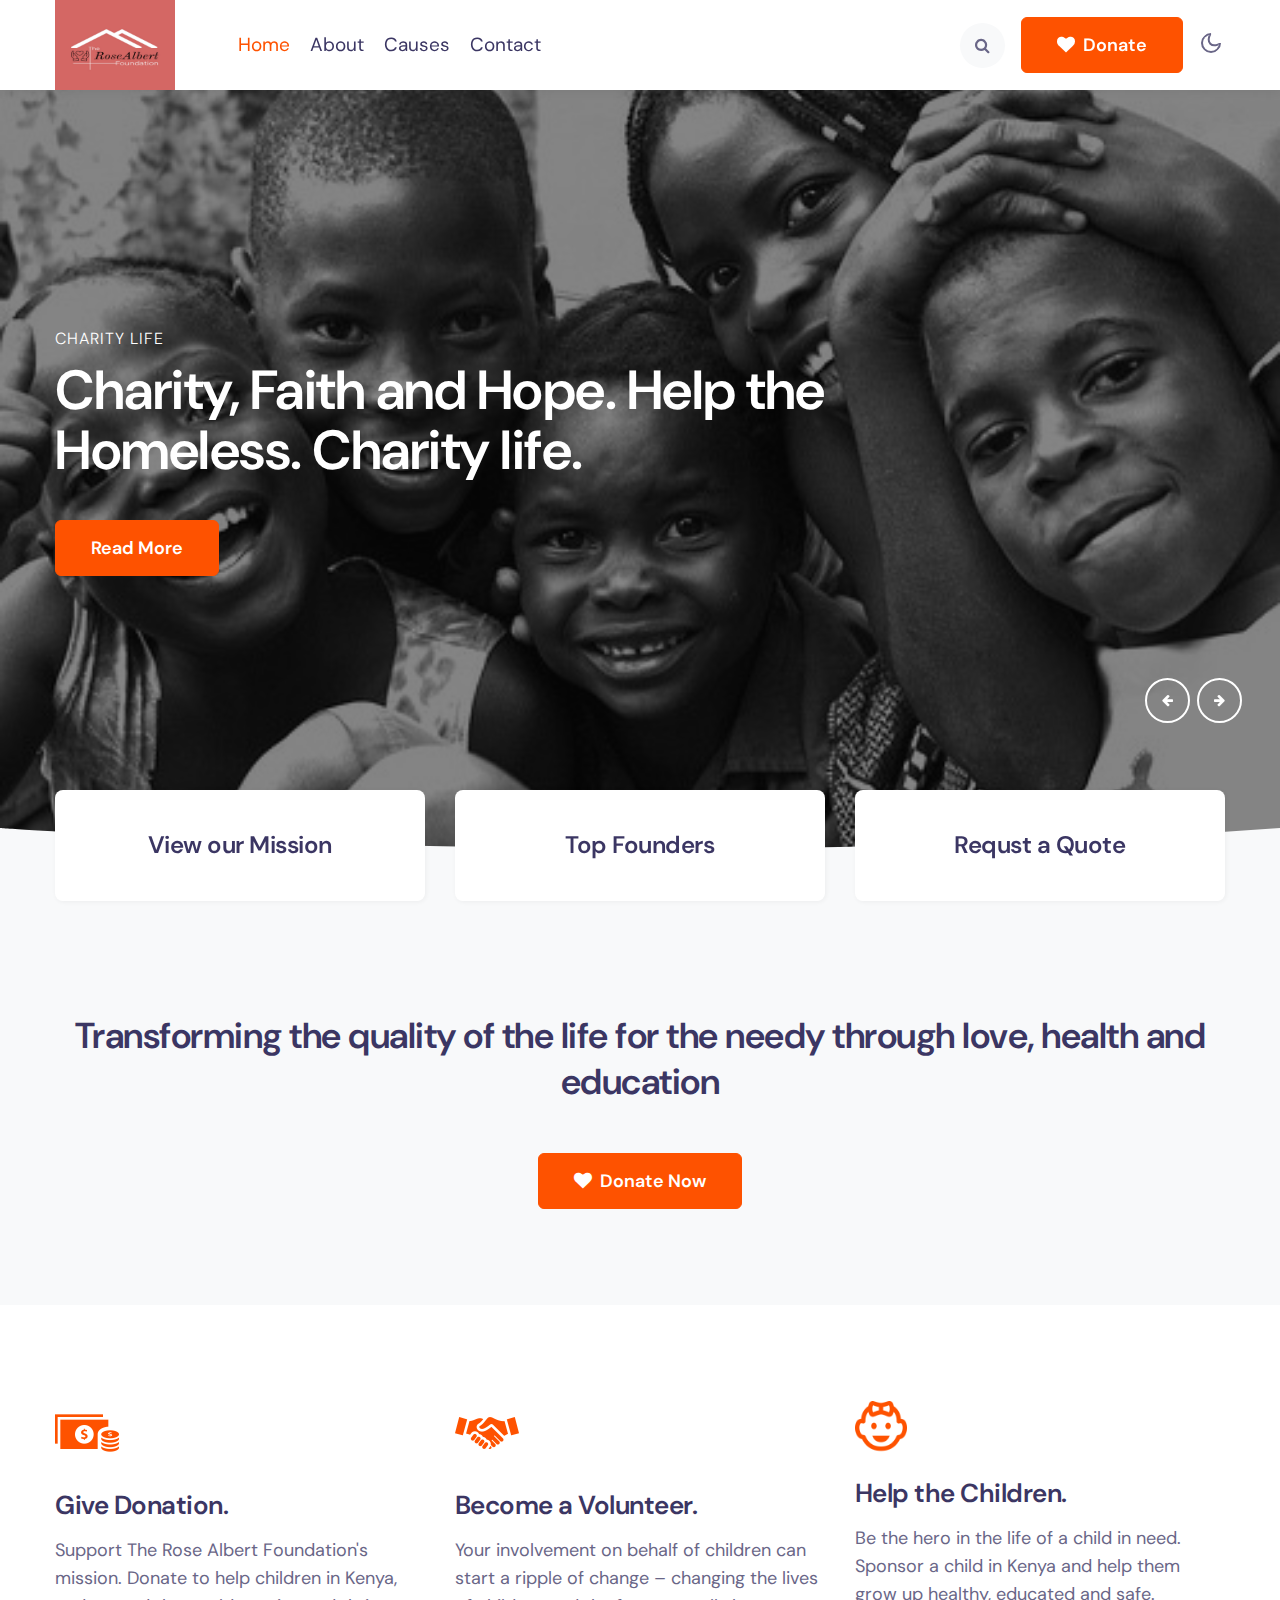
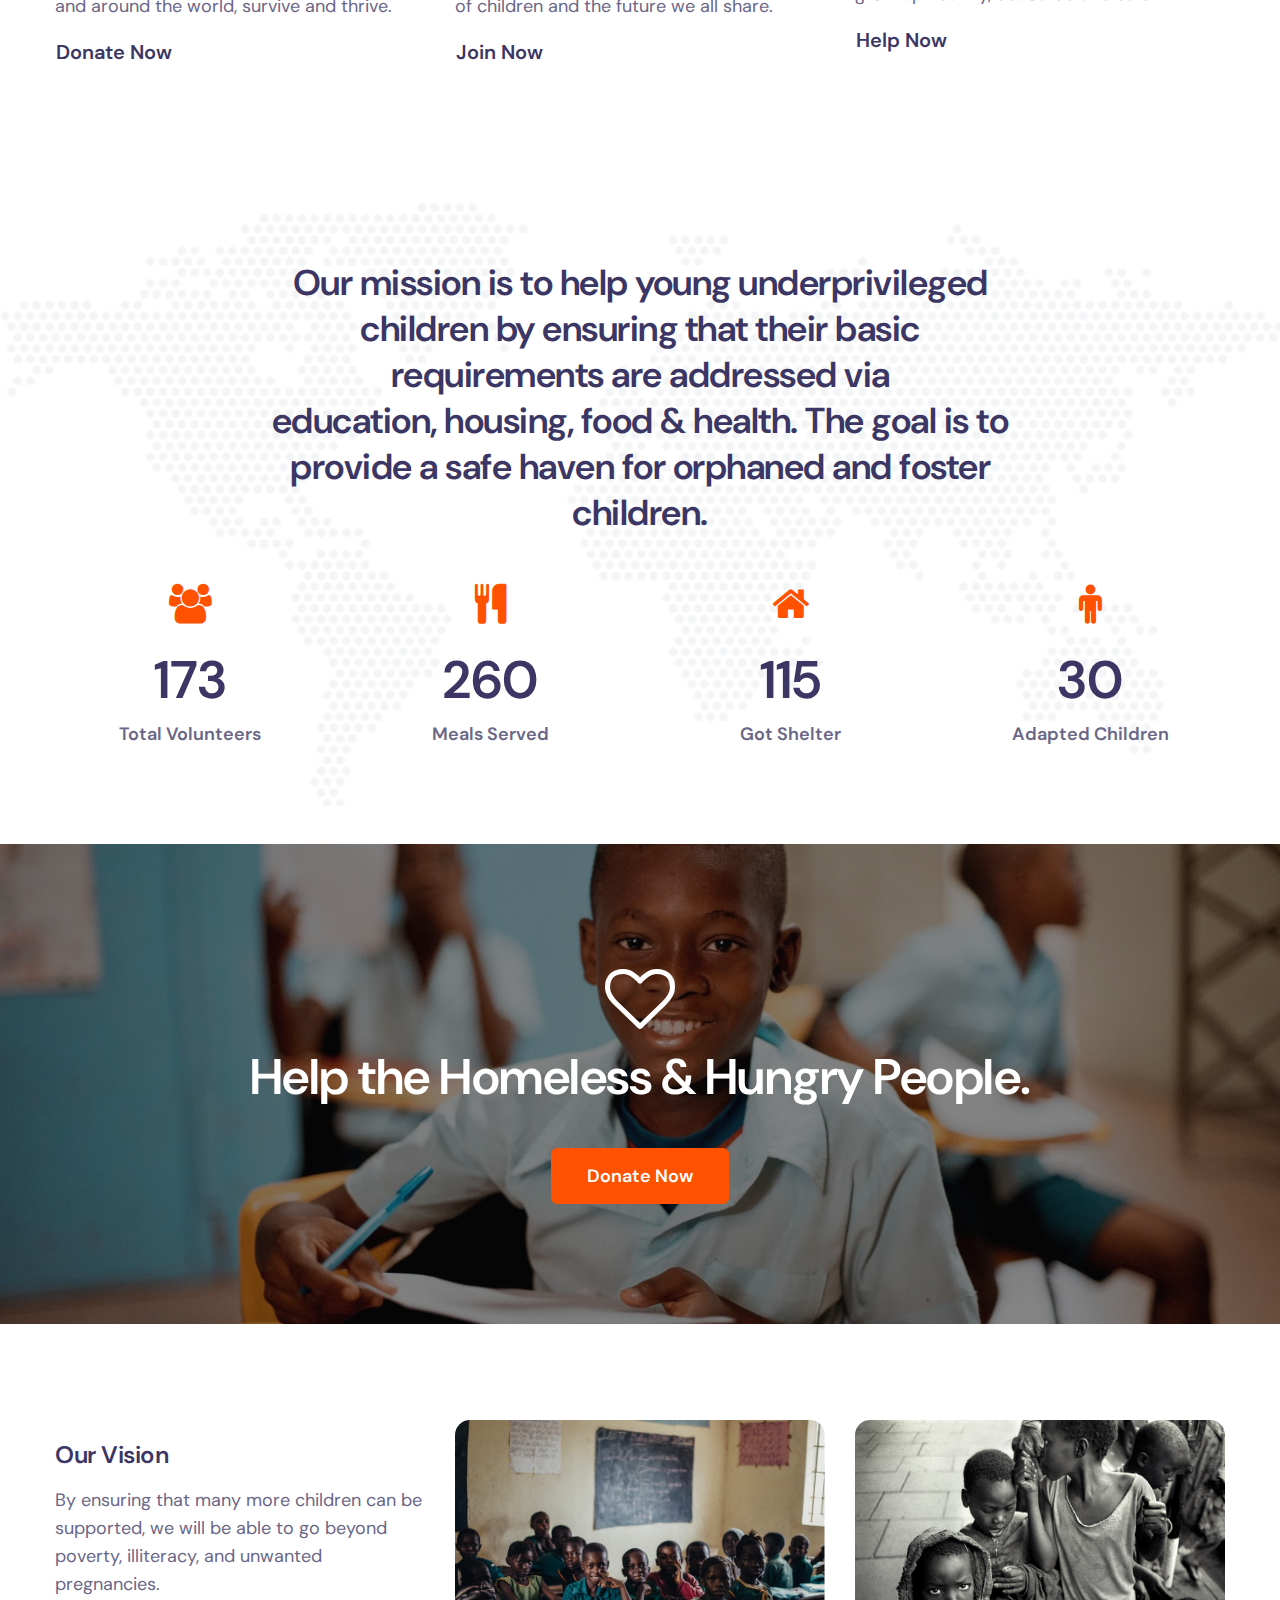
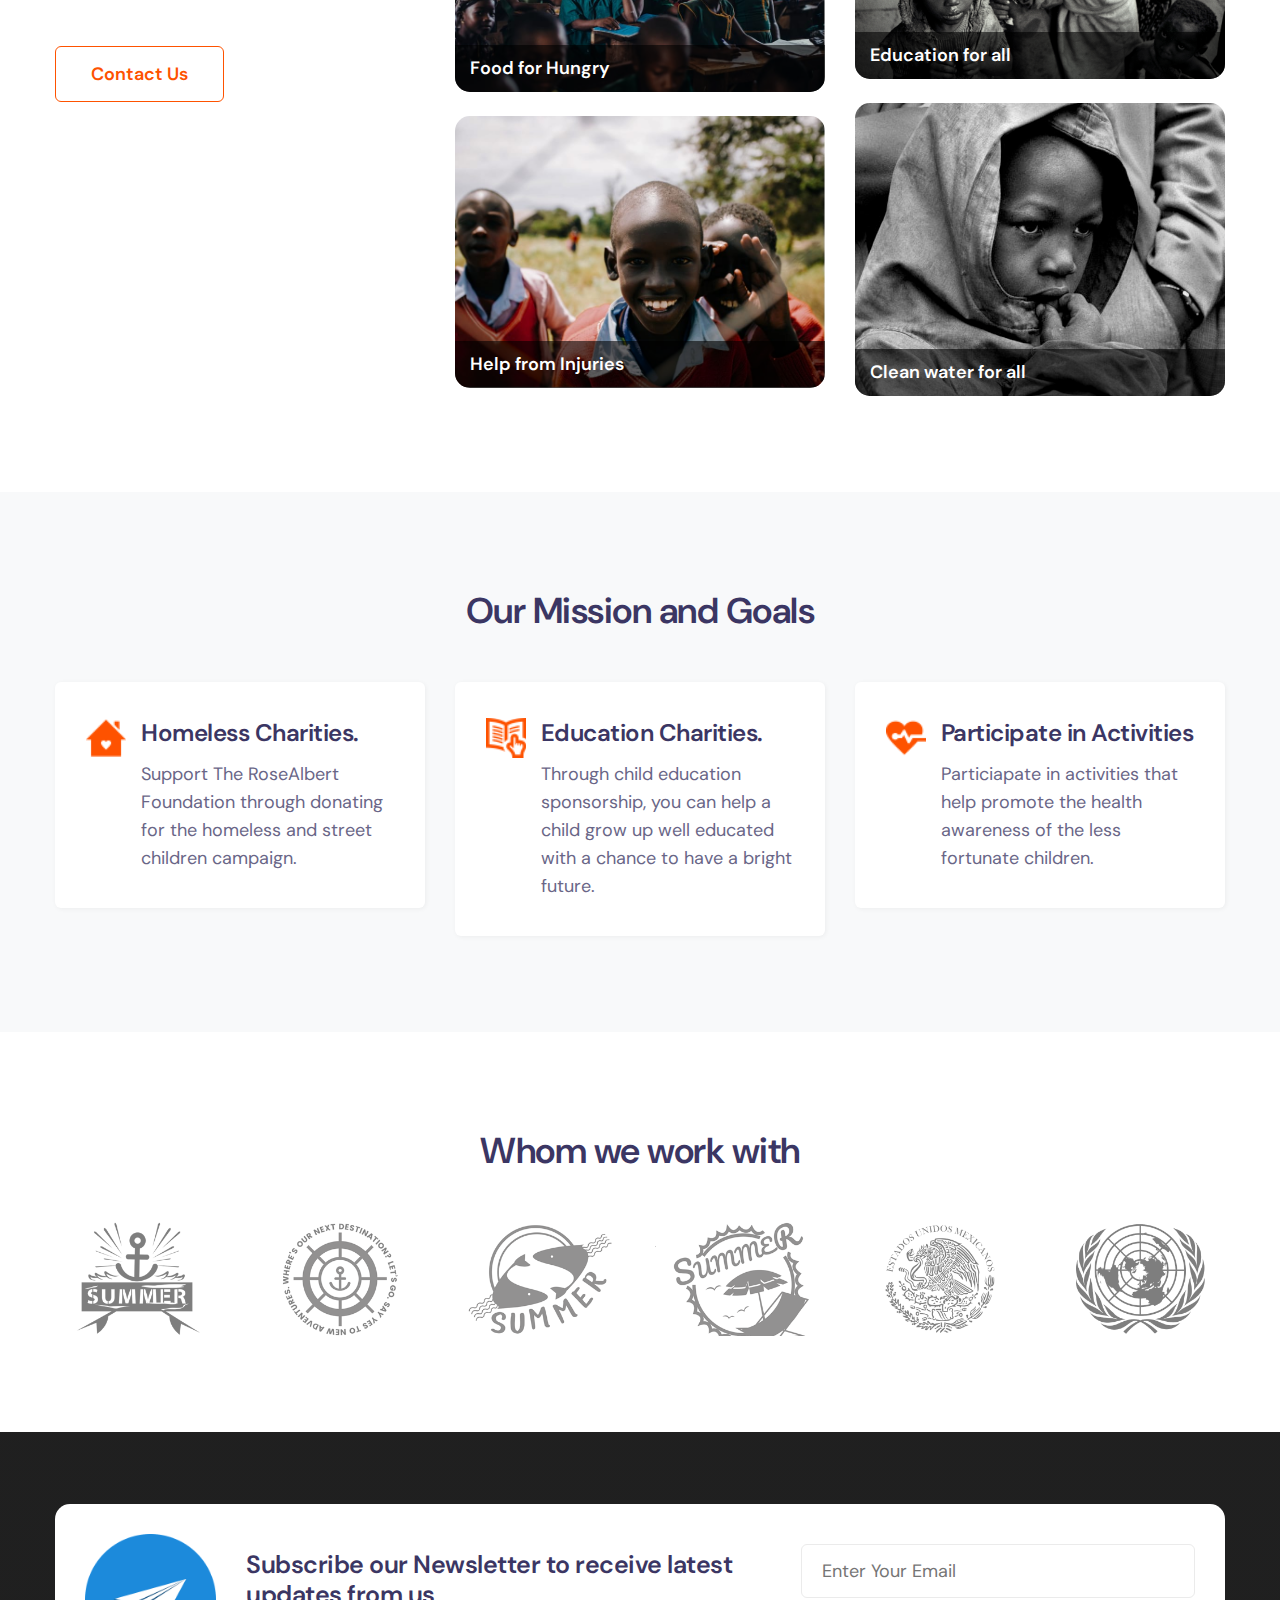
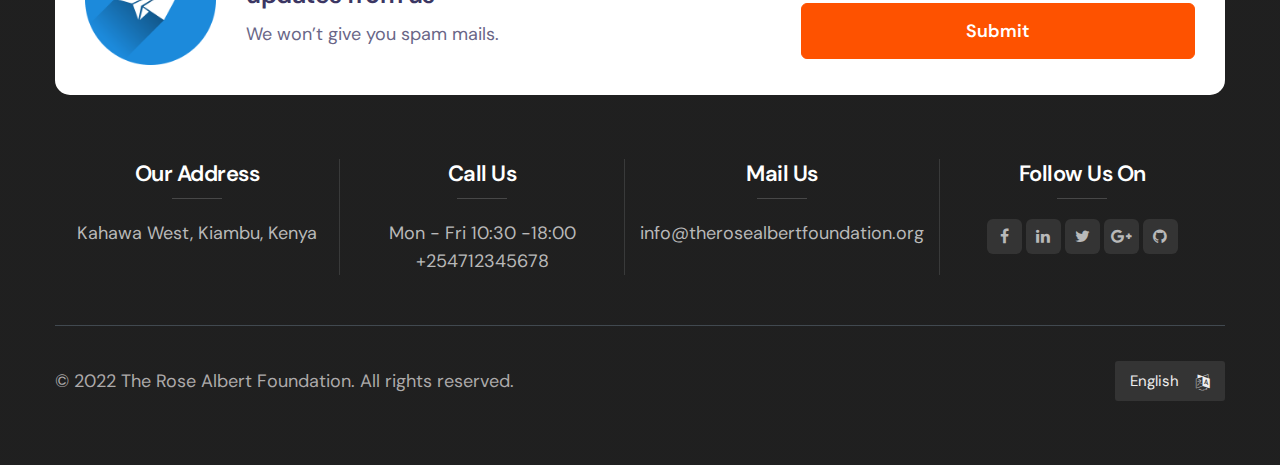
<file: index.html>
<!--
Author: W3layouts
Author URL: http://w3layouts.com
-->
<!doctype html>
<html lang="en">
  <head>
    <!-- Required meta tags -->
    <meta charset="utf-8">
    <meta name="viewport" content="width=device-width, initial-scale=1, shrink-to-fit=no">

    <title>The Rose Albert Foundation | Home </title>

    <link href="//fonts.googleapis.com/css2?family=DM+Sans:wght@400;700&display=swap" rel="stylesheet">
    
    <!-- Template CSS -->
    <link rel="stylesheet" href="assets/css/style-starter.css">
  </head>
  <body>
<!--header-->
<header id="site-header" class="fixed-top">
  <div class="container">
    <nav class="navbar navbar-expand-lg stroke">
      <h1><a class="navbar-brand mr-lg-5" href="index.html">
        <img src="assets/images/logo.jpg" height="90px" width="120px"/>
      </a></h1>
      <!-- if logo is image enable this   
    <a class="navbar-brand" href="#index.html">
        <img src="image-path" alt="Your logo" title="Your logo" style="height:35px;" />
    </a> -->
      <button class="navbar-toggler  collapsed bg-gradient" type="button" data-toggle="collapse"
        data-target="#navbarTogglerDemo02" aria-controls="navbarTogglerDemo02" aria-expanded="false"
        aria-label="Toggle navigation">
        <span class="navbar-toggler-icon fa icon-expand fa-bars"></span>
        <span class="navbar-toggler-icon fa icon-close fa-times"></span>
        </span>
      </button>

      <div class="collapse navbar-collapse" id="navbarTogglerDemo02">
        <ul class="navbar-nav w-100">
          <li class="nav-item active">
            <a class="nav-link" href="index.html">Home <span class="sr-only">(current)</span></a>
          </li>
          <li class="nav-item @@about__active">
            <a class="nav-link" href="about.html">About</a>
          </li>
          <li class="nav-item @@causes__active">
            <a class="nav-link" href="causes.html">Causes</a>
          </li>
          <li class="nav-item @@contact__active">
            <a class="nav-link" href="contact.html">Contact</a>
          </li>
          <li class="ml-lg-auto mr-lg-0 m-auto">
            <!--/search-right-->
            <div class="search-right">
              <a href="#search" title="search"><span class="fa fa-search" aria-hidden="true"></span></a>
              <!-- search popup -->
              <div id="search" class="pop-overlay">
                  <div class="popup">
                      <h4 class="mb-3">Search here</h4>
                      <form action="error.html" method="GET" class="search-box">
                          <input type="search" placeholder="Enter Keyword" name="search" required="required"
                              autofocus="">
                          <button type="submit" class="btn btn-style btn-primary">Search</button>
                      </form>

                  </div>
                  <a class="close" href="#close">×</a>
              </div>
              <!-- /search popup -->
          </div>
          <!--//search-right-->
          </li>
          <li class="align-self">
            <a href="#donate" class="btn btn-style btn-primary ml-lg-3 mr-lg-2"><span class="fa fa-heart mr-1"></span> Donate</a>
          </li>
        </ul>
      </div>
      <!-- toggle switch for light and dark theme -->
      <div class="mobile-position">
        <nav class="navigation">
          <div class="theme-switch-wrapper">
            <label class="theme-switch" for="checkbox">
              <input type="checkbox" id="checkbox">
              <div class="mode-container">
                <i class="gg-sun"></i>
                <i class="gg-moon"></i>
              </div>
            </label>
          </div>
        </nav>
      </div>
      <!-- //toggle switch for light and dark theme -->
    </nav>
  </div>
</header>
<!-- //header -->
<!-- main-slider -->
<section class="w3l-main-slider" id="home">
    <div class="companies20-content">
        <div class="owl-one owl-carousel owl-theme">
            <div class="item">
                <li>
                    <div class="slider-info banner-view bg bg2">
                        <div class="banner-info">
                            <div class="container">
                                <div class="banner-info-bg text-left">
                                    <p>Charity Life</p>
                                    <h5>Charity, Faith and Hope. Help the Homeless. Charity life.</h5>
                                    <a href="about.html" class="btn btn-primary btn-style">Read More</a>
                                </div>
                            </div>
                        </div>
                    </div>
                </li>
            </div>
            <div class="item">
                <li>
                    <div class="slider-info  banner-view banner-top1 bg bg2">
                        <div class="banner-info">
                            <div class="container">
                                <div class="banner-info-bg text-left">
                                    <p>Save Children</p>
                                    <h5>Donate with Kindness. Every amount Donated by you Counts.</h5>
                                    <a href="about.html" class="btn btn-primary btn-style">Read More</a>
                                </div>
                            </div>
                        </div>
                    </div>
                </li>
            </div>
            <div class="item">
                <li>
                    <div class="slider-info banner-view banner-top2 bg bg2">
                        <div class="banner-info">
                            <div class="container">
                                <div class="banner-info-bg text-left">
                                    <p>Unconditional Help</p>
                                    <h5>Give a Helping hand. We all need to come together. Our Mission.</h5>
                                    <a href="about.html" class="btn btn-primary btn-style">Read More</a>
                                </div>
                            </div>
                        </div>
                    </div>
                </li>
            </div>
            <div class="item">
                <li>
                    <div class="slider-info banner-view banner-top3 bg bg2">
                        <div class="banner-info">
                            <div class="container">
                                <div class="banner-info-bg text-left">
                                    <p>Unconditional Help</p>
                                    <h5>Should Children suffer this way? Don't leave Orphans alone</h5>
                                    <a href="about.html" class="btn btn-primary btn-style">Read More</a>
                                </div>
                            </div>
                        </div>
                    </div>
                </li>
            </div>
        </div>
    </div>
</section>
<!-- /main-slider -->
<!-- banner image bottom shape -->
<div class="position-relative">
    <div class="shape overflow-hidden">
        <svg viewBox="0 0 2880 48" fill="none" xmlns="http://www.w3.org/2000/svg">
            <path d="M0 48H1437.5H2880V0H2160C1442.5 52 720 0 720 0H0V48Z" fill="currentColor">
            </path>
        </svg>
    </div>
</div>
<!-- //banner image bottom shape -->
<!-- home page block1 -->
<section class="homeblock1">
    <div class="container">
        <div class="row">
            <div class="col-lg-4 col-md-6 col-sm-12">
                <div class="box-wrap">
                    <h4><a href="#mission">View our Mission</a></h4>
                </div>
            </div>
            <div class="col-lg-4 col-md-6 col-sm-12 mt-md-0 mt-sm-4 mt-3">
                <div class="box-wrap">
                    <h4><a href="#team">Top Founders</a></h4>
                </div>
            </div>
            <div class="col-lg-4 col-md-6 col-sm-12 mt-lg-0 mt-sm-4 mt-3">
                <div class="box-wrap">
                    <h4><a href="contact.html">Requst a Quote</a></h4>
                </div>
            </div>
        </div>
    </div>
</section>
<!-- //home page block1 -->
<!-- middle -->
	<div class="middle py-5" id="facts">
		<div class="container pt-lg-3">
			<div class="welcome-left text-center py-md-5 py-3">
                <h3 class="title-big">Transforming the quality of the life for the needy through love, health and education</h3>
                <!-- <p class="my-3">Under 7% for admin, fundraising, and salaries.</p>
                <h4>Thank you for your continued Support </h4> -->
				<a href="#donate" class="btn btn-style btn-primary mt-sm-5 mt-4"><span class="fa fa-heart mr-1"></span> Donate Now</a>
			</div>
		</div>
	</div>
	<!-- //middle -->

<!-- /bottom-grids-->
<section class="w3l-bottom-grids-6 py-5">
    <div class="container py-lg-5 py-md-4 py-2">
        <div class="grids-area-hny main-cont-wthree-fea row">
            <div class="col-lg-4 col-md-6 grids-feature">
                <div class="area-box">
                    <img src="assets/images/donate.png" alt="">
                    <h4><a href="#feature" class="title-head">Give Donation.</a></h4>
                    <p class="mb-3">Support The Rose Albert Foundation's mission. Donate to help children in Kenya, and around the world, survive and thrive.</p>
                    <a href="#donate" class="btn btn-text">Donate Now </a>
                </div>
            </div>
            <div class="col-lg-4 col-md-6 grids-feature mt-md-0 mt-5">
                <div class="area-box">
                    <img src="assets/images/volunteer.png" alt="">
                    <h4><a href="#feature" class="title-head">Become a Volunteer.</a></h4>
                    <p class="mb-3">Your involvement on behalf of children can start a ripple of change – changing the lives of children and the future we all share.</p>
                    <a href="contact.html" class="btn btn-text">Join Now </a>
                </div>
            </div>
            <div class="col-lg-4 col-md-6 grids-feature mt-lg-0 mt-5">
                <div class="area-box">
                    <img src="assets/images/child.png" alt="" width="52px"> 
                    <h4><a href="#feature" class="title-head">Help the Children.</a></h4>
                    <p class="mb-3">Be the hero in the life of a child in need. Sponsor a child in Kenya and help them grow up healthy, educated and safe.</p>
                    <a href="#donate" class="btn btn-text">Help Now </a>
                </div>
            </div>
        </div>
    </div>
</section>
<!-- //bottom-grids-->
<!-- stats -->
<section class="w3_stats py-5" id="stats">
    <div class="container py-lg-5 py-md-4 py-2">
        <div class="title-content text-center">
            <h3 class="title-big">Our mission is to help young underprivileged children by ensuring that their basic requirements are addressed via education, housing, food & health. The goal is to provide a safe haven for orphaned and foster children.</h3>
        </div>
        <div class="w3-stats text-center">
            <div class="row">
                <div class="col-md-3 col-6">
                    <div class="counter">
                        <span class="fa fa-users"></span>
                        <div class="timer count-title count-number mt-3" data-to="1500" data-speed="1500"></div>
                        <p class="count-text ">Total Volunteers</p>
                    </div>
                </div>
                <div class="col-md-3 col-6">
                    <div class="counter">
                        <span class="fa fa-cutlery"></span>
                        <div class="timer count-title count-number mt-3" data-to="2256" data-speed="1500"></div>
                        <p class="count-text ">Meals Served</p>
                    </div>
                </div>
                <div class="col-md-3 col-6">
                    <div class="counter">
                        <span class="fa fa-home"></span>
                        <div class="timer count-title count-number mt-3" data-to="1000" data-speed="1500"></div>
                        <p class="count-text ">Got Shelter</p>
                    </div>
                </div>
                <div class="col-md-3 col-6">
                    <div class="counter">
                        <span class="fa fa-male"></span>
                        <div class="timer count-title count-number mt-3" data-to="260" data-speed="1500"></div>
                        <p class="count-text ">Adapted Children</p>
                    </div>
                </div>
            </div>
        </div>
    </div>
</section>
<!-- //stats -->
<!-- bg -->
<div class="w3l-bg py-5">
    <div class="container py-lg-5 py-md-4">
        <div class="welcome-left text-center py-lg-4">
            <span class="fa fa-heart-o"></span>
            <h3 class="title-big">Help the Homeless & Hungry People.</h3>
            <a href="#donate" class="btn btn-style btn-primary mt-sm-5 mt-4">Donate Now</a>
        </div>
    </div>
</div>
<!-- //bg -->
<section class="w3l-index5 py-5" id="causes">
    <div class="container py-lg-5 py-md-4">
        <div class="row">
            <div class="col-lg-4">
                <div class="header-section">
                    
                    <h4>Our Vision</h4>
                    <p class="mt-3 mb-lg-5 mb-4"> By ensuring that many more children can be supported, we will be able to go beyond poverty, illiteracy, and unwanted pregnancies.</p>
                </div>
                <a href="contact.html" class="btn btn-outline-primary btn-style">Contact Us</a>
            </div>
            <div class="col-lg-4 col-md-6 mt-lg-0 mt-5">
                <div class="img-block">
                    <a href="causes.html">
                        <img src="assets/images/blog5.jpg" class="img-fluid radius-image-full" alt="image" />
                        <span class="title">Food for Hungry</span>
                    </a>
                </div>
                <div class="img-block mt-4">
                    <a href="causes.html"> <img src="assets/images/blog2.jpg" class="img-fluid radius-image-full"
                            alt="image" />
                        <span class="title">Help from Injuries</span>
                    </a>
                </div>
            </div>
            <div class="col-lg-4 col-md-6 mt-lg-0 mt-md-5 mt-4">
                <div class="img-block">
                    <a href="causes.html"> <img src="assets/images/image-asset.jpeg" class="img-fluid radius-image-full"
                            alt="image" />
                        <span class="title">Education for all</span>
                    </a>
                </div>
                <div class="img-block mt-4">
                    <a href="causes.html">
                        <img src="assets/images/image-asset-1.jpeg" class="img-fluid radius-image-full" alt="image" />
                        <span class="title">Clean water for all</span>
                    </a>
                </div>
            </div>
        </div>
    </div>
</section>

<section class="w3-services-ab py-5" id="mission">
    <div class="container py-lg-5 py-md-4">
        <h3 class="title-big text-center mb-5">Our Mission and Goals</h3>
        <div class="w3-services-grids">
            <div class="fea-gd-vv row">
                <div class="col-lg-4 col-md-6">
                    <div class="float-lt feature-gd">
                        <div class="icon">
                            <img src="assets/images/home.png" alt="" class="img-fluid">
                        </div>
                        <div class="icon-info">
                            <h5>Homeless Charities.</h5>
                            <p> Support The RoseAlbert Foundation through donating for the homeless and street children campaign.</p>

                        </div>
                    </div>
                </div>
                <div class="col-lg-4 col-md-6 mt-md-0 mt-4">
                    <div class="float-mid feature-gd">
                        <div class="icon">
                            <img src="assets/images/education.png" alt="" class="img-fluid">
                        </div>
                        <div class="icon-info">
                            <h5>Education Charities.</h5>
                            <p> Through child education sponsorship, you can help a child grow up well educated with a chance to have a bright future.</p>
                        </div>
                    </div>
                </div>
                <div class="col-lg-4 col-md-6 mt-lg-0 mt-4">
                    <div class="float-rt feature-gd">
                        <div class="icon">
                            <img src="assets/images/health.png" alt="" class="img-fluid">
                        </div>
                        <div class="icon-info">
                            <h5>Participate in Activities</h5>
                            <p> Particiapate in activities that help promote the health awareness of the less fortunate children.</p>
                        </div>
                    </div>
                </div>
                <!-- <div class="col-lg-4 col-md-6 mt-4 pt-md-2">
                    <div class="float-lt feature-gd">
                        <div class="icon">
                            <img src="assets/images/icon1.png" alt="" class="img-fluid">
                        </div>
                        <div class="icon-info">
                            <h5>Animal Charities.</h5>
                            <p> Lorem ipsum dolor sit amet, dolor elit, sed eiusmod init
                                tempor primis in init.</p>

                        </div>
                    </div>
                </div>
                <div class="col-lg-4 col-md-6 mt-4 pt-md-2">
                    <div class="float-lt feature-gd">
                        <div class="icon">
                            <img src="assets/images/food.png" alt="" class="img-fluid">
                        </div>
                        <div class="icon-info">
                            <h5>Food Charities.</h5>
                            <p> Lorem ipsum dolor sit amet, dolor elit, sed eiusmod init
                                tempor primis in init.</p>

                        </div>
                    </div>
                </div>
                <div class="col-lg-4 col-md-6 mt-4 pt-md-2">
                    <div class="float-lt feature-gd">
                        <div class="icon">
                            <img src="assets/images/eco.png" alt="" class="img-fluid">
                        </div>
                        <div class="icon-info">
                            <h5>Eco Charities.</h5>
                            <p> Lorem ipsum dolor sit amet, dolor elit, sed eiusmod init
                                tempor primis in init.</p>

                        </div>
                    </div>
                </div> -->
            </div>
        </div>
    </div>
</section>

<section class="w3l-clients py-5" id="clients">
    <div class="call-w3 py-lg-5 py-md-4">
        <div class="container">
            <h3 class="title-big text-center">Whom we work with</h3>
            <div class="company-logos text-center mt-5">
                <div class="row logos">
                    <div class="col-lg-2 col-md-3 col-4">
                        <img src="assets/images/brand1.png" alt="" class="img-fluid">
                    </div>
                    <div class="col-lg-2 col-md-3 col-4">
                        <img src="assets/images/brand2.png" alt="" class="img-fluid">
                    </div>
                    <div class="col-lg-2 col-md-3 col-4">
                        <img src="assets/images/brand3.png" alt="" class="img-fluid">
                    </div>
                    <div class="col-lg-2 col-md-3 col-4 mt-md-0 mt-4">
                        <img src="assets/images/brand4.png" alt="" class="img-fluid">
                    </div>
                    <div class="col-lg-2 col-md-3 col-4 mt-lg-0 mt-4">
                        <img src="assets/images/brand5.png" alt="" class="img-fluid">
                    </div>
                    <div class="col-lg-2 col-md-3 col-4 mt-lg-0 mt-4">
                        <img src="assets/images/brand6.png" alt="" class="img-fluid">
                    </div>
                </div>
            </div>
        </div>
    </div>
</section>
<!-- footer 14 -->
<div class="w3l-footer-main">
  <div class="w3l-sub-footer-content">
      <section class="_form-3">
          <div class="form-main">
              <div class="container">
                  <div class="middle-section grid-column top-bottom">
                      <div class="image grid-three-column">
                          <img src="assets/images/subscribe.png" alt="" class="img-fluid radius-image-full">
                      </div>
                      <div class="text-grid grid-three-column">
                          <h2>Subscribe our Newsletter to receive latest updates from us</h2>
                          <p>We won’t give you spam mails.</p>
                      </div>
                      <div class="form-text grid-three-column">
                          <form action="/" method="GET">
                              <input type="email" name=" placeholder" placeholder="Enter Your Email" required="">
                              <button type="submit" class="btn btn-style btn-primary">Submit</button>
                          </form>
                      </div>
                  </div>
              </div>
          </div>
      </section>
      <!-- Footers-14 -->
      <footer class="footer-14">
          <div id="footers14-block">
              <div class="container">
                  <div class="footers20-content">
                      <div class="d-grid grid-col-4 grids-content">
                          <div class="column">
                              <h4>Our Address</h4>
                                <p>Kahawa West, Kiambu, Kenya</p>
                          </div>
                          <div class="column">
                              <h4>Call Us</h4>
                              <p>Mon - Fri 10:30 -18:00</p>
                              <p><a href="tel:++254712345678">+254712345678</a></p>
                          </div>
                          <div class="column">
                              <h4>Mail Us</h4>
                              <p><a href="mailto:info@therosealbertfoundation.org">info@therosealbertfoundation.org</a></p>
                          </div>
                          <div class="column">
                              <h4>Follow Us On</h4>
                              <ul>
                                  <li><a href="#facebook"><span class="fa fa-facebook"
                                              aria-hidden="true"></span></a>
                                  </li>
                                  <li><a href="#linkedin"><span class="fa fa-linkedin"
                                              aria-hidden="true"></span></a>
                                  </li>
                                  <li><a href="#twitter"><span class="fa fa-twitter"
                                              aria-hidden="true"></span></a>
                                  </li>
                                  <li><a href="#google"><span class="fa fa-google-plus"
                                              aria-hidden="true"></span></a>
                                  </li>
                                  <li><a href="#github"><span class="fa fa-github" aria-hidden="true"></span></a>
                                  </li>
                              </ul>
                          </div>
                      </div>
                  </div>
                  <div class="footers14-bottom d-flex">
                      <div class="copyright">
                          <p>© 2022 The Rose Albert Foundation. All rights reserved.</p>
                      </div>
                      <div class="language-select d-flex">
                          <span class="fa fa-language" aria-hidden="true"></span>
                          <select>
                              <option>English</option>
                              <option>Kiswahili</option>
                              <option>French</option>
              
                          </select>
                      </div>
                  </div>
              </div>
          </div>
          <!-- move top -->
          <button onclick="topFunction()" id="movetop" title="Go to top">
              &uarr;
          </button>
          <script>
              // When the user scrolls down 20px from the top of the document, show the button
              window.onscroll = function () {
                  scrollFunction()
              };

              function scrollFunction() {
                  if (document.body.scrollTop > 20 || document.documentElement.scrollTop > 20) {
                      document.getElementById("movetop").style.display = "block";
                  } else {
                      document.getElementById("movetop").style.display = "none";
                  }
              }

              // When the user clicks on the button, scroll to the top of the document
              function topFunction() {
                  document.body.scrollTop = 0;
                  document.documentElement.scrollTop = 0;
              }
          </script>
          <!-- /move top -->

      </footer>
      <!-- Footers-14 -->
  </div>
</div>
<!-- //footer 14 -->

<script src="assets/js/jquery-3.3.1.min.js"></script> <!-- Common jquery plugin -->

<script src="assets/js/theme-change.js"></script><!-- theme switch js (light and dark)-->
<script src="assets/js/owl.carousel.js"></script>

<!-- script for banner slider-->
<script>
  $(document).ready(function () {
    $('.owl-one').owlCarousel({
      loop: true,
      dots: false,
      margin: 0,
      nav: true,
      responsiveClass: true,
      autoplay: true,
      autoplayTimeout: 5000,
      autoplaySpeed: 1000,
      autoplayHoverPause: false,
      responsive: {
        0: {
          items: 1
        },
        480: {
          items: 1
        },
        667: {
          items: 1
        },
        1000: {
          items: 1
        }
      }
    })
  })
</script>
<!-- //script -->

<!-- script for tesimonials carousel slider -->
<script>
  $(document).ready(function () {
    $("#owl-demo1").owlCarousel({
      loop: true,
      margin: 20,
      nav: false,
      responsiveClass: true,
      responsive: {
        0: {
          items: 1
        },
        736: {
          items: 1
        },
        1000: {
          items: 2,
          loop: false
        }
      }
    })
  })
</script>
<!-- //script for tesimonials carousel slider -->

<script src="assets/js/counter.js"></script>

<!--/MENU-JS-->
<script>
  $(window).on("scroll", function () {
    var scroll = $(window).scrollTop();

    if (scroll >= 80) {
      $("#site-header").addClass("nav-fixed");
    } else {
      $("#site-header").removeClass("nav-fixed");
    }
  });

  //Main navigation Active Class Add Remove
  $(".navbar-toggler").on("click", function () {
    $("header").toggleClass("active");
  });
  $(document).on("ready", function () {
    if ($(window).width() > 991) {
      $("header").removeClass("active");
    }
    $(window).on("resize", function () {
      if ($(window).width() > 991) {
        $("header").removeClass("active");
      }
    });
  });
</script>
<!--//MENU-JS-->

<!-- disable body scroll which navbar is in active -->
<script>
  $(function () {
    $('.navbar-toggler').click(function () {
      $('body').toggleClass('noscroll');
    })
  });
</script>
<!-- //disable body scroll which navbar is in active -->

<!--bootstrap-->
<script src="assets/js/bootstrap.min.js"></script>
<!-- //bootstrap-->
</body>

</html>
</file>
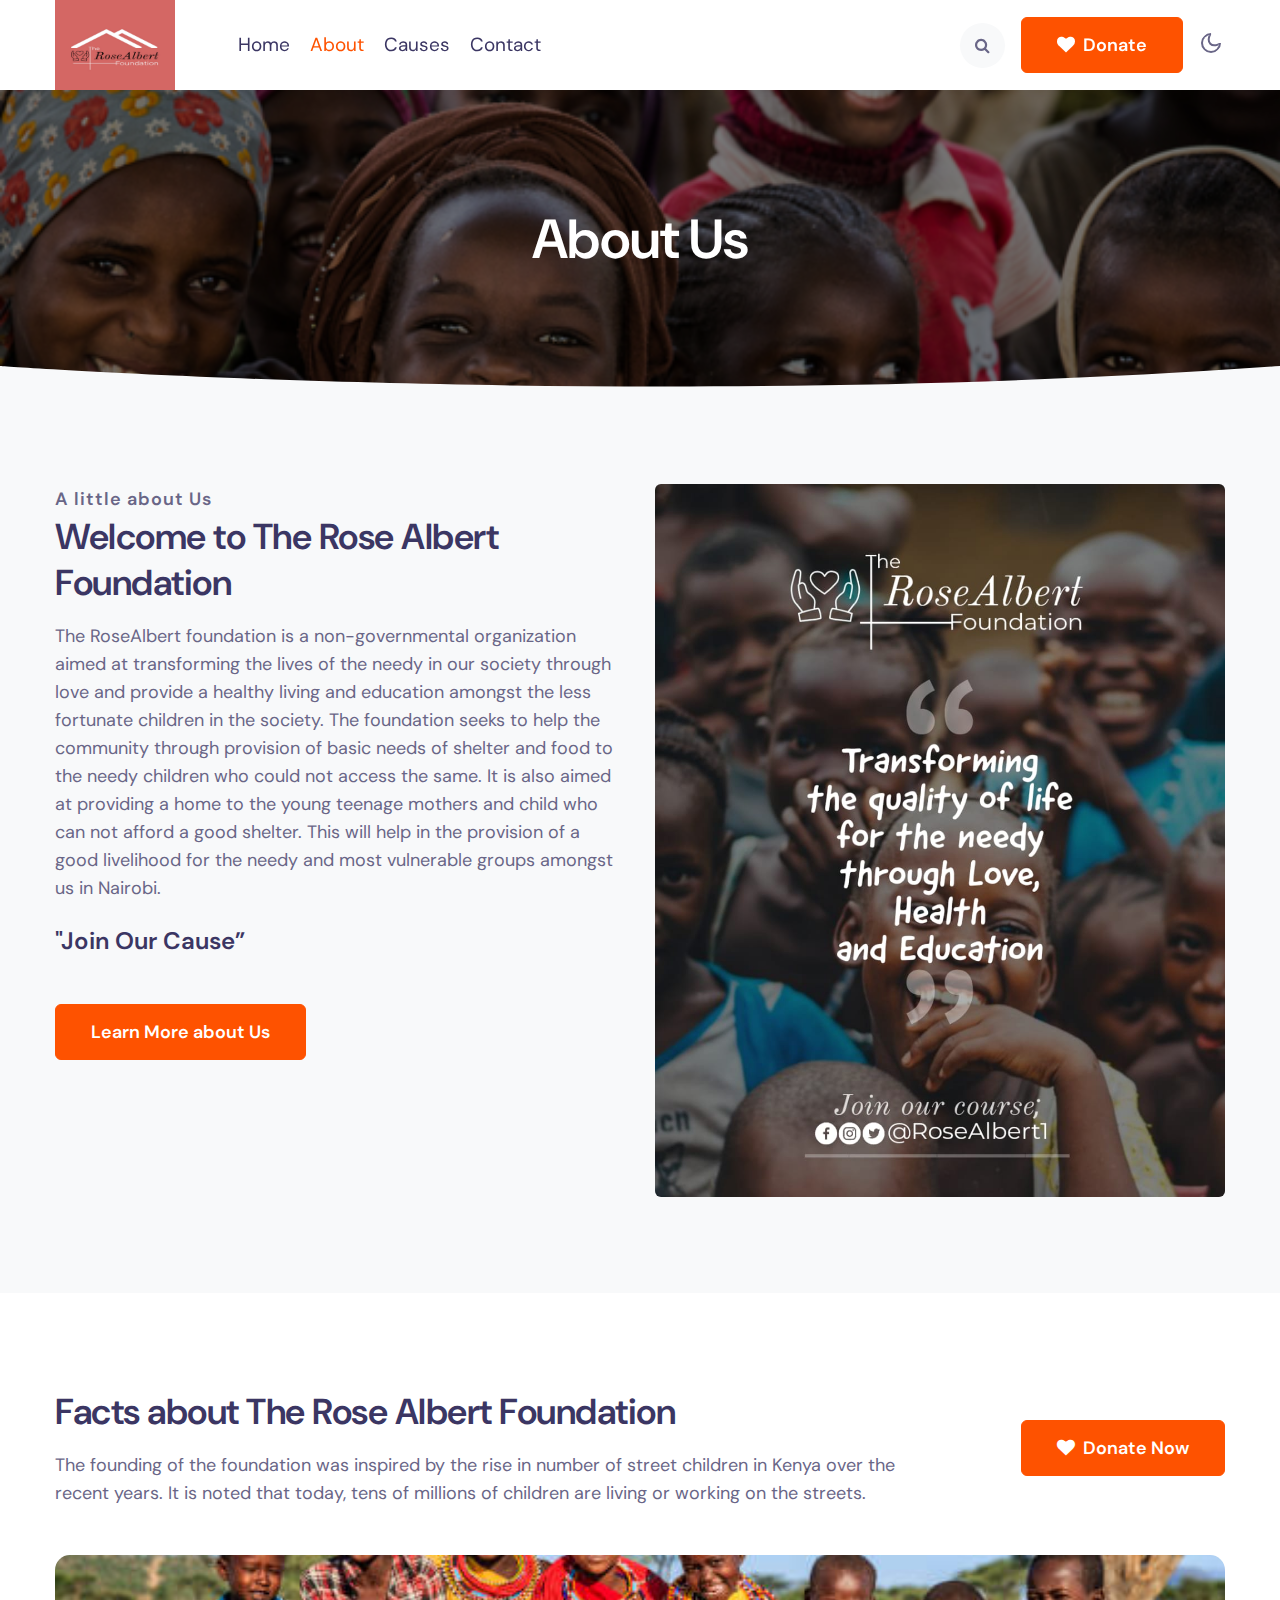
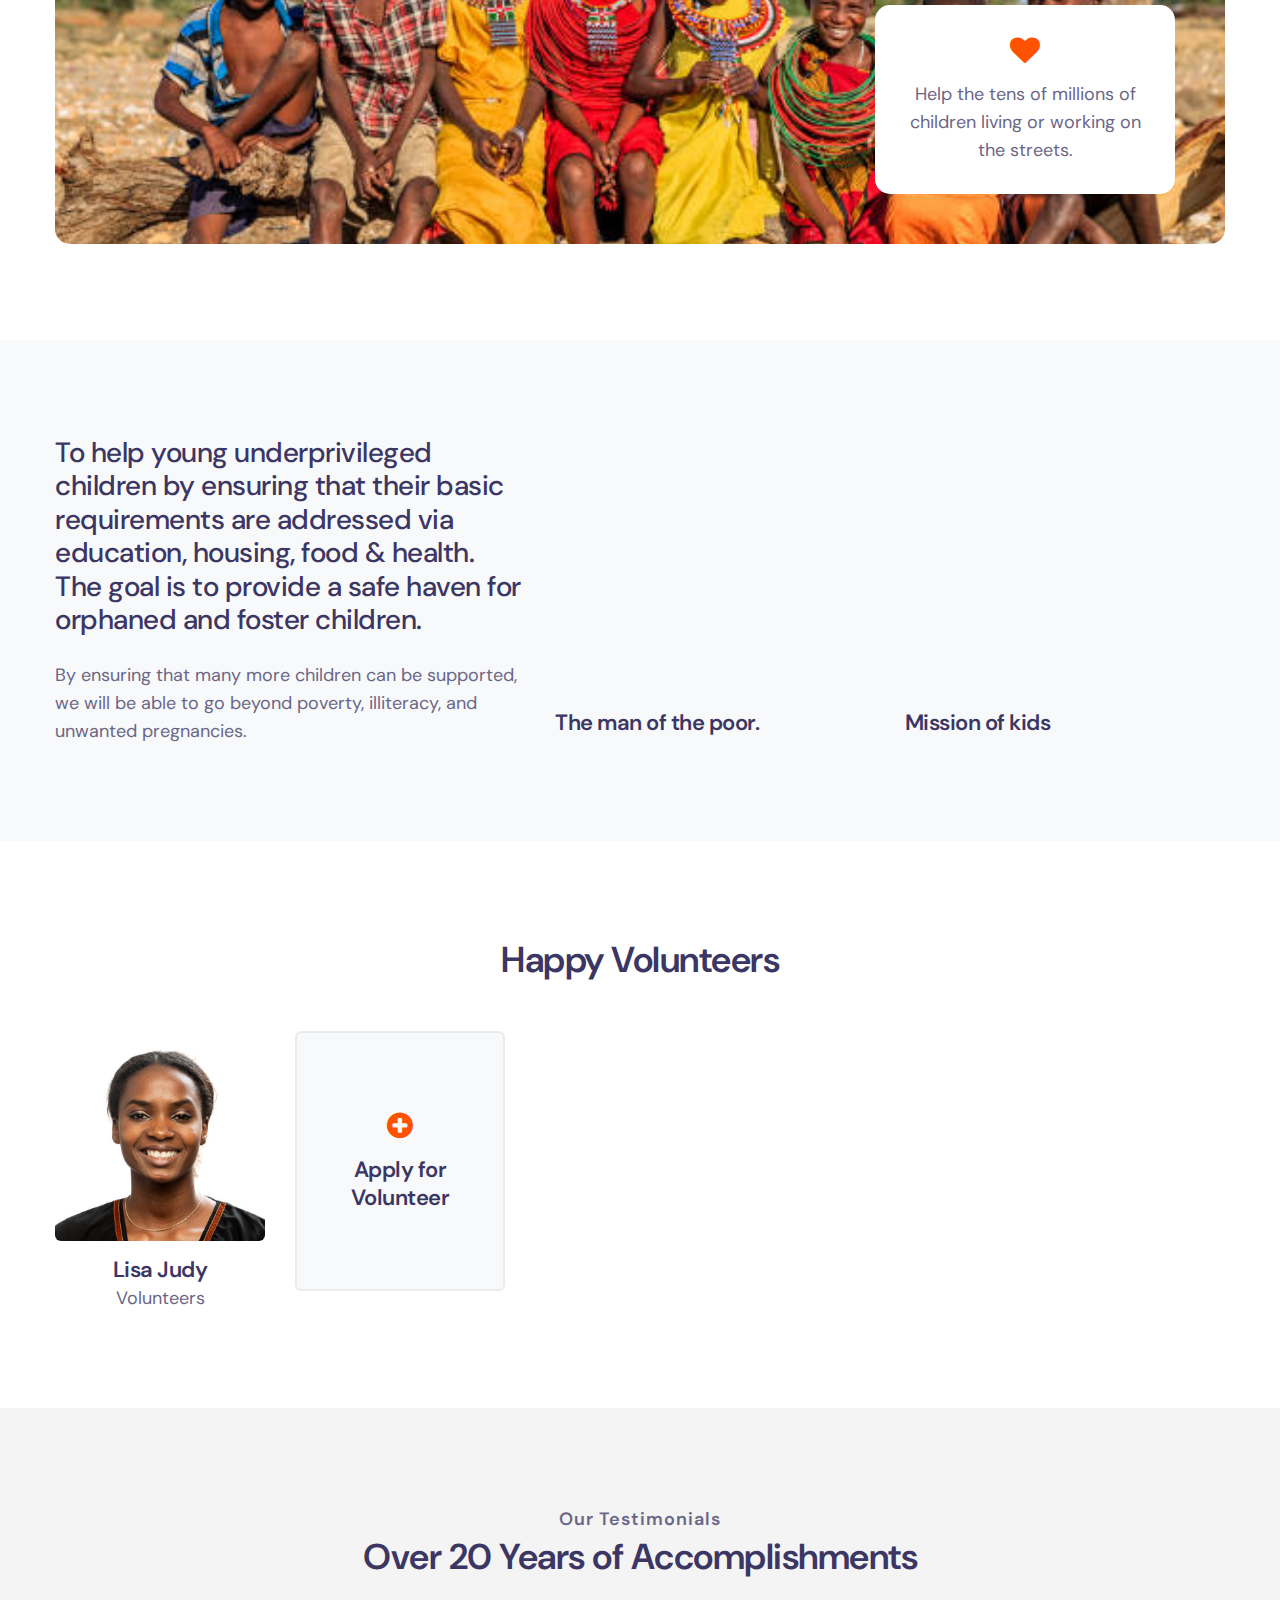
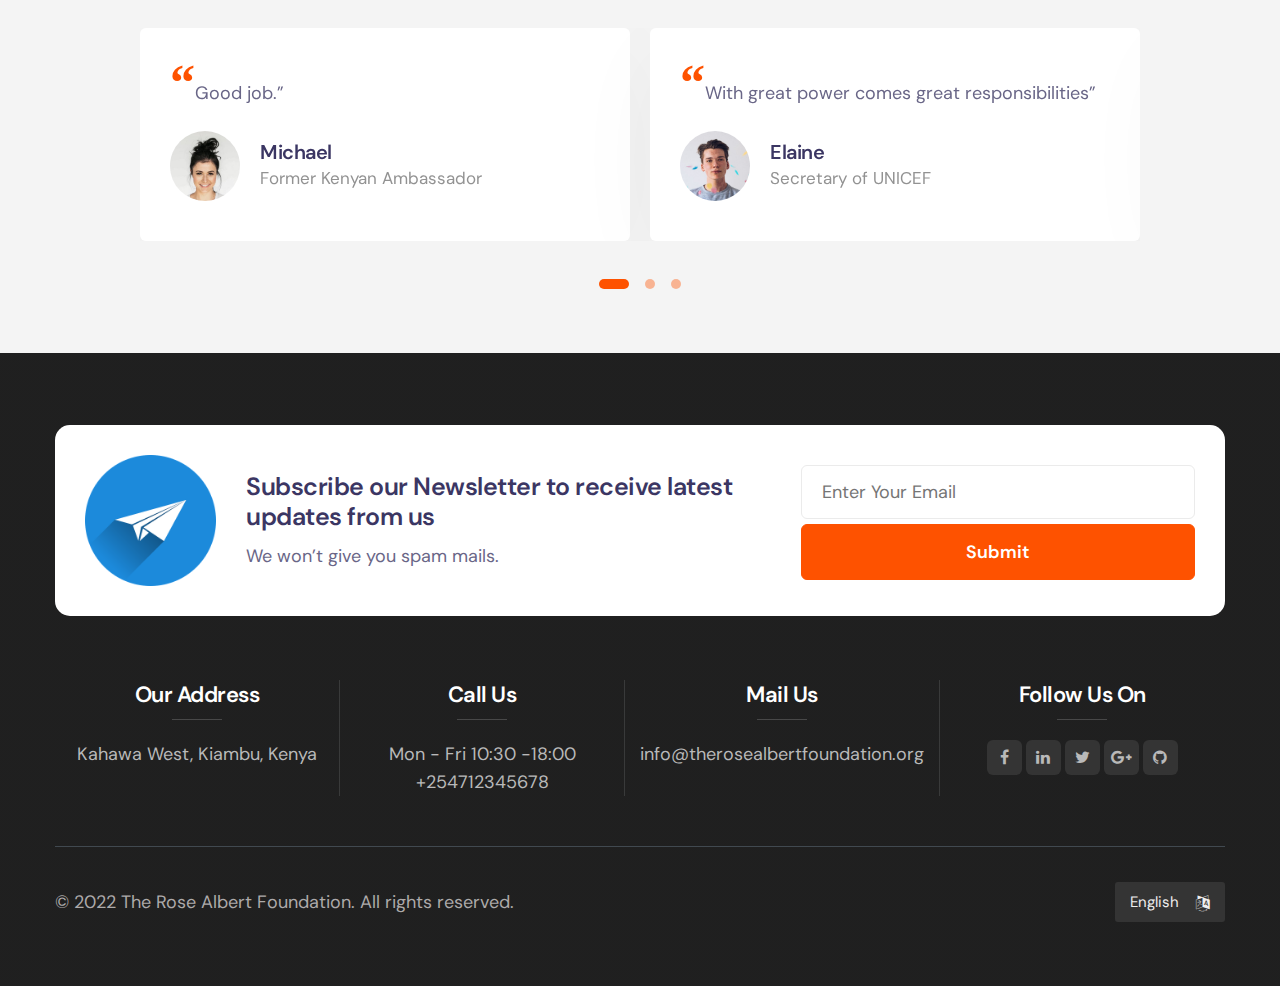
<file: about.html>
<!--
Author: W3layouts
Author URL: http://w3layouts.com
-->
<!doctype html>
<html lang="en">
  <head>
    <!-- Required meta tags -->
    <meta charset="utf-8">
    <meta name="viewport" content="width=device-width, initial-scale=1, shrink-to-fit=no">

    <title>The Rose Albert Foundation | About </title>

    <link href="//fonts.googleapis.com/css2?family=DM+Sans:wght@400;700&display=swap" rel="stylesheet">
    
    <!-- Template CSS -->
    <link rel="stylesheet" href="assets/css/style-starter.css">
  </head>
  <body>
<!--header-->
<header id="site-header" class="fixed-top">
  <div class="container">
    <nav class="navbar navbar-expand-lg stroke">
      <h1><a class="navbar-brand mr-lg-5" href="index.html">
        <img src="assets/images/logo.jpg" height="90px" width="120px"/>
      </a></h1>

        
      <!-- if logo is image enable this   
    <a class="navbar-brand" href="#index.html">
        <img src="image-path" alt="Your logo" title="Your logo" style="height:35px;" />
    </a> -->
      <button class="navbar-toggler  collapsed bg-gradient" type="button" data-toggle="collapse"
        data-target="#navbarTogglerDemo02" aria-controls="navbarTogglerDemo02" aria-expanded="false"
        aria-label="Toggle navigation">
        <span class="navbar-toggler-icon fa icon-expand fa-bars"></span>
        <span class="navbar-toggler-icon fa icon-close fa-times"></span>
        </span>
      </button>

      <div class="collapse navbar-collapse" id="navbarTogglerDemo02">
        <ul class="navbar-nav w-100">
          <li class="nav-item @@home__active">
            <a class="nav-link" href="index.html">Home <span class="sr-only">(current)</span></a>
          </li>
          <li class="nav-item active">
            <a class="nav-link" href="about.html">About</a>
          </li>
          <li class="nav-item @@causes__active">
            <a class="nav-link" href="causes.html">Causes</a>
          </li>
          <li class="nav-item @@contact__active">
            <a class="nav-link" href="contact.html">Contact</a>
          </li>
          <li class="ml-lg-auto mr-lg-0 m-auto">
            <!--/search-right-->
            <div class="search-right">
              <a href="#search" title="search"><span class="fa fa-search" aria-hidden="true"></span></a>
              <!-- search popup -->
              <div id="search" class="pop-overlay">
                  <div class="popup">
                      <h4 class="mb-3">Search here</h4>
                      <form action="error.html" method="GET" class="search-box">
                          <input type="search" placeholder="Enter Keyword" name="search" required="required"
                              autofocus="">
                          <button type="submit" class="btn btn-style btn-primary">Search</button>
                      </form>

                  </div>
                  <a class="close" href="#close">×</a>
              </div>
              <!-- /search popup -->
          </div>
          <!--//search-right-->
          </li>
          <li class="align-self">
            <a href="#donate" class="btn btn-style btn-primary ml-lg-3 mr-lg-2"><span class="fa fa-heart mr-1"></span> Donate</a>
          </li>
        </ul>
      </div>
      <!-- toggle switch for light and dark theme -->
      <div class="mobile-position">
        <nav class="navigation">
          <div class="theme-switch-wrapper">
            <label class="theme-switch" for="checkbox">
              <input type="checkbox" id="checkbox">
              <div class="mode-container">
                <i class="gg-sun"></i>
                <i class="gg-moon"></i>
              </div>
            </label>
          </div>
        </nav>
      </div>
      <!-- //toggle switch for light and dark theme -->
    </nav>
  </div>
</header>
<!-- //header -->
<div class="inner-banner">
    <section class="w3l-breadcrumb py-5">
        <div class="container py-lg-5 py-md-3">
            <h2 class="title">About Us</h2>
        </div>
    </section>
</div>
<!-- banner bottom shape -->
<div class="position-relative">
    <div class="shape overflow-hidden">
        <svg viewBox="0 0 2880 48" fill="none" xmlns="http://www.w3.org/2000/svg">
            <path d="M0 48H1437.5H2880V0H2160C1442.5 52 720 0 720 0H0V48Z" fill="currentColor"></path>
        </svg>
    </div>
</div>
<!-- banner bottom shape -->
<section class="w3l-aboutblock1 py-5" id="about">
    <div class="container py-lg-5 py-md-3">
        <div class="row">
            <div class="col-lg-6">
                <h5 class="title-small">A little about Us</h5>
                <h3 class="title-big">Welcome to The Rose Albert Foundation</h3>
                <p class="mt-3">The RoseAlbert foundation is a non-governmental organization aimed at transforming the lives of the needy in our society through love and provide a healthy living and education amongst the less fortunate children in the society.  
                  The foundation seeks to help the community through provision of basic needs of shelter and food to the needy children who could not access the same.
It is also aimed at providing a home to the young teenage mothers and child who can not afford a good shelter.
This will help in the provision of a good livelihood for the needy and most vulnerable groups amongst us in Nairobi. 
                </p>
                <h3 class="title mt-4">"Join Our Cause”</h3>
                <a href="#MoreAboutUs" class="btn btn-primary btn-style mt-lg-5 mt-4">Learn More about Us</a>
            </div>
            <div class="col-lg-6 mt-lg-0 mt-5">
                <img src="assets/images/kids.jpg" alt="" class="radius-image img-fluid">
            </div>
        </div>
    </div>
</section>
 <!-- forms -->
 <section class="w3l-forms-9 py-5" id="">
     <div class="main-w3 py-lg-5 py-md-3">
         <div class="container">
             <div class="row align-items-center">
                 <div class="main-midd col-lg-9">
                     <h3 class="title-big">Facts about The Rose Albert Foundation</h3>
                     <p class="mt-3">The founding of the foundation was inspired by the rise in number of street children in Kenya over the recent years. It is noted that today, tens of millions of children are living or working on the streets. </p>
                 </div>
                 <div class="main-midd-2 col-lg-3 mt-lg-0 mt-4 text-lg-right">
                     <a class="btn btn-style btn-primary" href="#donate"><span class="fa fa-heart mr-1"></span> Donate
                         Now </a>
                 </div>
             </div>

             <div class="donar-img mt-5">
                <div class="right-side text-center">
                    <span class="fa fa-heart"></span>
                    <p>Help the tens of millions of children living or working on the streets.</p>
                </div>
            </div>
         </div>
     </div>
 </section>
 <!-- //forms -->
<section class="w3l-aboutblock3 py-5" id="videos">
    <div class="video-recipe py-lg-5 py-md-3">
        <div class="container">
            <div class="row">
                <div class="col-lg-5 align-self">
                    <h3>To help young underprivileged children by ensuring that their basic requirements are addressed via education, housing, food & health. The goal is to provide a safe haven for orphaned and foster children.</h3>
                    <p class="mt-4">By ensuring that many more children can be supported, we will be able to go beyond poverty, illiteracy, and unwanted pregnancies.</p>
                </div>
                <div class="col-lg-7 mt-lg-0 mt-md-5 mt-4">
                    <div class="row">
                        <div class="col-md-6">
                            <iframe src="https://www.youtube.com/" frameborder="0"
                                allow="accelerometer; autoplay; encrypted-media; gyroscope; picture-in-picture"
                                allowfullscreen></iframe>
                            <h3 class="video-title mt-sm-4 mt-3">The man of the poor.</h3>
                        </div>
                        <div class="col-md-6 mt-md-0 mt-5">
                            <iframe src="https://www.youtube.com/" frameborder="0"
                                allow="accelerometer; autoplay; encrypted-media; gyroscope; picture-in-picture"
                                allowfullscreen></iframe>
                                <h3 class="video-title mt-sm-4 mt-3">Mission of kids</h3>
                        </div>
                    </div>
                </div>
            </div>
        </div>
    </div>
</section>
<!--/team-sec-->
<section class="w3l-team-main" id="team">
    <div class="team py-5">
        <div class="container py-lg-5">
            <div class="title-content text-center">
                <h3 class="title-big">Happy Volunteers</h3>
            </div>
            <div class="team-row mt-md-5 mt-4">
                <div class="team-wrap">
                    <div class="team-member text-center">
                        <div class="team-img">
                            <img src="assets/images/vol.jpg" alt="" class="radius-image img-fluid">
                        </div>
                        <a href="#url" class="team-title">Lisa Judy</a>
                        <p>Volunteers</p>
                    </div>
                </div>
                <!-- end team member -->

                <!-- <div class="team-wrap">
                    <div class="team-member text-center">
                        <div class="team-img">
                            <img src="assets/images/team2.jpg" alt="" class="radius-image img-fluid">
                        </div>
                        <a href="#url" class="team-title">Claire olson</a>
                        <p>Volunteers</p>
                    </div>
                </div> -->
                <!-- end team member -->

                <!-- <div class="team-wrap">
                    <div class="team-member last text-center">
                        <div class="team-img">
                            <img src="assets/images/team3.jpg" alt="" class="radius-image img-fluid">
                        </div>
                        <a href="#url" class="team-title">Phillip hunt</a>
                        <p>Volunteers</p>
                    </div>
                </div> -->
                <!-- end team member -->

                <!-- <div class="team-wrap">
                    <div class="team-member last text-center">
                        <div class="team-img">
                            <img src="assets/images/team4.jpg" alt="" class="radius-image img-fluid">
                        </div>
                        <a href="#url" class="team-title">Sara grant</a>
                        <p>Volunteers</p>
                    </div>
                </div> -->
                <!-- end team member -->

                <!-- <div class="team-wrap">
                    <div class="team-member last text-center">
                        <div class="team-img">
                            <img src="assets/images/team5.jpg" alt="" class="radius-image img-fluid">
                        </div>
                        <a href="#url" class="team-title">Sara grant</a>
                        <p>Volunteers</p>
                    </div>
                </div> -->
                <!-- end team member -->

                <!-- <div class="team-wrap">
                    <div class="team-member last text-center">
                        <div class="team-img">
                            <img src="assets/images/team6.jpg" alt="" class="radius-image img-fluid">
                        </div>
                        <a href="#url" class="team-title">Sara grant</a>
                        <p>Volunteers</p>
                    </div>
                </div> -->
                <!-- end team member -->

                <!-- <div class="team-wrap">
                    <div class="team-member last text-center">
                        <div class="team-img">
                            <img src="assets/images/team7.jpg" alt="" class="radius-image img-fluid">
                        </div>
                        <a href="#url" class="team-title">Sara grant</a>
                        <p>Volunteers</p>
                    </div>
                </div> -->
                <!-- end team member -->

                <!-- <div class="team-wrap">
                    <div class="team-member last text-center">
                        <div class="team-img">
                            <img src="assets/images/team8.jpg" alt="" class="radius-image img-fluid">
                        </div>
                        <a href="#url" class="team-title">Sara grant</a>
                        <p>Volunteers</p>
                    </div>
                </div> -->
                <!-- end team member -->

                <!-- <div class="team-wrap">
                    <div class="team-member last text-center">
                        <div class="team-img">
                            <img src="assets/images/team9.jpg" alt="" class="radius-image img-fluid">
                        </div>
                        <a href="#url" class="team-title">Sara grant</a>
                        <p>Volunteers</p>
                    </div>
                </div> -->
                <!-- end team member -->

                <div class="team-apply">
                    <a href="#url" class="team-title m-0"><span class="fa fa-plus-circle d-block mb-3"></span> Apply for Volunteer</a>
                </div>

            </div>
        </div>
</section>
<!--//team-sec-->
<!-- testimonials -->
<section class="w3l-testimonials" id="testimonials">
	<!-- /grids -->
	<div class="customer-layout py-5">
		<div class="container py-lg-5 py-md-4">
            <div class="heading align-self text-center">
                <h6 class="title-small">Our Testimonials</h6>
                <h3 class="title-big mb-md-5 mb-4">Over 20 Years of Accomplishments</h3>
            </div>
			<!-- /grids -->
			<div class="row testimonial-row">
				<div id="owl-demo1" class="owl-two owl-carousel owl-theme mb-lg-3 mb-5">
					<div class="item">
						<div class="testimonial-content">
							<div class="testimonial">
								<blockquote>
									<q>Good job.</q>
								</blockquote>
								<div class="testi-des">
									<div class="test-img"><img src="assets/images/team1.jpg" class="img-fluid" alt="client-img">
									</div>
									<div class="peopl align-self">
										<h3>Michael</h3>
										<p class="indentity">Former Kenyan Ambassador </p>
									</div>
								</div>
							</div>
						</div>
					</div>
					<div class="item">
						<div class="testimonial-content">
							<div class="testimonial">
							  <blockquote>
								  <q>With great power comes great responsibilities</q>
							  </blockquote>
								<div class="testi-des">
									<div class="test-img"><img src="assets/images/team2.jpg" class="img-fluid" alt="client-img">
									</div>
									<div class="peopl align-self">
										<h3>Elaine</h3>
										<p class="indentity">Secretary of UNICEF</p>
									</div>
								</div>
							</div>
						</div>
					</div>
					<div class="item">
						<div class="testimonial-content">
							<div class="testimonial">
							  <blockquote>
								  <q>Love it</q>
							  </blockquote>
								<div class="testi-des">
									<div class="test-img"><img src="assets/images/team3.jpg" class="img-fluid" alt="client-img">
									</div>
									<div class="peopl align-self">
										<h3>Janice</h3>
										<p class="indentity">Chief Operating Officer</p>
									</div>
								</div>
							</div>
						</div>
					</div>
					<div class="item">
						<div class="testimonial-content">
							<div class="testimonial">
							  <blockquote>
								  <q>God bless you all.</q>
							  </blockquote>
								<div class="testi-des">
									<div class="test-img"><img src="assets/images/team4.jpg" class="img-fluid" alt="client-img">
									</div>
									<div class="peopl align-self">
										<h3>Stefanie</h3>
										<p class="indentity">Charity architect</p>
									</div>
								</div>
							</div>
						</div>
					</div>
					<div class="item">
						<div class="testimonial-content">
							<div class="testimonial">
							  <blockquote>
								  <q>I love what you are doing. Keep it up.</q>
							  </blockquote>
								<div class="testi-des">
									<div class="test-img"><img src="assets/images/team2.jpg" class="img-fluid" alt="client-img">
									</div>
									<div class="peopl align-self">
										<h3>Jeannie Gooch</h3>
										<p class="indentity">Funding teacher</p>
									</div>
								</div>
							</div>
						</div>
					</div>
					<div class="item">
						<div class="testimonial-content">
							<div class="testimonial">
							  <blockquote>
								  <q>Congrats.</q>
							  </blockquote>
								<div class="testi-des">
									<div class="test-img"><img src="assets/images/team3.jpg" class="img-fluid" alt="client-img">
									</div>
									<div class="peopl align-self">
										<h3>Elaine</h3>
										<p class="indentity">President</p>
									</div>
								</div>
							</div>
						</div>
					</div>
				</div>
			</div>
		</div>
		<!-- /grids -->
	</div>
	<!-- //grids -->
  </section>
  <!-- //testimonials -->
<!-- footer 14 -->
<div class="w3l-footer-main">
  <div class="w3l-sub-footer-content">
      <section class="_form-3">
          <div class="form-main">
              <div class="container">
                  <div class="middle-section grid-column top-bottom">
                      <div class="image grid-three-column">
                          <img src="assets/images/subscribe.png" alt="" class="img-fluid radius-image-full">
                      </div>
                      <div class="text-grid grid-three-column">
                          <h2>Subscribe our Newsletter to receive latest updates from us</h2>
                          <p>We won’t give you spam mails.</p>
                      </div>
                      <div class="form-text grid-three-column">
                          <form action="/" method="GET">
                              <input type="email" name=" placeholder" placeholder="Enter Your Email" required="">
                              <button type="submit" class="btn btn-style btn-primary">Submit</button>
                          </form>
                      </div>
                  </div>
              </div>
          </div>
      </section>
      <!-- Footers-14 -->
      <footer class="footer-14">
          <div id="footers14-block">
              <div class="container">
                  <div class="footers20-content">
                      <div class="d-grid grid-col-4 grids-content">
                          <div class="column">
                              <h4>Our Address</h4>
                                <p>Kahawa West, Kiambu, Kenya</p>
                          </div>
                          <div class="column">
                              <h4>Call Us</h4>
                              <p>Mon - Fri 10:30 -18:00</p>
                              <p><a href="tel:++254712345678">+254712345678</a></p>
                          </div>
                          <div class="column">
                              <h4>Mail Us</h4>
                              <p><a href="mailto:info@therosealbertfoundation.org">info@therosealbertfoundation.org</a></p>
                          </div>
                          <div class="column">
                              <h4>Follow Us On</h4>
                              <ul>
                                  <li><a href="#facebook"><span class="fa fa-facebook"
                                              aria-hidden="true"></span></a>
                                  </li>
                                  <li><a href="#linkedin"><span class="fa fa-linkedin"
                                              aria-hidden="true"></span></a>
                                  </li>
                                  <li><a href="#twitter"><span class="fa fa-twitter"
                                              aria-hidden="true"></span></a>
                                  </li>
                                  <li><a href="#google"><span class="fa fa-google-plus"
                                              aria-hidden="true"></span></a>
                                  </li>
                                  <li><a href="#github"><span class="fa fa-github" aria-hidden="true"></span></a>
                                  </li>
                              </ul>
                          </div>
                      </div>
                  </div>
                  <div class="footers14-bottom d-flex">
                      <div class="copyright">
                          <p>© 2022 The Rose Albert Foundation. All rights reserved.</p>
                      </div>
                      <div class="language-select d-flex">
                          <span class="fa fa-language" aria-hidden="true"></span>
                          <select>
                              <option>English</option>
                              <option>Kiswahili</option>
                              
                          </select>
                      </div>
                  </div>
              </div>
          </div>
          <!-- move top -->
          <button onclick="topFunction()" id="movetop" title="Go to top">
              &uarr;
          </button>
          <script>
              // When the user scrolls down 20px from the top of the document, show the button
              window.onscroll = function () {
                  scrollFunction()
              };

              function scrollFunction() {
                  if (document.body.scrollTop > 20 || document.documentElement.scrollTop > 20) {
                      document.getElementById("movetop").style.display = "block";
                  } else {
                      document.getElementById("movetop").style.display = "none";
                  }
              }

              // When the user clicks on the button, scroll to the top of the document
              function topFunction() {
                  document.body.scrollTop = 0;
                  document.documentElement.scrollTop = 0;
              }
          </script>
          <!-- /move top -->

      </footer>
      <!-- Footers-14 -->
  </div>
</div>
<!-- //footer 14 -->

<script src="assets/js/jquery-3.3.1.min.js"></script> <!-- Common jquery plugin -->

<script src="assets/js/theme-change.js"></script><!-- theme switch js (light and dark)-->
<script src="assets/js/owl.carousel.js"></script>

<!-- script for banner slider-->
<script>
  $(document).ready(function () {
    $('.owl-one').owlCarousel({
      loop: true,
      dots: false,
      margin: 0,
      nav: true,
      responsiveClass: true,
      autoplay: true,
      autoplayTimeout: 5000,
      autoplaySpeed: 1000,
      autoplayHoverPause: false,
      responsive: {
        0: {
          items: 1
        },
        480: {
          items: 1
        },
        667: {
          items: 1
        },
        1000: {
          items: 1
        }
      }
    })
  })
</script>
<!-- //script -->

<!-- script for tesimonials carousel slider -->
<script>
  $(document).ready(function () {
    $("#owl-demo1").owlCarousel({
      loop: true,
      margin: 20,
      nav: false,
      responsiveClass: true,
      responsive: {
        0: {
          items: 1
        },
        736: {
          items: 1
        },
        1000: {
          items: 2,
          loop: false
        }
      }
    })
  })
</script>
<!-- //script for tesimonials carousel slider -->

<script src="assets/js/counter.js"></script>

<!--/MENU-JS-->
<script>
  $(window).on("scroll", function () {
    var scroll = $(window).scrollTop();

    if (scroll >= 80) {
      $("#site-header").addClass("nav-fixed");
    } else {
      $("#site-header").removeClass("nav-fixed");
    }
  });

  //Main navigation Active Class Add Remove
  $(".navbar-toggler").on("click", function () {
    $("header").toggleClass("active");
  });
  $(document).on("ready", function () {
    if ($(window).width() > 991) {
      $("header").removeClass("active");
    }
    $(window).on("resize", function () {
      if ($(window).width() > 991) {
        $("header").removeClass("active");
      }
    });
  });
</script>
<!--//MENU-JS-->

<!-- disable body scroll which navbar is in active -->
<script>
  $(function () {
    $('.navbar-toggler').click(function () {
      $('body').toggleClass('noscroll');
    })
  });
</script>
<!-- //disable body scroll which navbar is in active -->

<!--bootstrap-->
<script src="assets/js/bootstrap.min.js"></script>
<!-- //bootstrap-->
</body>

</html>
</file>
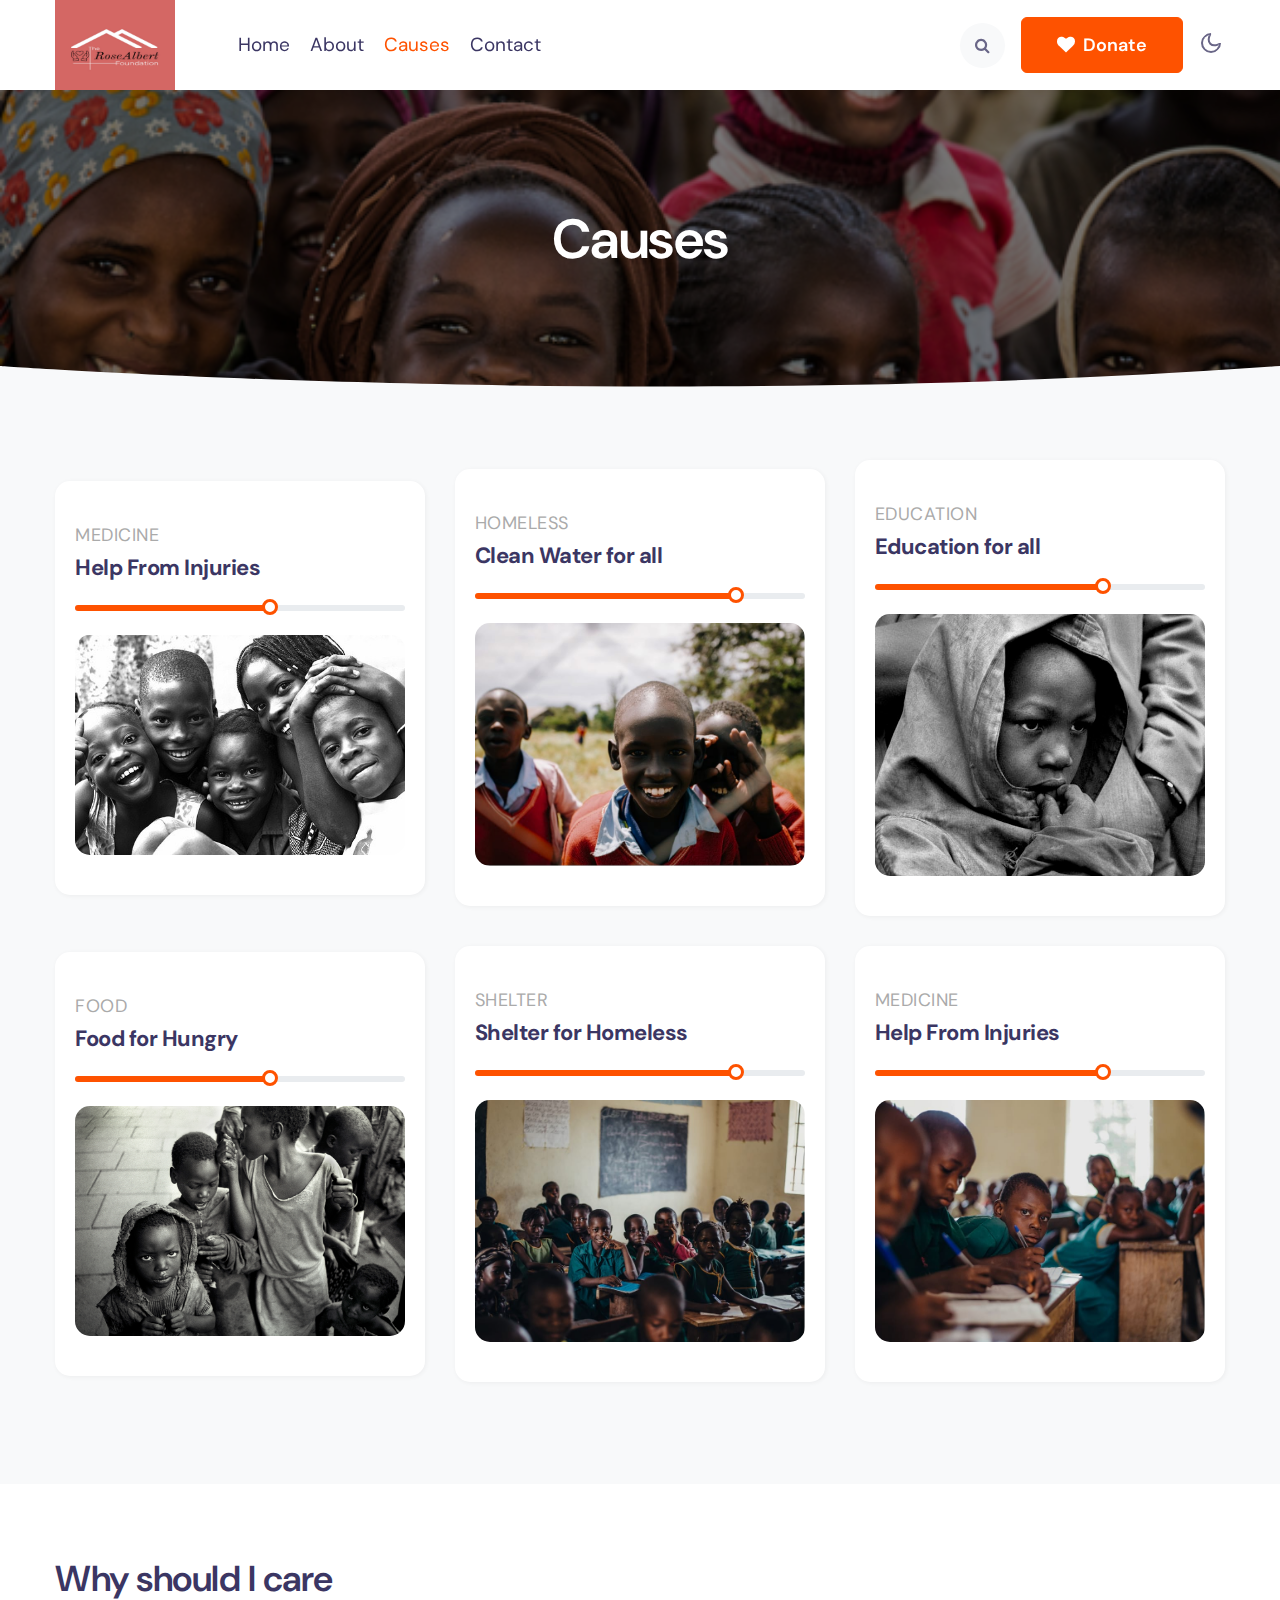
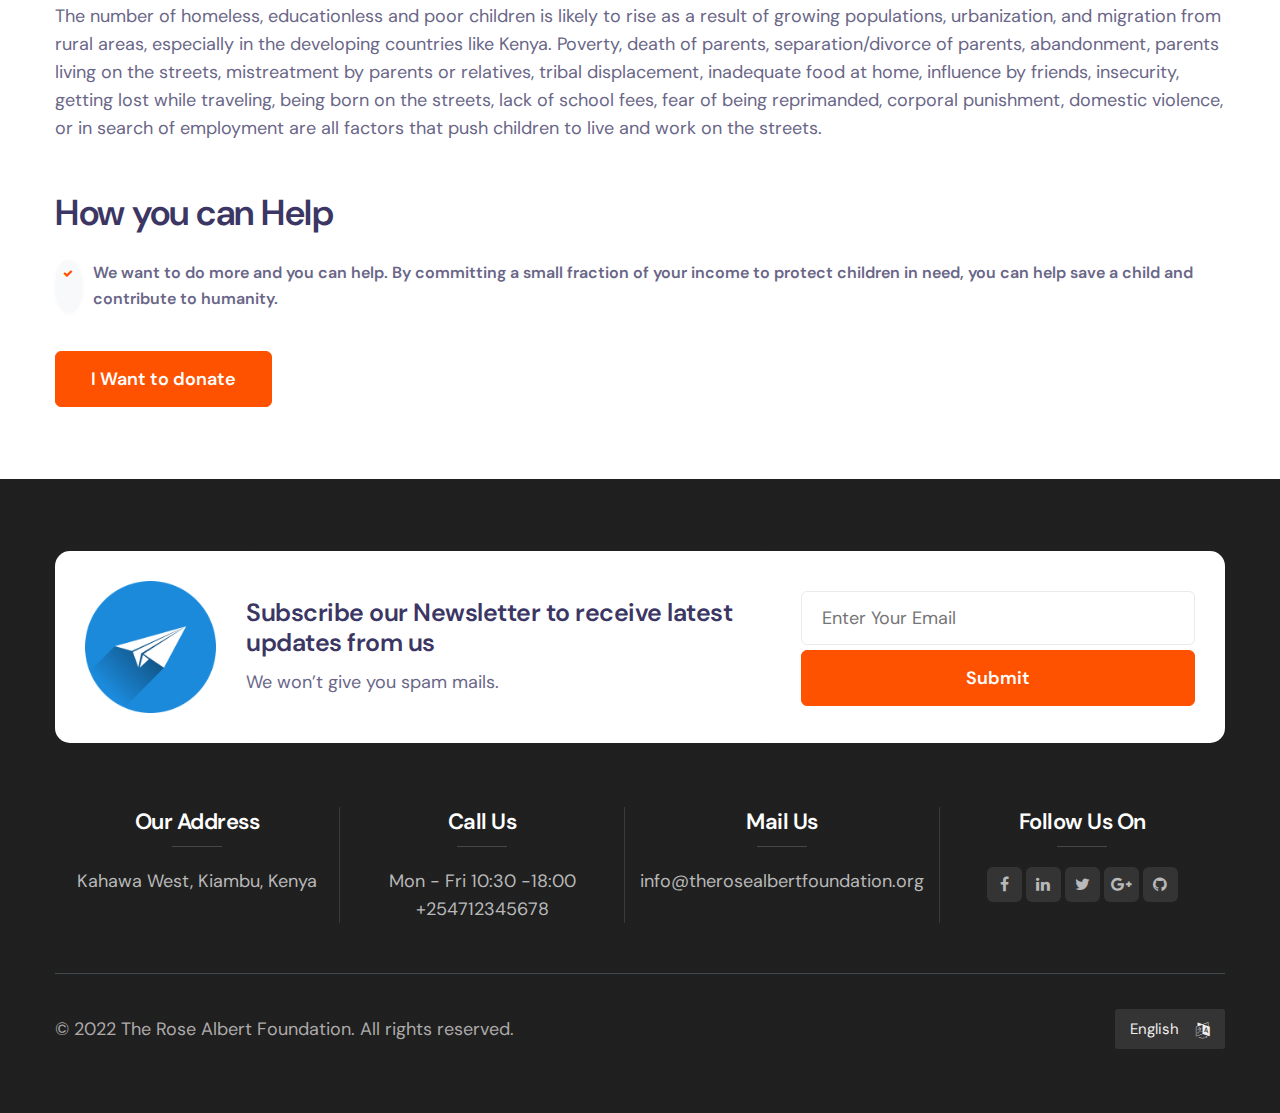
<file: causes.html>
<!--
Author: W3layouts
Author URL: http://w3layouts.com
-->
<!doctype html>
<html lang="en">
  <head>
    <!-- Required meta tags -->
    <meta charset="utf-8">
    <meta name="viewport" content="width=device-width, initial-scale=1, shrink-to-fit=no">

    <title>The Rose Albert Foundation | Causes  </title>

    <link href="//fonts.googleapis.com/css2?family=DM+Sans:wght@400;700&display=swap" rel="stylesheet">
    
    <!-- Template CSS -->
    <link rel="stylesheet" href="assets/css/style-starter.css">
  </head>
  <body>
<!--header-->
<header id="site-header" class="fixed-top">
  <div class="container">
    <nav class="navbar navbar-expand-lg stroke">
      <h1><a class="navbar-brand mr-lg-5" href="index.html">
        <img src="assets/images/logo.jpg" height="90px" width="120px"/>
      </a></h1>
      <!-- if logo is image enable this   
    <a class="navbar-brand" href="#index.html">
        <img src="image-path" alt="Your logo" title="Your logo" style="height:35px;" />
    </a> -->
      <button class="navbar-toggler  collapsed bg-gradient" type="button" data-toggle="collapse"
        data-target="#navbarTogglerDemo02" aria-controls="navbarTogglerDemo02" aria-expanded="false"
        aria-label="Toggle navigation">
        <span class="navbar-toggler-icon fa icon-expand fa-bars"></span>
        <span class="navbar-toggler-icon fa icon-close fa-times"></span>
        </span>
      </button>

      <div class="collapse navbar-collapse" id="navbarTogglerDemo02">
        <ul class="navbar-nav w-100">
          <li class="nav-item @@home__active">
            <a class="nav-link" href="index.html">Home <span class="sr-only">(current)</span></a>
          </li>
          <li class="nav-item @@about__active">
            <a class="nav-link" href="about.html">About</a>
          </li>
          <li class="nav-item active">
            <a class="nav-link" href="causes.html">Causes</a>
          </li>
          <li class="nav-item @@contact__active">
            <a class="nav-link" href="contact.html">Contact</a>
          </li>
          <li class="ml-lg-auto mr-lg-0 m-auto">
            <!--/search-right-->
            <div class="search-right">
              <a href="#search" title="search"><span class="fa fa-search" aria-hidden="true"></span></a>
              <!-- search popup -->
              <div id="search" class="pop-overlay">
                  <div class="popup">
                      <h4 class="mb-3">Search here</h4>
                      <form action="causes.html" method="GET" class="search-box">
                          <input type="search" placeholder="Enter Keyword" name="search" required="required"
                              autofocus="">
                          <button type="submit" class="btn btn-style btn-primary">Search</button>
                      </form>

                  </div>
                  <a class="close" href="#close">×</a>
              </div>
              <!-- /search popup -->
          </div>
          <!--//search-right-->
          </li>
          <li class="align-self">
            <a href="#donate" class="btn btn-style btn-primary ml-lg-3 mr-lg-2"><span class="fa fa-heart mr-1"></span> Donate</a>
          </li>
        </ul>
      </div>
      <!-- toggle switch for light and dark theme -->
      <div class="mobile-position">
        <nav class="navigation">
          <div class="theme-switch-wrapper">
            <label class="theme-switch" for="checkbox">
              <input type="checkbox" id="checkbox">
              <div class="mode-container">
                <i class="gg-sun"></i>
                <i class="gg-moon"></i>
              </div>
            </label>
          </div>
        </nav>
      </div>
      <!-- //toggle switch for light and dark theme -->
    </nav>
  </div>
</header>
<!-- //header -->
<div class="inner-banner">
    <section class="w3l-breadcrumb py-5">
        <div class="container py-lg-5 py-md-3">
            <h2 class="title">Causes</h2>
        </div>
    </section>
</div>
<!-- banner bottom shape -->
<div class="position-relative">
    <div class="shape overflow-hidden">
        <svg viewBox="0 0 2880 48" fill="none" xmlns="http://www.w3.org/2000/svg">
            <path d="M0 48H1437.5H2880V0H2160C1442.5 52 720 0 720 0H0V48Z" fill="currentColor"></path>
        </svg>
    </div>
</div>
<!-- banner bottom shape -->
<!--/causes-sec-->
<div class="w3-services py-5">
    <div class="container py-lg-4 py-md-3">
        <div class="row w3-services-grids">
            <div class="col-lg-4 col-md-6 causes-grid">
                <div class="causes-grid-info">
                    <a href="#cause" class="cause-title-wrap">
                        <p class="title">Medicine </p>
                        <h4 class="cause-title">Help From Injuries
                        </h4>
                        <!-- <p class="counter-inherit">
                            KSHS 86,800 Donated of KSHS 310,000
                        </p> -->
                    </a>
                    <div class="barWrapper my-4">
                        <div class="progress-box">
                            <div class="progress" data-value="60">
                                <div class="progress-bar" role="progressbar" aria-valuenow="60" aria-valuemin="0"
                                    aria-valuemax="100" style="width: 60%;">
                                    <div class="value-holder"><span class="value"></span></div>
                                </div>
                            </div>
                        </div>
                    </div>
                    <a href="#cause"><img src="assets/images/sweetest.jpeg" class="img-fuild radius-image-full"
                            alt=""></a>
                </div>
            </div>
            <div class="col-lg-4 col-md-6 causes-grid">
                <div class="causes-grid-info">
                    <a href="#cause" class="cause-title-wrap">
                        <p class="title">Homeless </p>
                        <h4 class="cause-title">Clean Water for all
                        </h4>
                         <!-- <p class="counter-inherit">
                            KSHS 86,800 Donated of KSHS 310,000
                        </p> -->
                    </a>
                    <div class="barWrapper my-4">
                        <div class="progress-box">
                            <div class="progress" data-value="70">
                                <div class="progress-bar" role="progressbar" aria-valuenow="80" aria-valuemin="0"
                                    aria-valuemax="100" style="width: 80%;">
                                    <div class="value-holder"><span class="value"></span></div>
                                </div>
                            </div>
                        </div>
                    </div>
                    <a href="#cause"><img src="assets/images/blog2.jpg" class="img-fuild radius-image-full" alt=""></a>
                </div>
            </div>
            <div class="col-lg-4 col-md-6 causes-grid">
                <div class="causes-grid-info">
                    <a href="#cause" class="cause-title-wrap">
                        <p class="title">Education </p>
                        <h4 class="cause-title">Education for all
                        </h4>
                         <!-- <p class="counter-inherit">
                            KSHS 86,800 Donated of KSHS 310,000
                        </p> -->
                    </a>
                    <div class="barWrapper my-4">
                        <div class="progress-box">
                            <div class="progress" data-value="70">
                                <div class="progress-bar" role="progressbar" aria-valuenow="70" aria-valuemin="0"
                                    aria-valuemax="100" style="width: 70%;">
                                    <div class="value-holder"><span class="value"></span></div>
                                </div>
                            </div>
                        </div>
                    </div>
                    <a href="#cause"><img src="assets/images/image-asset-1.jpeg" class="img-fuild radius-image-full" alt=""></a>
                </div>
            </div>
            <div class="col-lg-4 col-md-6 causes-grid">
                <div class="causes-grid-info">
                    <a href="#cause" class="cause-title-wrap">
                        <p class="title">Food </p>
                        <h4 class="cause-title">Food for Hungry
                        </h4>
                         <!-- <p class="counter-inherit">
                            KSHS 86,800 Donated of KSHS 310,000
                        </p> -->
                    </a>
                    <div class="barWrapper my-4">
                        <div class="progress-box">
                            <div class="progress" data-value="60">
                                <div class="progress-bar" role="progressbar" aria-valuenow="60" aria-valuemin="0"
                                    aria-valuemax="100" style="width: 60%;">
                                    <div class="value-holder"><span class="value"></span></div>
                                </div>
                            </div>
                        </div>
                    </div>
                    <a href="#cause"><img src="assets/images/image-asset.jpeg" class="img-fuild radius-image-full" alt=""></a>
                </div>
            </div>
            <div class="col-lg-4 col-md-6 causes-grid">
                <div class="causes-grid-info">
                    <a href="#cause" class="cause-title-wrap">
                        <p class="title">Shelter </p>
                        <h4 class="cause-title">Shelter for Homeless
                        </h4>
                         <!-- <p class="counter-inherit">
                            KSHS 86,800 Donated of KSHS 310,000
                        </p> -->
                    </a>
                    <div class="barWrapper my-4">
                        <div class="progress-box">
                            <div class="progress" data-value="70">
                                <div class="progress-bar" role="progressbar" aria-valuenow="80" aria-valuemin="0"
                                    aria-valuemax="100" style="width: 80%;">
                                    <div class="value-holder"><span class="value"></span></div>
                                </div>
                            </div>
                        </div>
                    </div>
                    <a href="#cause"><img src="assets/images/blog5.jpg" class="img-fuild radius-image-full" alt=""></a>
                </div>
            </div>
            <div class="col-lg-4 col-md-6 causes-grid">
                <div class="causes-grid-info">
                    <a href="#cause" class="cause-title-wrap">
                        <p class="title">Medicine </p>
                        <h4 class="cause-title">Help From Injuries
                        </h4>
                         <!-- <p class="counter-inherit">
                            KSHS 86,800 Donated of KSHS 310,000
                        </p> -->
                    </a>
                    <div class="barWrapper my-4">
                        <div class="progress-box">
                            <div class="progress" data-value="70">
                                <div class="progress-bar" role="progressbar" aria-valuenow="70" aria-valuemin="0"
                                    aria-valuemax="100" style="width: 70%;">
                                    <div class="value-holder"><span class="value"></span></div>
                                </div>
                            </div>
                        </div>
                    </div>
                    <a href="#cause"><img src="assets/images/blog6.jpg" class="img-fuild radius-image-full" alt=""></a>
                </div>
            </div>
        </div>
    </div>
</div>
<!--/causes-sec-->
<section class="w3l-aboutblock2" id="story">
    <div class="py-5">
        <div class="container py-lg-4 py-md-3">
            <div class="cwp4-two">
                <div class="cwp4-text">
                    <h3 class="title-big">Why should I care</h3>
                    <p class="cont-4mt-4">The number of homeless, educationless and poor children is likely to rise as a result of growing populations, urbanization, and migration from rural areas, especially in the developing countries like Kenya. Poverty, death of parents, separation/divorce of parents, abandonment, parents living on the streets, mistreatment by parents or relatives, tribal displacement, inadequate food at home, influence by friends, insecurity, getting lost while traveling, being born on the streets, lack of school fees, fear of being reprimanded, corporal punishment, domestic violence, or in search of employment are all factors that push children to live and work on the streets.</p>
                </div>
                <div class="cwp4-text mt-md-5 mt-4">
                    <h3 class="title-big">How you can Help</h3>
                    <ul class="cont-4 mt-4">
                        <li><span class="fa fa-check"></span>We want to do more and you can help. By committing a small
                            fraction of your income to protect children in need, you can help save a child and
                            contribute to humanity. </li>
                        
                    </ul>
                    <a href="#donate" class="btn btn-style btn-primary mt-md-4 mt-2"> I Want to donate</a>
                </div>
            </div>
        </div>
    </div>
</section>

<!-- footer 14 -->
<div class="w3l-footer-main">
  <div class="w3l-sub-footer-content">
      <section class="_form-3">
          <div class="form-main">
              <div class="container">
                  <div class="middle-section grid-column top-bottom">
                      <div class="image grid-three-column">
                          <img src="assets/images/subscribe.png" alt="" class="img-fluid radius-image-full">
                      </div>
                      <div class="text-grid grid-three-column">
                          <h2>Subscribe our Newsletter to receive latest updates from us</h2>
                          <p>We won’t give you spam mails.</p>
                      </div>
                      <div class="form-text grid-three-column">
                          <form action="/" method="GET">
                              <input type="email" name=" placeholder" placeholder="Enter Your Email" required="">
                              <button type="submit" class="btn btn-style btn-primary">Submit</button>
                          </form>
                      </div>
                  </div>
              </div>
          </div>
      </section>
      <!-- Footers-14 -->
      <footer class="footer-14">
          <div id="footers14-block">
              <div class="container">
                  <div class="footers20-content">
                      <div class="d-grid grid-col-4 grids-content">
                          <div class="column">
                              <h4>Our Address</h4>
                                <p>Kahawa West, Kiambu, Kenya</p>
                          </div>
                          <div class="column">
                              <h4>Call Us</h4>
                              <p>Mon - Fri 10:30 -18:00</p>
                              <p><a href="tel:++254712345678">+254712345678</a></p>
                          </div>
                          <div class="column">
                              <h4>Mail Us</h4>
                              <p><a href="mailto:info@therosealbertfoundation.org">info@therosealbertfoundation.org</a></p>                              
                          </div>
                          <div class="column">
                              <h4>Follow Us On</h4>
                              <ul>
                                  <li><a href="#facebook"><span class="fa fa-facebook"
                                              aria-hidden="true"></span></a>
                                  </li>
                                  <li><a href="#linkedin"><span class="fa fa-linkedin"
                                              aria-hidden="true"></span></a>
                                  </li>
                                  <li><a href="#twitter"><span class="fa fa-twitter"
                                              aria-hidden="true"></span></a>
                                  </li>
                                  <li><a href="#google"><span class="fa fa-google-plus"
                                              aria-hidden="true"></span></a>
                                  </li>
                                  <li><a href="#github"><span class="fa fa-github" aria-hidden="true"></span></a>
                                  </li>
                              </ul>
                          </div>
                      </div>
                  </div>
                  <div class="footers14-bottom d-flex">
                      <div class="copyright">
                          <p>© 2022 The Rose Albert Foundation. All rights reserved.</p>
                      </div>
                      <div class="language-select d-flex">
                          <span class="fa fa-language" aria-hidden="true"></span>
                          <select>
                              <option>English</option>
                              <option>Kiswahili</option>
                             
                          </select>
                      </div>
                  </div>
              </div>
          </div>
          <!-- move top -->
          <button onclick="topFunction()" id="movetop" title="Go to top">
              &uarr;
          </button>
          <script>
              // When the user scrolls down 20px from the top of the document, show the button
              window.onscroll = function () {
                  scrollFunction()
              };

              function scrollFunction() {
                  if (document.body.scrollTop > 20 || document.documentElement.scrollTop > 20) {
                      document.getElementById("movetop").style.display = "block";
                  } else {
                      document.getElementById("movetop").style.display = "none";
                  }
              }

              // When the user clicks on the button, scroll to the top of the document
              function topFunction() {
                  document.body.scrollTop = 0;
                  document.documentElement.scrollTop = 0;
              }
          </script>
          <!-- /move top -->

      </footer>
      <!-- Footers-14 -->
  </div>
</div>
<!-- //footer 14 -->

<script src="assets/js/jquery-3.3.1.min.js"></script> <!-- Common jquery plugin -->

<script src="assets/js/theme-change.js"></script><!-- theme switch js (light and dark)-->
<script src="assets/js/owl.carousel.js"></script>

<!-- script for banner slider-->
<script>
  $(document).ready(function () {
    $('.owl-one').owlCarousel({
      loop: true,
      dots: false,
      margin: 0,
      nav: true,
      responsiveClass: true,
      autoplay: true,
      autoplayTimeout: 5000,
      autoplaySpeed: 1000,
      autoplayHoverPause: false,
      responsive: {
        0: {
          items: 1
        },
        480: {
          items: 1
        },
        667: {
          items: 1
        },
        1000: {
          items: 1
        }
      }
    })
  })
</script>
<!-- //script -->

<!-- script for tesimonials carousel slider -->
<script>
  $(document).ready(function () {
    $("#owl-demo1").owlCarousel({
      loop: true,
      margin: 20,
      nav: false,
      responsiveClass: true,
      responsive: {
        0: {
          items: 1
        },
        736: {
          items: 1
        },
        1000: {
          items: 2,
          loop: false
        }
      }
    })
  })
</script>
<!-- //script for tesimonials carousel slider -->

<script src="assets/js/counter.js"></script>

<!--/MENU-JS-->
<script>
  $(window).on("scroll", function () {
    var scroll = $(window).scrollTop();

    if (scroll >= 80) {
      $("#site-header").addClass("nav-fixed");
    } else {
      $("#site-header").removeClass("nav-fixed");
    }
  });

  //Main navigation Active Class Add Remove
  $(".navbar-toggler").on("click", function () {
    $("header").toggleClass("active");
  });
  $(document).on("ready", function () {
    if ($(window).width() > 991) {
      $("header").removeClass("active");
    }
    $(window).on("resize", function () {
      if ($(window).width() > 991) {
        $("header").removeClass("active");
      }
    });
  });
</script>
<!--//MENU-JS-->

<!-- disable body scroll which navbar is in active -->
<script>
  $(function () {
    $('.navbar-toggler').click(function () {
      $('body').toggleClass('noscroll');
    })
  });
</script>
<!-- //disable body scroll which navbar is in active -->

<!--bootstrap-->
<script src="assets/js/bootstrap.min.js"></script>
<!-- //bootstrap-->
</body>

</html>
</file>
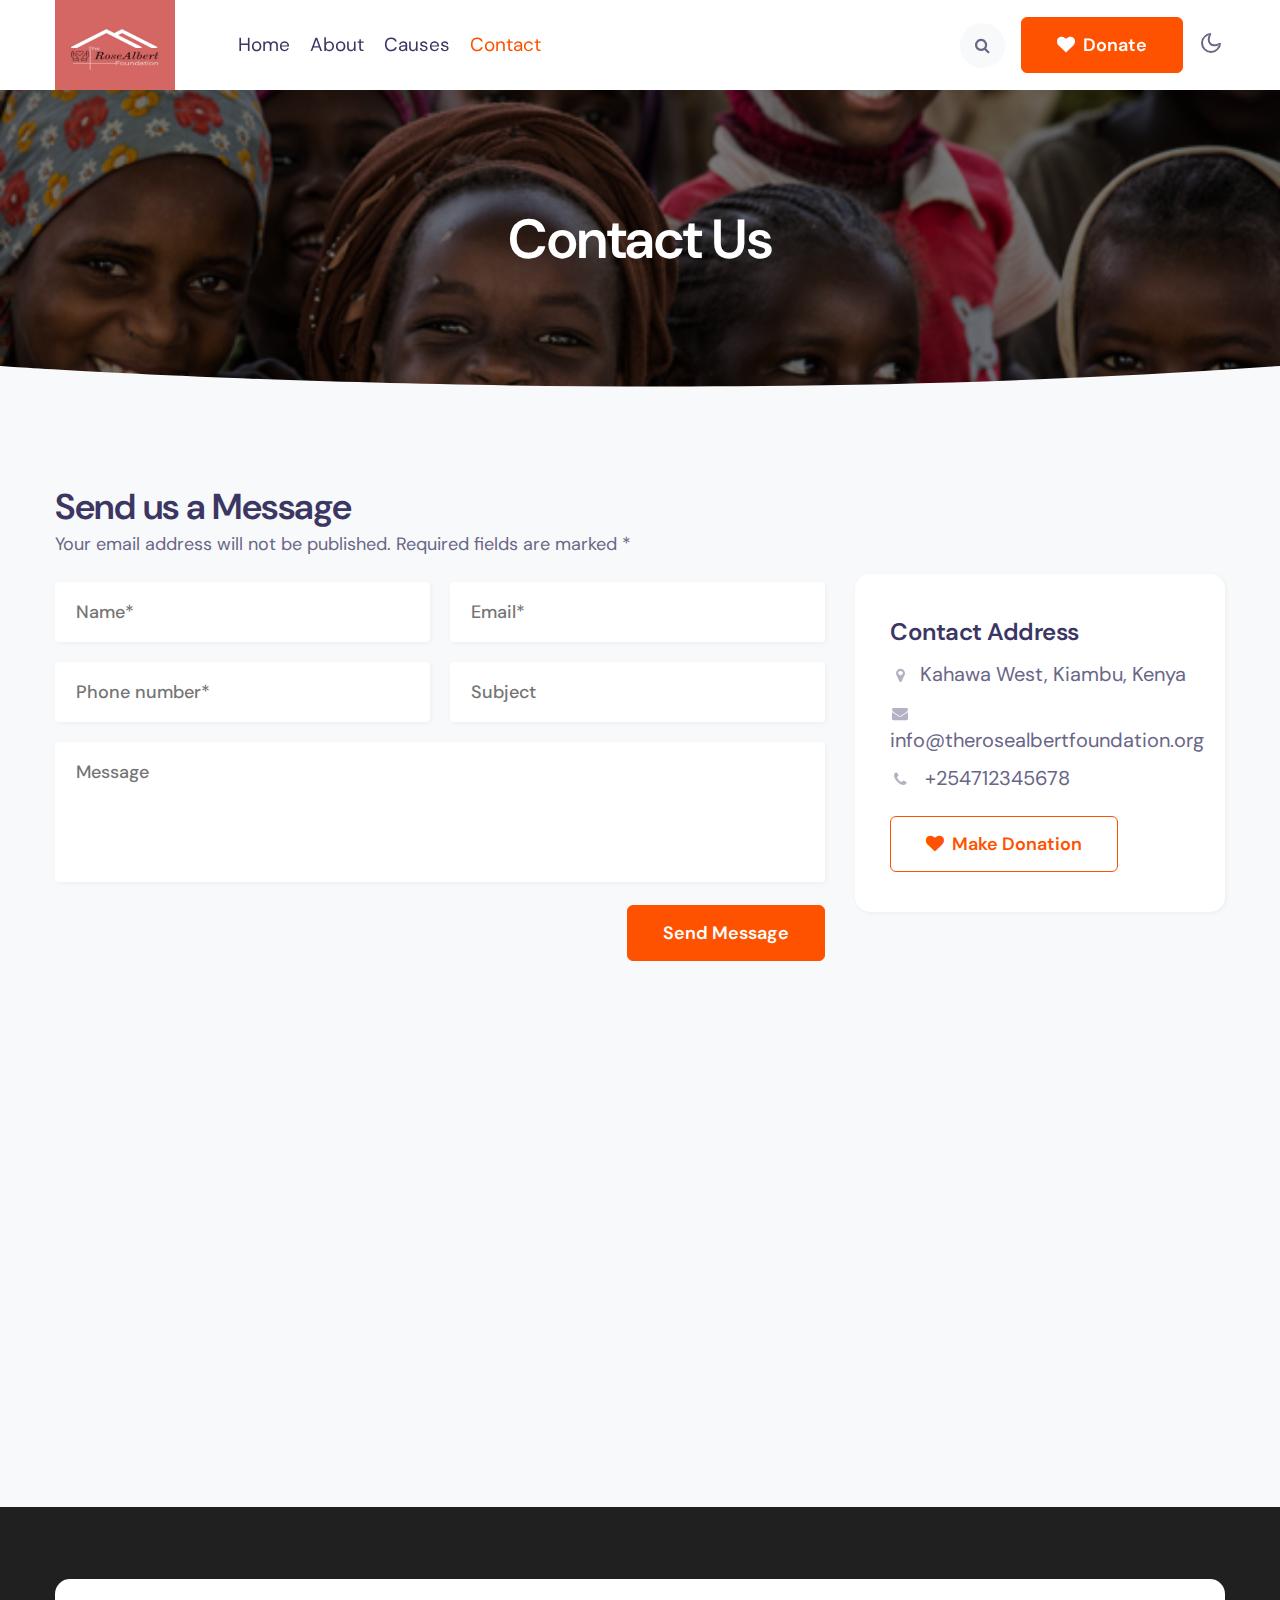
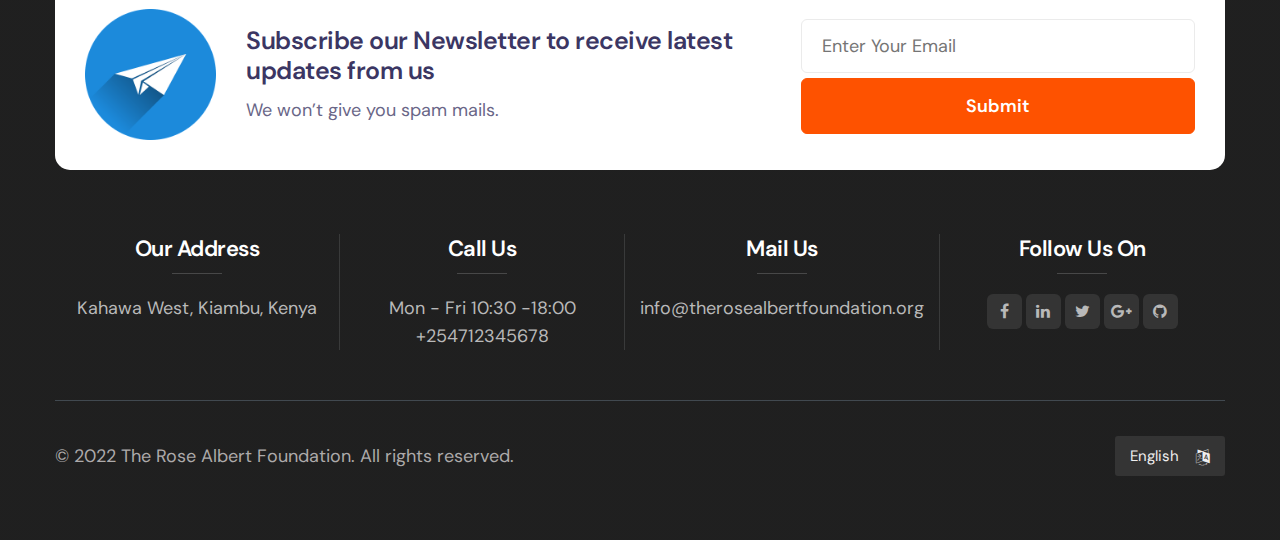
<file: contact.html>
<!--
Author: W3layouts
Author URL: http://w3layouts.com
-->
<!doctype html>
<html lang="en">
  <head>
    <!-- Required meta tags -->
    <meta charset="utf-8">
    <meta name="viewport" content="width=device-width, initial-scale=1, shrink-to-fit=no">

    <title>The Rose Albert Foundation | Contact </title>

    <link href="//fonts.googleapis.com/css2?family=DM+Sans:wght@400;700&display=swap" rel="stylesheet">
    
    <!-- Template CSS -->
    <link rel="stylesheet" href="assets/css/style-starter.css">
  </head>
  <body>
<!--header-->
<header id="site-header" class="fixed-top">
  <div class="container">
    <nav class="navbar navbar-expand-lg stroke">
      <h1><a class="navbar-brand mr-lg-5" href="index.html">
        <img src="assets/images/logo.jpg" height="90px" width="120px"/>
      </a></h1>
      <!-- if logo is image enable this   
    <a class="navbar-brand" href="#index.html">
        <img src="image-path" alt="Your logo" title="Your logo" style="height:35px;" />
    </a> -->
      <button class="navbar-toggler  collapsed bg-gradient" type="button" data-toggle="collapse"
        data-target="#navbarTogglerDemo02" aria-controls="navbarTogglerDemo02" aria-expanded="false"
        aria-label="Toggle navigation">
        <span class="navbar-toggler-icon fa icon-expand fa-bars"></span>
        <span class="navbar-toggler-icon fa icon-close fa-times"></span>
        </span>
      </button>

      <div class="collapse navbar-collapse" id="navbarTogglerDemo02">
        <ul class="navbar-nav w-100">
          <li class="nav-item @@home__active">
            <a class="nav-link" href="index.html">Home <span class="sr-only">(current)</span></a>
          </li>
          <li class="nav-item @@about__active">
            <a class="nav-link" href="about.html">About</a>
          </li>
          <li class="nav-item @@causes__active">
            <a class="nav-link" href="causes.html">Causes</a>
          </li>
          <li class="nav-item active">
            <a class="nav-link" href="contact.html">Contact</a>
          </li>
          <li class="ml-lg-auto mr-lg-0 m-auto">
            <!--/search-right-->
            <div class="search-right">
              <a href="#search" title="search"><span class="fa fa-search" aria-hidden="true"></span></a>
              <!-- search popup -->
              <div id="search" class="pop-overlay">
                  <div class="popup">
                      <h4 class="mb-3">Search here</h4>
                      <form action="error.html" method="GET" class="search-box">
                          <input type="search" placeholder="Enter Keyword" name="search" required="required"
                              autofocus="">
                          <button type="submit" class="btn btn-style btn-primary">Search</button>
                      </form>

                  </div>
                  <a class="close" href="#close">×</a>
              </div>
              <!-- /search popup -->
          </div>
          <!--//search-right-->
          </li>
          <li class="align-self">
            <a href="donate.html" class="btn btn-style btn-primary ml-lg-3 mr-lg-2"><span class="fa fa-heart mr-1"></span> Donate</a>
          </li>
        </ul>
      </div>
      <!-- toggle switch for light and dark theme -->
      <div class="mobile-position">
        <nav class="navigation">
          <div class="theme-switch-wrapper">
            <label class="theme-switch" for="checkbox">
              <input type="checkbox" id="checkbox">
              <div class="mode-container">
                <i class="gg-sun"></i>
                <i class="gg-moon"></i>
              </div>
            </label>
          </div>
        </nav>
      </div>
      <!-- //toggle switch for light and dark theme -->
    </nav>
  </div>
</header>
<!-- //header -->
<div class="inner-banner">
    <section class="w3l-breadcrumb py-5">
        <div class="container py-lg-5 py-md-3">
            <h2 class="title">Contact Us</h2>
        </div>
    </section>
</div>
<!-- banner bottom shape -->
<div class="position-relative">
    <div class="shape overflow-hidden">
        <svg viewBox="0 0 2880 48" fill="none" xmlns="http://www.w3.org/2000/svg">
            <path d="M0 48H1437.5H2880V0H2160C1442.5 52 720 0 720 0H0V48Z" fill="currentColor"></path>
        </svg>
    </div>
</div>
<!-- banner bottom shape -->
<!-- contacts -->
<section class="w3l-contact-7 py-5" id="contact">
    <div class="contacts-9 py-lg-5 py-md-4">
        <div class="container">
            <div class="top-map">
                <div class="row map-content-9">
                    <div class="col-lg-8">
                        <h3 class="title-big">Send us a Message</h3>
                        <p class="mb-4 mt-lg-0 mt-2">Your email address will not be published. Required fields are marked *</p>
                        <form action="https://sendmail.w3layouts.com/submitForm" method="post" class="text-right">
                            <div class="form-grid">
                                <input type="text" name="w3lName" id="w3lName" placeholder="Name*" required="">
                                <input type="email" name="w3lSender" id="w3lSender" placeholder="Email*" required="">
                                <input type="text" name="w3lPhone" id="w3lPhone" placeholder="Phone number*"
                                    required="">
                                <input type="text" name="w3lSubject" id="w3lSubject" placeholder="Subject">
                            </div>
                            <textarea name="w3lMessage" id="w3lMessage" placeholder="Message"></textarea>
                            <button type="submit" class="btn btn-primary btn-style mt-3">Send Message</button>
                        </form>
                    </div>
                    <div class="col-lg-4 cont-details">
                        <address>
                            <h5 class="">Contact Address</h5>
                            <p><span class="fa fa-map-marker"></span>Kahawa West, Kiambu, Kenya </p>
                            <p> <a href="mailto:info@therosealbertfoundation.org"><span
                                        class="fa fa-envelope"></span>info@therosealbertfoundation.org</a></p>
                            <p><span class="fa fa-phone"></span><a href="tel:+254712345678"> +254712345678</a></p>
                            <a href="donate.html" class="btn btn-style btn-outline-primary mt-4">
                                <span class="fa fa-heart mr-1"></span> Make Donation</a>
                        </address>
                    </div>
                </div>
            </div>
        </div>
    </div>
</section>
<!-- //contacts -->
<div class="map">
  <iframe src="https://www.google.com/maps/embed?pb=!1m18!1m12!1m3!1d2988.344028966706!2d36.906684295604535!3d-1.188127592600313!2m3!1f0!2f0!3f0!3m2!1i1024!2i768!4f13.1!3m3!1m2!1s0x182f3e5442ecd4c7%3A0x7e1a974a8545538f!2sKahawa%20West%2C%20Githurai!5e0!3m2!1sen!2ske!4v1643693044070!5m2!1sen!2ske" width="600" height="450" style="border:0;" allowfullscreen="" loading="lazy"></iframe>
</div>
<!-- footer 14 -->
<div class="w3l-footer-main">
  <div class="w3l-sub-footer-content">
      <section class="_form-3">
          <div class="form-main">
              <div class="container">
                  <div class="middle-section grid-column top-bottom">
                      <div class="image grid-three-column">
                          <img src="assets/images/subscribe.png" alt="" class="img-fluid radius-image-full">
                      </div>
                      <div class="text-grid grid-three-column">
                          <h2>Subscribe our Newsletter to receive latest updates from us</h2>
                          <p>We won’t give you spam mails.</p>
                      </div>
                      <div class="form-text grid-three-column">
                          <form action="/" method="GET">
                              <input type="email" name=" placeholder" placeholder="Enter Your Email" required="">
                              <button type="submit" class="btn btn-style btn-primary">Submit</button>
                          </form>
                      </div>
                  </div>
              </div>
          </div>
      </section>
      <!-- Footers-14 -->
      <footer class="footer-14">
          <div id="footers14-block">
              <div class="container">
                  <div class="footers20-content">
                      <div class="d-grid grid-col-4 grids-content">
                          <div class="column">
                              <h4>Our Address</h4>
                                <p>Kahawa West, Kiambu, Kenya</p>
                          </div>
                          <div class="column">
                              <h4>Call Us</h4>
                              <p>Mon - Fri 10:30 -18:00</p>
                              <p><a href="tel:++254712345678">+254712345678</a></p>
                          </div>
                          <div class="column">
                              <h4>Mail Us</h4>
                              <p><a href="mailto:info@therosealbertfoundation.org">info@therosealbertfoundation.org</a></p>
                          </div>
                          <div class="column">
                              <h4>Follow Us On</h4>
                              <ul>
                                  <li><a href="#facebook"><span class="fa fa-facebook"
                                              aria-hidden="true"></span></a>
                                  </li>
                                  <li><a href="#linkedin"><span class="fa fa-linkedin"
                                              aria-hidden="true"></span></a>
                                  </li>
                                  <li><a href="#twitter"><span class="fa fa-twitter"
                                              aria-hidden="true"></span></a>
                                  </li>
                                  <li><a href="#google"><span class="fa fa-google-plus"
                                              aria-hidden="true"></span></a>
                                  </li>
                                  <li><a href="#github"><span class="fa fa-github" aria-hidden="true"></span></a>
                                  </li>
                              </ul>
                          </div>
                      </div>
                  </div>
                  <div class="footers14-bottom d-flex">
                      <div class="copyright">
                          <p>© 2022 The Rose Albert Foundation. All rights reserved.</p>
                      </div>
                      <div class="language-select d-flex">
                          <span class="fa fa-language" aria-hidden="true"></span>
                          <select>
                              <option>English</option>
                              <option>Kiswahili</option>
                              
                          </select>
                      </div>
                  </div>
              </div>
          </div>
          <!-- move top -->
          <button onclick="topFunction()" id="movetop" title="Go to top">
              &uarr;
          </button>
          <script>
              // When the user scrolls down 20px from the top of the document, show the button
              window.onscroll = function () {
                  scrollFunction()
              };

              function scrollFunction() {
                  if (document.body.scrollTop > 20 || document.documentElement.scrollTop > 20) {
                      document.getElementById("movetop").style.display = "block";
                  } else {
                      document.getElementById("movetop").style.display = "none";
                  }
              }

              // When the user clicks on the button, scroll to the top of the document
              function topFunction() {
                  document.body.scrollTop = 0;
                  document.documentElement.scrollTop = 0;
              }
          </script>
          <!-- /move top -->

      </footer>
      <!-- Footers-14 -->
  </div>
</div>
<!-- //footer 14 -->

<script src="assets/js/jquery-3.3.1.min.js"></script> <!-- Common jquery plugin -->

<script src="assets/js/theme-change.js"></script><!-- theme switch js (light and dark)-->
<script src="assets/js/owl.carousel.js"></script>

<!-- script for banner slider-->
<script>
  $(document).ready(function () {
    $('.owl-one').owlCarousel({
      loop: true,
      dots: false,
      margin: 0,
      nav: true,
      responsiveClass: true,
      autoplay: true,
      autoplayTimeout: 5000,
      autoplaySpeed: 1000,
      autoplayHoverPause: false,
      responsive: {
        0: {
          items: 1
        },
        480: {
          items: 1
        },
        667: {
          items: 1
        },
        1000: {
          items: 1
        }
      }
    })
  })
</script>
<!-- //script -->

<!-- script for tesimonials carousel slider -->
<script>
  $(document).ready(function () {
    $("#owl-demo1").owlCarousel({
      loop: true,
      margin: 20,
      nav: false,
      responsiveClass: true,
      responsive: {
        0: {
          items: 1
        },
        736: {
          items: 1
        },
        1000: {
          items: 2,
          loop: false
        }
      }
    })
  })
</script>
<!-- //script for tesimonials carousel slider -->

<script src="assets/js/counter.js"></script>

<!--/MENU-JS-->
<script>
  $(window).on("scroll", function () {
    var scroll = $(window).scrollTop();

    if (scroll >= 80) {
      $("#site-header").addClass("nav-fixed");
    } else {
      $("#site-header").removeClass("nav-fixed");
    }
  });

  //Main navigation Active Class Add Remove
  $(".navbar-toggler").on("click", function () {
    $("header").toggleClass("active");
  });
  $(document).on("ready", function () {
    if ($(window).width() > 991) {
      $("header").removeClass("active");
    }
    $(window).on("resize", function () {
      if ($(window).width() > 991) {
        $("header").removeClass("active");
      }
    });
  });
</script>
<!--//MENU-JS-->

<!-- disable body scroll which navbar is in active -->
<script>
  $(function () {
    $('.navbar-toggler').click(function () {
      $('body').toggleClass('noscroll');
    })
  });
</script>
<!-- //disable body scroll which navbar is in active -->

<!--bootstrap-->
<script src="assets/js/bootstrap.min.js"></script>
<!-- //bootstrap-->
</body>

</html>
</file>
<file: assets/css/style-starter.css>
@charset "UTF-8";
/*--
Author: W3layouts
Author URL: http://w3layouts.com
--*/
/*!
 * Bootstrap v4.4.1 (https://getbootstrap.com/)
 * Copyright 2011-2019 The Bootstrap Authors
 * Copyright 2011-2019 Twitter, Inc.
 * Licensed under MIT (https://github.com/twbs/bootstrap/blob/master/LICENSE)
 */
:root {
  --blue: #007bff;
  --indigo: #6610f2;
  --purple: #6f42c1;
  --pink: #e83e8c;
  --red: #dc3545;
  --orange: #fd7e14;
  --yellow: #ffc107;
  --green: #28a745;
  --teal: #20c997;
  --cyan: #17a2b8;
  --white: #fff;
  --gray: #6c757d;
  --gray-dark: #343a40;
  --primary: #fe5200;
  --secondary: #6c757d;
  --success: #28a745;
  --info: #17a2b8;
  --warning: #ffc107;
  --danger: #dc3545;
  --light: #f8f9fa;
  --dark: #343a40;
  --breakpoint-xs: 0;
  --breakpoint-sm: 576px;
  --breakpoint-md: 768px;
  --breakpoint-lg: 992px;
  --breakpoint-xl: 1200px;
  --font-family-sans-serif: -apple-system, BlinkMacSystemFont, "Segoe UI", Roboto, "Helvetica Neue", Arial, "Noto Sans", sans-serif, "Apple Color Emoji", "Segoe UI Emoji", "Segoe UI Symbol", "Noto Color Emoji";
  --font-family-monospace: SFMono-Regular, Menlo, Monaco, Consolas, "Liberation Mono", "Courier New", monospace; }

*,
*::before,
*::after {
  box-sizing: border-box; }

html {
  font-family: sans-serif;
  line-height: 1.15;
  -webkit-text-size-adjust: 100%;
  -webkit-tap-highlight-color: rgba(0, 0, 0, 0); }

article, aside, figcaption, figure, footer, header, hgroup, main, nav, section {
  display: block; }

body {
  margin: 0;
  font-family: -apple-system, BlinkMacSystemFont, "Segoe UI", Roboto, "Helvetica Neue", Arial, "Noto Sans", sans-serif, "Apple Color Emoji", "Segoe UI Emoji", "Segoe UI Symbol", "Noto Color Emoji";
  font-size: 1rem;
  font-weight: 400;
  line-height: 1.5;
  color: #212529;
  text-align: left;
  background-color: #fff; }

[tabindex="-1"]:focus:not(:focus-visible) {
  outline: 0 !important; }

hr {
  box-sizing: content-box;
  height: 0;
  overflow: visible; }

h1, h2, h3, h4, h5, h6 {
  margin-top: 0;
  margin-bottom: 0.5rem; }

p {
  margin-top: 0;
  margin-bottom: 1rem; }

abbr[title],
abbr[data-original-title] {
  text-decoration: underline;
  -webkit-text-decoration: underline dotted;
          text-decoration: underline dotted;
  cursor: help;
  border-bottom: 0;
  -webkit-text-decoration-skip-ink: none;
          text-decoration-skip-ink: none; }

address {
  margin-bottom: 1rem;
  font-style: normal;
  line-height: inherit; }

ol,
ul,
dl {
  margin-top: 0;
  margin-bottom: 1rem; }

ol ol,
ul ul,
ol ul,
ul ol {
  margin-bottom: 0; }

dt {
  font-weight: 700; }

dd {
  margin-bottom: .5rem;
  margin-left: 0; }

blockquote {
  margin: 0 0 1rem; }

b,
strong {
  font-weight: bolder; }

small {
  font-size: 80%; }

sub,
sup {
  position: relative;
  font-size: 75%;
  line-height: 0;
  vertical-align: baseline; }

sub {
  bottom: -.25em; }

sup {
  top: -.5em; }

a {
  color: #fe5200;
  text-decoration: none;
  background-color: transparent; }
  a:hover {
    color: #b33900;
    text-decoration: underline; }

a:not([href]) {
  color: inherit;
  text-decoration: none; }
  a:not([href]):hover {
    color: inherit;
    text-decoration: none; }

pre,
code,
kbd,
samp {
  font-family: SFMono-Regular, Menlo, Monaco, Consolas, "Liberation Mono", "Courier New", monospace;
  font-size: 1em; }

pre {
  margin-top: 0;
  margin-bottom: 1rem;
  overflow: auto; }

figure {
  margin: 0 0 1rem; }

img {
  vertical-align: middle;
  border-style: none; }

svg {
  overflow: hidden;
  vertical-align: middle; }

table {
  border-collapse: collapse; }

caption {
  padding-top: 0.75rem;
  padding-bottom: 0.75rem;
  color: #6c757d;
  text-align: left;
  caption-side: bottom; }

th {
  text-align: inherit; }

label {
  display: inline-block;
  margin-bottom: 0.5rem; }

button {
  border-radius: 0; }

button:focus {
  outline: 1px dotted;
  outline: 5px auto -webkit-focus-ring-color; }

input,
button,
select,
optgroup,
textarea {
  margin: 0;
  font-family: inherit;
  font-size: inherit;
  line-height: inherit; }

button,
input {
  overflow: visible; }

button,
select {
  text-transform: none; }

select {
  word-wrap: normal; }

button,
[type="button"],
[type="reset"],
[type="submit"] {
  -webkit-appearance: button; }

button:not(:disabled),
[type="button"]:not(:disabled),
[type="reset"]:not(:disabled),
[type="submit"]:not(:disabled) {
  cursor: pointer; }

button::-moz-focus-inner,
[type="button"]::-moz-focus-inner,
[type="reset"]::-moz-focus-inner,
[type="submit"]::-moz-focus-inner {
  padding: 0;
  border-style: none; }

input[type="radio"],
input[type="checkbox"] {
  box-sizing: border-box;
  padding: 0; }

input[type="date"],
input[type="time"],
input[type="datetime-local"],
input[type="month"] {
  -webkit-appearance: listbox; }

textarea {
  overflow: auto;
  resize: vertical; }

fieldset {
  min-width: 0;
  padding: 0;
  margin: 0;
  border: 0; }

legend {
  display: block;
  width: 100%;
  max-width: 100%;
  padding: 0;
  margin-bottom: .5rem;
  font-size: 1.5rem;
  line-height: inherit;
  color: inherit;
  white-space: normal; }
  @media (max-width: 1200px) {
    legend {
      font-size: calc(1.275rem + 0.3vw) ; } }

progress {
  vertical-align: baseline; }

[type="number"]::-webkit-inner-spin-button,
[type="number"]::-webkit-outer-spin-button {
  height: auto; }

[type="search"] {
  outline-offset: -2px;
  -webkit-appearance: none; }

[type="search"]::-webkit-search-decoration {
  -webkit-appearance: none; }

::-webkit-file-upload-button {
  font: inherit;
  -webkit-appearance: button; }

output {
  display: inline-block; }

summary {
  display: list-item;
  cursor: pointer; }

template {
  display: none; }

[hidden] {
  display: none !important; }

h1, h2, h3, h4, h5, h6,
.h1, .h2, .h3, .h4, .h5, .h6 {
  margin-bottom: 0.5rem;
  font-weight: 500;
  line-height: 1.2; }

h1, .h1 {
  font-size: 2.5rem; }
  @media (max-width: 1200px) {
    h1, .h1 {
      font-size: calc(1.375rem + 1.5vw) ; } }

h2, .h2 {
  font-size: 2rem; }
  @media (max-width: 1200px) {
    h2, .h2 {
      font-size: calc(1.325rem + 0.9vw) ; } }

h3, .h3 {
  font-size: 1.75rem; }
  @media (max-width: 1200px) {
    h3, .h3 {
      font-size: calc(1.3rem + 0.6vw) ; } }

h4, .h4 {
  font-size: 1.5rem; }
  @media (max-width: 1200px) {
    h4, .h4 {
      font-size: calc(1.275rem + 0.3vw) ; } }

h5, .h5 {
  font-size: 1.25rem; }

h6, .h6 {
  font-size: 1rem; }

.lead {
  font-size: 1.25rem;
  font-weight: 300; }

.display-1 {
  font-size: 6rem;
  font-weight: 300;
  line-height: 1.2; }
  @media (max-width: 1200px) {
    .display-1 {
      font-size: calc(1.725rem + 5.7vw) ; } }

.display-2 {
  font-size: 5.5rem;
  font-weight: 300;
  line-height: 1.2; }
  @media (max-width: 1200px) {
    .display-2 {
      font-size: calc(1.675rem + 5.1vw) ; } }

.display-3 {
  font-size: 4.5rem;
  font-weight: 300;
  line-height: 1.2; }
  @media (max-width: 1200px) {
    .display-3 {
      font-size: calc(1.575rem + 3.9vw) ; } }

.display-4 {
  font-size: 3.5rem;
  font-weight: 300;
  line-height: 1.2; }
  @media (max-width: 1200px) {
    .display-4 {
      font-size: calc(1.475rem + 2.7vw) ; } }

hr {
  margin-top: 1rem;
  margin-bottom: 1rem;
  border: 0;
  border-top: 1px solid rgba(0, 0, 0, 0.1); }

small,
.small {
  font-size: 80%;
  font-weight: 400; }

mark,
.mark {
  padding: 0.2em;
  background-color: #fcf8e3; }

.list-unstyled {
  padding-left: 0;
  list-style: none; }

.list-inline {
  padding-left: 0;
  list-style: none; }

.list-inline-item {
  display: inline-block; }
  .list-inline-item:not(:last-child) {
    margin-right: 0.5rem; }

.initialism {
  font-size: 90%;
  text-transform: uppercase; }

.blockquote {
  margin-bottom: 1rem;
  font-size: 1.25rem; }

.blockquote-footer {
  display: block;
  font-size: 80%;
  color: #6c757d; }
  .blockquote-footer::before {
    content: "\2014\00A0"; }

.img-fluid {
  max-width: 100%;
  height: auto; }

.img-thumbnail {
  padding: 0.25rem;
  background-color: #fff;
  border: 1px solid #dee2e6;
  border-radius: 0.25rem;
  max-width: 100%;
  height: auto; }

.figure {
  display: inline-block; }

.figure-img {
  margin-bottom: 0.5rem;
  line-height: 1; }

.figure-caption {
  font-size: 90%;
  color: #6c757d; }

code {
  font-size: 87.5%;
  color: #e83e8c;
  word-wrap: break-word; }
  a > code {
    color: inherit; }

kbd {
  padding: 0.2rem 0.4rem;
  font-size: 87.5%;
  color: #fff;
  background-color: #212529;
  border-radius: 0.2rem; }
  kbd kbd {
    padding: 0;
    font-size: 100%;
    font-weight: 700; }

pre {
  display: block;
  font-size: 87.5%;
  color: #212529; }
  pre code {
    font-size: inherit;
    color: inherit;
    word-break: normal; }

.pre-scrollable {
  max-height: 340px;
  overflow-y: scroll; }

.container {
  width: 100%;
  padding-right: 15px;
  padding-left: 15px;
  margin-right: auto;
  margin-left: auto; }
  @media (min-width: 576px) {
    .container {
      max-width: 540px; } }
  @media (min-width: 768px) {
    .container {
      max-width: 720px; } }
  @media (min-width: 992px) {
    .container {
      max-width: 960px; } }
  @media (min-width: 1200px) {
    .container {
      max-width: 1140px; } }

.container-fluid, .container-sm, .container-md, .container-lg, .container-xl {
  width: 100%;
  padding-right: 15px;
  padding-left: 15px;
  margin-right: auto;
  margin-left: auto; }

@media (min-width: 576px) {
  .container, .container-sm {
    max-width: 540px; } }

@media (min-width: 768px) {
  .container, .container-sm, .container-md {
    max-width: 720px; } }

@media (min-width: 992px) {
  .container, .container-sm, .container-md, .container-lg {
    max-width: 960px; } }

@media (min-width: 1200px) {
  .container, .container-sm, .container-md, .container-lg, .container-xl {
    max-width: 1140px; } }

.row {
  display: flex;
  flex-wrap: wrap;
  margin-right: -15px;
  margin-left: -15px; }

.no-gutters {
  margin-right: 0;
  margin-left: 0; }
  .no-gutters > .col,
  .no-gutters > [class*="col-"] {
    padding-right: 0;
    padding-left: 0; }

.col-1, .col-2, .col-3, .col-4, .col-5, .col-6, .col-7, .col-8, .col-9, .col-10, .col-11, .col-12, .col,
.col-auto, .col-sm-1, .col-sm-2, .col-sm-3, .col-sm-4, .col-sm-5, .col-sm-6, .col-sm-7, .col-sm-8, .col-sm-9, .col-sm-10, .col-sm-11, .col-sm-12, .col-sm,
.col-sm-auto, .col-md-1, .col-md-2, .col-md-3, .col-md-4, .col-md-5, .col-md-6, .col-md-7, .col-md-8, .col-md-9, .col-md-10, .col-md-11, .col-md-12, .col-md,
.col-md-auto, .col-lg-1, .col-lg-2, .col-lg-3, .col-lg-4, .col-lg-5, .col-lg-6, .col-lg-7, .col-lg-8, .col-lg-9, .col-lg-10, .col-lg-11, .col-lg-12, .col-lg,
.col-lg-auto, .col-xl-1, .col-xl-2, .col-xl-3, .col-xl-4, .col-xl-5, .col-xl-6, .col-xl-7, .col-xl-8, .col-xl-9, .col-xl-10, .col-xl-11, .col-xl-12, .col-xl,
.col-xl-auto {
  position: relative;
  width: 100%;
  padding-right: 15px;
  padding-left: 15px; }

.col {
  flex-basis: 0;
  flex-grow: 1;
  max-width: 100%; }

.row-cols-1 > * {
  flex: 0 0 100%;
  max-width: 100%; }

.row-cols-2 > * {
  flex: 0 0 50%;
  max-width: 50%; }

.row-cols-3 > * {
  flex: 0 0 33.33333%;
  max-width: 33.33333%; }

.row-cols-4 > * {
  flex: 0 0 25%;
  max-width: 25%; }

.row-cols-5 > * {
  flex: 0 0 20%;
  max-width: 20%; }

.row-cols-6 > * {
  flex: 0 0 16.66667%;
  max-width: 16.66667%; }

.col-auto {
  flex: 0 0 auto;
  width: auto;
  max-width: 100%; }

.col-1 {
  flex: 0 0 8.33333%;
  max-width: 8.33333%; }

.col-2 {
  flex: 0 0 16.66667%;
  max-width: 16.66667%; }

.col-3 {
  flex: 0 0 25%;
  max-width: 25%; }

.col-4 {
  flex: 0 0 33.33333%;
  max-width: 33.33333%; }

.col-5 {
  flex: 0 0 41.66667%;
  max-width: 41.66667%; }

.col-6 {
  flex: 0 0 50%;
  max-width: 50%; }

.col-7 {
  flex: 0 0 58.33333%;
  max-width: 58.33333%; }

.col-8 {
  flex: 0 0 66.66667%;
  max-width: 66.66667%; }

.col-9 {
  flex: 0 0 75%;
  max-width: 75%; }

.col-10 {
  flex: 0 0 83.33333%;
  max-width: 83.33333%; }

.col-11 {
  flex: 0 0 91.66667%;
  max-width: 91.66667%; }

.col-12 {
  flex: 0 0 100%;
  max-width: 100%; }

.order-first {
  order: -1; }

.order-last {
  order: 13; }

.order-0 {
  order: 0; }

.order-1 {
  order: 1; }

.order-2 {
  order: 2; }

.order-3 {
  order: 3; }

.order-4 {
  order: 4; }

.order-5 {
  order: 5; }

.order-6 {
  order: 6; }

.order-7 {
  order: 7; }

.order-8 {
  order: 8; }

.order-9 {
  order: 9; }

.order-10 {
  order: 10; }

.order-11 {
  order: 11; }

.order-12 {
  order: 12; }

.offset-1 {
  margin-left: 8.33333%; }

.offset-2 {
  margin-left: 16.66667%; }

.offset-3 {
  margin-left: 25%; }

.offset-4 {
  margin-left: 33.33333%; }

.offset-5 {
  margin-left: 41.66667%; }

.offset-6 {
  margin-left: 50%; }

.offset-7 {
  margin-left: 58.33333%; }

.offset-8 {
  margin-left: 66.66667%; }

.offset-9 {
  margin-left: 75%; }

.offset-10 {
  margin-left: 83.33333%; }

.offset-11 {
  margin-left: 91.66667%; }

@media (min-width: 576px) {
  .col-sm {
    flex-basis: 0;
    flex-grow: 1;
    max-width: 100%; }
  .row-cols-sm-1 > * {
    flex: 0 0 100%;
    max-width: 100%; }
  .row-cols-sm-2 > * {
    flex: 0 0 50%;
    max-width: 50%; }
  .row-cols-sm-3 > * {
    flex: 0 0 33.33333%;
    max-width: 33.33333%; }
  .row-cols-sm-4 > * {
    flex: 0 0 25%;
    max-width: 25%; }
  .row-cols-sm-5 > * {
    flex: 0 0 20%;
    max-width: 20%; }
  .row-cols-sm-6 > * {
    flex: 0 0 16.66667%;
    max-width: 16.66667%; }
  .col-sm-auto {
    flex: 0 0 auto;
    width: auto;
    max-width: 100%; }
  .col-sm-1 {
    flex: 0 0 8.33333%;
    max-width: 8.33333%; }
  .col-sm-2 {
    flex: 0 0 16.66667%;
    max-width: 16.66667%; }
  .col-sm-3 {
    flex: 0 0 25%;
    max-width: 25%; }
  .col-sm-4 {
    flex: 0 0 33.33333%;
    max-width: 33.33333%; }
  .col-sm-5 {
    flex: 0 0 41.66667%;
    max-width: 41.66667%; }
  .col-sm-6 {
    flex: 0 0 50%;
    max-width: 50%; }
  .col-sm-7 {
    flex: 0 0 58.33333%;
    max-width: 58.33333%; }
  .col-sm-8 {
    flex: 0 0 66.66667%;
    max-width: 66.66667%; }
  .col-sm-9 {
    flex: 0 0 75%;
    max-width: 75%; }
  .col-sm-10 {
    flex: 0 0 83.33333%;
    max-width: 83.33333%; }
  .col-sm-11 {
    flex: 0 0 91.66667%;
    max-width: 91.66667%; }
  .col-sm-12 {
    flex: 0 0 100%;
    max-width: 100%; }
  .order-sm-first {
    order: -1; }
  .order-sm-last {
    order: 13; }
  .order-sm-0 {
    order: 0; }
  .order-sm-1 {
    order: 1; }
  .order-sm-2 {
    order: 2; }
  .order-sm-3 {
    order: 3; }
  .order-sm-4 {
    order: 4; }
  .order-sm-5 {
    order: 5; }
  .order-sm-6 {
    order: 6; }
  .order-sm-7 {
    order: 7; }
  .order-sm-8 {
    order: 8; }
  .order-sm-9 {
    order: 9; }
  .order-sm-10 {
    order: 10; }
  .order-sm-11 {
    order: 11; }
  .order-sm-12 {
    order: 12; }
  .offset-sm-0 {
    margin-left: 0; }
  .offset-sm-1 {
    margin-left: 8.33333%; }
  .offset-sm-2 {
    margin-left: 16.66667%; }
  .offset-sm-3 {
    margin-left: 25%; }
  .offset-sm-4 {
    margin-left: 33.33333%; }
  .offset-sm-5 {
    margin-left: 41.66667%; }
  .offset-sm-6 {
    margin-left: 50%; }
  .offset-sm-7 {
    margin-left: 58.33333%; }
  .offset-sm-8 {
    margin-left: 66.66667%; }
  .offset-sm-9 {
    margin-left: 75%; }
  .offset-sm-10 {
    margin-left: 83.33333%; }
  .offset-sm-11 {
    margin-left: 91.66667%; } }

@media (min-width: 768px) {
  .col-md {
    flex-basis: 0;
    flex-grow: 1;
    max-width: 100%; }
  .row-cols-md-1 > * {
    flex: 0 0 100%;
    max-width: 100%; }
  .row-cols-md-2 > * {
    flex: 0 0 50%;
    max-width: 50%; }
  .row-cols-md-3 > * {
    flex: 0 0 33.33333%;
    max-width: 33.33333%; }
  .row-cols-md-4 > * {
    flex: 0 0 25%;
    max-width: 25%; }
  .row-cols-md-5 > * {
    flex: 0 0 20%;
    max-width: 20%; }
  .row-cols-md-6 > * {
    flex: 0 0 16.66667%;
    max-width: 16.66667%; }
  .col-md-auto {
    flex: 0 0 auto;
    width: auto;
    max-width: 100%; }
  .col-md-1 {
    flex: 0 0 8.33333%;
    max-width: 8.33333%; }
  .col-md-2 {
    flex: 0 0 16.66667%;
    max-width: 16.66667%; }
  .col-md-3 {
    flex: 0 0 25%;
    max-width: 25%; }
  .col-md-4 {
    flex: 0 0 33.33333%;
    max-width: 33.33333%; }
  .col-md-5 {
    flex: 0 0 41.66667%;
    max-width: 41.66667%; }
  .col-md-6 {
    flex: 0 0 50%;
    max-width: 50%; }
  .col-md-7 {
    flex: 0 0 58.33333%;
    max-width: 58.33333%; }
  .col-md-8 {
    flex: 0 0 66.66667%;
    max-width: 66.66667%; }
  .col-md-9 {
    flex: 0 0 75%;
    max-width: 75%; }
  .col-md-10 {
    flex: 0 0 83.33333%;
    max-width: 83.33333%; }
  .col-md-11 {
    flex: 0 0 91.66667%;
    max-width: 91.66667%; }
  .col-md-12 {
    flex: 0 0 100%;
    max-width: 100%; }
  .order-md-first {
    order: -1; }
  .order-md-last {
    order: 13; }
  .order-md-0 {
    order: 0; }
  .order-md-1 {
    order: 1; }
  .order-md-2 {
    order: 2; }
  .order-md-3 {
    order: 3; }
  .order-md-4 {
    order: 4; }
  .order-md-5 {
    order: 5; }
  .order-md-6 {
    order: 6; }
  .order-md-7 {
    order: 7; }
  .order-md-8 {
    order: 8; }
  .order-md-9 {
    order: 9; }
  .order-md-10 {
    order: 10; }
  .order-md-11 {
    order: 11; }
  .order-md-12 {
    order: 12; }
  .offset-md-0 {
    margin-left: 0; }
  .offset-md-1 {
    margin-left: 8.33333%; }
  .offset-md-2 {
    margin-left: 16.66667%; }
  .offset-md-3 {
    margin-left: 25%; }
  .offset-md-4 {
    margin-left: 33.33333%; }
  .offset-md-5 {
    margin-left: 41.66667%; }
  .offset-md-6 {
    margin-left: 50%; }
  .offset-md-7 {
    margin-left: 58.33333%; }
  .offset-md-8 {
    margin-left: 66.66667%; }
  .offset-md-9 {
    margin-left: 75%; }
  .offset-md-10 {
    margin-left: 83.33333%; }
  .offset-md-11 {
    margin-left: 91.66667%; } }

@media (min-width: 992px) {
  .col-lg {
    flex-basis: 0;
    flex-grow: 1;
    max-width: 100%; }
  .row-cols-lg-1 > * {
    flex: 0 0 100%;
    max-width: 100%; }
  .row-cols-lg-2 > * {
    flex: 0 0 50%;
    max-width: 50%; }
  .row-cols-lg-3 > * {
    flex: 0 0 33.33333%;
    max-width: 33.33333%; }
  .row-cols-lg-4 > * {
    flex: 0 0 25%;
    max-width: 25%; }
  .row-cols-lg-5 > * {
    flex: 0 0 20%;
    max-width: 20%; }
  .row-cols-lg-6 > * {
    flex: 0 0 16.66667%;
    max-width: 16.66667%; }
  .col-lg-auto {
    flex: 0 0 auto;
    width: auto;
    max-width: 100%; }
  .col-lg-1 {
    flex: 0 0 8.33333%;
    max-width: 8.33333%; }
  .col-lg-2 {
    flex: 0 0 16.66667%;
    max-width: 16.66667%; }
  .col-lg-3 {
    flex: 0 0 25%;
    max-width: 25%; }
  .col-lg-4 {
    flex: 0 0 33.33333%;
    max-width: 33.33333%; }
  .col-lg-5 {
    flex: 0 0 41.66667%;
    max-width: 41.66667%; }
  .col-lg-6 {
    flex: 0 0 50%;
    max-width: 50%; }
  .col-lg-7 {
    flex: 0 0 58.33333%;
    max-width: 58.33333%; }
  .col-lg-8 {
    flex: 0 0 66.66667%;
    max-width: 66.66667%; }
  .col-lg-9 {
    flex: 0 0 75%;
    max-width: 75%; }
  .col-lg-10 {
    flex: 0 0 83.33333%;
    max-width: 83.33333%; }
  .col-lg-11 {
    flex: 0 0 91.66667%;
    max-width: 91.66667%; }
  .col-lg-12 {
    flex: 0 0 100%;
    max-width: 100%; }
  .order-lg-first {
    order: -1; }
  .order-lg-last {
    order: 13; }
  .order-lg-0 {
    order: 0; }
  .order-lg-1 {
    order: 1; }
  .order-lg-2 {
    order: 2; }
  .order-lg-3 {
    order: 3; }
  .order-lg-4 {
    order: 4; }
  .order-lg-5 {
    order: 5; }
  .order-lg-6 {
    order: 6; }
  .order-lg-7 {
    order: 7; }
  .order-lg-8 {
    order: 8; }
  .order-lg-9 {
    order: 9; }
  .order-lg-10 {
    order: 10; }
  .order-lg-11 {
    order: 11; }
  .order-lg-12 {
    order: 12; }
  .offset-lg-0 {
    margin-left: 0; }
  .offset-lg-1 {
    margin-left: 8.33333%; }
  .offset-lg-2 {
    margin-left: 16.66667%; }
  .offset-lg-3 {
    margin-left: 25%; }
  .offset-lg-4 {
    margin-left: 33.33333%; }
  .offset-lg-5 {
    margin-left: 41.66667%; }
  .offset-lg-6 {
    margin-left: 50%; }
  .offset-lg-7 {
    margin-left: 58.33333%; }
  .offset-lg-8 {
    margin-left: 66.66667%; }
  .offset-lg-9 {
    margin-left: 75%; }
  .offset-lg-10 {
    margin-left: 83.33333%; }
  .offset-lg-11 {
    margin-left: 91.66667%; } }

@media (min-width: 1200px) {
  .col-xl {
    flex-basis: 0;
    flex-grow: 1;
    max-width: 100%; }
  .row-cols-xl-1 > * {
    flex: 0 0 100%;
    max-width: 100%; }
  .row-cols-xl-2 > * {
    flex: 0 0 50%;
    max-width: 50%; }
  .row-cols-xl-3 > * {
    flex: 0 0 33.33333%;
    max-width: 33.33333%; }
  .row-cols-xl-4 > * {
    flex: 0 0 25%;
    max-width: 25%; }
  .row-cols-xl-5 > * {
    flex: 0 0 20%;
    max-width: 20%; }
  .row-cols-xl-6 > * {
    flex: 0 0 16.66667%;
    max-width: 16.66667%; }
  .col-xl-auto {
    flex: 0 0 auto;
    width: auto;
    max-width: 100%; }
  .col-xl-1 {
    flex: 0 0 8.33333%;
    max-width: 8.33333%; }
  .col-xl-2 {
    flex: 0 0 16.66667%;
    max-width: 16.66667%; }
  .col-xl-3 {
    flex: 0 0 25%;
    max-width: 25%; }
  .col-xl-4 {
    flex: 0 0 33.33333%;
    max-width: 33.33333%; }
  .col-xl-5 {
    flex: 0 0 41.66667%;
    max-width: 41.66667%; }
  .col-xl-6 {
    flex: 0 0 50%;
    max-width: 50%; }
  .col-xl-7 {
    flex: 0 0 58.33333%;
    max-width: 58.33333%; }
  .col-xl-8 {
    flex: 0 0 66.66667%;
    max-width: 66.66667%; }
  .col-xl-9 {
    flex: 0 0 75%;
    max-width: 75%; }
  .col-xl-10 {
    flex: 0 0 83.33333%;
    max-width: 83.33333%; }
  .col-xl-11 {
    flex: 0 0 91.66667%;
    max-width: 91.66667%; }
  .col-xl-12 {
    flex: 0 0 100%;
    max-width: 100%; }
  .order-xl-first {
    order: -1; }
  .order-xl-last {
    order: 13; }
  .order-xl-0 {
    order: 0; }
  .order-xl-1 {
    order: 1; }
  .order-xl-2 {
    order: 2; }
  .order-xl-3 {
    order: 3; }
  .order-xl-4 {
    order: 4; }
  .order-xl-5 {
    order: 5; }
  .order-xl-6 {
    order: 6; }
  .order-xl-7 {
    order: 7; }
  .order-xl-8 {
    order: 8; }
  .order-xl-9 {
    order: 9; }
  .order-xl-10 {
    order: 10; }
  .order-xl-11 {
    order: 11; }
  .order-xl-12 {
    order: 12; }
  .offset-xl-0 {
    margin-left: 0; }
  .offset-xl-1 {
    margin-left: 8.33333%; }
  .offset-xl-2 {
    margin-left: 16.66667%; }
  .offset-xl-3 {
    margin-left: 25%; }
  .offset-xl-4 {
    margin-left: 33.33333%; }
  .offset-xl-5 {
    margin-left: 41.66667%; }
  .offset-xl-6 {
    margin-left: 50%; }
  .offset-xl-7 {
    margin-left: 58.33333%; }
  .offset-xl-8 {
    margin-left: 66.66667%; }
  .offset-xl-9 {
    margin-left: 75%; }
  .offset-xl-10 {
    margin-left: 83.33333%; }
  .offset-xl-11 {
    margin-left: 91.66667%; } }

.table {
  width: 100%;
  margin-bottom: 1rem;
  color: #212529; }
  .table th,
  .table td {
    padding: 0.75rem;
    vertical-align: top;
    border-top: 1px solid #dee2e6; }
  .table thead th {
    vertical-align: bottom;
    border-bottom: 2px solid #dee2e6; }
  .table tbody + tbody {
    border-top: 2px solid #dee2e6; }

.table-sm th,
.table-sm td {
  padding: 0.3rem; }

.table-bordered {
  border: 1px solid #dee2e6; }
  .table-bordered th,
  .table-bordered td {
    border: 1px solid #dee2e6; }
  .table-bordered thead th,
  .table-bordered thead td {
    border-bottom-width: 2px; }

.table-borderless th,
.table-borderless td,
.table-borderless thead th,
.table-borderless tbody + tbody {
  border: 0; }

.table-striped tbody tr:nth-of-type(odd) {
  background-color: rgba(0, 0, 0, 0.05); }

.table-hover tbody tr:hover {
  color: #212529;
  background-color: rgba(0, 0, 0, 0.075); }

.table-primary,
.table-primary > th,
.table-primary > td {
  background-color: #ffcfb8; }

.table-primary th,
.table-primary td,
.table-primary thead th,
.table-primary tbody + tbody {
  border-color: #ffa57a; }

.table-hover .table-primary:hover {
  background-color: #ffbe9f; }
  .table-hover .table-primary:hover > td,
  .table-hover .table-primary:hover > th {
    background-color: #ffbe9f; }

.table-secondary,
.table-secondary > th,
.table-secondary > td {
  background-color: #d6d8db; }

.table-secondary th,
.table-secondary td,
.table-secondary thead th,
.table-secondary tbody + tbody {
  border-color: #b3b7bb; }

.table-hover .table-secondary:hover {
  background-color: #c8cbcf; }
  .table-hover .table-secondary:hover > td,
  .table-hover .table-secondary:hover > th {
    background-color: #c8cbcf; }

.table-success,
.table-success > th,
.table-success > td {
  background-color: #c3e6cb; }

.table-success th,
.table-success td,
.table-success thead th,
.table-success tbody + tbody {
  border-color: #8fd19e; }

.table-hover .table-success:hover {
  background-color: #b1dfbb; }
  .table-hover .table-success:hover > td,
  .table-hover .table-success:hover > th {
    background-color: #b1dfbb; }

.table-info,
.table-info > th,
.table-info > td {
  background-color: #bee5eb; }

.table-info th,
.table-info td,
.table-info thead th,
.table-info tbody + tbody {
  border-color: #86cfda; }

.table-hover .table-info:hover {
  background-color: #abdde5; }
  .table-hover .table-info:hover > td,
  .table-hover .table-info:hover > th {
    background-color: #abdde5; }

.table-warning,
.table-warning > th,
.table-warning > td {
  background-color: #ffeeba; }

.table-warning th,
.table-warning td,
.table-warning thead th,
.table-warning tbody + tbody {
  border-color: #ffdf7e; }

.table-hover .table-warning:hover {
  background-color: #ffe8a1; }
  .table-hover .table-warning:hover > td,
  .table-hover .table-warning:hover > th {
    background-color: #ffe8a1; }

.table-danger,
.table-danger > th,
.table-danger > td {
  background-color: #f5c6cb; }

.table-danger th,
.table-danger td,
.table-danger thead th,
.table-danger tbody + tbody {
  border-color: #ed969e; }

.table-hover .table-danger:hover {
  background-color: #f1b0b7; }
  .table-hover .table-danger:hover > td,
  .table-hover .table-danger:hover > th {
    background-color: #f1b0b7; }

.table-light,
.table-light > th,
.table-light > td {
  background-color: #fdfdfe; }

.table-light th,
.table-light td,
.table-light thead th,
.table-light tbody + tbody {
  border-color: #fbfcfc; }

.table-hover .table-light:hover {
  background-color: #ececf6; }
  .table-hover .table-light:hover > td,
  .table-hover .table-light:hover > th {
    background-color: #ececf6; }

.table-dark,
.table-dark > th,
.table-dark > td {
  background-color: #c6c8ca; }

.table-dark th,
.table-dark td,
.table-dark thead th,
.table-dark tbody + tbody {
  border-color: #95999c; }

.table-hover .table-dark:hover {
  background-color: #b9bbbe; }
  .table-hover .table-dark:hover > td,
  .table-hover .table-dark:hover > th {
    background-color: #b9bbbe; }

.table-active,
.table-active > th,
.table-active > td {
  background-color: rgba(0, 0, 0, 0.075); }

.table-hover .table-active:hover {
  background-color: rgba(0, 0, 0, 0.075); }
  .table-hover .table-active:hover > td,
  .table-hover .table-active:hover > th {
    background-color: rgba(0, 0, 0, 0.075); }

.table .thead-dark th {
  color: #fff;
  background-color: #343a40;
  border-color: #454d55; }

.table .thead-light th {
  color: #495057;
  background-color: #e9ecef;
  border-color: #dee2e6; }

.table-dark {
  color: #fff;
  background-color: #343a40; }
  .table-dark th,
  .table-dark td,
  .table-dark thead th {
    border-color: #454d55; }
  .table-dark.table-bordered {
    border: 0; }
  .table-dark.table-striped tbody tr:nth-of-type(odd) {
    background-color: rgba(255, 255, 255, 0.05); }
  .table-dark.table-hover tbody tr:hover {
    color: #fff;
    background-color: rgba(255, 255, 255, 0.075); }

@media (max-width: 575.98px) {
  .table-responsive-sm {
    display: block;
    width: 100%;
    overflow-x: auto;
    -webkit-overflow-scrolling: touch; }
    .table-responsive-sm > .table-bordered {
      border: 0; } }

@media (max-width: 767.98px) {
  .table-responsive-md {
    display: block;
    width: 100%;
    overflow-x: auto;
    -webkit-overflow-scrolling: touch; }
    .table-responsive-md > .table-bordered {
      border: 0; } }

@media (max-width: 991.98px) {
  .table-responsive-lg {
    display: block;
    width: 100%;
    overflow-x: auto;
    -webkit-overflow-scrolling: touch; }
    .table-responsive-lg > .table-bordered {
      border: 0; } }

@media (max-width: 1199.98px) {
  .table-responsive-xl {
    display: block;
    width: 100%;
    overflow-x: auto;
    -webkit-overflow-scrolling: touch; }
    .table-responsive-xl > .table-bordered {
      border: 0; } }

.table-responsive {
  display: block;
  width: 100%;
  overflow-x: auto;
  -webkit-overflow-scrolling: touch; }
  .table-responsive > .table-bordered {
    border: 0; }

.form-control {
  display: block;
  width: 100%;
  height: calc(1.5em + 0.75rem + 2px);
  padding: 0.375rem 0.75rem;
  font-size: 1rem;
  font-weight: 400;
  line-height: 1.5;
  color: #495057;
  background-color: #fff;
  background-clip: padding-box;
  border: 1px solid #ced4da;
  border-radius: 0.25rem;
  transition: border-color 0.15s ease-in-out, box-shadow 0.15s ease-in-out; }
  @media (prefers-reduced-motion: reduce) {
    .form-control {
      transition: none; } }
  .form-control::-ms-expand {
    background-color: transparent;
    border: 0; }
  .form-control:-moz-focusring {
    color: transparent;
    text-shadow: 0 0 0 #495057; }
  .form-control:focus {
    color: #495057;
    background-color: #fff;
    border-color: #ffa980;
    outline: 0;
    box-shadow: 0 0 0 0.2rem rgba(255, 82, 0, 0.25); }
  .form-control::-webkit-input-placeholder {
    color: #6c757d;
    opacity: 1; }
  .form-control::-moz-placeholder {
    color: #6c757d;
    opacity: 1; }
  .form-control:-ms-input-placeholder {
    color: #6c757d;
    opacity: 1; }
  .form-control::-ms-input-placeholder {
    color: #6c757d;
    opacity: 1; }
  .form-control::placeholder {
    color: #6c757d;
    opacity: 1; }
  .form-control:disabled, .form-control[readonly] {
    background-color: #e9ecef;
    opacity: 1; }

select.form-control:focus::-ms-value {
  color: #495057;
  background-color: #fff; }

.form-control-file,
.form-control-range {
  display: block;
  width: 100%; }

.col-form-label {
  padding-top: calc(0.375rem + 1px);
  padding-bottom: calc(0.375rem + 1px);
  margin-bottom: 0;
  font-size: inherit;
  line-height: 1.5; }

.col-form-label-lg {
  padding-top: calc(0.5rem + 1px);
  padding-bottom: calc(0.5rem + 1px);
  font-size: 1.25rem;
  line-height: 1.5; }

.col-form-label-sm {
  padding-top: calc(0.25rem + 1px);
  padding-bottom: calc(0.25rem + 1px);
  font-size: 0.875rem;
  line-height: 1.5; }

.form-control-plaintext {
  display: block;
  width: 100%;
  padding: 0.375rem 0;
  margin-bottom: 0;
  font-size: 1rem;
  line-height: 1.5;
  color: #212529;
  background-color: transparent;
  border: solid transparent;
  border-width: 1px 0; }
  .form-control-plaintext.form-control-sm, .form-control-plaintext.form-control-lg {
    padding-right: 0;
    padding-left: 0; }

.form-control-sm {
  height: calc(1.5em + 0.5rem + 2px);
  padding: 0.25rem 0.5rem;
  font-size: 0.875rem;
  line-height: 1.5;
  border-radius: 0.2rem; }

.form-control-lg {
  height: calc(1.5em + 1rem + 2px);
  padding: 0.5rem 1rem;
  font-size: 1.25rem;
  line-height: 1.5;
  border-radius: 0.3rem; }

select.form-control[size], select.form-control[multiple] {
  height: auto; }

textarea.form-control {
  height: auto; }

.form-group {
  margin-bottom: 1rem; }

.form-text {
  display: block;
  margin-top: 0.25rem; }

.form-row {
  display: flex;
  flex-wrap: wrap;
  margin-right: -5px;
  margin-left: -5px; }
  .form-row > .col,
  .form-row > [class*="col-"] {
    padding-right: 5px;
    padding-left: 5px; }

.form-check {
  position: relative;
  display: block;
  padding-left: 1.25rem; }

.form-check-input {
  position: absolute;
  margin-top: 0.3rem;
  margin-left: -1.25rem; }
  .form-check-input[disabled] ~ .form-check-label,
  .form-check-input:disabled ~ .form-check-label {
    color: #6c757d; }

.form-check-label {
  margin-bottom: 0; }

.form-check-inline {
  display: inline-flex;
  align-items: center;
  padding-left: 0;
  margin-right: 0.75rem; }
  .form-check-inline .form-check-input {
    position: static;
    margin-top: 0;
    margin-right: 0.3125rem;
    margin-left: 0; }

.valid-feedback {
  display: none;
  width: 100%;
  margin-top: 0.25rem;
  font-size: 80%;
  color: #28a745; }

.valid-tooltip {
  position: absolute;
  top: 100%;
  z-index: 5;
  display: none;
  max-width: 100%;
  padding: 0.25rem 0.5rem;
  margin-top: .1rem;
  font-size: 0.875rem;
  line-height: 1.5;
  color: #fff;
  background-color: rgba(40, 167, 69, 0.9);
  border-radius: 0.25rem; }

.was-validated :valid ~ .valid-feedback,
.was-validated :valid ~ .valid-tooltip,
.is-valid ~ .valid-feedback,
.is-valid ~ .valid-tooltip {
  display: block; }

.was-validated .form-control:valid, .form-control.is-valid {
  border-color: #28a745;
  padding-right: calc(1.5em + 0.75rem);
  background-image: url("data:image/svg+xml,%3csvg xmlns='http://www.w3.org/2000/svg' width='8' height='8' viewBox='0 0 8 8'%3e%3cpath fill='%2328a745' d='M2.3 6.73L.6 4.53c-.4-1.04.46-1.4 1.1-.8l1.1 1.4 3.4-3.8c.6-.63 1.6-.27 1.2.7l-4 4.6c-.43.5-.8.4-1.1.1z'/%3e%3c/svg%3e");
  background-repeat: no-repeat;
  background-position: right calc(0.375em + 0.1875rem) center;
  background-size: calc(0.75em + 0.375rem) calc(0.75em + 0.375rem); }
  .was-validated .form-control:valid:focus, .form-control.is-valid:focus {
    border-color: #28a745;
    box-shadow: 0 0 0 0.2rem rgba(40, 167, 69, 0.25); }

.was-validated textarea.form-control:valid, textarea.form-control.is-valid {
  padding-right: calc(1.5em + 0.75rem);
  background-position: top calc(0.375em + 0.1875rem) right calc(0.375em + 0.1875rem); }

.was-validated .custom-select:valid, .custom-select.is-valid {
  border-color: #28a745;
  padding-right: calc(0.75em + 2.3125rem);
  background: url("data:image/svg+xml,%3csvg xmlns='http://www.w3.org/2000/svg' width='4' height='5' viewBox='0 0 4 5'%3e%3cpath fill='%23343a40' d='M2 0L0 2h4zm0 5L0 3h4z'/%3e%3c/svg%3e") no-repeat right 0.75rem center/8px 10px, url("data:image/svg+xml,%3csvg xmlns='http://www.w3.org/2000/svg' width='8' height='8' viewBox='0 0 8 8'%3e%3cpath fill='%2328a745' d='M2.3 6.73L.6 4.53c-.4-1.04.46-1.4 1.1-.8l1.1 1.4 3.4-3.8c.6-.63 1.6-.27 1.2.7l-4 4.6c-.43.5-.8.4-1.1.1z'/%3e%3c/svg%3e") #fff no-repeat center right 1.75rem/calc(0.75em + 0.375rem) calc(0.75em + 0.375rem); }
  .was-validated .custom-select:valid:focus, .custom-select.is-valid:focus {
    border-color: #28a745;
    box-shadow: 0 0 0 0.2rem rgba(40, 167, 69, 0.25); }

.was-validated .form-check-input:valid ~ .form-check-label, .form-check-input.is-valid ~ .form-check-label {
  color: #28a745; }

.was-validated .form-check-input:valid ~ .valid-feedback,
.was-validated .form-check-input:valid ~ .valid-tooltip, .form-check-input.is-valid ~ .valid-feedback,
.form-check-input.is-valid ~ .valid-tooltip {
  display: block; }

.was-validated .custom-control-input:valid ~ .custom-control-label, .custom-control-input.is-valid ~ .custom-control-label {
  color: #28a745; }
  .was-validated .custom-control-input:valid ~ .custom-control-label::before, .custom-control-input.is-valid ~ .custom-control-label::before {
    border-color: #28a745; }

.was-validated .custom-control-input:valid:checked ~ .custom-control-label::before, .custom-control-input.is-valid:checked ~ .custom-control-label::before {
  border-color: #34ce57;
  background-color: #34ce57; }

.was-validated .custom-control-input:valid:focus ~ .custom-control-label::before, .custom-control-input.is-valid:focus ~ .custom-control-label::before {
  box-shadow: 0 0 0 0.2rem rgba(40, 167, 69, 0.25); }

.was-validated .custom-control-input:valid:focus:not(:checked) ~ .custom-control-label::before, .custom-control-input.is-valid:focus:not(:checked) ~ .custom-control-label::before {
  border-color: #28a745; }

.was-validated .custom-file-input:valid ~ .custom-file-label, .custom-file-input.is-valid ~ .custom-file-label {
  border-color: #28a745; }

.was-validated .custom-file-input:valid:focus ~ .custom-file-label, .custom-file-input.is-valid:focus ~ .custom-file-label {
  border-color: #28a745;
  box-shadow: 0 0 0 0.2rem rgba(40, 167, 69, 0.25); }

.invalid-feedback {
  display: none;
  width: 100%;
  margin-top: 0.25rem;
  font-size: 80%;
  color: #dc3545; }

.invalid-tooltip {
  position: absolute;
  top: 100%;
  z-index: 5;
  display: none;
  max-width: 100%;
  padding: 0.25rem 0.5rem;
  margin-top: .1rem;
  font-size: 0.875rem;
  line-height: 1.5;
  color: #fff;
  background-color: rgba(220, 53, 69, 0.9);
  border-radius: 0.25rem; }

.was-validated :invalid ~ .invalid-feedback,
.was-validated :invalid ~ .invalid-tooltip,
.is-invalid ~ .invalid-feedback,
.is-invalid ~ .invalid-tooltip {
  display: block; }

.was-validated .form-control:invalid, .form-control.is-invalid {
  border-color: #dc3545;
  padding-right: calc(1.5em + 0.75rem);
  background-image: url("data:image/svg+xml,%3csvg xmlns='http://www.w3.org/2000/svg' width='12' height='12' fill='none' stroke='%23dc3545' viewBox='0 0 12 12'%3e%3ccircle cx='6' cy='6' r='4.5'/%3e%3cpath stroke-linejoin='round' d='M5.8 3.6h.4L6 6.5z'/%3e%3ccircle cx='6' cy='8.2' r='.6' fill='%23dc3545' stroke='none'/%3e%3c/svg%3e");
  background-repeat: no-repeat;
  background-position: right calc(0.375em + 0.1875rem) center;
  background-size: calc(0.75em + 0.375rem) calc(0.75em + 0.375rem); }
  .was-validated .form-control:invalid:focus, .form-control.is-invalid:focus {
    border-color: #dc3545;
    box-shadow: 0 0 0 0.2rem rgba(220, 53, 69, 0.25); }

.was-validated textarea.form-control:invalid, textarea.form-control.is-invalid {
  padding-right: calc(1.5em + 0.75rem);
  background-position: top calc(0.375em + 0.1875rem) right calc(0.375em + 0.1875rem); }

.was-validated .custom-select:invalid, .custom-select.is-invalid {
  border-color: #dc3545;
  padding-right: calc(0.75em + 2.3125rem);
  background: url("data:image/svg+xml,%3csvg xmlns='http://www.w3.org/2000/svg' width='4' height='5' viewBox='0 0 4 5'%3e%3cpath fill='%23343a40' d='M2 0L0 2h4zm0 5L0 3h4z'/%3e%3c/svg%3e") no-repeat right 0.75rem center/8px 10px, url("data:image/svg+xml,%3csvg xmlns='http://www.w3.org/2000/svg' width='12' height='12' fill='none' stroke='%23dc3545' viewBox='0 0 12 12'%3e%3ccircle cx='6' cy='6' r='4.5'/%3e%3cpath stroke-linejoin='round' d='M5.8 3.6h.4L6 6.5z'/%3e%3ccircle cx='6' cy='8.2' r='.6' fill='%23dc3545' stroke='none'/%3e%3c/svg%3e") #fff no-repeat center right 1.75rem/calc(0.75em + 0.375rem) calc(0.75em + 0.375rem); }
  .was-validated .custom-select:invalid:focus, .custom-select.is-invalid:focus {
    border-color: #dc3545;
    box-shadow: 0 0 0 0.2rem rgba(220, 53, 69, 0.25); }

.was-validated .form-check-input:invalid ~ .form-check-label, .form-check-input.is-invalid ~ .form-check-label {
  color: #dc3545; }

.was-validated .form-check-input:invalid ~ .invalid-feedback,
.was-validated .form-check-input:invalid ~ .invalid-tooltip, .form-check-input.is-invalid ~ .invalid-feedback,
.form-check-input.is-invalid ~ .invalid-tooltip {
  display: block; }

.was-validated .custom-control-input:invalid ~ .custom-control-label, .custom-control-input.is-invalid ~ .custom-control-label {
  color: #dc3545; }
  .was-validated .custom-control-input:invalid ~ .custom-control-label::before, .custom-control-input.is-invalid ~ .custom-control-label::before {
    border-color: #dc3545; }

.was-validated .custom-control-input:invalid:checked ~ .custom-control-label::before, .custom-control-input.is-invalid:checked ~ .custom-control-label::before {
  border-color: #e4606d;
  background-color: #e4606d; }

.was-validated .custom-control-input:invalid:focus ~ .custom-control-label::before, .custom-control-input.is-invalid:focus ~ .custom-control-label::before {
  box-shadow: 0 0 0 0.2rem rgba(220, 53, 69, 0.25); }

.was-validated .custom-control-input:invalid:focus:not(:checked) ~ .custom-control-label::before, .custom-control-input.is-invalid:focus:not(:checked) ~ .custom-control-label::before {
  border-color: #dc3545; }

.was-validated .custom-file-input:invalid ~ .custom-file-label, .custom-file-input.is-invalid ~ .custom-file-label {
  border-color: #dc3545; }

.was-validated .custom-file-input:invalid:focus ~ .custom-file-label, .custom-file-input.is-invalid:focus ~ .custom-file-label {
  border-color: #dc3545;
  box-shadow: 0 0 0 0.2rem rgba(220, 53, 69, 0.25); }

.form-inline {
  display: flex;
  flex-flow: row wrap;
  align-items: center; }
  .form-inline .form-check {
    width: 100%; }
  @media (min-width: 576px) {
    .form-inline label {
      display: flex;
      align-items: center;
      justify-content: center;
      margin-bottom: 0; }
    .form-inline .form-group {
      display: flex;
      flex: 0 0 auto;
      flex-flow: row wrap;
      align-items: center;
      margin-bottom: 0; }
    .form-inline .form-control {
      display: inline-block;
      width: auto;
      vertical-align: middle; }
    .form-inline .form-control-plaintext {
      display: inline-block; }
    .form-inline .input-group,
    .form-inline .custom-select {
      width: auto; }
    .form-inline .form-check {
      display: flex;
      align-items: center;
      justify-content: center;
      width: auto;
      padding-left: 0; }
    .form-inline .form-check-input {
      position: relative;
      flex-shrink: 0;
      margin-top: 0;
      margin-right: 0.25rem;
      margin-left: 0; }
    .form-inline .custom-control {
      align-items: center;
      justify-content: center; }
    .form-inline .custom-control-label {
      margin-bottom: 0; } }

.btn {
  display: inline-block;
  font-weight: 400;
  color: #212529;
  text-align: center;
  vertical-align: middle;
  cursor: pointer;
  -webkit-user-select: none;
     -moz-user-select: none;
      -ms-user-select: none;
          user-select: none;
  background-color: transparent;
  border: 1px solid transparent;
  padding: 0.375rem 0.75rem;
  font-size: 1rem;
  line-height: 1.5;
  border-radius: 0.25rem;
  transition: color 0.15s ease-in-out, background-color 0.15s ease-in-out, border-color 0.15s ease-in-out, box-shadow 0.15s ease-in-out; }
  @media (prefers-reduced-motion: reduce) {
    .btn {
      transition: none; } }
  .btn:hover {
    color: #212529;
    text-decoration: none; }
  .btn:focus, .btn.focus {
    outline: 0;
    box-shadow: 0 0 0 0.2rem rgba(255, 82, 0, 0.25); }
  .btn.disabled, .btn:disabled {
    opacity: 0.65; }

a.btn.disabled,
fieldset:disabled a.btn {
  pointer-events: none; }

.btn-primary {
  color: #fff;
  background-color: #fe5200;
  border-color: #fe5200; }
  .btn-primary:hover {
    color: #fff;
    background-color: #d94600;
    border-color: #cc4200; }
  .btn-primary:focus, .btn-primary.focus {
    color: #fff;
    background-color: #d94600;
    border-color: #cc4200;
    box-shadow: 0 0 0 0.2rem rgba(255, 108, 38, 0.5); }
  .btn-primary.disabled, .btn-primary:disabled {
    color: #fff;
    background-color: #fe5200;
    border-color: #fe5200; }
  .btn-primary:not(:disabled):not(.disabled):active, .btn-primary:not(:disabled):not(.disabled).active,
  .show > .btn-primary.dropdown-toggle {
    color: #fff;
    background-color: #cc4200;
    border-color: #bf3e00; }
    .btn-primary:not(:disabled):not(.disabled):active:focus, .btn-primary:not(:disabled):not(.disabled).active:focus,
    .show > .btn-primary.dropdown-toggle:focus {
      box-shadow: 0 0 0 0.2rem rgba(255, 108, 38, 0.5); }

.btn-secondary {
  color: #fff;
  background-color: #6c757d;
  border-color: #6c757d; }
  .btn-secondary:hover {
    color: #fff;
    background-color: #5a6268;
    border-color: #545b62; }
  .btn-secondary:focus, .btn-secondary.focus {
    color: #fff;
    background-color: #5a6268;
    border-color: #545b62;
    box-shadow: 0 0 0 0.2rem rgba(130, 138, 145, 0.5); }
  .btn-secondary.disabled, .btn-secondary:disabled {
    color: #fff;
    background-color: #6c757d;
    border-color: #6c757d; }
  .btn-secondary:not(:disabled):not(.disabled):active, .btn-secondary:not(:disabled):not(.disabled).active,
  .show > .btn-secondary.dropdown-toggle {
    color: #fff;
    background-color: #545b62;
    border-color: #4e555b; }
    .btn-secondary:not(:disabled):not(.disabled):active:focus, .btn-secondary:not(:disabled):not(.disabled).active:focus,
    .show > .btn-secondary.dropdown-toggle:focus {
      box-shadow: 0 0 0 0.2rem rgba(130, 138, 145, 0.5); }

.btn-success {
  color: #fff;
  background-color: #28a745;
  border-color: #28a745; }
  .btn-success:hover {
    color: #fff;
    background-color: #218838;
    border-color: #1e7e34; }
  .btn-success:focus, .btn-success.focus {
    color: #fff;
    background-color: #218838;
    border-color: #1e7e34;
    box-shadow: 0 0 0 0.2rem rgba(72, 180, 97, 0.5); }
  .btn-success.disabled, .btn-success:disabled {
    color: #fff;
    background-color: #28a745;
    border-color: #28a745; }
  .btn-success:not(:disabled):not(.disabled):active, .btn-success:not(:disabled):not(.disabled).active,
  .show > .btn-success.dropdown-toggle {
    color: #fff;
    background-color: #1e7e34;
    border-color: #1c7430; }
    .btn-success:not(:disabled):not(.disabled):active:focus, .btn-success:not(:disabled):not(.disabled).active:focus,
    .show > .btn-success.dropdown-toggle:focus {
      box-shadow: 0 0 0 0.2rem rgba(72, 180, 97, 0.5); }

.btn-info {
  color: #fff;
  background-color: #17a2b8;
  border-color: #17a2b8; }
  .btn-info:hover {
    color: #fff;
    background-color: #138496;
    border-color: #117a8b; }
  .btn-info:focus, .btn-info.focus {
    color: #fff;
    background-color: #138496;
    border-color: #117a8b;
    box-shadow: 0 0 0 0.2rem rgba(58, 176, 195, 0.5); }
  .btn-info.disabled, .btn-info:disabled {
    color: #fff;
    background-color: #17a2b8;
    border-color: #17a2b8; }
  .btn-info:not(:disabled):not(.disabled):active, .btn-info:not(:disabled):not(.disabled).active,
  .show > .btn-info.dropdown-toggle {
    color: #fff;
    background-color: #117a8b;
    border-color: #10707f; }
    .btn-info:not(:disabled):not(.disabled):active:focus, .btn-info:not(:disabled):not(.disabled).active:focus,
    .show > .btn-info.dropdown-toggle:focus {
      box-shadow: 0 0 0 0.2rem rgba(58, 176, 195, 0.5); }

.btn-warning {
  color: #212529;
  background-color: #ffc107;
  border-color: #ffc107; }
  .btn-warning:hover {
    color: #212529;
    background-color: #e0a800;
    border-color: #d39e00; }
  .btn-warning:focus, .btn-warning.focus {
    color: #212529;
    background-color: #e0a800;
    border-color: #d39e00;
    box-shadow: 0 0 0 0.2rem rgba(222, 170, 12, 0.5); }
  .btn-warning.disabled, .btn-warning:disabled {
    color: #212529;
    background-color: #ffc107;
    border-color: #ffc107; }
  .btn-warning:not(:disabled):not(.disabled):active, .btn-warning:not(:disabled):not(.disabled).active,
  .show > .btn-warning.dropdown-toggle {
    color: #212529;
    background-color: #d39e00;
    border-color: #c69500; }
    .btn-warning:not(:disabled):not(.disabled):active:focus, .btn-warning:not(:disabled):not(.disabled).active:focus,
    .show > .btn-warning.dropdown-toggle:focus {
      box-shadow: 0 0 0 0.2rem rgba(222, 170, 12, 0.5); }

.btn-danger {
  color: #fff;
  background-color: #dc3545;
  border-color: #dc3545; }
  .btn-danger:hover {
    color: #fff;
    background-color: #c82333;
    border-color: #bd2130; }
  .btn-danger:focus, .btn-danger.focus {
    color: #fff;
    background-color: #c82333;
    border-color: #bd2130;
    box-shadow: 0 0 0 0.2rem rgba(225, 83, 97, 0.5); }
  .btn-danger.disabled, .btn-danger:disabled {
    color: #fff;
    background-color: #dc3545;
    border-color: #dc3545; }
  .btn-danger:not(:disabled):not(.disabled):active, .btn-danger:not(:disabled):not(.disabled).active,
  .show > .btn-danger.dropdown-toggle {
    color: #fff;
    background-color: #bd2130;
    border-color: #b21f2d; }
    .btn-danger:not(:disabled):not(.disabled):active:focus, .btn-danger:not(:disabled):not(.disabled).active:focus,
    .show > .btn-danger.dropdown-toggle:focus {
      box-shadow: 0 0 0 0.2rem rgba(225, 83, 97, 0.5); }

.btn-light {
  color: #212529;
  background-color: #f8f9fa;
  border-color: #f8f9fa; }
  .btn-light:hover {
    color: #212529;
    background-color: #e2e6ea;
    border-color: #dae0e5; }
  .btn-light:focus, .btn-light.focus {
    color: #212529;
    background-color: #e2e6ea;
    border-color: #dae0e5;
    box-shadow: 0 0 0 0.2rem rgba(216, 217, 219, 0.5); }
  .btn-light.disabled, .btn-light:disabled {
    color: #212529;
    background-color: #f8f9fa;
    border-color: #f8f9fa; }
  .btn-light:not(:disabled):not(.disabled):active, .btn-light:not(:disabled):not(.disabled).active,
  .show > .btn-light.dropdown-toggle {
    color: #212529;
    background-color: #dae0e5;
    border-color: #d3d9df; }
    .btn-light:not(:disabled):not(.disabled):active:focus, .btn-light:not(:disabled):not(.disabled).active:focus,
    .show > .btn-light.dropdown-toggle:focus {
      box-shadow: 0 0 0 0.2rem rgba(216, 217, 219, 0.5); }

.btn-dark {
  color: #fff;
  background-color: #343a40;
  border-color: #343a40; }
  .btn-dark:hover {
    color: #fff;
    background-color: #23272b;
    border-color: #1d2124; }
  .btn-dark:focus, .btn-dark.focus {
    color: #fff;
    background-color: #23272b;
    border-color: #1d2124;
    box-shadow: 0 0 0 0.2rem rgba(82, 88, 93, 0.5); }
  .btn-dark.disabled, .btn-dark:disabled {
    color: #fff;
    background-color: #343a40;
    border-color: #343a40; }
  .btn-dark:not(:disabled):not(.disabled):active, .btn-dark:not(:disabled):not(.disabled).active,
  .show > .btn-dark.dropdown-toggle {
    color: #fff;
    background-color: #1d2124;
    border-color: #171a1d; }
    .btn-dark:not(:disabled):not(.disabled):active:focus, .btn-dark:not(:disabled):not(.disabled).active:focus,
    .show > .btn-dark.dropdown-toggle:focus {
      box-shadow: 0 0 0 0.2rem rgba(82, 88, 93, 0.5); }

.btn-outline-primary {
  color: #fe5200;
  border-color: #fe5200; }
  .btn-outline-primary:hover {
    color: #fff;
    background-color: #fe5200;
    border-color: #fe5200; }
  .btn-outline-primary:focus, .btn-outline-primary.focus {
    box-shadow: 0 0 0 0.2rem rgba(255, 82, 0, 0.5); }
  .btn-outline-primary.disabled, .btn-outline-primary:disabled {
    color: #fe5200;
    background-color: transparent; }
  .btn-outline-primary:not(:disabled):not(.disabled):active, .btn-outline-primary:not(:disabled):not(.disabled).active,
  .show > .btn-outline-primary.dropdown-toggle {
    color: #fff;
    background-color: #fe5200;
    border-color: #fe5200; }
    .btn-outline-primary:not(:disabled):not(.disabled):active:focus, .btn-outline-primary:not(:disabled):not(.disabled).active:focus,
    .show > .btn-outline-primary.dropdown-toggle:focus {
      box-shadow: 0 0 0 0.2rem rgba(255, 82, 0, 0.5); }

.btn-outline-secondary {
  color: #6c757d;
  border-color: #6c757d; }
  .btn-outline-secondary:hover {
    color: #fff;
    background-color: #6c757d;
    border-color: #6c757d; }
  .btn-outline-secondary:focus, .btn-outline-secondary.focus {
    box-shadow: 0 0 0 0.2rem rgba(108, 117, 125, 0.5); }
  .btn-outline-secondary.disabled, .btn-outline-secondary:disabled {
    color: #6c757d;
    background-color: transparent; }
  .btn-outline-secondary:not(:disabled):not(.disabled):active, .btn-outline-secondary:not(:disabled):not(.disabled).active,
  .show > .btn-outline-secondary.dropdown-toggle {
    color: #fff;
    background-color: #6c757d;
    border-color: #6c757d; }
    .btn-outline-secondary:not(:disabled):not(.disabled):active:focus, .btn-outline-secondary:not(:disabled):not(.disabled).active:focus,
    .show > .btn-outline-secondary.dropdown-toggle:focus {
      box-shadow: 0 0 0 0.2rem rgba(108, 117, 125, 0.5); }

.btn-outline-success {
  color: #28a745;
  border-color: #28a745; }
  .btn-outline-success:hover {
    color: #fff;
    background-color: #28a745;
    border-color: #28a745; }
  .btn-outline-success:focus, .btn-outline-success.focus {
    box-shadow: 0 0 0 0.2rem rgba(40, 167, 69, 0.5); }
  .btn-outline-success.disabled, .btn-outline-success:disabled {
    color: #28a745;
    background-color: transparent; }
  .btn-outline-success:not(:disabled):not(.disabled):active, .btn-outline-success:not(:disabled):not(.disabled).active,
  .show > .btn-outline-success.dropdown-toggle {
    color: #fff;
    background-color: #28a745;
    border-color: #28a745; }
    .btn-outline-success:not(:disabled):not(.disabled):active:focus, .btn-outline-success:not(:disabled):not(.disabled).active:focus,
    .show > .btn-outline-success.dropdown-toggle:focus {
      box-shadow: 0 0 0 0.2rem rgba(40, 167, 69, 0.5); }

.btn-outline-info {
  color: #17a2b8;
  border-color: #17a2b8; }
  .btn-outline-info:hover {
    color: #fff;
    background-color: #17a2b8;
    border-color: #17a2b8; }
  .btn-outline-info:focus, .btn-outline-info.focus {
    box-shadow: 0 0 0 0.2rem rgba(23, 162, 184, 0.5); }
  .btn-outline-info.disabled, .btn-outline-info:disabled {
    color: #17a2b8;
    background-color: transparent; }
  .btn-outline-info:not(:disabled):not(.disabled):active, .btn-outline-info:not(:disabled):not(.disabled).active,
  .show > .btn-outline-info.dropdown-toggle {
    color: #fff;
    background-color: #17a2b8;
    border-color: #17a2b8; }
    .btn-outline-info:not(:disabled):not(.disabled):active:focus, .btn-outline-info:not(:disabled):not(.disabled).active:focus,
    .show > .btn-outline-info.dropdown-toggle:focus {
      box-shadow: 0 0 0 0.2rem rgba(23, 162, 184, 0.5); }

.btn-outline-warning {
  color: #ffc107;
  border-color: #ffc107; }
  .btn-outline-warning:hover {
    color: #212529;
    background-color: #ffc107;
    border-color: #ffc107; }
  .btn-outline-warning:focus, .btn-outline-warning.focus {
    box-shadow: 0 0 0 0.2rem rgba(255, 193, 7, 0.5); }
  .btn-outline-warning.disabled, .btn-outline-warning:disabled {
    color: #ffc107;
    background-color: transparent; }
  .btn-outline-warning:not(:disabled):not(.disabled):active, .btn-outline-warning:not(:disabled):not(.disabled).active,
  .show > .btn-outline-warning.dropdown-toggle {
    color: #212529;
    background-color: #ffc107;
    border-color: #ffc107; }
    .btn-outline-warning:not(:disabled):not(.disabled):active:focus, .btn-outline-warning:not(:disabled):not(.disabled).active:focus,
    .show > .btn-outline-warning.dropdown-toggle:focus {
      box-shadow: 0 0 0 0.2rem rgba(255, 193, 7, 0.5); }

.btn-outline-danger {
  color: #dc3545;
  border-color: #dc3545; }
  .btn-outline-danger:hover {
    color: #fff;
    background-color: #dc3545;
    border-color: #dc3545; }
  .btn-outline-danger:focus, .btn-outline-danger.focus {
    box-shadow: 0 0 0 0.2rem rgba(220, 53, 69, 0.5); }
  .btn-outline-danger.disabled, .btn-outline-danger:disabled {
    color: #dc3545;
    background-color: transparent; }
  .btn-outline-danger:not(:disabled):not(.disabled):active, .btn-outline-danger:not(:disabled):not(.disabled).active,
  .show > .btn-outline-danger.dropdown-toggle {
    color: #fff;
    background-color: #dc3545;
    border-color: #dc3545; }
    .btn-outline-danger:not(:disabled):not(.disabled):active:focus, .btn-outline-danger:not(:disabled):not(.disabled).active:focus,
    .show > .btn-outline-danger.dropdown-toggle:focus {
      box-shadow: 0 0 0 0.2rem rgba(220, 53, 69, 0.5); }

.btn-outline-light {
  color: #f8f9fa;
  border-color: #f8f9fa; }
  .btn-outline-light:hover {
    color: #212529;
    background-color: #f8f9fa;
    border-color: #f8f9fa; }
  .btn-outline-light:focus, .btn-outline-light.focus {
    box-shadow: 0 0 0 0.2rem rgba(248, 249, 250, 0.5); }
  .btn-outline-light.disabled, .btn-outline-light:disabled {
    color: #f8f9fa;
    background-color: transparent; }
  .btn-outline-light:not(:disabled):not(.disabled):active, .btn-outline-light:not(:disabled):not(.disabled).active,
  .show > .btn-outline-light.dropdown-toggle {
    color: #212529;
    background-color: #f8f9fa;
    border-color: #f8f9fa; }
    .btn-outline-light:not(:disabled):not(.disabled):active:focus, .btn-outline-light:not(:disabled):not(.disabled).active:focus,
    .show > .btn-outline-light.dropdown-toggle:focus {
      box-shadow: 0 0 0 0.2rem rgba(248, 249, 250, 0.5); }

.btn-outline-dark {
  color: #343a40;
  border-color: #343a40; }
  .btn-outline-dark:hover {
    color: #fff;
    background-color: #343a40;
    border-color: #343a40; }
  .btn-outline-dark:focus, .btn-outline-dark.focus {
    box-shadow: 0 0 0 0.2rem rgba(52, 58, 64, 0.5); }
  .btn-outline-dark.disabled, .btn-outline-dark:disabled {
    color: #343a40;
    background-color: transparent; }
  .btn-outline-dark:not(:disabled):not(.disabled):active, .btn-outline-dark:not(:disabled):not(.disabled).active,
  .show > .btn-outline-dark.dropdown-toggle {
    color: #fff;
    background-color: #343a40;
    border-color: #343a40; }
    .btn-outline-dark:not(:disabled):not(.disabled):active:focus, .btn-outline-dark:not(:disabled):not(.disabled).active:focus,
    .show > .btn-outline-dark.dropdown-toggle:focus {
      box-shadow: 0 0 0 0.2rem rgba(52, 58, 64, 0.5); }

.btn-link {
  font-weight: 400;
  color: #fe5200;
  text-decoration: none; }
  .btn-link:hover {
    color: #b33900;
    text-decoration: underline; }
  .btn-link:focus, .btn-link.focus {
    text-decoration: underline;
    box-shadow: none; }
  .btn-link:disabled, .btn-link.disabled {
    color: #6c757d;
    pointer-events: none; }

.btn-lg, .btn-group-lg > .btn {
  padding: 0.5rem 1rem;
  font-size: 1.25rem;
  line-height: 1.5;
  border-radius: 0.3rem; }

.btn-sm, .btn-group-sm > .btn {
  padding: 0.25rem 0.5rem;
  font-size: 0.875rem;
  line-height: 1.5;
  border-radius: 0.2rem; }

.btn-block {
  display: block;
  width: 100%; }
  .btn-block + .btn-block {
    margin-top: 0.5rem; }

input[type="submit"].btn-block,
input[type="reset"].btn-block,
input[type="button"].btn-block {
  width: 100%; }

.fade {
  transition: opacity 0.15s linear; }
  @media (prefers-reduced-motion: reduce) {
    .fade {
      transition: none; } }
  .fade:not(.show) {
    opacity: 0; }

.collapse:not(.show) {
  display: none; }

.collapsing {
  position: relative;
  height: 0;
  overflow: hidden;
  transition: height 0.35s ease; }
  @media (prefers-reduced-motion: reduce) {
    .collapsing {
      transition: none; } }

.dropup,
.dropright,
.dropdown,
.dropleft {
  position: relative; }

.dropdown-toggle {
  white-space: nowrap; }
  .dropdown-toggle::after {
    display: inline-block;
    margin-left: 0.255em;
    vertical-align: 0.255em;
    content: "";
    border-top: 0.3em solid;
    border-right: 0.3em solid transparent;
    border-bottom: 0;
    border-left: 0.3em solid transparent; }
  .dropdown-toggle:empty::after {
    margin-left: 0; }

.dropdown-menu {
  position: absolute;
  top: 100%;
  left: 0;
  z-index: 1000;
  display: none;
  float: left;
  min-width: 10rem;
  padding: 0.5rem 0;
  margin: 0.125rem 0 0;
  font-size: 1rem;
  color: #212529;
  text-align: left;
  list-style: none;
  background-color: #fff;
  background-clip: padding-box;
  border: 1px solid rgba(0, 0, 0, 0.15);
  border-radius: 0.25rem; }

.dropdown-menu-left {
  right: auto;
  left: 0; }

.dropdown-menu-right {
  right: 0;
  left: auto; }

@media (min-width: 576px) {
  .dropdown-menu-sm-left {
    right: auto;
    left: 0; }
  .dropdown-menu-sm-right {
    right: 0;
    left: auto; } }

@media (min-width: 768px) {
  .dropdown-menu-md-left {
    right: auto;
    left: 0; }
  .dropdown-menu-md-right {
    right: 0;
    left: auto; } }

@media (min-width: 992px) {
  .dropdown-menu-lg-left {
    right: auto;
    left: 0; }
  .dropdown-menu-lg-right {
    right: 0;
    left: auto; } }

@media (min-width: 1200px) {
  .dropdown-menu-xl-left {
    right: auto;
    left: 0; }
  .dropdown-menu-xl-right {
    right: 0;
    left: auto; } }

.dropup .dropdown-menu {
  top: auto;
  bottom: 100%;
  margin-top: 0;
  margin-bottom: 0.125rem; }

.dropup .dropdown-toggle::after {
  display: inline-block;
  margin-left: 0.255em;
  vertical-align: 0.255em;
  content: "";
  border-top: 0;
  border-right: 0.3em solid transparent;
  border-bottom: 0.3em solid;
  border-left: 0.3em solid transparent; }

.dropup .dropdown-toggle:empty::after {
  margin-left: 0; }

.dropright .dropdown-menu {
  top: 0;
  right: auto;
  left: 100%;
  margin-top: 0;
  margin-left: 0.125rem; }

.dropright .dropdown-toggle::after {
  display: inline-block;
  margin-left: 0.255em;
  vertical-align: 0.255em;
  content: "";
  border-top: 0.3em solid transparent;
  border-right: 0;
  border-bottom: 0.3em solid transparent;
  border-left: 0.3em solid; }

.dropright .dropdown-toggle:empty::after {
  margin-left: 0; }

.dropright .dropdown-toggle::after {
  vertical-align: 0; }

.dropleft .dropdown-menu {
  top: 0;
  right: 100%;
  left: auto;
  margin-top: 0;
  margin-right: 0.125rem; }

.dropleft .dropdown-toggle::after {
  display: inline-block;
  margin-left: 0.255em;
  vertical-align: 0.255em;
  content: ""; }

.dropleft .dropdown-toggle::after {
  display: none; }

.dropleft .dropdown-toggle::before {
  display: inline-block;
  margin-right: 0.255em;
  vertical-align: 0.255em;
  content: "";
  border-top: 0.3em solid transparent;
  border-right: 0.3em solid;
  border-bottom: 0.3em solid transparent; }

.dropleft .dropdown-toggle:empty::after {
  margin-left: 0; }

.dropleft .dropdown-toggle::before {
  vertical-align: 0; }

.dropdown-menu[x-placement^="top"], .dropdown-menu[x-placement^="right"], .dropdown-menu[x-placement^="bottom"], .dropdown-menu[x-placement^="left"] {
  right: auto;
  bottom: auto; }

.dropdown-divider {
  height: 0;
  margin: 0.5rem 0;
  overflow: hidden;
  border-top: 1px solid #e9ecef; }

.dropdown-item {
  display: block;
  width: 100%;
  padding: 0.25rem 1.5rem;
  clear: both;
  font-weight: 400;
  color: #212529;
  text-align: inherit;
  white-space: nowrap;
  background-color: transparent;
  border: 0; }
  .dropdown-item:hover, .dropdown-item:focus {
    color: #16181b;
    text-decoration: none;
    background-color: #f8f9fa; }
  .dropdown-item.active, .dropdown-item:active {
    color: #fff;
    text-decoration: none;
    background-color: #fe5200; }
  .dropdown-item.disabled, .dropdown-item:disabled {
    color: #6c757d;
    pointer-events: none;
    background-color: transparent; }

.dropdown-menu.show {
  display: block; }

.dropdown-header {
  display: block;
  padding: 0.5rem 1.5rem;
  margin-bottom: 0;
  font-size: 0.875rem;
  color: #6c757d;
  white-space: nowrap; }

.dropdown-item-text {
  display: block;
  padding: 0.25rem 1.5rem;
  color: #212529; }

.btn-group,
.btn-group-vertical {
  position: relative;
  display: inline-flex;
  vertical-align: middle; }
  .btn-group > .btn,
  .btn-group-vertical > .btn {
    position: relative;
    flex: 1 1 auto; }
    .btn-group > .btn:hover,
    .btn-group-vertical > .btn:hover {
      z-index: 1; }
    .btn-group > .btn:focus, .btn-group > .btn:active, .btn-group > .btn.active,
    .btn-group-vertical > .btn:focus,
    .btn-group-vertical > .btn:active,
    .btn-group-vertical > .btn.active {
      z-index: 1; }

.btn-toolbar {
  display: flex;
  flex-wrap: wrap;
  justify-content: flex-start; }
  .btn-toolbar .input-group {
    width: auto; }

.btn-group > .btn:not(:first-child),
.btn-group > .btn-group:not(:first-child) {
  margin-left: -1px; }

.btn-group > .btn:not(:last-child):not(.dropdown-toggle),
.btn-group > .btn-group:not(:last-child) > .btn {
  border-top-right-radius: 0;
  border-bottom-right-radius: 0; }

.btn-group > .btn:not(:first-child),
.btn-group > .btn-group:not(:first-child) > .btn {
  border-top-left-radius: 0;
  border-bottom-left-radius: 0; }

.dropdown-toggle-split {
  padding-right: 0.5625rem;
  padding-left: 0.5625rem; }
  .dropdown-toggle-split::after,
  .dropup .dropdown-toggle-split::after,
  .dropright .dropdown-toggle-split::after {
    margin-left: 0; }
  .dropleft .dropdown-toggle-split::before {
    margin-right: 0; }

.btn-sm + .dropdown-toggle-split, .btn-group-sm > .btn + .dropdown-toggle-split {
  padding-right: 0.375rem;
  padding-left: 0.375rem; }

.btn-lg + .dropdown-toggle-split, .btn-group-lg > .btn + .dropdown-toggle-split {
  padding-right: 0.75rem;
  padding-left: 0.75rem; }

.btn-group-vertical {
  flex-direction: column;
  align-items: flex-start;
  justify-content: center; }
  .btn-group-vertical > .btn,
  .btn-group-vertical > .btn-group {
    width: 100%; }
  .btn-group-vertical > .btn:not(:first-child),
  .btn-group-vertical > .btn-group:not(:first-child) {
    margin-top: -1px; }
  .btn-group-vertical > .btn:not(:last-child):not(.dropdown-toggle),
  .btn-group-vertical > .btn-group:not(:last-child) > .btn {
    border-bottom-right-radius: 0;
    border-bottom-left-radius: 0; }
  .btn-group-vertical > .btn:not(:first-child),
  .btn-group-vertical > .btn-group:not(:first-child) > .btn {
    border-top-left-radius: 0;
    border-top-right-radius: 0; }

.btn-group-toggle > .btn,
.btn-group-toggle > .btn-group > .btn {
  margin-bottom: 0; }
  .btn-group-toggle > .btn input[type="radio"],
  .btn-group-toggle > .btn input[type="checkbox"],
  .btn-group-toggle > .btn-group > .btn input[type="radio"],
  .btn-group-toggle > .btn-group > .btn input[type="checkbox"] {
    position: absolute;
    clip: rect(0, 0, 0, 0);
    pointer-events: none; }

.input-group {
  position: relative;
  display: flex;
  flex-wrap: wrap;
  align-items: stretch;
  width: 100%; }
  .input-group > .form-control,
  .input-group > .form-control-plaintext,
  .input-group > .custom-select,
  .input-group > .custom-file {
    position: relative;
    flex: 1 1 0%;
    min-width: 0;
    margin-bottom: 0; }
    .input-group > .form-control + .form-control,
    .input-group > .form-control + .custom-select,
    .input-group > .form-control + .custom-file,
    .input-group > .form-control-plaintext + .form-control,
    .input-group > .form-control-plaintext + .custom-select,
    .input-group > .form-control-plaintext + .custom-file,
    .input-group > .custom-select + .form-control,
    .input-group > .custom-select + .custom-select,
    .input-group > .custom-select + .custom-file,
    .input-group > .custom-file + .form-control,
    .input-group > .custom-file + .custom-select,
    .input-group > .custom-file + .custom-file {
      margin-left: -1px; }
  .input-group > .form-control:focus,
  .input-group > .custom-select:focus,
  .input-group > .custom-file .custom-file-input:focus ~ .custom-file-label {
    z-index: 3; }
  .input-group > .custom-file .custom-file-input:focus {
    z-index: 4; }
  .input-group > .form-control:not(:last-child),
  .input-group > .custom-select:not(:last-child) {
    border-top-right-radius: 0;
    border-bottom-right-radius: 0; }
  .input-group > .form-control:not(:first-child),
  .input-group > .custom-select:not(:first-child) {
    border-top-left-radius: 0;
    border-bottom-left-radius: 0; }
  .input-group > .custom-file {
    display: flex;
    align-items: center; }
    .input-group > .custom-file:not(:last-child) .custom-file-label,
    .input-group > .custom-file:not(:last-child) .custom-file-label::after {
      border-top-right-radius: 0;
      border-bottom-right-radius: 0; }
    .input-group > .custom-file:not(:first-child) .custom-file-label {
      border-top-left-radius: 0;
      border-bottom-left-radius: 0; }

.input-group-prepend,
.input-group-append {
  display: flex; }
  .input-group-prepend .btn,
  .input-group-append .btn {
    position: relative;
    z-index: 2; }
    .input-group-prepend .btn:focus,
    .input-group-append .btn:focus {
      z-index: 3; }
  .input-group-prepend .btn + .btn,
  .input-group-prepend .btn + .input-group-text,
  .input-group-prepend .input-group-text + .input-group-text,
  .input-group-prepend .input-group-text + .btn,
  .input-group-append .btn + .btn,
  .input-group-append .btn + .input-group-text,
  .input-group-append .input-group-text + .input-group-text,
  .input-group-append .input-group-text + .btn {
    margin-left: -1px; }

.input-group-prepend {
  margin-right: -1px; }

.input-group-append {
  margin-left: -1px; }

.input-group-text {
  display: flex;
  align-items: center;
  padding: 0.375rem 0.75rem;
  margin-bottom: 0;
  font-size: 1rem;
  font-weight: 400;
  line-height: 1.5;
  color: #495057;
  text-align: center;
  white-space: nowrap;
  background-color: #e9ecef;
  border: 1px solid #ced4da;
  border-radius: 0.25rem; }
  .input-group-text input[type="radio"],
  .input-group-text input[type="checkbox"] {
    margin-top: 0; }

.input-group-lg > .form-control:not(textarea),
.input-group-lg > .custom-select {
  height: calc(1.5em + 1rem + 2px); }

.input-group-lg > .form-control,
.input-group-lg > .custom-select,
.input-group-lg > .input-group-prepend > .input-group-text,
.input-group-lg > .input-group-append > .input-group-text,
.input-group-lg > .input-group-prepend > .btn,
.input-group-lg > .input-group-append > .btn {
  padding: 0.5rem 1rem;
  font-size: 1.25rem;
  line-height: 1.5;
  border-radius: 0.3rem; }

.input-group-sm > .form-control:not(textarea),
.input-group-sm > .custom-select {
  height: calc(1.5em + 0.5rem + 2px); }

.input-group-sm > .form-control,
.input-group-sm > .custom-select,
.input-group-sm > .input-group-prepend > .input-group-text,
.input-group-sm > .input-group-append > .input-group-text,
.input-group-sm > .input-group-prepend > .btn,
.input-group-sm > .input-group-append > .btn {
  padding: 0.25rem 0.5rem;
  font-size: 0.875rem;
  line-height: 1.5;
  border-radius: 0.2rem; }

.input-group-lg > .custom-select,
.input-group-sm > .custom-select {
  padding-right: 1.75rem; }

.input-group > .input-group-prepend > .btn,
.input-group > .input-group-prepend > .input-group-text,
.input-group > .input-group-append:not(:last-child) > .btn,
.input-group > .input-group-append:not(:last-child) > .input-group-text,
.input-group > .input-group-append:last-child > .btn:not(:last-child):not(.dropdown-toggle),
.input-group > .input-group-append:last-child > .input-group-text:not(:last-child) {
  border-top-right-radius: 0;
  border-bottom-right-radius: 0; }

.input-group > .input-group-append > .btn,
.input-group > .input-group-append > .input-group-text,
.input-group > .input-group-prepend:not(:first-child) > .btn,
.input-group > .input-group-prepend:not(:first-child) > .input-group-text,
.input-group > .input-group-prepend:first-child > .btn:not(:first-child),
.input-group > .input-group-prepend:first-child > .input-group-text:not(:first-child) {
  border-top-left-radius: 0;
  border-bottom-left-radius: 0; }

.custom-control {
  position: relative;
  display: block;
  min-height: 1.5rem;
  padding-left: 1.5rem; }

.custom-control-inline {
  display: inline-flex;
  margin-right: 1rem; }

.custom-control-input {
  position: absolute;
  left: 0;
  z-index: -1;
  width: 1rem;
  height: 1.25rem;
  opacity: 0; }
  .custom-control-input:checked ~ .custom-control-label::before {
    color: #fff;
    border-color: #fe5200;
    background-color: #fe5200; }
  .custom-control-input:focus ~ .custom-control-label::before {
    box-shadow: 0 0 0 0.2rem rgba(255, 82, 0, 0.25); }
  .custom-control-input:focus:not(:checked) ~ .custom-control-label::before {
    border-color: #ffa980; }
  .custom-control-input:not(:disabled):active ~ .custom-control-label::before {
    color: #fff;
    background-color: #ffcbb3;
    border-color: #ffcbb3; }
  .custom-control-input[disabled] ~ .custom-control-label, .custom-control-input:disabled ~ .custom-control-label {
    color: #6c757d; }
    .custom-control-input[disabled] ~ .custom-control-label::before, .custom-control-input:disabled ~ .custom-control-label::before {
      background-color: #e9ecef; }

.custom-control-label {
  position: relative;
  margin-bottom: 0;
  vertical-align: top; }
  .custom-control-label::before {
    position: absolute;
    top: 0.25rem;
    left: -1.5rem;
    display: block;
    width: 1rem;
    height: 1rem;
    pointer-events: none;
    content: "";
    background-color: #fff;
    border: #adb5bd solid 1px; }
  .custom-control-label::after {
    position: absolute;
    top: 0.25rem;
    left: -1.5rem;
    display: block;
    width: 1rem;
    height: 1rem;
    content: "";
    background: no-repeat 50% / 50% 50%; }

.custom-checkbox .custom-control-label::before {
  border-radius: 0.25rem; }

.custom-checkbox .custom-control-input:checked ~ .custom-control-label::after {
  background-image: url("data:image/svg+xml,%3csvg xmlns='http://www.w3.org/2000/svg' width='8' height='8' viewBox='0 0 8 8'%3e%3cpath fill='%23fff' d='M6.564.75l-3.59 3.612-1.538-1.55L0 4.26l2.974 2.99L8 2.193z'/%3e%3c/svg%3e"); }

.custom-checkbox .custom-control-input:indeterminate ~ .custom-control-label::before {
  border-color: #fe5200;
  background-color: #fe5200; }

.custom-checkbox .custom-control-input:indeterminate ~ .custom-control-label::after {
  background-image: url("data:image/svg+xml,%3csvg xmlns='http://www.w3.org/2000/svg' width='4' height='4' viewBox='0 0 4 4'%3e%3cpath stroke='%23fff' d='M0 2h4'/%3e%3c/svg%3e"); }

.custom-checkbox .custom-control-input:disabled:checked ~ .custom-control-label::before {
  background-color: rgba(255, 82, 0, 0.5); }

.custom-checkbox .custom-control-input:disabled:indeterminate ~ .custom-control-label::before {
  background-color: rgba(255, 82, 0, 0.5); }

.custom-radio .custom-control-label::before {
  border-radius: 50%; }

.custom-radio .custom-control-input:checked ~ .custom-control-label::after {
  background-image: url("data:image/svg+xml,%3csvg xmlns='http://www.w3.org/2000/svg' width='12' height='12' viewBox='-4 -4 8 8'%3e%3ccircle r='3' fill='%23fff'/%3e%3c/svg%3e"); }

.custom-radio .custom-control-input:disabled:checked ~ .custom-control-label::before {
  background-color: rgba(255, 82, 0, 0.5); }

.custom-switch {
  padding-left: 2.25rem; }
  .custom-switch .custom-control-label::before {
    left: -2.25rem;
    width: 1.75rem;
    pointer-events: all;
    border-radius: 0.5rem; }
  .custom-switch .custom-control-label::after {
    top: calc(0.25rem + 2px);
    left: calc(-2.25rem + 2px);
    width: calc(1rem - 4px);
    height: calc(1rem - 4px);
    background-color: #adb5bd;
    border-radius: 0.5rem;
    transition: transform 0.15s ease-in-out, background-color 0.15s ease-in-out, border-color 0.15s ease-in-out, box-shadow 0.15s ease-in-out; }
    @media (prefers-reduced-motion: reduce) {
      .custom-switch .custom-control-label::after {
        transition: none; } }
  .custom-switch .custom-control-input:checked ~ .custom-control-label::after {
    background-color: #fff;
    transform: translateX(0.75rem); }
  .custom-switch .custom-control-input:disabled:checked ~ .custom-control-label::before {
    background-color: rgba(255, 82, 0, 0.5); }

.custom-select {
  display: inline-block;
  width: 100%;
  height: calc(1.5em + 0.75rem + 2px);
  padding: 0.375rem 1.75rem 0.375rem 0.75rem;
  font-size: 1rem;
  font-weight: 400;
  line-height: 1.5;
  color: #495057;
  vertical-align: middle;
  background: #fff url("data:image/svg+xml,%3csvg xmlns='http://www.w3.org/2000/svg' width='4' height='5' viewBox='0 0 4 5'%3e%3cpath fill='%23343a40' d='M2 0L0 2h4zm0 5L0 3h4z'/%3e%3c/svg%3e") no-repeat right 0.75rem center/8px 10px;
  border: 1px solid #ced4da;
  border-radius: 0.25rem;
  -webkit-appearance: none;
     -moz-appearance: none;
          appearance: none; }
  .custom-select:focus {
    border-color: #ffa980;
    outline: 0;
    box-shadow: 0 0 0 0.2rem rgba(255, 82, 0, 0.25); }
    .custom-select:focus::-ms-value {
      color: #495057;
      background-color: #fff; }
  .custom-select[multiple], .custom-select[size]:not([size="1"]) {
    height: auto;
    padding-right: 0.75rem;
    background-image: none; }
  .custom-select:disabled {
    color: #6c757d;
    background-color: #e9ecef; }
  .custom-select::-ms-expand {
    display: none; }
  .custom-select:-moz-focusring {
    color: transparent;
    text-shadow: 0 0 0 #495057; }

.custom-select-sm {
  height: calc(1.5em + 0.5rem + 2px);
  padding-top: 0.25rem;
  padding-bottom: 0.25rem;
  padding-left: 0.5rem;
  font-size: 0.875rem; }

.custom-select-lg {
  height: calc(1.5em + 1rem + 2px);
  padding-top: 0.5rem;
  padding-bottom: 0.5rem;
  padding-left: 1rem;
  font-size: 1.25rem; }

.custom-file {
  position: relative;
  display: inline-block;
  width: 100%;
  height: calc(1.5em + 0.75rem + 2px);
  margin-bottom: 0; }

.custom-file-input {
  position: relative;
  z-index: 2;
  width: 100%;
  height: calc(1.5em + 0.75rem + 2px);
  margin: 0;
  opacity: 0; }
  .custom-file-input:focus ~ .custom-file-label {
    border-color: #ffa980;
    box-shadow: 0 0 0 0.2rem rgba(255, 82, 0, 0.25); }
  .custom-file-input[disabled] ~ .custom-file-label,
  .custom-file-input:disabled ~ .custom-file-label {
    background-color: #e9ecef; }
  .custom-file-input:lang(en) ~ .custom-file-label::after {
    content: "Browse"; }
  .custom-file-input ~ .custom-file-label[data-browse]::after {
    content: attr(data-browse); }

.custom-file-label {
  position: absolute;
  top: 0;
  right: 0;
  left: 0;
  z-index: 1;
  height: calc(1.5em + 0.75rem + 2px);
  padding: 0.375rem 0.75rem;
  font-weight: 400;
  line-height: 1.5;
  color: #495057;
  background-color: #fff;
  border: 1px solid #ced4da;
  border-radius: 0.25rem; }
  .custom-file-label::after {
    position: absolute;
    top: 0;
    right: 0;
    bottom: 0;
    z-index: 3;
    display: block;
    height: calc(1.5em + 0.75rem);
    padding: 0.375rem 0.75rem;
    line-height: 1.5;
    color: #495057;
    content: "Browse";
    background-color: #e9ecef;
    border-left: inherit;
    border-radius: 0 0.25rem 0.25rem 0; }

.custom-range {
  width: 100%;
  height: 1.4rem;
  padding: 0;
  background-color: transparent;
  -webkit-appearance: none;
     -moz-appearance: none;
          appearance: none; }
  .custom-range:focus {
    outline: none; }
    .custom-range:focus::-webkit-slider-thumb {
      box-shadow: 0 0 0 1px #fff, 0 0 0 0.2rem rgba(255, 82, 0, 0.25); }
    .custom-range:focus::-moz-range-thumb {
      box-shadow: 0 0 0 1px #fff, 0 0 0 0.2rem rgba(255, 82, 0, 0.25); }
    .custom-range:focus::-ms-thumb {
      box-shadow: 0 0 0 1px #fff, 0 0 0 0.2rem rgba(255, 82, 0, 0.25); }
  .custom-range::-moz-focus-outer {
    border: 0; }
  .custom-range::-webkit-slider-thumb {
    width: 1rem;
    height: 1rem;
    margin-top: -0.25rem;
    background-color: #fe5200;
    border: 0;
    border-radius: 1rem;
    transition: background-color 0.15s ease-in-out, border-color 0.15s ease-in-out, box-shadow 0.15s ease-in-out;
    -webkit-appearance: none;
            appearance: none; }
    @media (prefers-reduced-motion: reduce) {
      .custom-range::-webkit-slider-thumb {
        transition: none; } }
    .custom-range::-webkit-slider-thumb:active {
      background-color: #ffcbb3; }
  .custom-range::-webkit-slider-runnable-track {
    width: 100%;
    height: 0.5rem;
    color: transparent;
    cursor: pointer;
    background-color: #dee2e6;
    border-color: transparent;
    border-radius: 1rem; }
  .custom-range::-moz-range-thumb {
    width: 1rem;
    height: 1rem;
    background-color: #fe5200;
    border: 0;
    border-radius: 1rem;
    transition: background-color 0.15s ease-in-out, border-color 0.15s ease-in-out, box-shadow 0.15s ease-in-out;
    -moz-appearance: none;
         appearance: none; }
    @media (prefers-reduced-motion: reduce) {
      .custom-range::-moz-range-thumb {
        transition: none; } }
    .custom-range::-moz-range-thumb:active {
      background-color: #ffcbb3; }
  .custom-range::-moz-range-track {
    width: 100%;
    height: 0.5rem;
    color: transparent;
    cursor: pointer;
    background-color: #dee2e6;
    border-color: transparent;
    border-radius: 1rem; }
  .custom-range::-ms-thumb {
    width: 1rem;
    height: 1rem;
    margin-top: 0;
    margin-right: 0.2rem;
    margin-left: 0.2rem;
    background-color: #fe5200;
    border: 0;
    border-radius: 1rem;
    transition: background-color 0.15s ease-in-out, border-color 0.15s ease-in-out, box-shadow 0.15s ease-in-out;
    appearance: none; }
    @media (prefers-reduced-motion: reduce) {
      .custom-range::-ms-thumb {
        transition: none; } }
    .custom-range::-ms-thumb:active {
      background-color: #ffcbb3; }
  .custom-range::-ms-track {
    width: 100%;
    height: 0.5rem;
    color: transparent;
    cursor: pointer;
    background-color: transparent;
    border-color: transparent;
    border-width: 0.5rem; }
  .custom-range::-ms-fill-lower {
    background-color: #dee2e6;
    border-radius: 1rem; }
  .custom-range::-ms-fill-upper {
    margin-right: 15px;
    background-color: #dee2e6;
    border-radius: 1rem; }
  .custom-range:disabled::-webkit-slider-thumb {
    background-color: #adb5bd; }
  .custom-range:disabled::-webkit-slider-runnable-track {
    cursor: default; }
  .custom-range:disabled::-moz-range-thumb {
    background-color: #adb5bd; }
  .custom-range:disabled::-moz-range-track {
    cursor: default; }
  .custom-range:disabled::-ms-thumb {
    background-color: #adb5bd; }

.custom-control-label::before,
.custom-file-label,
.custom-select {
  transition: background-color 0.15s ease-in-out, border-color 0.15s ease-in-out, box-shadow 0.15s ease-in-out; }
  @media (prefers-reduced-motion: reduce) {
    .custom-control-label::before,
    .custom-file-label,
    .custom-select {
      transition: none; } }

.nav {
  display: flex;
  flex-wrap: wrap;
  padding-left: 0;
  margin-bottom: 0;
  list-style: none; }

.nav-link {
  display: block;
  padding: 0.5rem 1rem; }
  .nav-link:hover, .nav-link:focus {
    text-decoration: none; }
  .nav-link.disabled {
    color: #6c757d;
    pointer-events: none;
    cursor: default; }

.nav-tabs {
  border-bottom: 1px solid #dee2e6; }
  .nav-tabs .nav-item {
    margin-bottom: -1px; }
  .nav-tabs .nav-link {
    border: 1px solid transparent;
    border-top-left-radius: 0.25rem;
    border-top-right-radius: 0.25rem; }
    .nav-tabs .nav-link:hover, .nav-tabs .nav-link:focus {
      border-color: #e9ecef #e9ecef #dee2e6; }
    .nav-tabs .nav-link.disabled {
      color: #6c757d;
      background-color: transparent;
      border-color: transparent; }
  .nav-tabs .nav-link.active,
  .nav-tabs .nav-item.show .nav-link {
    color: #495057;
    background-color: #fff;
    border-color: #dee2e6 #dee2e6 #fff; }
  .nav-tabs .dropdown-menu {
    margin-top: -1px;
    border-top-left-radius: 0;
    border-top-right-radius: 0; }

.nav-pills .nav-link {
  border-radius: 0.25rem; }

.nav-pills .nav-link.active,
.nav-pills .show > .nav-link {
  color: #fff;
  background-color: #fe5200; }

.nav-fill .nav-item {
  flex: 1 1 auto;
  text-align: center; }

.nav-justified .nav-item {
  flex-basis: 0;
  flex-grow: 1;
  text-align: center; }

.tab-content > .tab-pane {
  display: none; }

.tab-content > .active {
  display: block; }

.navbar {
  position: relative;
  display: flex;
  flex-wrap: wrap;
  align-items: center;
  justify-content: space-between;
  padding: 0.5rem 1rem; }
  .navbar .container,
  .navbar .container-fluid, .navbar .container-sm, .navbar .container-md, .navbar .container-lg, .navbar .container-xl {
    display: flex;
    flex-wrap: wrap;
    align-items: center;
    justify-content: space-between; }

.navbar-brand {
  display: inline-block;
  padding-top: 0.3125rem;
  padding-bottom: 0.3125rem;
  margin-right: 1rem;
  font-size: 1.25rem;
  line-height: inherit;
  white-space: nowrap; }
  .navbar-brand:hover, .navbar-brand:focus {
    text-decoration: none; }

.navbar-nav {
  display: flex;
  flex-direction: column;
  padding-left: 0;
  margin-bottom: 0;
  list-style: none; }
  .navbar-nav .nav-link {
    padding-right: 0;
    padding-left: 0; }
  .navbar-nav .dropdown-menu {
    position: static;
    float: none; }

.navbar-text {
  display: inline-block;
  padding-top: 0.5rem;
  padding-bottom: 0.5rem; }

.navbar-collapse {
  flex-basis: 100%;
  flex-grow: 1;
  align-items: center; }

.navbar-toggler {
  padding: 0.25rem 0.75rem;
  font-size: 1.25rem;
  line-height: 1;
  background-color: transparent;
  border: 1px solid transparent;
  border-radius: 0.25rem; }
  .navbar-toggler:hover, .navbar-toggler:focus {
    text-decoration: none; }

.navbar-toggler-icon {
  display: inline-block;
  width: 1.5em;
  height: 1.5em;
  vertical-align: middle;
  content: "";
  background: no-repeat center center;
  background-size: 100% 100%; }

@media (max-width: 575.98px) {
  .navbar-expand-sm > .container,
  .navbar-expand-sm > .container-fluid, .navbar-expand-sm > .container-sm, .navbar-expand-sm > .container-md, .navbar-expand-sm > .container-lg, .navbar-expand-sm > .container-xl {
    padding-right: 0;
    padding-left: 0; } }

@media (min-width: 576px) {
  .navbar-expand-sm {
    flex-flow: row nowrap;
    justify-content: flex-start; }
    .navbar-expand-sm .navbar-nav {
      flex-direction: row; }
      .navbar-expand-sm .navbar-nav .dropdown-menu {
        position: absolute; }
      .navbar-expand-sm .navbar-nav .nav-link {
        padding-right: 0.5rem;
        padding-left: 0.5rem; }
    .navbar-expand-sm > .container,
    .navbar-expand-sm > .container-fluid, .navbar-expand-sm > .container-sm, .navbar-expand-sm > .container-md, .navbar-expand-sm > .container-lg, .navbar-expand-sm > .container-xl {
      flex-wrap: nowrap; }
    .navbar-expand-sm .navbar-collapse {
      display: flex !important;
      flex-basis: auto; }
    .navbar-expand-sm .navbar-toggler {
      display: none; } }

@media (max-width: 767.98px) {
  .navbar-expand-md > .container,
  .navbar-expand-md > .container-fluid, .navbar-expand-md > .container-sm, .navbar-expand-md > .container-md, .navbar-expand-md > .container-lg, .navbar-expand-md > .container-xl {
    padding-right: 0;
    padding-left: 0; } }

@media (min-width: 768px) {
  .navbar-expand-md {
    flex-flow: row nowrap;
    justify-content: flex-start; }
    .navbar-expand-md .navbar-nav {
      flex-direction: row; }
      .navbar-expand-md .navbar-nav .dropdown-menu {
        position: absolute; }
      .navbar-expand-md .navbar-nav .nav-link {
        padding-right: 0.5rem;
        padding-left: 0.5rem; }
    .navbar-expand-md > .container,
    .navbar-expand-md > .container-fluid, .navbar-expand-md > .container-sm, .navbar-expand-md > .container-md, .navbar-expand-md > .container-lg, .navbar-expand-md > .container-xl {
      flex-wrap: nowrap; }
    .navbar-expand-md .navbar-collapse {
      display: flex !important;
      flex-basis: auto; }
    .navbar-expand-md .navbar-toggler {
      display: none; } }

@media (max-width: 991.98px) {
  .navbar-expand-lg > .container,
  .navbar-expand-lg > .container-fluid, .navbar-expand-lg > .container-sm, .navbar-expand-lg > .container-md, .navbar-expand-lg > .container-lg, .navbar-expand-lg > .container-xl {
    padding-right: 0;
    padding-left: 0; } }

@media (min-width: 992px) {
  .navbar-expand-lg {
    flex-flow: row nowrap;
    justify-content: flex-start; }
    .navbar-expand-lg .navbar-nav {
      flex-direction: row; }
      .navbar-expand-lg .navbar-nav .dropdown-menu {
        position: absolute; }
      .navbar-expand-lg .navbar-nav .nav-link {
        padding-right: 0.5rem;
        padding-left: 0.5rem; }
    .navbar-expand-lg > .container,
    .navbar-expand-lg > .container-fluid, .navbar-expand-lg > .container-sm, .navbar-expand-lg > .container-md, .navbar-expand-lg > .container-lg, .navbar-expand-lg > .container-xl {
      flex-wrap: nowrap; }
    .navbar-expand-lg .navbar-collapse {
      display: flex !important;
      flex-basis: auto; }
    .navbar-expand-lg .navbar-toggler {
      display: none; } }

@media (max-width: 1199.98px) {
  .navbar-expand-xl > .container,
  .navbar-expand-xl > .container-fluid, .navbar-expand-xl > .container-sm, .navbar-expand-xl > .container-md, .navbar-expand-xl > .container-lg, .navbar-expand-xl > .container-xl {
    padding-right: 0;
    padding-left: 0; } }

@media (min-width: 1200px) {
  .navbar-expand-xl {
    flex-flow: row nowrap;
    justify-content: flex-start; }
    .navbar-expand-xl .navbar-nav {
      flex-direction: row; }
      .navbar-expand-xl .navbar-nav .dropdown-menu {
        position: absolute; }
      .navbar-expand-xl .navbar-nav .nav-link {
        padding-right: 0.5rem;
        padding-left: 0.5rem; }
    .navbar-expand-xl > .container,
    .navbar-expand-xl > .container-fluid, .navbar-expand-xl > .container-sm, .navbar-expand-xl > .container-md, .navbar-expand-xl > .container-lg, .navbar-expand-xl > .container-xl {
      flex-wrap: nowrap; }
    .navbar-expand-xl .navbar-collapse {
      display: flex !important;
      flex-basis: auto; }
    .navbar-expand-xl .navbar-toggler {
      display: none; } }

.navbar-expand {
  flex-flow: row nowrap;
  justify-content: flex-start; }
  .navbar-expand > .container,
  .navbar-expand > .container-fluid, .navbar-expand > .container-sm, .navbar-expand > .container-md, .navbar-expand > .container-lg, .navbar-expand > .container-xl {
    padding-right: 0;
    padding-left: 0; }
  .navbar-expand .navbar-nav {
    flex-direction: row; }
    .navbar-expand .navbar-nav .dropdown-menu {
      position: absolute; }
    .navbar-expand .navbar-nav .nav-link {
      padding-right: 0.5rem;
      padding-left: 0.5rem; }
  .navbar-expand > .container,
  .navbar-expand > .container-fluid, .navbar-expand > .container-sm, .navbar-expand > .container-md, .navbar-expand > .container-lg, .navbar-expand > .container-xl {
    flex-wrap: nowrap; }
  .navbar-expand .navbar-collapse {
    display: flex !important;
    flex-basis: auto; }
  .navbar-expand .navbar-toggler {
    display: none; }

.navbar-light .navbar-brand {
  color: rgba(0, 0, 0, 0.9); }
  .navbar-light .navbar-brand:hover, .navbar-light .navbar-brand:focus {
    color: rgba(0, 0, 0, 0.9); }

.navbar-light .navbar-nav .nav-link {
  color: rgba(0, 0, 0, 0.5); }
  .navbar-light .navbar-nav .nav-link:hover, .navbar-light .navbar-nav .nav-link:focus {
    color: rgba(0, 0, 0, 0.7); }
  .navbar-light .navbar-nav .nav-link.disabled {
    color: rgba(0, 0, 0, 0.3); }

.navbar-light .navbar-nav .show > .nav-link,
.navbar-light .navbar-nav .active > .nav-link,
.navbar-light .navbar-nav .nav-link.show,
.navbar-light .navbar-nav .nav-link.active {
  color: rgba(0, 0, 0, 0.9); }

.navbar-light .navbar-toggler {
  color: rgba(0, 0, 0, 0.5);
  border-color: rgba(0, 0, 0, 0.1); }

.navbar-light .navbar-toggler-icon {
  background-image: url("data:image/svg+xml,%3csvg xmlns='http://www.w3.org/2000/svg' width='30' height='30' viewBox='0 0 30 30'%3e%3cpath stroke='rgba(0, 0, 0, 0.5)' stroke-linecap='round' stroke-miterlimit='10' stroke-width='2' d='M4 7h22M4 15h22M4 23h22'/%3e%3c/svg%3e"); }

.navbar-light .navbar-text {
  color: rgba(0, 0, 0, 0.5); }
  .navbar-light .navbar-text a {
    color: rgba(0, 0, 0, 0.9); }
    .navbar-light .navbar-text a:hover, .navbar-light .navbar-text a:focus {
      color: rgba(0, 0, 0, 0.9); }

.navbar-dark .navbar-brand {
  color: #fff; }
  .navbar-dark .navbar-brand:hover, .navbar-dark .navbar-brand:focus {
    color: #fff; }

.navbar-dark .navbar-nav .nav-link {
  color: rgba(255, 255, 255, 0.5); }
  .navbar-dark .navbar-nav .nav-link:hover, .navbar-dark .navbar-nav .nav-link:focus {
    color: rgba(255, 255, 255, 0.75); }
  .navbar-dark .navbar-nav .nav-link.disabled {
    color: rgba(255, 255, 255, 0.25); }

.navbar-dark .navbar-nav .show > .nav-link,
.navbar-dark .navbar-nav .active > .nav-link,
.navbar-dark .navbar-nav .nav-link.show,
.navbar-dark .navbar-nav .nav-link.active {
  color: #fff; }

.navbar-dark .navbar-toggler {
  color: rgba(255, 255, 255, 0.5);
  border-color: rgba(255, 255, 255, 0.1); }

.navbar-dark .navbar-toggler-icon {
  background-image: url("data:image/svg+xml,%3csvg xmlns='http://www.w3.org/2000/svg' width='30' height='30' viewBox='0 0 30 30'%3e%3cpath stroke='rgba(255, 255, 255, 0.5)' stroke-linecap='round' stroke-miterlimit='10' stroke-width='2' d='M4 7h22M4 15h22M4 23h22'/%3e%3c/svg%3e"); }

.navbar-dark .navbar-text {
  color: rgba(255, 255, 255, 0.5); }
  .navbar-dark .navbar-text a {
    color: #fff; }
    .navbar-dark .navbar-text a:hover, .navbar-dark .navbar-text a:focus {
      color: #fff; }

.card {
  position: relative;
  display: flex;
  flex-direction: column;
  min-width: 0;
  word-wrap: break-word;
  background-color: #fff;
  background-clip: border-box;
  border: 1px solid rgba(0, 0, 0, 0.125);
  border-radius: 0.25rem; }
  .card > hr {
    margin-right: 0;
    margin-left: 0; }
  .card > .list-group:first-child .list-group-item:first-child {
    border-top-left-radius: 0.25rem;
    border-top-right-radius: 0.25rem; }
  .card > .list-group:last-child .list-group-item:last-child {
    border-bottom-right-radius: 0.25rem;
    border-bottom-left-radius: 0.25rem; }

.card-body {
  flex: 1 1 auto;
  min-height: 1px;
  padding: 1.25rem; }

.card-title {
  margin-bottom: 0.75rem; }

.card-subtitle {
  margin-top: -0.375rem;
  margin-bottom: 0; }

.card-text:last-child {
  margin-bottom: 0; }

.card-link:hover {
  text-decoration: none; }

.card-link + .card-link {
  margin-left: 1.25rem; }

.card-header {
  padding: 0.75rem 1.25rem;
  margin-bottom: 0;
  background-color: rgba(0, 0, 0, 0.03);
  border-bottom: 1px solid rgba(0, 0, 0, 0.125); }
  .card-header:first-child {
    border-radius: calc(0.25rem - 1px) calc(0.25rem - 1px) 0 0; }
  .card-header + .list-group .list-group-item:first-child {
    border-top: 0; }

.card-footer {
  padding: 0.75rem 1.25rem;
  background-color: rgba(0, 0, 0, 0.03);
  border-top: 1px solid rgba(0, 0, 0, 0.125); }
  .card-footer:last-child {
    border-radius: 0 0 calc(0.25rem - 1px) calc(0.25rem - 1px); }

.card-header-tabs {
  margin-right: -0.625rem;
  margin-bottom: -0.75rem;
  margin-left: -0.625rem;
  border-bottom: 0; }

.card-header-pills {
  margin-right: -0.625rem;
  margin-left: -0.625rem; }

.card-img-overlay {
  position: absolute;
  top: 0;
  right: 0;
  bottom: 0;
  left: 0;
  padding: 1.25rem; }

.card-img,
.card-img-top,
.card-img-bottom {
  flex-shrink: 0;
  width: 100%; }

.card-img,
.card-img-top {
  border-top-left-radius: calc(0.25rem - 1px);
  border-top-right-radius: calc(0.25rem - 1px); }

.card-img,
.card-img-bottom {
  border-bottom-right-radius: calc(0.25rem - 1px);
  border-bottom-left-radius: calc(0.25rem - 1px); }

.card-deck .card {
  margin-bottom: 15px; }

@media (min-width: 576px) {
  .card-deck {
    display: flex;
    flex-flow: row wrap;
    margin-right: -15px;
    margin-left: -15px; }
    .card-deck .card {
      flex: 1 0 0%;
      margin-right: 15px;
      margin-bottom: 0;
      margin-left: 15px; } }

.card-group > .card {
  margin-bottom: 15px; }

@media (min-width: 576px) {
  .card-group {
    display: flex;
    flex-flow: row wrap; }
    .card-group > .card {
      flex: 1 0 0%;
      margin-bottom: 0; }
      .card-group > .card + .card {
        margin-left: 0;
        border-left: 0; }
      .card-group > .card:not(:last-child) {
        border-top-right-radius: 0;
        border-bottom-right-radius: 0; }
        .card-group > .card:not(:last-child) .card-img-top,
        .card-group > .card:not(:last-child) .card-header {
          border-top-right-radius: 0; }
        .card-group > .card:not(:last-child) .card-img-bottom,
        .card-group > .card:not(:last-child) .card-footer {
          border-bottom-right-radius: 0; }
      .card-group > .card:not(:first-child) {
        border-top-left-radius: 0;
        border-bottom-left-radius: 0; }
        .card-group > .card:not(:first-child) .card-img-top,
        .card-group > .card:not(:first-child) .card-header {
          border-top-left-radius: 0; }
        .card-group > .card:not(:first-child) .card-img-bottom,
        .card-group > .card:not(:first-child) .card-footer {
          border-bottom-left-radius: 0; } }

.card-columns .card {
  margin-bottom: 0.75rem; }

@media (min-width: 576px) {
  .card-columns {
    -webkit-column-count: 3;
       -moz-column-count: 3;
            column-count: 3;
    -webkit-column-gap: 1.25rem;
       -moz-column-gap: 1.25rem;
            column-gap: 1.25rem;
    orphans: 1;
    widows: 1; }
    .card-columns .card {
      display: inline-block;
      width: 100%; } }

.accordion > .card {
  overflow: hidden; }
  .accordion > .card:not(:last-of-type) {
    border-bottom: 0;
    border-bottom-right-radius: 0;
    border-bottom-left-radius: 0; }
  .accordion > .card:not(:first-of-type) {
    border-top-left-radius: 0;
    border-top-right-radius: 0; }
  .accordion > .card > .card-header {
    border-radius: 0;
    margin-bottom: -1px; }

.breadcrumb {
  display: flex;
  flex-wrap: wrap;
  padding: 0.75rem 1rem;
  margin-bottom: 1rem;
  list-style: none;
  background-color: #e9ecef;
  border-radius: 0.25rem; }

.breadcrumb-item + .breadcrumb-item {
  padding-left: 0.5rem; }
  .breadcrumb-item + .breadcrumb-item::before {
    display: inline-block;
    padding-right: 0.5rem;
    color: #6c757d;
    content: "/"; }

.breadcrumb-item + .breadcrumb-item:hover::before {
  text-decoration: underline; }

.breadcrumb-item + .breadcrumb-item:hover::before {
  text-decoration: none; }

.breadcrumb-item.active {
  color: #6c757d; }

.pagination {
  display: flex;
  padding-left: 0;
  list-style: none;
  border-radius: 0.25rem; }

.page-link {
  position: relative;
  display: block;
  padding: 0.5rem 0.75rem;
  margin-left: -1px;
  line-height: 1.25;
  color: #fe5200;
  background-color: #fff;
  border: 1px solid #dee2e6; }
  .page-link:hover {
    z-index: 2;
    color: #b33900;
    text-decoration: none;
    background-color: #e9ecef;
    border-color: #dee2e6; }
  .page-link:focus {
    z-index: 3;
    outline: 0;
    box-shadow: 0 0 0 0.2rem rgba(255, 82, 0, 0.25); }

.page-item:first-child .page-link {
  margin-left: 0;
  border-top-left-radius: 0.25rem;
  border-bottom-left-radius: 0.25rem; }

.page-item:last-child .page-link {
  border-top-right-radius: 0.25rem;
  border-bottom-right-radius: 0.25rem; }

.page-item.active .page-link {
  z-index: 3;
  color: #fff;
  background-color: #fe5200;
  border-color: #fe5200; }

.page-item.disabled .page-link {
  color: #6c757d;
  pointer-events: none;
  cursor: auto;
  background-color: #fff;
  border-color: #dee2e6; }

.pagination-lg .page-link {
  padding: 0.75rem 1.5rem;
  font-size: 1.25rem;
  line-height: 1.5; }

.pagination-lg .page-item:first-child .page-link {
  border-top-left-radius: 0.3rem;
  border-bottom-left-radius: 0.3rem; }

.pagination-lg .page-item:last-child .page-link {
  border-top-right-radius: 0.3rem;
  border-bottom-right-radius: 0.3rem; }

.pagination-sm .page-link {
  padding: 0.25rem 0.5rem;
  font-size: 0.875rem;
  line-height: 1.5; }

.pagination-sm .page-item:first-child .page-link {
  border-top-left-radius: 0.2rem;
  border-bottom-left-radius: 0.2rem; }

.pagination-sm .page-item:last-child .page-link {
  border-top-right-radius: 0.2rem;
  border-bottom-right-radius: 0.2rem; }

.badge {
  display: inline-block;
  padding: 0.25em 0.4em;
  font-size: 75%;
  font-weight: 700;
  line-height: 1;
  text-align: center;
  white-space: nowrap;
  vertical-align: baseline;
  border-radius: 0.25rem;
  transition: color 0.15s ease-in-out, background-color 0.15s ease-in-out, border-color 0.15s ease-in-out, box-shadow 0.15s ease-in-out; }
  @media (prefers-reduced-motion: reduce) {
    .badge {
      transition: none; } }
  a.badge:hover, a.badge:focus {
    text-decoration: none; }
  .badge:empty {
    display: none; }

.btn .badge {
  position: relative;
  top: -1px; }

.badge-pill {
  padding-right: 0.6em;
  padding-left: 0.6em;
  border-radius: 10rem; }

.badge-primary {
  color: #fff;
  background-color: #fe5200; }
  a.badge-primary:hover, a.badge-primary:focus {
    color: #fff;
    background-color: #cc4200; }
  a.badge-primary:focus, a.badge-primary.focus {
    outline: 0;
    box-shadow: 0 0 0 0.2rem rgba(255, 82, 0, 0.5); }

.badge-secondary {
  color: #fff;
  background-color: #6c757d; }
  a.badge-secondary:hover, a.badge-secondary:focus {
    color: #fff;
    background-color: #545b62; }
  a.badge-secondary:focus, a.badge-secondary.focus {
    outline: 0;
    box-shadow: 0 0 0 0.2rem rgba(108, 117, 125, 0.5); }

.badge-success {
  color: #fff;
  background-color: #28a745; }
  a.badge-success:hover, a.badge-success:focus {
    color: #fff;
    background-color: #1e7e34; }
  a.badge-success:focus, a.badge-success.focus {
    outline: 0;
    box-shadow: 0 0 0 0.2rem rgba(40, 167, 69, 0.5); }

.badge-info {
  color: #fff;
  background-color: #17a2b8; }
  a.badge-info:hover, a.badge-info:focus {
    color: #fff;
    background-color: #117a8b; }
  a.badge-info:focus, a.badge-info.focus {
    outline: 0;
    box-shadow: 0 0 0 0.2rem rgba(23, 162, 184, 0.5); }

.badge-warning {
  color: #212529;
  background-color: #ffc107; }
  a.badge-warning:hover, a.badge-warning:focus {
    color: #212529;
    background-color: #d39e00; }
  a.badge-warning:focus, a.badge-warning.focus {
    outline: 0;
    box-shadow: 0 0 0 0.2rem rgba(255, 193, 7, 0.5); }

.badge-danger {
  color: #fff;
  background-color: #dc3545; }
  a.badge-danger:hover, a.badge-danger:focus {
    color: #fff;
    background-color: #bd2130; }
  a.badge-danger:focus, a.badge-danger.focus {
    outline: 0;
    box-shadow: 0 0 0 0.2rem rgba(220, 53, 69, 0.5); }

.badge-light {
  color: #212529;
  background-color: #f8f9fa; }
  a.badge-light:hover, a.badge-light:focus {
    color: #212529;
    background-color: #dae0e5; }
  a.badge-light:focus, a.badge-light.focus {
    outline: 0;
    box-shadow: 0 0 0 0.2rem rgba(248, 249, 250, 0.5); }

.badge-dark {
  color: #fff;
  background-color: #343a40; }
  a.badge-dark:hover, a.badge-dark:focus {
    color: #fff;
    background-color: #1d2124; }
  a.badge-dark:focus, a.badge-dark.focus {
    outline: 0;
    box-shadow: 0 0 0 0.2rem rgba(52, 58, 64, 0.5); }

.jumbotron {
  padding: 2rem 1rem;
  margin-bottom: 2rem;
  background-color: #e9ecef;
  border-radius: 0.3rem; }
  @media (min-width: 576px) {
    .jumbotron {
      padding: 4rem 2rem; } }

.jumbotron-fluid {
  padding-right: 0;
  padding-left: 0;
  border-radius: 0; }

.alert {
  position: relative;
  padding: 0.75rem 1.25rem;
  margin-bottom: 1rem;
  border: 1px solid transparent;
  border-radius: 0.25rem; }

.alert-heading {
  color: inherit; }

.alert-link {
  font-weight: 700; }

.alert-dismissible {
  padding-right: 4rem; }
  .alert-dismissible .close {
    position: absolute;
    top: 0;
    right: 0;
    padding: 0.75rem 1.25rem;
    color: inherit; }

.alert-primary {
  color: #852b00;
  background-color: #ffdccc;
  border-color: #ffcfb8; }
  .alert-primary hr {
    border-top-color: #ffbe9f; }
  .alert-primary .alert-link {
    color: #521b00; }

.alert-secondary {
  color: #383d41;
  background-color: #e2e3e5;
  border-color: #d6d8db; }
  .alert-secondary hr {
    border-top-color: #c8cbcf; }
  .alert-secondary .alert-link {
    color: #202326; }

.alert-success {
  color: #155724;
  background-color: #d4edda;
  border-color: #c3e6cb; }
  .alert-success hr {
    border-top-color: #b1dfbb; }
  .alert-success .alert-link {
    color: #0b2e13; }

.alert-info {
  color: #0c5460;
  background-color: #d1ecf1;
  border-color: #bee5eb; }
  .alert-info hr {
    border-top-color: #abdde5; }
  .alert-info .alert-link {
    color: #062c33; }

.alert-warning {
  color: #856404;
  background-color: #fff3cd;
  border-color: #ffeeba; }
  .alert-warning hr {
    border-top-color: #ffe8a1; }
  .alert-warning .alert-link {
    color: #533f03; }

.alert-danger {
  color: #721c24;
  background-color: #f8d7da;
  border-color: #f5c6cb; }
  .alert-danger hr {
    border-top-color: #f1b0b7; }
  .alert-danger .alert-link {
    color: #491217; }

.alert-light {
  color: #818182;
  background-color: #fefefe;
  border-color: #fdfdfe; }
  .alert-light hr {
    border-top-color: #ececf6; }
  .alert-light .alert-link {
    color: #686868; }

.alert-dark {
  color: #1b1e21;
  background-color: #d6d8d9;
  border-color: #c6c8ca; }
  .alert-dark hr {
    border-top-color: #b9bbbe; }
  .alert-dark .alert-link {
    color: #040505; }

@-webkit-keyframes progress-bar-stripes {
  from {
    background-position: 1rem 0; }
  to {
    background-position: 0 0; } }

@keyframes progress-bar-stripes {
  from {
    background-position: 1rem 0; }
  to {
    background-position: 0 0; } }

.progress {
  display: flex;
  height: 1rem;
  overflow: hidden;
  font-size: 0.75rem;
  background-color: #e9ecef;
  border-radius: 0.25rem; }

.progress-bar {
  display: flex;
  flex-direction: column;
  justify-content: center;
  overflow: hidden;
  color: #fff;
  text-align: center;
  white-space: nowrap;
  background-color: #fe5200;
  transition: width 0.6s ease; }
  @media (prefers-reduced-motion: reduce) {
    .progress-bar {
      transition: none; } }

.progress-bar-striped {
  background-image: linear-gradient(45deg, rgba(255, 255, 255, 0.15) 25%, transparent 25%, transparent 50%, rgba(255, 255, 255, 0.15) 50%, rgba(255, 255, 255, 0.15) 75%, transparent 75%, transparent);
  background-size: 1rem 1rem; }

.progress-bar-animated {
  -webkit-animation: progress-bar-stripes 1s linear infinite;
          animation: progress-bar-stripes 1s linear infinite; }
  @media (prefers-reduced-motion: reduce) {
    .progress-bar-animated {
      -webkit-animation: none;
              animation: none; } }

.media {
  display: flex;
  align-items: flex-start; }

.media-body {
  flex: 1; }

.list-group {
  display: flex;
  flex-direction: column;
  padding-left: 0;
  margin-bottom: 0; }

.list-group-item-action {
  width: 100%;
  color: #495057;
  text-align: inherit; }
  .list-group-item-action:hover, .list-group-item-action:focus {
    z-index: 1;
    color: #495057;
    text-decoration: none;
    background-color: #f8f9fa; }
  .list-group-item-action:active {
    color: #212529;
    background-color: #e9ecef; }

.list-group-item {
  position: relative;
  display: block;
  padding: 0.75rem 1.25rem;
  background-color: #fff;
  border: 1px solid rgba(0, 0, 0, 0.125); }
  .list-group-item:first-child {
    border-top-left-radius: 0.25rem;
    border-top-right-radius: 0.25rem; }
  .list-group-item:last-child {
    border-bottom-right-radius: 0.25rem;
    border-bottom-left-radius: 0.25rem; }
  .list-group-item.disabled, .list-group-item:disabled {
    color: #6c757d;
    pointer-events: none;
    background-color: #fff; }
  .list-group-item.active {
    z-index: 2;
    color: #fff;
    background-color: #fe5200;
    border-color: #fe5200; }
  .list-group-item + .list-group-item {
    border-top-width: 0; }
    .list-group-item + .list-group-item.active {
      margin-top: -1px;
      border-top-width: 1px; }

.list-group-horizontal {
  flex-direction: row; }
  .list-group-horizontal .list-group-item:first-child {
    border-bottom-left-radius: 0.25rem;
    border-top-right-radius: 0; }
  .list-group-horizontal .list-group-item:last-child {
    border-top-right-radius: 0.25rem;
    border-bottom-left-radius: 0; }
  .list-group-horizontal .list-group-item.active {
    margin-top: 0; }
  .list-group-horizontal .list-group-item + .list-group-item {
    border-top-width: 1px;
    border-left-width: 0; }
    .list-group-horizontal .list-group-item + .list-group-item.active {
      margin-left: -1px;
      border-left-width: 1px; }

@media (min-width: 576px) {
  .list-group-horizontal-sm {
    flex-direction: row; }
    .list-group-horizontal-sm .list-group-item:first-child {
      border-bottom-left-radius: 0.25rem;
      border-top-right-radius: 0; }
    .list-group-horizontal-sm .list-group-item:last-child {
      border-top-right-radius: 0.25rem;
      border-bottom-left-radius: 0; }
    .list-group-horizontal-sm .list-group-item.active {
      margin-top: 0; }
    .list-group-horizontal-sm .list-group-item + .list-group-item {
      border-top-width: 1px;
      border-left-width: 0; }
      .list-group-horizontal-sm .list-group-item + .list-group-item.active {
        margin-left: -1px;
        border-left-width: 1px; } }

@media (min-width: 768px) {
  .list-group-horizontal-md {
    flex-direction: row; }
    .list-group-horizontal-md .list-group-item:first-child {
      border-bottom-left-radius: 0.25rem;
      border-top-right-radius: 0; }
    .list-group-horizontal-md .list-group-item:last-child {
      border-top-right-radius: 0.25rem;
      border-bottom-left-radius: 0; }
    .list-group-horizontal-md .list-group-item.active {
      margin-top: 0; }
    .list-group-horizontal-md .list-group-item + .list-group-item {
      border-top-width: 1px;
      border-left-width: 0; }
      .list-group-horizontal-md .list-group-item + .list-group-item.active {
        margin-left: -1px;
        border-left-width: 1px; } }

@media (min-width: 992px) {
  .list-group-horizontal-lg {
    flex-direction: row; }
    .list-group-horizontal-lg .list-group-item:first-child {
      border-bottom-left-radius: 0.25rem;
      border-top-right-radius: 0; }
    .list-group-horizontal-lg .list-group-item:last-child {
      border-top-right-radius: 0.25rem;
      border-bottom-left-radius: 0; }
    .list-group-horizontal-lg .list-group-item.active {
      margin-top: 0; }
    .list-group-horizontal-lg .list-group-item + .list-group-item {
      border-top-width: 1px;
      border-left-width: 0; }
      .list-group-horizontal-lg .list-group-item + .list-group-item.active {
        margin-left: -1px;
        border-left-width: 1px; } }

@media (min-width: 1200px) {
  .list-group-horizontal-xl {
    flex-direction: row; }
    .list-group-horizontal-xl .list-group-item:first-child {
      border-bottom-left-radius: 0.25rem;
      border-top-right-radius: 0; }
    .list-group-horizontal-xl .list-group-item:last-child {
      border-top-right-radius: 0.25rem;
      border-bottom-left-radius: 0; }
    .list-group-horizontal-xl .list-group-item.active {
      margin-top: 0; }
    .list-group-horizontal-xl .list-group-item + .list-group-item {
      border-top-width: 1px;
      border-left-width: 0; }
      .list-group-horizontal-xl .list-group-item + .list-group-item.active {
        margin-left: -1px;
        border-left-width: 1px; } }

.list-group-flush .list-group-item {
  border-right-width: 0;
  border-left-width: 0;
  border-radius: 0; }
  .list-group-flush .list-group-item:first-child {
    border-top-width: 0; }

.list-group-flush:last-child .list-group-item:last-child {
  border-bottom-width: 0; }

.list-group-item-primary {
  color: #852b00;
  background-color: #ffcfb8; }
  .list-group-item-primary.list-group-item-action:hover, .list-group-item-primary.list-group-item-action:focus {
    color: #852b00;
    background-color: #ffbe9f; }
  .list-group-item-primary.list-group-item-action.active {
    color: #fff;
    background-color: #852b00;
    border-color: #852b00; }

.list-group-item-secondary {
  color: #383d41;
  background-color: #d6d8db; }
  .list-group-item-secondary.list-group-item-action:hover, .list-group-item-secondary.list-group-item-action:focus {
    color: #383d41;
    background-color: #c8cbcf; }
  .list-group-item-secondary.list-group-item-action.active {
    color: #fff;
    background-color: #383d41;
    border-color: #383d41; }

.list-group-item-success {
  color: #155724;
  background-color: #c3e6cb; }
  .list-group-item-success.list-group-item-action:hover, .list-group-item-success.list-group-item-action:focus {
    color: #155724;
    background-color: #b1dfbb; }
  .list-group-item-success.list-group-item-action.active {
    color: #fff;
    background-color: #155724;
    border-color: #155724; }

.list-group-item-info {
  color: #0c5460;
  background-color: #bee5eb; }
  .list-group-item-info.list-group-item-action:hover, .list-group-item-info.list-group-item-action:focus {
    color: #0c5460;
    background-color: #abdde5; }
  .list-group-item-info.list-group-item-action.active {
    color: #fff;
    background-color: #0c5460;
    border-color: #0c5460; }

.list-group-item-warning {
  color: #856404;
  background-color: #ffeeba; }
  .list-group-item-warning.list-group-item-action:hover, .list-group-item-warning.list-group-item-action:focus {
    color: #856404;
    background-color: #ffe8a1; }
  .list-group-item-warning.list-group-item-action.active {
    color: #fff;
    background-color: #856404;
    border-color: #856404; }

.list-group-item-danger {
  color: #721c24;
  background-color: #f5c6cb; }
  .list-group-item-danger.list-group-item-action:hover, .list-group-item-danger.list-group-item-action:focus {
    color: #721c24;
    background-color: #f1b0b7; }
  .list-group-item-danger.list-group-item-action.active {
    color: #fff;
    background-color: #721c24;
    border-color: #721c24; }

.list-group-item-light {
  color: #818182;
  background-color: #fdfdfe; }
  .list-group-item-light.list-group-item-action:hover, .list-group-item-light.list-group-item-action:focus {
    color: #818182;
    background-color: #ececf6; }
  .list-group-item-light.list-group-item-action.active {
    color: #fff;
    background-color: #818182;
    border-color: #818182; }

.list-group-item-dark {
  color: #1b1e21;
  background-color: #c6c8ca; }
  .list-group-item-dark.list-group-item-action:hover, .list-group-item-dark.list-group-item-action:focus {
    color: #1b1e21;
    background-color: #b9bbbe; }
  .list-group-item-dark.list-group-item-action.active {
    color: #fff;
    background-color: #1b1e21;
    border-color: #1b1e21; }

.close {
  float: right;
  font-size: 1.5rem;
  font-weight: 700;
  line-height: 1;
  color: #000;
  text-shadow: 0 1px 0 #fff;
  opacity: .5; }
  @media (max-width: 1200px) {
    .close {
      font-size: calc(1.275rem + 0.3vw) ; } }
  .close:hover {
    color: #000;
    text-decoration: none; }
  .close:not(:disabled):not(.disabled):hover, .close:not(:disabled):not(.disabled):focus {
    opacity: .75; }

button.close {
  padding: 0;
  background-color: transparent;
  border: 0;
  -webkit-appearance: none;
     -moz-appearance: none;
          appearance: none; }

a.close.disabled {
  pointer-events: none; }

.toast {
  max-width: 350px;
  overflow: hidden;
  font-size: 0.875rem;
  background-color: rgba(255, 255, 255, 0.85);
  background-clip: padding-box;
  border: 1px solid rgba(0, 0, 0, 0.1);
  box-shadow: 0 0.25rem 0.75rem rgba(0, 0, 0, 0.1);
  -webkit-backdrop-filter: blur(10px);
          backdrop-filter: blur(10px);
  opacity: 0;
  border-radius: 0.25rem; }
  .toast:not(:last-child) {
    margin-bottom: 0.75rem; }
  .toast.showing {
    opacity: 1; }
  .toast.show {
    display: block;
    opacity: 1; }
  .toast.hide {
    display: none; }

.toast-header {
  display: flex;
  align-items: center;
  padding: 0.25rem 0.75rem;
  color: #6c757d;
  background-color: rgba(255, 255, 255, 0.85);
  background-clip: padding-box;
  border-bottom: 1px solid rgba(0, 0, 0, 0.05); }

.toast-body {
  padding: 0.75rem; }

.modal-open {
  overflow: hidden; }
  .modal-open .modal {
    overflow-x: hidden;
    overflow-y: auto; }

.modal {
  position: fixed;
  top: 0;
  left: 0;
  z-index: 1050;
  display: none;
  width: 100%;
  height: 100%;
  overflow: hidden;
  outline: 0; }

.modal-dialog {
  position: relative;
  width: auto;
  margin: 0.5rem;
  pointer-events: none; }
  .modal.fade .modal-dialog {
    transition: transform 0.3s ease-out;
    transform: translate(0, -50px); }
    @media (prefers-reduced-motion: reduce) {
      .modal.fade .modal-dialog {
        transition: none; } }
  .modal.show .modal-dialog {
    transform: none; }
  .modal.modal-static .modal-dialog {
    transform: scale(1.02); }

.modal-dialog-scrollable {
  display: flex;
  max-height: calc(100% - 1rem); }
  .modal-dialog-scrollable .modal-content {
    max-height: calc(100vh - 1rem);
    overflow: hidden; }
  .modal-dialog-scrollable .modal-header,
  .modal-dialog-scrollable .modal-footer {
    flex-shrink: 0; }
  .modal-dialog-scrollable .modal-body {
    overflow-y: auto; }

.modal-dialog-centered {
  display: flex;
  align-items: center;
  min-height: calc(100% - 1rem); }
  .modal-dialog-centered::before {
    display: block;
    height: calc(100vh - 1rem);
    content: ""; }
  .modal-dialog-centered.modal-dialog-scrollable {
    flex-direction: column;
    justify-content: center;
    height: 100%; }
    .modal-dialog-centered.modal-dialog-scrollable .modal-content {
      max-height: none; }
    .modal-dialog-centered.modal-dialog-scrollable::before {
      content: none; }

.modal-content {
  position: relative;
  display: flex;
  flex-direction: column;
  width: 100%;
  pointer-events: auto;
  background-color: #fff;
  background-clip: padding-box;
  border: 1px solid rgba(0, 0, 0, 0.2);
  border-radius: 0.3rem;
  outline: 0; }

.modal-backdrop {
  position: fixed;
  top: 0;
  left: 0;
  z-index: 1040;
  width: 100vw;
  height: 100vh;
  background-color: #000; }
  .modal-backdrop.fade {
    opacity: 0; }
  .modal-backdrop.show {
    opacity: 0.5; }

.modal-header {
  display: flex;
  align-items: flex-start;
  justify-content: space-between;
  padding: 1rem 1rem;
  border-bottom: 1px solid #dee2e6;
  border-top-left-radius: calc(0.3rem - 1px);
  border-top-right-radius: calc(0.3rem - 1px); }
  .modal-header .close {
    padding: 1rem 1rem;
    margin: -1rem -1rem -1rem auto; }

.modal-title {
  margin-bottom: 0;
  line-height: 1.5; }

.modal-body {
  position: relative;
  flex: 1 1 auto;
  padding: 1rem; }

.modal-footer {
  display: flex;
  flex-wrap: wrap;
  align-items: center;
  justify-content: flex-end;
  padding: 0.75rem;
  border-top: 1px solid #dee2e6;
  border-bottom-right-radius: calc(0.3rem - 1px);
  border-bottom-left-radius: calc(0.3rem - 1px); }
  .modal-footer > * {
    margin: 0.25rem; }

.modal-scrollbar-measure {
  position: absolute;
  top: -9999px;
  width: 50px;
  height: 50px;
  overflow: scroll; }

@media (min-width: 576px) {
  .modal-dialog {
    max-width: 500px;
    margin: 1.75rem auto; }
  .modal-dialog-scrollable {
    max-height: calc(100% - 3.5rem); }
    .modal-dialog-scrollable .modal-content {
      max-height: calc(100vh - 3.5rem); }
  .modal-dialog-centered {
    min-height: calc(100% - 3.5rem); }
    .modal-dialog-centered::before {
      height: calc(100vh - 3.5rem); }
  .modal-sm {
    max-width: 300px; } }

@media (min-width: 992px) {
  .modal-lg,
  .modal-xl {
    max-width: 800px; } }

@media (min-width: 1200px) {
  .modal-xl {
    max-width: 1140px; } }

.tooltip {
  position: absolute;
  z-index: 1070;
  display: block;
  margin: 0;
  font-family: -apple-system, BlinkMacSystemFont, "Segoe UI", Roboto, "Helvetica Neue", Arial, "Noto Sans", sans-serif, "Apple Color Emoji", "Segoe UI Emoji", "Segoe UI Symbol", "Noto Color Emoji";
  font-style: normal;
  font-weight: 400;
  line-height: 1.5;
  text-align: left;
  text-align: start;
  text-decoration: none;
  text-shadow: none;
  text-transform: none;
  letter-spacing: normal;
  word-break: normal;
  word-spacing: normal;
  white-space: normal;
  line-break: auto;
  font-size: 0.875rem;
  word-wrap: break-word;
  opacity: 0; }
  .tooltip.show {
    opacity: 0.9; }
  .tooltip .arrow {
    position: absolute;
    display: block;
    width: 0.8rem;
    height: 0.4rem; }
    .tooltip .arrow::before {
      position: absolute;
      content: "";
      border-color: transparent;
      border-style: solid; }

.bs-tooltip-top, .bs-tooltip-auto[x-placement^="top"] {
  padding: 0.4rem 0; }
  .bs-tooltip-top .arrow, .bs-tooltip-auto[x-placement^="top"] .arrow {
    bottom: 0; }
    .bs-tooltip-top .arrow::before, .bs-tooltip-auto[x-placement^="top"] .arrow::before {
      top: 0;
      border-width: 0.4rem 0.4rem 0;
      border-top-color: #000; }

.bs-tooltip-right, .bs-tooltip-auto[x-placement^="right"] {
  padding: 0 0.4rem; }
  .bs-tooltip-right .arrow, .bs-tooltip-auto[x-placement^="right"] .arrow {
    left: 0;
    width: 0.4rem;
    height: 0.8rem; }
    .bs-tooltip-right .arrow::before, .bs-tooltip-auto[x-placement^="right"] .arrow::before {
      right: 0;
      border-width: 0.4rem 0.4rem 0.4rem 0;
      border-right-color: #000; }

.bs-tooltip-bottom, .bs-tooltip-auto[x-placement^="bottom"] {
  padding: 0.4rem 0; }
  .bs-tooltip-bottom .arrow, .bs-tooltip-auto[x-placement^="bottom"] .arrow {
    top: 0; }
    .bs-tooltip-bottom .arrow::before, .bs-tooltip-auto[x-placement^="bottom"] .arrow::before {
      bottom: 0;
      border-width: 0 0.4rem 0.4rem;
      border-bottom-color: #000; }

.bs-tooltip-left, .bs-tooltip-auto[x-placement^="left"] {
  padding: 0 0.4rem; }
  .bs-tooltip-left .arrow, .bs-tooltip-auto[x-placement^="left"] .arrow {
    right: 0;
    width: 0.4rem;
    height: 0.8rem; }
    .bs-tooltip-left .arrow::before, .bs-tooltip-auto[x-placement^="left"] .arrow::before {
      left: 0;
      border-width: 0.4rem 0 0.4rem 0.4rem;
      border-left-color: #000; }

.tooltip-inner {
  max-width: 200px;
  padding: 0.25rem 0.5rem;
  color: #fff;
  text-align: center;
  background-color: #000;
  border-radius: 0.25rem; }

.popover {
  position: absolute;
  top: 0;
  left: 0;
  z-index: 1060;
  display: block;
  max-width: 276px;
  font-family: -apple-system, BlinkMacSystemFont, "Segoe UI", Roboto, "Helvetica Neue", Arial, "Noto Sans", sans-serif, "Apple Color Emoji", "Segoe UI Emoji", "Segoe UI Symbol", "Noto Color Emoji";
  font-style: normal;
  font-weight: 400;
  line-height: 1.5;
  text-align: left;
  text-align: start;
  text-decoration: none;
  text-shadow: none;
  text-transform: none;
  letter-spacing: normal;
  word-break: normal;
  word-spacing: normal;
  white-space: normal;
  line-break: auto;
  font-size: 0.875rem;
  word-wrap: break-word;
  background-color: #fff;
  background-clip: padding-box;
  border: 1px solid rgba(0, 0, 0, 0.2);
  border-radius: 0.3rem; }
  .popover .arrow {
    position: absolute;
    display: block;
    width: 1rem;
    height: 0.5rem;
    margin: 0 0.3rem; }
    .popover .arrow::before, .popover .arrow::after {
      position: absolute;
      display: block;
      content: "";
      border-color: transparent;
      border-style: solid; }

.bs-popover-top, .bs-popover-auto[x-placement^="top"] {
  margin-bottom: 0.5rem; }
  .bs-popover-top > .arrow, .bs-popover-auto[x-placement^="top"] > .arrow {
    bottom: calc(-0.5rem - 1px); }
    .bs-popover-top > .arrow::before, .bs-popover-auto[x-placement^="top"] > .arrow::before {
      bottom: 0;
      border-width: 0.5rem 0.5rem 0;
      border-top-color: rgba(0, 0, 0, 0.25); }
    .bs-popover-top > .arrow::after, .bs-popover-auto[x-placement^="top"] > .arrow::after {
      bottom: 1px;
      border-width: 0.5rem 0.5rem 0;
      border-top-color: #fff; }

.bs-popover-right, .bs-popover-auto[x-placement^="right"] {
  margin-left: 0.5rem; }
  .bs-popover-right > .arrow, .bs-popover-auto[x-placement^="right"] > .arrow {
    left: calc(-0.5rem - 1px);
    width: 0.5rem;
    height: 1rem;
    margin: 0.3rem 0; }
    .bs-popover-right > .arrow::before, .bs-popover-auto[x-placement^="right"] > .arrow::before {
      left: 0;
      border-width: 0.5rem 0.5rem 0.5rem 0;
      border-right-color: rgba(0, 0, 0, 0.25); }
    .bs-popover-right > .arrow::after, .bs-popover-auto[x-placement^="right"] > .arrow::after {
      left: 1px;
      border-width: 0.5rem 0.5rem 0.5rem 0;
      border-right-color: #fff; }

.bs-popover-bottom, .bs-popover-auto[x-placement^="bottom"] {
  margin-top: 0.5rem; }
  .bs-popover-bottom > .arrow, .bs-popover-auto[x-placement^="bottom"] > .arrow {
    top: calc(-0.5rem - 1px); }
    .bs-popover-bottom > .arrow::before, .bs-popover-auto[x-placement^="bottom"] > .arrow::before {
      top: 0;
      border-width: 0 0.5rem 0.5rem 0.5rem;
      border-bottom-color: rgba(0, 0, 0, 0.25); }
    .bs-popover-bottom > .arrow::after, .bs-popover-auto[x-placement^="bottom"] > .arrow::after {
      top: 1px;
      border-width: 0 0.5rem 0.5rem 0.5rem;
      border-bottom-color: #fff; }
  .bs-popover-bottom .popover-header::before, .bs-popover-auto[x-placement^="bottom"] .popover-header::before {
    position: absolute;
    top: 0;
    left: 50%;
    display: block;
    width: 1rem;
    margin-left: -0.5rem;
    content: "";
    border-bottom: 1px solid #f7f7f7; }

.bs-popover-left, .bs-popover-auto[x-placement^="left"] {
  margin-right: 0.5rem; }
  .bs-popover-left > .arrow, .bs-popover-auto[x-placement^="left"] > .arrow {
    right: calc(-0.5rem - 1px);
    width: 0.5rem;
    height: 1rem;
    margin: 0.3rem 0; }
    .bs-popover-left > .arrow::before, .bs-popover-auto[x-placement^="left"] > .arrow::before {
      right: 0;
      border-width: 0.5rem 0 0.5rem 0.5rem;
      border-left-color: rgba(0, 0, 0, 0.25); }
    .bs-popover-left > .arrow::after, .bs-popover-auto[x-placement^="left"] > .arrow::after {
      right: 1px;
      border-width: 0.5rem 0 0.5rem 0.5rem;
      border-left-color: #fff; }

.popover-header {
  padding: 0.5rem 0.75rem;
  margin-bottom: 0;
  font-size: 1rem;
  background-color: #f7f7f7;
  border-bottom: 1px solid #ebebeb;
  border-top-left-radius: calc(0.3rem - 1px);
  border-top-right-radius: calc(0.3rem - 1px); }
  .popover-header:empty {
    display: none; }

.popover-body {
  padding: 0.5rem 0.75rem;
  color: #212529; }

.carousel {
  position: relative; }

.carousel.pointer-event {
  touch-action: pan-y; }

.carousel-inner {
  position: relative;
  width: 100%;
  overflow: hidden; }
  .carousel-inner::after {
    display: block;
    clear: both;
    content: ""; }

.carousel-item {
  position: relative;
  display: none;
  float: left;
  width: 100%;
  margin-right: -100%;
  -webkit-backface-visibility: hidden;
          backface-visibility: hidden;
  transition: transform 0.6s ease-in-out; }
  @media (prefers-reduced-motion: reduce) {
    .carousel-item {
      transition: none; } }

.carousel-item.active,
.carousel-item-next,
.carousel-item-prev {
  display: block; }

.carousel-item-next:not(.carousel-item-left),
.active.carousel-item-right {
  transform: translateX(100%); }

.carousel-item-prev:not(.carousel-item-right),
.active.carousel-item-left {
  transform: translateX(-100%); }

.carousel-fade .carousel-item {
  opacity: 0;
  transition-property: opacity;
  transform: none; }

.carousel-fade .carousel-item.active,
.carousel-fade .carousel-item-next.carousel-item-left,
.carousel-fade .carousel-item-prev.carousel-item-right {
  z-index: 1;
  opacity: 1; }

.carousel-fade .active.carousel-item-left,
.carousel-fade .active.carousel-item-right {
  z-index: 0;
  opacity: 0;
  transition: opacity 0s 0.6s; }
  @media (prefers-reduced-motion: reduce) {
    .carousel-fade .active.carousel-item-left,
    .carousel-fade .active.carousel-item-right {
      transition: none; } }

.carousel-control-prev,
.carousel-control-next {
  position: absolute;
  top: 0;
  bottom: 0;
  z-index: 1;
  display: flex;
  align-items: center;
  justify-content: center;
  width: 15%;
  color: #fff;
  text-align: center;
  opacity: 0.5;
  transition: opacity 0.15s ease; }
  @media (prefers-reduced-motion: reduce) {
    .carousel-control-prev,
    .carousel-control-next {
      transition: none; } }
  .carousel-control-prev:hover, .carousel-control-prev:focus,
  .carousel-control-next:hover,
  .carousel-control-next:focus {
    color: #fff;
    text-decoration: none;
    outline: 0;
    opacity: 0.9; }

.carousel-control-prev {
  left: 0; }

.carousel-control-next {
  right: 0; }

.carousel-control-prev-icon,
.carousel-control-next-icon {
  display: inline-block;
  width: 20px;
  height: 20px;
  background: no-repeat 50% / 100% 100%; }

.carousel-control-prev-icon {
  background-image: url("data:image/svg+xml,%3csvg xmlns='http://www.w3.org/2000/svg' fill='%23fff' width='8' height='8' viewBox='0 0 8 8'%3e%3cpath d='M5.25 0l-4 4 4 4 1.5-1.5L4.25 4l2.5-2.5L5.25 0z'/%3e%3c/svg%3e"); }

.carousel-control-next-icon {
  background-image: url("data:image/svg+xml,%3csvg xmlns='http://www.w3.org/2000/svg' fill='%23fff' width='8' height='8' viewBox='0 0 8 8'%3e%3cpath d='M2.75 0l-1.5 1.5L3.75 4l-2.5 2.5L2.75 8l4-4-4-4z'/%3e%3c/svg%3e"); }

.carousel-indicators {
  position: absolute;
  right: 0;
  bottom: 0;
  left: 0;
  z-index: 15;
  display: flex;
  justify-content: center;
  padding-left: 0;
  margin-right: 15%;
  margin-left: 15%;
  list-style: none; }
  .carousel-indicators li {
    box-sizing: content-box;
    flex: 0 1 auto;
    width: 30px;
    height: 3px;
    margin-right: 3px;
    margin-left: 3px;
    text-indent: -999px;
    cursor: pointer;
    background-color: #fff;
    background-clip: padding-box;
    border-top: 10px solid transparent;
    border-bottom: 10px solid transparent;
    opacity: .5;
    transition: opacity 0.6s ease; }
    @media (prefers-reduced-motion: reduce) {
      .carousel-indicators li {
        transition: none; } }
  .carousel-indicators .active {
    opacity: 1; }

.carousel-caption {
  position: absolute;
  right: 15%;
  bottom: 20px;
  left: 15%;
  z-index: 10;
  padding-top: 20px;
  padding-bottom: 20px;
  color: #fff;
  text-align: center; }

@-webkit-keyframes spinner-border {
  to {
    transform: rotate(360deg); } }

@keyframes spinner-border {
  to {
    transform: rotate(360deg); } }

.spinner-border {
  display: inline-block;
  width: 2rem;
  height: 2rem;
  vertical-align: text-bottom;
  border: 0.25em solid currentColor;
  border-right-color: transparent;
  border-radius: 50%;
  -webkit-animation: spinner-border .75s linear infinite;
          animation: spinner-border .75s linear infinite; }

.spinner-border-sm {
  width: 1rem;
  height: 1rem;
  border-width: 0.2em; }

@-webkit-keyframes spinner-grow {
  0% {
    transform: scale(0); }
  50% {
    opacity: 1; } }

@keyframes spinner-grow {
  0% {
    transform: scale(0); }
  50% {
    opacity: 1; } }

.spinner-grow {
  display: inline-block;
  width: 2rem;
  height: 2rem;
  vertical-align: text-bottom;
  background-color: currentColor;
  border-radius: 50%;
  opacity: 0;
  -webkit-animation: spinner-grow .75s linear infinite;
          animation: spinner-grow .75s linear infinite; }

.spinner-grow-sm {
  width: 1rem;
  height: 1rem; }

.align-baseline {
  vertical-align: baseline !important; }

.align-top {
  vertical-align: top !important; }

.align-middle {
  vertical-align: middle !important; }

.align-bottom {
  vertical-align: bottom !important; }

.align-text-bottom {
  vertical-align: text-bottom !important; }

.align-text-top {
  vertical-align: text-top !important; }

.bg-primary {
  background-color: #fe5200 !important; }

a.bg-primary:hover, a.bg-primary:focus,
button.bg-primary:hover,
button.bg-primary:focus {
  background-color: #cc4200 !important; }

.bg-secondary {
  background-color: #6c757d !important; }

a.bg-secondary:hover, a.bg-secondary:focus,
button.bg-secondary:hover,
button.bg-secondary:focus {
  background-color: #545b62 !important; }

.bg-success {
  background-color: #28a745 !important; }

a.bg-success:hover, a.bg-success:focus,
button.bg-success:hover,
button.bg-success:focus {
  background-color: #1e7e34 !important; }

.bg-info {
  background-color: #17a2b8 !important; }

a.bg-info:hover, a.bg-info:focus,
button.bg-info:hover,
button.bg-info:focus {
  background-color: #117a8b !important; }

.bg-warning {
  background-color: #ffc107 !important; }

a.bg-warning:hover, a.bg-warning:focus,
button.bg-warning:hover,
button.bg-warning:focus {
  background-color: #d39e00 !important; }

.bg-danger {
  background-color: #dc3545 !important; }

a.bg-danger:hover, a.bg-danger:focus,
button.bg-danger:hover,
button.bg-danger:focus {
  background-color: #bd2130 !important; }

.bg-light {
  background-color: #f8f9fa !important; }

a.bg-light:hover, a.bg-light:focus,
button.bg-light:hover,
button.bg-light:focus {
  background-color: #dae0e5 !important; }

.bg-dark {
  background-color: #343a40 !important; }

a.bg-dark:hover, a.bg-dark:focus,
button.bg-dark:hover,
button.bg-dark:focus {
  background-color: #1d2124 !important; }

.bg-white {
  background-color: #fff !important; }

.bg-transparent {
  background-color: transparent !important; }

.border {
  border: 1px solid #dee2e6 !important; }

.border-top {
  border-top: 1px solid #dee2e6 !important; }

.border-right {
  border-right: 1px solid #dee2e6 !important; }

.border-bottom {
  border-bottom: 1px solid #dee2e6 !important; }

.border-left {
  border-left: 1px solid #dee2e6 !important; }

.border-0 {
  border: 0 !important; }

.border-top-0 {
  border-top: 0 !important; }

.border-right-0 {
  border-right: 0 !important; }

.border-bottom-0 {
  border-bottom: 0 !important; }

.border-left-0 {
  border-left: 0 !important; }

.border-primary {
  border-color: #fe5200 !important; }

.border-secondary {
  border-color: #6c757d !important; }

.border-success {
  border-color: #28a745 !important; }

.border-info {
  border-color: #17a2b8 !important; }

.border-warning {
  border-color: #ffc107 !important; }

.border-danger {
  border-color: #dc3545 !important; }

.border-light {
  border-color: #f8f9fa !important; }

.border-dark {
  border-color: #343a40 !important; }

.border-white {
  border-color: #fff !important; }

.rounded-sm {
  border-radius: 0.2rem !important; }

.rounded {
  border-radius: 0.25rem !important; }

.rounded-top {
  border-top-left-radius: 0.25rem !important;
  border-top-right-radius: 0.25rem !important; }

.rounded-right {
  border-top-right-radius: 0.25rem !important;
  border-bottom-right-radius: 0.25rem !important; }

.rounded-bottom {
  border-bottom-right-radius: 0.25rem !important;
  border-bottom-left-radius: 0.25rem !important; }

.rounded-left {
  border-top-left-radius: 0.25rem !important;
  border-bottom-left-radius: 0.25rem !important; }

.rounded-lg {
  border-radius: 0.3rem !important; }

.rounded-circle {
  border-radius: 50% !important; }

.rounded-pill {
  border-radius: 50rem !important; }

.rounded-0 {
  border-radius: 0 !important; }

.clearfix::after {
  display: block;
  clear: both;
  content: ""; }

.d-none {
  display: none !important; }

.d-inline {
  display: inline !important; }

.d-inline-block {
  display: inline-block !important; }

.d-block {
  display: block !important; }

.d-table {
  display: table !important; }

.d-table-row {
  display: table-row !important; }

.d-table-cell {
  display: table-cell !important; }

.d-flex {
  display: flex !important; }

.d-inline-flex {
  display: inline-flex !important; }

@media (min-width: 576px) {
  .d-sm-none {
    display: none !important; }
  .d-sm-inline {
    display: inline !important; }
  .d-sm-inline-block {
    display: inline-block !important; }
  .d-sm-block {
    display: block !important; }
  .d-sm-table {
    display: table !important; }
  .d-sm-table-row {
    display: table-row !important; }
  .d-sm-table-cell {
    display: table-cell !important; }
  .d-sm-flex {
    display: flex !important; }
  .d-sm-inline-flex {
    display: inline-flex !important; } }

@media (min-width: 768px) {
  .d-md-none {
    display: none !important; }
  .d-md-inline {
    display: inline !important; }
  .d-md-inline-block {
    display: inline-block !important; }
  .d-md-block {
    display: block !important; }
  .d-md-table {
    display: table !important; }
  .d-md-table-row {
    display: table-row !important; }
  .d-md-table-cell {
    display: table-cell !important; }
  .d-md-flex {
    display: flex !important; }
  .d-md-inline-flex {
    display: inline-flex !important; } }

@media (min-width: 992px) {
  .d-lg-none {
    display: none !important; }
  .d-lg-inline {
    display: inline !important; }
  .d-lg-inline-block {
    display: inline-block !important; }
  .d-lg-block {
    display: block !important; }
  .d-lg-table {
    display: table !important; }
  .d-lg-table-row {
    display: table-row !important; }
  .d-lg-table-cell {
    display: table-cell !important; }
  .d-lg-flex {
    display: flex !important; }
  .d-lg-inline-flex {
    display: inline-flex !important; } }

@media (min-width: 1200px) {
  .d-xl-none {
    display: none !important; }
  .d-xl-inline {
    display: inline !important; }
  .d-xl-inline-block {
    display: inline-block !important; }
  .d-xl-block {
    display: block !important; }
  .d-xl-table {
    display: table !important; }
  .d-xl-table-row {
    display: table-row !important; }
  .d-xl-table-cell {
    display: table-cell !important; }
  .d-xl-flex {
    display: flex !important; }
  .d-xl-inline-flex {
    display: inline-flex !important; } }

@media print {
  .d-print-none {
    display: none !important; }
  .d-print-inline {
    display: inline !important; }
  .d-print-inline-block {
    display: inline-block !important; }
  .d-print-block {
    display: block !important; }
  .d-print-table {
    display: table !important; }
  .d-print-table-row {
    display: table-row !important; }
  .d-print-table-cell {
    display: table-cell !important; }
  .d-print-flex {
    display: flex !important; }
  .d-print-inline-flex {
    display: inline-flex !important; } }

.embed-responsive {
  position: relative;
  display: block;
  width: 100%;
  padding: 0;
  overflow: hidden; }
  .embed-responsive::before {
    display: block;
    content: ""; }
  .embed-responsive .embed-responsive-item,
  .embed-responsive iframe,
  .embed-responsive embed,
  .embed-responsive object,
  .embed-responsive video {
    position: absolute;
    top: 0;
    bottom: 0;
    left: 0;
    width: 100%;
    height: 100%;
    border: 0; }

.embed-responsive-21by9::before {
  padding-top: 42.85714%; }

.embed-responsive-16by9::before {
  padding-top: 56.25%; }

.embed-responsive-4by3::before {
  padding-top: 75%; }

.embed-responsive-1by1::before {
  padding-top: 100%; }

.embed-responsive-21by9::before {
  padding-top: 42.85714%; }

.embed-responsive-16by9::before {
  padding-top: 56.25%; }

.embed-responsive-4by3::before {
  padding-top: 75%; }

.embed-responsive-1by1::before {
  padding-top: 100%; }

.flex-row {
  flex-direction: row !important; }

.flex-column {
  flex-direction: column !important; }

.flex-row-reverse {
  flex-direction: row-reverse !important; }

.flex-column-reverse {
  flex-direction: column-reverse !important; }

.flex-wrap {
  flex-wrap: wrap !important; }

.flex-nowrap {
  flex-wrap: nowrap !important; }

.flex-wrap-reverse {
  flex-wrap: wrap-reverse !important; }

.flex-fill {
  flex: 1 1 auto !important; }

.flex-grow-0 {
  flex-grow: 0 !important; }

.flex-grow-1 {
  flex-grow: 1 !important; }

.flex-shrink-0 {
  flex-shrink: 0 !important; }

.flex-shrink-1 {
  flex-shrink: 1 !important; }

.justify-content-start {
  justify-content: flex-start !important; }

.justify-content-end {
  justify-content: flex-end !important; }

.justify-content-center {
  justify-content: center !important; }

.justify-content-between {
  justify-content: space-between !important; }

.justify-content-around {
  justify-content: space-around !important; }

.align-items-start {
  align-items: flex-start !important; }

.align-items-end {
  align-items: flex-end !important; }

.align-items-center {
  align-items: center !important; }

.align-items-baseline {
  align-items: baseline !important; }

.align-items-stretch {
  align-items: stretch !important; }

.align-content-start {
  align-content: flex-start !important; }

.align-content-end {
  align-content: flex-end !important; }

.align-content-center {
  align-content: center !important; }

.align-content-between {
  align-content: space-between !important; }

.align-content-around {
  align-content: space-around !important; }

.align-content-stretch {
  align-content: stretch !important; }

.align-self-auto {
  align-self: auto !important; }

.align-self-start {
  align-self: flex-start !important; }

.align-self-end {
  align-self: flex-end !important; }

.align-self-center {
  align-self: center !important; }

.align-self-baseline {
  align-self: baseline !important; }

.align-self-stretch {
  align-self: stretch !important; }

@media (min-width: 576px) {
  .flex-sm-row {
    flex-direction: row !important; }
  .flex-sm-column {
    flex-direction: column !important; }
  .flex-sm-row-reverse {
    flex-direction: row-reverse !important; }
  .flex-sm-column-reverse {
    flex-direction: column-reverse !important; }
  .flex-sm-wrap {
    flex-wrap: wrap !important; }
  .flex-sm-nowrap {
    flex-wrap: nowrap !important; }
  .flex-sm-wrap-reverse {
    flex-wrap: wrap-reverse !important; }
  .flex-sm-fill {
    flex: 1 1 auto !important; }
  .flex-sm-grow-0 {
    flex-grow: 0 !important; }
  .flex-sm-grow-1 {
    flex-grow: 1 !important; }
  .flex-sm-shrink-0 {
    flex-shrink: 0 !important; }
  .flex-sm-shrink-1 {
    flex-shrink: 1 !important; }
  .justify-content-sm-start {
    justify-content: flex-start !important; }
  .justify-content-sm-end {
    justify-content: flex-end !important; }
  .justify-content-sm-center {
    justify-content: center !important; }
  .justify-content-sm-between {
    justify-content: space-between !important; }
  .justify-content-sm-around {
    justify-content: space-around !important; }
  .align-items-sm-start {
    align-items: flex-start !important; }
  .align-items-sm-end {
    align-items: flex-end !important; }
  .align-items-sm-center {
    align-items: center !important; }
  .align-items-sm-baseline {
    align-items: baseline !important; }
  .align-items-sm-stretch {
    align-items: stretch !important; }
  .align-content-sm-start {
    align-content: flex-start !important; }
  .align-content-sm-end {
    align-content: flex-end !important; }
  .align-content-sm-center {
    align-content: center !important; }
  .align-content-sm-between {
    align-content: space-between !important; }
  .align-content-sm-around {
    align-content: space-around !important; }
  .align-content-sm-stretch {
    align-content: stretch !important; }
  .align-self-sm-auto {
    align-self: auto !important; }
  .align-self-sm-start {
    align-self: flex-start !important; }
  .align-self-sm-end {
    align-self: flex-end !important; }
  .align-self-sm-center {
    align-self: center !important; }
  .align-self-sm-baseline {
    align-self: baseline !important; }
  .align-self-sm-stretch {
    align-self: stretch !important; } }

@media (min-width: 768px) {
  .flex-md-row {
    flex-direction: row !important; }
  .flex-md-column {
    flex-direction: column !important; }
  .flex-md-row-reverse {
    flex-direction: row-reverse !important; }
  .flex-md-column-reverse {
    flex-direction: column-reverse !important; }
  .flex-md-wrap {
    flex-wrap: wrap !important; }
  .flex-md-nowrap {
    flex-wrap: nowrap !important; }
  .flex-md-wrap-reverse {
    flex-wrap: wrap-reverse !important; }
  .flex-md-fill {
    flex: 1 1 auto !important; }
  .flex-md-grow-0 {
    flex-grow: 0 !important; }
  .flex-md-grow-1 {
    flex-grow: 1 !important; }
  .flex-md-shrink-0 {
    flex-shrink: 0 !important; }
  .flex-md-shrink-1 {
    flex-shrink: 1 !important; }
  .justify-content-md-start {
    justify-content: flex-start !important; }
  .justify-content-md-end {
    justify-content: flex-end !important; }
  .justify-content-md-center {
    justify-content: center !important; }
  .justify-content-md-between {
    justify-content: space-between !important; }
  .justify-content-md-around {
    justify-content: space-around !important; }
  .align-items-md-start {
    align-items: flex-start !important; }
  .align-items-md-end {
    align-items: flex-end !important; }
  .align-items-md-center {
    align-items: center !important; }
  .align-items-md-baseline {
    align-items: baseline !important; }
  .align-items-md-stretch {
    align-items: stretch !important; }
  .align-content-md-start {
    align-content: flex-start !important; }
  .align-content-md-end {
    align-content: flex-end !important; }
  .align-content-md-center {
    align-content: center !important; }
  .align-content-md-between {
    align-content: space-between !important; }
  .align-content-md-around {
    align-content: space-around !important; }
  .align-content-md-stretch {
    align-content: stretch !important; }
  .align-self-md-auto {
    align-self: auto !important; }
  .align-self-md-start {
    align-self: flex-start !important; }
  .align-self-md-end {
    align-self: flex-end !important; }
  .align-self-md-center {
    align-self: center !important; }
  .align-self-md-baseline {
    align-self: baseline !important; }
  .align-self-md-stretch {
    align-self: stretch !important; } }

@media (min-width: 992px) {
  .flex-lg-row {
    flex-direction: row !important; }
  .flex-lg-column {
    flex-direction: column !important; }
  .flex-lg-row-reverse {
    flex-direction: row-reverse !important; }
  .flex-lg-column-reverse {
    flex-direction: column-reverse !important; }
  .flex-lg-wrap {
    flex-wrap: wrap !important; }
  .flex-lg-nowrap {
    flex-wrap: nowrap !important; }
  .flex-lg-wrap-reverse {
    flex-wrap: wrap-reverse !important; }
  .flex-lg-fill {
    flex: 1 1 auto !important; }
  .flex-lg-grow-0 {
    flex-grow: 0 !important; }
  .flex-lg-grow-1 {
    flex-grow: 1 !important; }
  .flex-lg-shrink-0 {
    flex-shrink: 0 !important; }
  .flex-lg-shrink-1 {
    flex-shrink: 1 !important; }
  .justify-content-lg-start {
    justify-content: flex-start !important; }
  .justify-content-lg-end {
    justify-content: flex-end !important; }
  .justify-content-lg-center {
    justify-content: center !important; }
  .justify-content-lg-between {
    justify-content: space-between !important; }
  .justify-content-lg-around {
    justify-content: space-around !important; }
  .align-items-lg-start {
    align-items: flex-start !important; }
  .align-items-lg-end {
    align-items: flex-end !important; }
  .align-items-lg-center {
    align-items: center !important; }
  .align-items-lg-baseline {
    align-items: baseline !important; }
  .align-items-lg-stretch {
    align-items: stretch !important; }
  .align-content-lg-start {
    align-content: flex-start !important; }
  .align-content-lg-end {
    align-content: flex-end !important; }
  .align-content-lg-center {
    align-content: center !important; }
  .align-content-lg-between {
    align-content: space-between !important; }
  .align-content-lg-around {
    align-content: space-around !important; }
  .align-content-lg-stretch {
    align-content: stretch !important; }
  .align-self-lg-auto {
    align-self: auto !important; }
  .align-self-lg-start {
    align-self: flex-start !important; }
  .align-self-lg-end {
    align-self: flex-end !important; }
  .align-self-lg-center {
    align-self: center !important; }
  .align-self-lg-baseline {
    align-self: baseline !important; }
  .align-self-lg-stretch {
    align-self: stretch !important; } }

@media (min-width: 1200px) {
  .flex-xl-row {
    flex-direction: row !important; }
  .flex-xl-column {
    flex-direction: column !important; }
  .flex-xl-row-reverse {
    flex-direction: row-reverse !important; }
  .flex-xl-column-reverse {
    flex-direction: column-reverse !important; }
  .flex-xl-wrap {
    flex-wrap: wrap !important; }
  .flex-xl-nowrap {
    flex-wrap: nowrap !important; }
  .flex-xl-wrap-reverse {
    flex-wrap: wrap-reverse !important; }
  .flex-xl-fill {
    flex: 1 1 auto !important; }
  .flex-xl-grow-0 {
    flex-grow: 0 !important; }
  .flex-xl-grow-1 {
    flex-grow: 1 !important; }
  .flex-xl-shrink-0 {
    flex-shrink: 0 !important; }
  .flex-xl-shrink-1 {
    flex-shrink: 1 !important; }
  .justify-content-xl-start {
    justify-content: flex-start !important; }
  .justify-content-xl-end {
    justify-content: flex-end !important; }
  .justify-content-xl-center {
    justify-content: center !important; }
  .justify-content-xl-between {
    justify-content: space-between !important; }
  .justify-content-xl-around {
    justify-content: space-around !important; }
  .align-items-xl-start {
    align-items: flex-start !important; }
  .align-items-xl-end {
    align-items: flex-end !important; }
  .align-items-xl-center {
    align-items: center !important; }
  .align-items-xl-baseline {
    align-items: baseline !important; }
  .align-items-xl-stretch {
    align-items: stretch !important; }
  .align-content-xl-start {
    align-content: flex-start !important; }
  .align-content-xl-end {
    align-content: flex-end !important; }
  .align-content-xl-center {
    align-content: center !important; }
  .align-content-xl-between {
    align-content: space-between !important; }
  .align-content-xl-around {
    align-content: space-around !important; }
  .align-content-xl-stretch {
    align-content: stretch !important; }
  .align-self-xl-auto {
    align-self: auto !important; }
  .align-self-xl-start {
    align-self: flex-start !important; }
  .align-self-xl-end {
    align-self: flex-end !important; }
  .align-self-xl-center {
    align-self: center !important; }
  .align-self-xl-baseline {
    align-self: baseline !important; }
  .align-self-xl-stretch {
    align-self: stretch !important; } }

.float-left {
  float: left !important; }

.float-right {
  float: right !important; }

.float-none {
  float: none !important; }

@media (min-width: 576px) {
  .float-sm-left {
    float: left !important; }
  .float-sm-right {
    float: right !important; }
  .float-sm-none {
    float: none !important; } }

@media (min-width: 768px) {
  .float-md-left {
    float: left !important; }
  .float-md-right {
    float: right !important; }
  .float-md-none {
    float: none !important; } }

@media (min-width: 992px) {
  .float-lg-left {
    float: left !important; }
  .float-lg-right {
    float: right !important; }
  .float-lg-none {
    float: none !important; } }

@media (min-width: 1200px) {
  .float-xl-left {
    float: left !important; }
  .float-xl-right {
    float: right !important; }
  .float-xl-none {
    float: none !important; } }

.overflow-auto {
  overflow: auto !important; }

.overflow-hidden {
  overflow: hidden !important; }

.position-static {
  position: static !important; }

.position-relative {
  position: relative !important; }

.position-absolute {
  position: absolute !important; }

.position-fixed {
  position: fixed !important; }

.position-sticky {
  position: -webkit-sticky !important;
  position: sticky !important; }

.fixed-top {
  position: fixed;
  top: 0;
  right: 0;
  left: 0;
  z-index: 1030; }

.fixed-bottom {
  position: fixed;
  right: 0;
  bottom: 0;
  left: 0;
  z-index: 1030; }

@supports ((position: -webkit-sticky) or (position: sticky)) {
  .sticky-top {
    position: -webkit-sticky;
    position: sticky;
    top: 0;
    z-index: 1020; } }

.sr-only {
  position: absolute;
  width: 1px;
  height: 1px;
  padding: 0;
  margin: -1px;
  overflow: hidden;
  clip: rect(0, 0, 0, 0);
  white-space: nowrap;
  border: 0; }

.sr-only-focusable:active, .sr-only-focusable:focus {
  position: static;
  width: auto;
  height: auto;
  overflow: visible;
  clip: auto;
  white-space: normal; }

.shadow-sm {
  box-shadow: 0 0.125rem 0.25rem rgba(0, 0, 0, 0.075) !important; }

.shadow {
  box-shadow: 0 0.5rem 1rem rgba(0, 0, 0, 0.15) !important; }

.shadow-lg {
  box-shadow: 0 1rem 3rem rgba(0, 0, 0, 0.175) !important; }

.shadow-none {
  box-shadow: none !important; }

.w-25 {
  width: 25% !important; }

.w-50 {
  width: 50% !important; }

.w-75 {
  width: 75% !important; }

.w-100 {
  width: 100% !important; }

.w-auto {
  width: auto !important; }

.h-25 {
  height: 25% !important; }

.h-50 {
  height: 50% !important; }

.h-75 {
  height: 75% !important; }

.h-100 {
  height: 100% !important; }

.h-auto {
  height: auto !important; }

.mw-100 {
  max-width: 100% !important; }

.mh-100 {
  max-height: 100% !important; }

.min-vw-100 {
  min-width: 100vw !important; }

.min-vh-100 {
  min-height: 100vh !important; }

.vw-100 {
  width: 100vw !important; }

.vh-100 {
  height: 100vh !important; }

.stretched-link::after {
  position: absolute;
  top: 0;
  right: 0;
  bottom: 0;
  left: 0;
  z-index: 1;
  pointer-events: auto;
  content: "";
  background-color: rgba(0, 0, 0, 0); }

.m-0 {
  margin: 0 !important; }

.mt-0,
.my-0 {
  margin-top: 0 !important; }

.mr-0,
.mx-0 {
  margin-right: 0 !important; }

.mb-0,
.my-0 {
  margin-bottom: 0 !important; }

.ml-0,
.mx-0 {
  margin-left: 0 !important; }

.m-1 {
  margin: 0.25rem !important; }

.mt-1,
.my-1 {
  margin-top: 0.25rem !important; }

.mr-1,
.mx-1 {
  margin-right: 0.25rem !important; }

.mb-1,
.my-1 {
  margin-bottom: 0.25rem !important; }

.ml-1,
.mx-1 {
  margin-left: 0.25rem !important; }

.m-2 {
  margin: 0.5rem !important; }

.mt-2,
.my-2 {
  margin-top: 0.5rem !important; }

.mr-2,
.mx-2 {
  margin-right: 0.5rem !important; }

.mb-2,
.my-2 {
  margin-bottom: 0.5rem !important; }

.ml-2,
.mx-2 {
  margin-left: 0.5rem !important; }

.m-3 {
  margin: 1rem !important; }

.mt-3,
.my-3 {
  margin-top: 1rem !important; }

.mr-3,
.mx-3 {
  margin-right: 1rem !important; }

.mb-3,
.my-3 {
  margin-bottom: 1rem !important; }

.ml-3,
.mx-3 {
  margin-left: 1rem !important; }

.m-4 {
  margin: 1.5rem !important; }

.mt-4,
.my-4 {
  margin-top: 1.5rem !important; }

.mr-4,
.mx-4 {
  margin-right: 1.5rem !important; }

.mb-4,
.my-4 {
  margin-bottom: 1.5rem !important; }

.ml-4,
.mx-4 {
  margin-left: 1.5rem !important; }

.m-5 {
  margin: 3rem !important; }

.mt-5,
.my-5 {
  margin-top: 3rem !important; }

.mr-5,
.mx-5 {
  margin-right: 3rem !important; }

.mb-5,
.my-5 {
  margin-bottom: 3rem !important; }

.ml-5,
.mx-5 {
  margin-left: 3rem !important; }

.p-0 {
  padding: 0 !important; }

.pt-0,
.py-0 {
  padding-top: 0 !important; }

.pr-0,
.px-0 {
  padding-right: 0 !important; }

.pb-0,
.py-0 {
  padding-bottom: 0 !important; }

.pl-0,
.px-0 {
  padding-left: 0 !important; }

.p-1 {
  padding: 0.25rem !important; }

.pt-1,
.py-1 {
  padding-top: 0.25rem !important; }

.pr-1,
.px-1 {
  padding-right: 0.25rem !important; }

.pb-1,
.py-1 {
  padding-bottom: 0.25rem !important; }

.pl-1,
.px-1 {
  padding-left: 0.25rem !important; }

.p-2 {
  padding: 0.5rem !important; }

.pt-2,
.py-2 {
  padding-top: 0.5rem !important; }

.pr-2,
.px-2 {
  padding-right: 0.5rem !important; }

.pb-2,
.py-2 {
  padding-bottom: 0.5rem !important; }

.pl-2,
.px-2 {
  padding-left: 0.5rem !important; }

.p-3 {
  padding: 1rem !important; }

.pt-3,
.py-3 {
  padding-top: 1rem !important; }

.pr-3,
.px-3 {
  padding-right: 1rem !important; }

.pb-3,
.py-3 {
  padding-bottom: 1rem !important; }

.pl-3,
.px-3 {
  padding-left: 1rem !important; }

.p-4 {
  padding: 1.5rem !important; }

.pt-4,
.py-4 {
  padding-top: 1.5rem !important; }

.pr-4,
.px-4 {
  padding-right: 1.5rem !important; }

.pb-4,
.py-4 {
  padding-bottom: 1.5rem !important; }

.pl-4,
.px-4 {
  padding-left: 1.5rem !important; }

.p-5 {
  padding: 3rem !important; }

.pt-5,
.py-5 {
  padding-top: 3rem !important; }

.pr-5,
.px-5 {
  padding-right: 3rem !important; }

.pb-5,
.py-5 {
  padding-bottom: 3rem !important; }

.pl-5,
.px-5 {
  padding-left: 3rem !important; }

.m-n1 {
  margin: -0.25rem !important; }

.mt-n1,
.my-n1 {
  margin-top: -0.25rem !important; }

.mr-n1,
.mx-n1 {
  margin-right: -0.25rem !important; }

.mb-n1,
.my-n1 {
  margin-bottom: -0.25rem !important; }

.ml-n1,
.mx-n1 {
  margin-left: -0.25rem !important; }

.m-n2 {
  margin: -0.5rem !important; }

.mt-n2,
.my-n2 {
  margin-top: -0.5rem !important; }

.mr-n2,
.mx-n2 {
  margin-right: -0.5rem !important; }

.mb-n2,
.my-n2 {
  margin-bottom: -0.5rem !important; }

.ml-n2,
.mx-n2 {
  margin-left: -0.5rem !important; }

.m-n3 {
  margin: -1rem !important; }

.mt-n3,
.my-n3 {
  margin-top: -1rem !important; }

.mr-n3,
.mx-n3 {
  margin-right: -1rem !important; }

.mb-n3,
.my-n3 {
  margin-bottom: -1rem !important; }

.ml-n3,
.mx-n3 {
  margin-left: -1rem !important; }

.m-n4 {
  margin: -1.5rem !important; }

.mt-n4,
.my-n4 {
  margin-top: -1.5rem !important; }

.mr-n4,
.mx-n4 {
  margin-right: -1.5rem !important; }

.mb-n4,
.my-n4 {
  margin-bottom: -1.5rem !important; }

.ml-n4,
.mx-n4 {
  margin-left: -1.5rem !important; }

.m-n5 {
  margin: -3rem !important; }

.mt-n5,
.my-n5 {
  margin-top: -3rem !important; }

.mr-n5,
.mx-n5 {
  margin-right: -3rem !important; }

.mb-n5,
.my-n5 {
  margin-bottom: -3rem !important; }

.ml-n5,
.mx-n5 {
  margin-left: -3rem !important; }

.m-auto {
  margin: auto !important; }

.mt-auto,
.my-auto {
  margin-top: auto !important; }

.mr-auto,
.mx-auto {
  margin-right: auto !important; }

.mb-auto,
.my-auto {
  margin-bottom: auto !important; }

.ml-auto,
.mx-auto {
  margin-left: auto !important; }

@media (min-width: 576px) {
  .m-sm-0 {
    margin: 0 !important; }
  .mt-sm-0,
  .my-sm-0 {
    margin-top: 0 !important; }
  .mr-sm-0,
  .mx-sm-0 {
    margin-right: 0 !important; }
  .mb-sm-0,
  .my-sm-0 {
    margin-bottom: 0 !important; }
  .ml-sm-0,
  .mx-sm-0 {
    margin-left: 0 !important; }
  .m-sm-1 {
    margin: 0.25rem !important; }
  .mt-sm-1,
  .my-sm-1 {
    margin-top: 0.25rem !important; }
  .mr-sm-1,
  .mx-sm-1 {
    margin-right: 0.25rem !important; }
  .mb-sm-1,
  .my-sm-1 {
    margin-bottom: 0.25rem !important; }
  .ml-sm-1,
  .mx-sm-1 {
    margin-left: 0.25rem !important; }
  .m-sm-2 {
    margin: 0.5rem !important; }
  .mt-sm-2,
  .my-sm-2 {
    margin-top: 0.5rem !important; }
  .mr-sm-2,
  .mx-sm-2 {
    margin-right: 0.5rem !important; }
  .mb-sm-2,
  .my-sm-2 {
    margin-bottom: 0.5rem !important; }
  .ml-sm-2,
  .mx-sm-2 {
    margin-left: 0.5rem !important; }
  .m-sm-3 {
    margin: 1rem !important; }
  .mt-sm-3,
  .my-sm-3 {
    margin-top: 1rem !important; }
  .mr-sm-3,
  .mx-sm-3 {
    margin-right: 1rem !important; }
  .mb-sm-3,
  .my-sm-3 {
    margin-bottom: 1rem !important; }
  .ml-sm-3,
  .mx-sm-3 {
    margin-left: 1rem !important; }
  .m-sm-4 {
    margin: 1.5rem !important; }
  .mt-sm-4,
  .my-sm-4 {
    margin-top: 1.5rem !important; }
  .mr-sm-4,
  .mx-sm-4 {
    margin-right: 1.5rem !important; }
  .mb-sm-4,
  .my-sm-4 {
    margin-bottom: 1.5rem !important; }
  .ml-sm-4,
  .mx-sm-4 {
    margin-left: 1.5rem !important; }
  .m-sm-5 {
    margin: 3rem !important; }
  .mt-sm-5,
  .my-sm-5 {
    margin-top: 3rem !important; }
  .mr-sm-5,
  .mx-sm-5 {
    margin-right: 3rem !important; }
  .mb-sm-5,
  .my-sm-5 {
    margin-bottom: 3rem !important; }
  .ml-sm-5,
  .mx-sm-5 {
    margin-left: 3rem !important; }
  .p-sm-0 {
    padding: 0 !important; }
  .pt-sm-0,
  .py-sm-0 {
    padding-top: 0 !important; }
  .pr-sm-0,
  .px-sm-0 {
    padding-right: 0 !important; }
  .pb-sm-0,
  .py-sm-0 {
    padding-bottom: 0 !important; }
  .pl-sm-0,
  .px-sm-0 {
    padding-left: 0 !important; }
  .p-sm-1 {
    padding: 0.25rem !important; }
  .pt-sm-1,
  .py-sm-1 {
    padding-top: 0.25rem !important; }
  .pr-sm-1,
  .px-sm-1 {
    padding-right: 0.25rem !important; }
  .pb-sm-1,
  .py-sm-1 {
    padding-bottom: 0.25rem !important; }
  .pl-sm-1,
  .px-sm-1 {
    padding-left: 0.25rem !important; }
  .p-sm-2 {
    padding: 0.5rem !important; }
  .pt-sm-2,
  .py-sm-2 {
    padding-top: 0.5rem !important; }
  .pr-sm-2,
  .px-sm-2 {
    padding-right: 0.5rem !important; }
  .pb-sm-2,
  .py-sm-2 {
    padding-bottom: 0.5rem !important; }
  .pl-sm-2,
  .px-sm-2 {
    padding-left: 0.5rem !important; }
  .p-sm-3 {
    padding: 1rem !important; }
  .pt-sm-3,
  .py-sm-3 {
    padding-top: 1rem !important; }
  .pr-sm-3,
  .px-sm-3 {
    padding-right: 1rem !important; }
  .pb-sm-3,
  .py-sm-3 {
    padding-bottom: 1rem !important; }
  .pl-sm-3,
  .px-sm-3 {
    padding-left: 1rem !important; }
  .p-sm-4 {
    padding: 1.5rem !important; }
  .pt-sm-4,
  .py-sm-4 {
    padding-top: 1.5rem !important; }
  .pr-sm-4,
  .px-sm-4 {
    padding-right: 1.5rem !important; }
  .pb-sm-4,
  .py-sm-4 {
    padding-bottom: 1.5rem !important; }
  .pl-sm-4,
  .px-sm-4 {
    padding-left: 1.5rem !important; }
  .p-sm-5 {
    padding: 3rem !important; }
  .pt-sm-5,
  .py-sm-5 {
    padding-top: 3rem !important; }
  .pr-sm-5,
  .px-sm-5 {
    padding-right: 3rem !important; }
  .pb-sm-5,
  .py-sm-5 {
    padding-bottom: 3rem !important; }
  .pl-sm-5,
  .px-sm-5 {
    padding-left: 3rem !important; }
  .m-sm-n1 {
    margin: -0.25rem !important; }
  .mt-sm-n1,
  .my-sm-n1 {
    margin-top: -0.25rem !important; }
  .mr-sm-n1,
  .mx-sm-n1 {
    margin-right: -0.25rem !important; }
  .mb-sm-n1,
  .my-sm-n1 {
    margin-bottom: -0.25rem !important; }
  .ml-sm-n1,
  .mx-sm-n1 {
    margin-left: -0.25rem !important; }
  .m-sm-n2 {
    margin: -0.5rem !important; }
  .mt-sm-n2,
  .my-sm-n2 {
    margin-top: -0.5rem !important; }
  .mr-sm-n2,
  .mx-sm-n2 {
    margin-right: -0.5rem !important; }
  .mb-sm-n2,
  .my-sm-n2 {
    margin-bottom: -0.5rem !important; }
  .ml-sm-n2,
  .mx-sm-n2 {
    margin-left: -0.5rem !important; }
  .m-sm-n3 {
    margin: -1rem !important; }
  .mt-sm-n3,
  .my-sm-n3 {
    margin-top: -1rem !important; }
  .mr-sm-n3,
  .mx-sm-n3 {
    margin-right: -1rem !important; }
  .mb-sm-n3,
  .my-sm-n3 {
    margin-bottom: -1rem !important; }
  .ml-sm-n3,
  .mx-sm-n3 {
    margin-left: -1rem !important; }
  .m-sm-n4 {
    margin: -1.5rem !important; }
  .mt-sm-n4,
  .my-sm-n4 {
    margin-top: -1.5rem !important; }
  .mr-sm-n4,
  .mx-sm-n4 {
    margin-right: -1.5rem !important; }
  .mb-sm-n4,
  .my-sm-n4 {
    margin-bottom: -1.5rem !important; }
  .ml-sm-n4,
  .mx-sm-n4 {
    margin-left: -1.5rem !important; }
  .m-sm-n5 {
    margin: -3rem !important; }
  .mt-sm-n5,
  .my-sm-n5 {
    margin-top: -3rem !important; }
  .mr-sm-n5,
  .mx-sm-n5 {
    margin-right: -3rem !important; }
  .mb-sm-n5,
  .my-sm-n5 {
    margin-bottom: -3rem !important; }
  .ml-sm-n5,
  .mx-sm-n5 {
    margin-left: -3rem !important; }
  .m-sm-auto {
    margin: auto !important; }
  .mt-sm-auto,
  .my-sm-auto {
    margin-top: auto !important; }
  .mr-sm-auto,
  .mx-sm-auto {
    margin-right: auto !important; }
  .mb-sm-auto,
  .my-sm-auto {
    margin-bottom: auto !important; }
  .ml-sm-auto,
  .mx-sm-auto {
    margin-left: auto !important; } }

@media (min-width: 768px) {
  .m-md-0 {
    margin: 0 !important; }
  .mt-md-0,
  .my-md-0 {
    margin-top: 0 !important; }
  .mr-md-0,
  .mx-md-0 {
    margin-right: 0 !important; }
  .mb-md-0,
  .my-md-0 {
    margin-bottom: 0 !important; }
  .ml-md-0,
  .mx-md-0 {
    margin-left: 0 !important; }
  .m-md-1 {
    margin: 0.25rem !important; }
  .mt-md-1,
  .my-md-1 {
    margin-top: 0.25rem !important; }
  .mr-md-1,
  .mx-md-1 {
    margin-right: 0.25rem !important; }
  .mb-md-1,
  .my-md-1 {
    margin-bottom: 0.25rem !important; }
  .ml-md-1,
  .mx-md-1 {
    margin-left: 0.25rem !important; }
  .m-md-2 {
    margin: 0.5rem !important; }
  .mt-md-2,
  .my-md-2 {
    margin-top: 0.5rem !important; }
  .mr-md-2,
  .mx-md-2 {
    margin-right: 0.5rem !important; }
  .mb-md-2,
  .my-md-2 {
    margin-bottom: 0.5rem !important; }
  .ml-md-2,
  .mx-md-2 {
    margin-left: 0.5rem !important; }
  .m-md-3 {
    margin: 1rem !important; }
  .mt-md-3,
  .my-md-3 {
    margin-top: 1rem !important; }
  .mr-md-3,
  .mx-md-3 {
    margin-right: 1rem !important; }
  .mb-md-3,
  .my-md-3 {
    margin-bottom: 1rem !important; }
  .ml-md-3,
  .mx-md-3 {
    margin-left: 1rem !important; }
  .m-md-4 {
    margin: 1.5rem !important; }
  .mt-md-4,
  .my-md-4 {
    margin-top: 1.5rem !important; }
  .mr-md-4,
  .mx-md-4 {
    margin-right: 1.5rem !important; }
  .mb-md-4,
  .my-md-4 {
    margin-bottom: 1.5rem !important; }
  .ml-md-4,
  .mx-md-4 {
    margin-left: 1.5rem !important; }
  .m-md-5 {
    margin: 3rem !important; }
  .mt-md-5,
  .my-md-5 {
    margin-top: 3rem !important; }
  .mr-md-5,
  .mx-md-5 {
    margin-right: 3rem !important; }
  .mb-md-5,
  .my-md-5 {
    margin-bottom: 3rem !important; }
  .ml-md-5,
  .mx-md-5 {
    margin-left: 3rem !important; }
  .p-md-0 {
    padding: 0 !important; }
  .pt-md-0,
  .py-md-0 {
    padding-top: 0 !important; }
  .pr-md-0,
  .px-md-0 {
    padding-right: 0 !important; }
  .pb-md-0,
  .py-md-0 {
    padding-bottom: 0 !important; }
  .pl-md-0,
  .px-md-0 {
    padding-left: 0 !important; }
  .p-md-1 {
    padding: 0.25rem !important; }
  .pt-md-1,
  .py-md-1 {
    padding-top: 0.25rem !important; }
  .pr-md-1,
  .px-md-1 {
    padding-right: 0.25rem !important; }
  .pb-md-1,
  .py-md-1 {
    padding-bottom: 0.25rem !important; }
  .pl-md-1,
  .px-md-1 {
    padding-left: 0.25rem !important; }
  .p-md-2 {
    padding: 0.5rem !important; }
  .pt-md-2,
  .py-md-2 {
    padding-top: 0.5rem !important; }
  .pr-md-2,
  .px-md-2 {
    padding-right: 0.5rem !important; }
  .pb-md-2,
  .py-md-2 {
    padding-bottom: 0.5rem !important; }
  .pl-md-2,
  .px-md-2 {
    padding-left: 0.5rem !important; }
  .p-md-3 {
    padding: 1rem !important; }
  .pt-md-3,
  .py-md-3 {
    padding-top: 1rem !important; }
  .pr-md-3,
  .px-md-3 {
    padding-right: 1rem !important; }
  .pb-md-3,
  .py-md-3 {
    padding-bottom: 1rem !important; }
  .pl-md-3,
  .px-md-3 {
    padding-left: 1rem !important; }
  .p-md-4 {
    padding: 1.5rem !important; }
  .pt-md-4,
  .py-md-4 {
    padding-top: 1.5rem !important; }
  .pr-md-4,
  .px-md-4 {
    padding-right: 1.5rem !important; }
  .pb-md-4,
  .py-md-4 {
    padding-bottom: 1.5rem !important; }
  .pl-md-4,
  .px-md-4 {
    padding-left: 1.5rem !important; }
  .p-md-5 {
    padding: 3rem !important; }
  .pt-md-5,
  .py-md-5 {
    padding-top: 3rem !important; }
  .pr-md-5,
  .px-md-5 {
    padding-right: 3rem !important; }
  .pb-md-5,
  .py-md-5 {
    padding-bottom: 3rem !important; }
  .pl-md-5,
  .px-md-5 {
    padding-left: 3rem !important; }
  .m-md-n1 {
    margin: -0.25rem !important; }
  .mt-md-n1,
  .my-md-n1 {
    margin-top: -0.25rem !important; }
  .mr-md-n1,
  .mx-md-n1 {
    margin-right: -0.25rem !important; }
  .mb-md-n1,
  .my-md-n1 {
    margin-bottom: -0.25rem !important; }
  .ml-md-n1,
  .mx-md-n1 {
    margin-left: -0.25rem !important; }
  .m-md-n2 {
    margin: -0.5rem !important; }
  .mt-md-n2,
  .my-md-n2 {
    margin-top: -0.5rem !important; }
  .mr-md-n2,
  .mx-md-n2 {
    margin-right: -0.5rem !important; }
  .mb-md-n2,
  .my-md-n2 {
    margin-bottom: -0.5rem !important; }
  .ml-md-n2,
  .mx-md-n2 {
    margin-left: -0.5rem !important; }
  .m-md-n3 {
    margin: -1rem !important; }
  .mt-md-n3,
  .my-md-n3 {
    margin-top: -1rem !important; }
  .mr-md-n3,
  .mx-md-n3 {
    margin-right: -1rem !important; }
  .mb-md-n3,
  .my-md-n3 {
    margin-bottom: -1rem !important; }
  .ml-md-n3,
  .mx-md-n3 {
    margin-left: -1rem !important; }
  .m-md-n4 {
    margin: -1.5rem !important; }
  .mt-md-n4,
  .my-md-n4 {
    margin-top: -1.5rem !important; }
  .mr-md-n4,
  .mx-md-n4 {
    margin-right: -1.5rem !important; }
  .mb-md-n4,
  .my-md-n4 {
    margin-bottom: -1.5rem !important; }
  .ml-md-n4,
  .mx-md-n4 {
    margin-left: -1.5rem !important; }
  .m-md-n5 {
    margin: -3rem !important; }
  .mt-md-n5,
  .my-md-n5 {
    margin-top: -3rem !important; }
  .mr-md-n5,
  .mx-md-n5 {
    margin-right: -3rem !important; }
  .mb-md-n5,
  .my-md-n5 {
    margin-bottom: -3rem !important; }
  .ml-md-n5,
  .mx-md-n5 {
    margin-left: -3rem !important; }
  .m-md-auto {
    margin: auto !important; }
  .mt-md-auto,
  .my-md-auto {
    margin-top: auto !important; }
  .mr-md-auto,
  .mx-md-auto {
    margin-right: auto !important; }
  .mb-md-auto,
  .my-md-auto {
    margin-bottom: auto !important; }
  .ml-md-auto,
  .mx-md-auto {
    margin-left: auto !important; } }

@media (min-width: 992px) {
  .m-lg-0 {
    margin: 0 !important; }
  .mt-lg-0,
  .my-lg-0 {
    margin-top: 0 !important; }
  .mr-lg-0,
  .mx-lg-0 {
    margin-right: 0 !important; }
  .mb-lg-0,
  .my-lg-0 {
    margin-bottom: 0 !important; }
  .ml-lg-0,
  .mx-lg-0 {
    margin-left: 0 !important; }
  .m-lg-1 {
    margin: 0.25rem !important; }
  .mt-lg-1,
  .my-lg-1 {
    margin-top: 0.25rem !important; }
  .mr-lg-1,
  .mx-lg-1 {
    margin-right: 0.25rem !important; }
  .mb-lg-1,
  .my-lg-1 {
    margin-bottom: 0.25rem !important; }
  .ml-lg-1,
  .mx-lg-1 {
    margin-left: 0.25rem !important; }
  .m-lg-2 {
    margin: 0.5rem !important; }
  .mt-lg-2,
  .my-lg-2 {
    margin-top: 0.5rem !important; }
  .mr-lg-2,
  .mx-lg-2 {
    margin-right: 0.5rem !important; }
  .mb-lg-2,
  .my-lg-2 {
    margin-bottom: 0.5rem !important; }
  .ml-lg-2,
  .mx-lg-2 {
    margin-left: 0.5rem !important; }
  .m-lg-3 {
    margin: 1rem !important; }
  .mt-lg-3,
  .my-lg-3 {
    margin-top: 1rem !important; }
  .mr-lg-3,
  .mx-lg-3 {
    margin-right: 1rem !important; }
  .mb-lg-3,
  .my-lg-3 {
    margin-bottom: 1rem !important; }
  .ml-lg-3,
  .mx-lg-3 {
    margin-left: 1rem !important; }
  .m-lg-4 {
    margin: 1.5rem !important; }
  .mt-lg-4,
  .my-lg-4 {
    margin-top: 1.5rem !important; }
  .mr-lg-4,
  .mx-lg-4 {
    margin-right: 1.5rem !important; }
  .mb-lg-4,
  .my-lg-4 {
    margin-bottom: 1.5rem !important; }
  .ml-lg-4,
  .mx-lg-4 {
    margin-left: 1.5rem !important; }
  .m-lg-5 {
    margin: 3rem !important; }
  .mt-lg-5,
  .my-lg-5 {
    margin-top: 3rem !important; }
  .mr-lg-5,
  .mx-lg-5 {
    margin-right: 3rem !important; }
  .mb-lg-5,
  .my-lg-5 {
    margin-bottom: 3rem !important; }
  .ml-lg-5,
  .mx-lg-5 {
    margin-left: 3rem !important; }
  .p-lg-0 {
    padding: 0 !important; }
  .pt-lg-0,
  .py-lg-0 {
    padding-top: 0 !important; }
  .pr-lg-0,
  .px-lg-0 {
    padding-right: 0 !important; }
  .pb-lg-0,
  .py-lg-0 {
    padding-bottom: 0 !important; }
  .pl-lg-0,
  .px-lg-0 {
    padding-left: 0 !important; }
  .p-lg-1 {
    padding: 0.25rem !important; }
  .pt-lg-1,
  .py-lg-1 {
    padding-top: 0.25rem !important; }
  .pr-lg-1,
  .px-lg-1 {
    padding-right: 0.25rem !important; }
  .pb-lg-1,
  .py-lg-1 {
    padding-bottom: 0.25rem !important; }
  .pl-lg-1,
  .px-lg-1 {
    padding-left: 0.25rem !important; }
  .p-lg-2 {
    padding: 0.5rem !important; }
  .pt-lg-2,
  .py-lg-2 {
    padding-top: 0.5rem !important; }
  .pr-lg-2,
  .px-lg-2 {
    padding-right: 0.5rem !important; }
  .pb-lg-2,
  .py-lg-2 {
    padding-bottom: 0.5rem !important; }
  .pl-lg-2,
  .px-lg-2 {
    padding-left: 0.5rem !important; }
  .p-lg-3 {
    padding: 1rem !important; }
  .pt-lg-3,
  .py-lg-3 {
    padding-top: 1rem !important; }
  .pr-lg-3,
  .px-lg-3 {
    padding-right: 1rem !important; }
  .pb-lg-3,
  .py-lg-3 {
    padding-bottom: 1rem !important; }
  .pl-lg-3,
  .px-lg-3 {
    padding-left: 1rem !important; }
  .p-lg-4 {
    padding: 1.5rem !important; }
  .pt-lg-4,
  .py-lg-4 {
    padding-top: 1.5rem !important; }
  .pr-lg-4,
  .px-lg-4 {
    padding-right: 1.5rem !important; }
  .pb-lg-4,
  .py-lg-4 {
    padding-bottom: 1.5rem !important; }
  .pl-lg-4,
  .px-lg-4 {
    padding-left: 1.5rem !important; }
  .p-lg-5 {
    padding: 3rem !important; }
  .pt-lg-5,
  .py-lg-5 {
    padding-top: 3rem !important; }
  .pr-lg-5,
  .px-lg-5 {
    padding-right: 3rem !important; }
  .pb-lg-5,
  .py-lg-5 {
    padding-bottom: 3rem !important; }
  .pl-lg-5,
  .px-lg-5 {
    padding-left: 3rem !important; }
  .m-lg-n1 {
    margin: -0.25rem !important; }
  .mt-lg-n1,
  .my-lg-n1 {
    margin-top: -0.25rem !important; }
  .mr-lg-n1,
  .mx-lg-n1 {
    margin-right: -0.25rem !important; }
  .mb-lg-n1,
  .my-lg-n1 {
    margin-bottom: -0.25rem !important; }
  .ml-lg-n1,
  .mx-lg-n1 {
    margin-left: -0.25rem !important; }
  .m-lg-n2 {
    margin: -0.5rem !important; }
  .mt-lg-n2,
  .my-lg-n2 {
    margin-top: -0.5rem !important; }
  .mr-lg-n2,
  .mx-lg-n2 {
    margin-right: -0.5rem !important; }
  .mb-lg-n2,
  .my-lg-n2 {
    margin-bottom: -0.5rem !important; }
  .ml-lg-n2,
  .mx-lg-n2 {
    margin-left: -0.5rem !important; }
  .m-lg-n3 {
    margin: -1rem !important; }
  .mt-lg-n3,
  .my-lg-n3 {
    margin-top: -1rem !important; }
  .mr-lg-n3,
  .mx-lg-n3 {
    margin-right: -1rem !important; }
  .mb-lg-n3,
  .my-lg-n3 {
    margin-bottom: -1rem !important; }
  .ml-lg-n3,
  .mx-lg-n3 {
    margin-left: -1rem !important; }
  .m-lg-n4 {
    margin: -1.5rem !important; }
  .mt-lg-n4,
  .my-lg-n4 {
    margin-top: -1.5rem !important; }
  .mr-lg-n4,
  .mx-lg-n4 {
    margin-right: -1.5rem !important; }
  .mb-lg-n4,
  .my-lg-n4 {
    margin-bottom: -1.5rem !important; }
  .ml-lg-n4,
  .mx-lg-n4 {
    margin-left: -1.5rem !important; }
  .m-lg-n5 {
    margin: -3rem !important; }
  .mt-lg-n5,
  .my-lg-n5 {
    margin-top: -3rem !important; }
  .mr-lg-n5,
  .mx-lg-n5 {
    margin-right: -3rem !important; }
  .mb-lg-n5,
  .my-lg-n5 {
    margin-bottom: -3rem !important; }
  .ml-lg-n5,
  .mx-lg-n5 {
    margin-left: -3rem !important; }
  .m-lg-auto {
    margin: auto !important; }
  .mt-lg-auto,
  .my-lg-auto {
    margin-top: auto !important; }
  .mr-lg-auto,
  .mx-lg-auto {
    margin-right: auto !important; }
  .mb-lg-auto,
  .my-lg-auto {
    margin-bottom: auto !important; }
  .ml-lg-auto,
  .mx-lg-auto {
    margin-left: auto !important; } }

@media (min-width: 1200px) {
  .m-xl-0 {
    margin: 0 !important; }
  .mt-xl-0,
  .my-xl-0 {
    margin-top: 0 !important; }
  .mr-xl-0,
  .mx-xl-0 {
    margin-right: 0 !important; }
  .mb-xl-0,
  .my-xl-0 {
    margin-bottom: 0 !important; }
  .ml-xl-0,
  .mx-xl-0 {
    margin-left: 0 !important; }
  .m-xl-1 {
    margin: 0.25rem !important; }
  .mt-xl-1,
  .my-xl-1 {
    margin-top: 0.25rem !important; }
  .mr-xl-1,
  .mx-xl-1 {
    margin-right: 0.25rem !important; }
  .mb-xl-1,
  .my-xl-1 {
    margin-bottom: 0.25rem !important; }
  .ml-xl-1,
  .mx-xl-1 {
    margin-left: 0.25rem !important; }
  .m-xl-2 {
    margin: 0.5rem !important; }
  .mt-xl-2,
  .my-xl-2 {
    margin-top: 0.5rem !important; }
  .mr-xl-2,
  .mx-xl-2 {
    margin-right: 0.5rem !important; }
  .mb-xl-2,
  .my-xl-2 {
    margin-bottom: 0.5rem !important; }
  .ml-xl-2,
  .mx-xl-2 {
    margin-left: 0.5rem !important; }
  .m-xl-3 {
    margin: 1rem !important; }
  .mt-xl-3,
  .my-xl-3 {
    margin-top: 1rem !important; }
  .mr-xl-3,
  .mx-xl-3 {
    margin-right: 1rem !important; }
  .mb-xl-3,
  .my-xl-3 {
    margin-bottom: 1rem !important; }
  .ml-xl-3,
  .mx-xl-3 {
    margin-left: 1rem !important; }
  .m-xl-4 {
    margin: 1.5rem !important; }
  .mt-xl-4,
  .my-xl-4 {
    margin-top: 1.5rem !important; }
  .mr-xl-4,
  .mx-xl-4 {
    margin-right: 1.5rem !important; }
  .mb-xl-4,
  .my-xl-4 {
    margin-bottom: 1.5rem !important; }
  .ml-xl-4,
  .mx-xl-4 {
    margin-left: 1.5rem !important; }
  .m-xl-5 {
    margin: 3rem !important; }
  .mt-xl-5,
  .my-xl-5 {
    margin-top: 3rem !important; }
  .mr-xl-5,
  .mx-xl-5 {
    margin-right: 3rem !important; }
  .mb-xl-5,
  .my-xl-5 {
    margin-bottom: 3rem !important; }
  .ml-xl-5,
  .mx-xl-5 {
    margin-left: 3rem !important; }
  .p-xl-0 {
    padding: 0 !important; }
  .pt-xl-0,
  .py-xl-0 {
    padding-top: 0 !important; }
  .pr-xl-0,
  .px-xl-0 {
    padding-right: 0 !important; }
  .pb-xl-0,
  .py-xl-0 {
    padding-bottom: 0 !important; }
  .pl-xl-0,
  .px-xl-0 {
    padding-left: 0 !important; }
  .p-xl-1 {
    padding: 0.25rem !important; }
  .pt-xl-1,
  .py-xl-1 {
    padding-top: 0.25rem !important; }
  .pr-xl-1,
  .px-xl-1 {
    padding-right: 0.25rem !important; }
  .pb-xl-1,
  .py-xl-1 {
    padding-bottom: 0.25rem !important; }
  .pl-xl-1,
  .px-xl-1 {
    padding-left: 0.25rem !important; }
  .p-xl-2 {
    padding: 0.5rem !important; }
  .pt-xl-2,
  .py-xl-2 {
    padding-top: 0.5rem !important; }
  .pr-xl-2,
  .px-xl-2 {
    padding-right: 0.5rem !important; }
  .pb-xl-2,
  .py-xl-2 {
    padding-bottom: 0.5rem !important; }
  .pl-xl-2,
  .px-xl-2 {
    padding-left: 0.5rem !important; }
  .p-xl-3 {
    padding: 1rem !important; }
  .pt-xl-3,
  .py-xl-3 {
    padding-top: 1rem !important; }
  .pr-xl-3,
  .px-xl-3 {
    padding-right: 1rem !important; }
  .pb-xl-3,
  .py-xl-3 {
    padding-bottom: 1rem !important; }
  .pl-xl-3,
  .px-xl-3 {
    padding-left: 1rem !important; }
  .p-xl-4 {
    padding: 1.5rem !important; }
  .pt-xl-4,
  .py-xl-4 {
    padding-top: 1.5rem !important; }
  .pr-xl-4,
  .px-xl-4 {
    padding-right: 1.5rem !important; }
  .pb-xl-4,
  .py-xl-4 {
    padding-bottom: 1.5rem !important; }
  .pl-xl-4,
  .px-xl-4 {
    padding-left: 1.5rem !important; }
  .p-xl-5 {
    padding: 3rem !important; }
  .pt-xl-5,
  .py-xl-5 {
    padding-top: 3rem !important; }
  .pr-xl-5,
  .px-xl-5 {
    padding-right: 3rem !important; }
  .pb-xl-5,
  .py-xl-5 {
    padding-bottom: 3rem !important; }
  .pl-xl-5,
  .px-xl-5 {
    padding-left: 3rem !important; }
  .m-xl-n1 {
    margin: -0.25rem !important; }
  .mt-xl-n1,
  .my-xl-n1 {
    margin-top: -0.25rem !important; }
  .mr-xl-n1,
  .mx-xl-n1 {
    margin-right: -0.25rem !important; }
  .mb-xl-n1,
  .my-xl-n1 {
    margin-bottom: -0.25rem !important; }
  .ml-xl-n1,
  .mx-xl-n1 {
    margin-left: -0.25rem !important; }
  .m-xl-n2 {
    margin: -0.5rem !important; }
  .mt-xl-n2,
  .my-xl-n2 {
    margin-top: -0.5rem !important; }
  .mr-xl-n2,
  .mx-xl-n2 {
    margin-right: -0.5rem !important; }
  .mb-xl-n2,
  .my-xl-n2 {
    margin-bottom: -0.5rem !important; }
  .ml-xl-n2,
  .mx-xl-n2 {
    margin-left: -0.5rem !important; }
  .m-xl-n3 {
    margin: -1rem !important; }
  .mt-xl-n3,
  .my-xl-n3 {
    margin-top: -1rem !important; }
  .mr-xl-n3,
  .mx-xl-n3 {
    margin-right: -1rem !important; }
  .mb-xl-n3,
  .my-xl-n3 {
    margin-bottom: -1rem !important; }
  .ml-xl-n3,
  .mx-xl-n3 {
    margin-left: -1rem !important; }
  .m-xl-n4 {
    margin: -1.5rem !important; }
  .mt-xl-n4,
  .my-xl-n4 {
    margin-top: -1.5rem !important; }
  .mr-xl-n4,
  .mx-xl-n4 {
    margin-right: -1.5rem !important; }
  .mb-xl-n4,
  .my-xl-n4 {
    margin-bottom: -1.5rem !important; }
  .ml-xl-n4,
  .mx-xl-n4 {
    margin-left: -1.5rem !important; }
  .m-xl-n5 {
    margin: -3rem !important; }
  .mt-xl-n5,
  .my-xl-n5 {
    margin-top: -3rem !important; }
  .mr-xl-n5,
  .mx-xl-n5 {
    margin-right: -3rem !important; }
  .mb-xl-n5,
  .my-xl-n5 {
    margin-bottom: -3rem !important; }
  .ml-xl-n5,
  .mx-xl-n5 {
    margin-left: -3rem !important; }
  .m-xl-auto {
    margin: auto !important; }
  .mt-xl-auto,
  .my-xl-auto {
    margin-top: auto !important; }
  .mr-xl-auto,
  .mx-xl-auto {
    margin-right: auto !important; }
  .mb-xl-auto,
  .my-xl-auto {
    margin-bottom: auto !important; }
  .ml-xl-auto,
  .mx-xl-auto {
    margin-left: auto !important; } }

.text-monospace {
  font-family: SFMono-Regular, Menlo, Monaco, Consolas, "Liberation Mono", "Courier New", monospace !important; }

.text-justify {
  text-align: justify !important; }

.text-wrap {
  white-space: normal !important; }

.text-nowrap {
  white-space: nowrap !important; }

.text-truncate {
  overflow: hidden;
  text-overflow: ellipsis;
  white-space: nowrap; }

.text-left {
  text-align: left !important; }

.text-right {
  text-align: right !important; }

.text-center {
  text-align: center !important; }

@media (min-width: 576px) {
  .text-sm-left {
    text-align: left !important; }
  .text-sm-right {
    text-align: right !important; }
  .text-sm-center {
    text-align: center !important; } }

@media (min-width: 768px) {
  .text-md-left {
    text-align: left !important; }
  .text-md-right {
    text-align: right !important; }
  .text-md-center {
    text-align: center !important; } }

@media (min-width: 992px) {
  .text-lg-left {
    text-align: left !important; }
  .text-lg-right {
    text-align: right !important; }
  .text-lg-center {
    text-align: center !important; } }

@media (min-width: 1200px) {
  .text-xl-left {
    text-align: left !important; }
  .text-xl-right {
    text-align: right !important; }
  .text-xl-center {
    text-align: center !important; } }

.text-lowercase {
  text-transform: lowercase !important; }

.text-uppercase {
  text-transform: uppercase !important; }

.text-capitalize {
  text-transform: capitalize !important; }

.font-weight-light {
  font-weight: 300 !important; }

.font-weight-lighter {
  font-weight: lighter !important; }

.font-weight-normal {
  font-weight: 400 !important; }

.font-weight-bold {
  font-weight: 700 !important; }

.font-weight-bolder {
  font-weight: bolder !important; }

.font-italic {
  font-style: italic !important; }

.text-white {
  color: #fff !important; }

.text-primary {
  color: #fe5200 !important; }

a.text-primary:hover, a.text-primary:focus {
  color: #b33900 !important; }

.text-secondary {
  color: #6c757d !important; }

a.text-secondary:hover, a.text-secondary:focus {
  color: #494f54 !important; }

.text-success {
  color: #28a745 !important; }

a.text-success:hover, a.text-success:focus {
  color: #19692c !important; }

.text-info {
  color: #17a2b8 !important; }

a.text-info:hover, a.text-info:focus {
  color: #0f6674 !important; }

.text-warning {
  color: #ffc107 !important; }

a.text-warning:hover, a.text-warning:focus {
  color: #ba8b00 !important; }

.text-danger {
  color: #dc3545 !important; }

a.text-danger:hover, a.text-danger:focus {
  color: #a71d2a !important; }

.text-light {
  color: #f8f9fa !important; }

a.text-light:hover, a.text-light:focus {
  color: #cbd3da !important; }

.text-dark {
  color: #343a40 !important; }

a.text-dark:hover, a.text-dark:focus {
  color: #121416 !important; }

.text-body {
  color: #212529 !important; }

.text-muted {
  color: #6c757d !important; }

.text-black-50 {
  color: rgba(0, 0, 0, 0.5) !important; }

.text-white-50 {
  color: rgba(255, 255, 255, 0.5) !important; }

.text-hide {
  font: 0/0 a;
  color: transparent;
  text-shadow: none;
  background-color: transparent;
  border: 0; }

.text-decoration-none {
  text-decoration: none !important; }

.text-break {
  word-break: break-word !important;
  overflow-wrap: break-word !important; }

.text-reset {
  color: inherit !important; }

.visible {
  visibility: visible !important; }

.invisible {
  visibility: hidden !important; }

@media print {
  *,
  *::before,
  *::after {
    text-shadow: none !important;
    box-shadow: none !important; }
  a:not(.btn) {
    text-decoration: underline; }
  abbr[title]::after {
    content: " (" attr(title) ")"; }
  pre {
    white-space: pre-wrap !important; }
  pre,
  blockquote {
    border: 1px solid #adb5bd;
    page-break-inside: avoid; }
  thead {
    display: table-header-group; }
  tr,
  img {
    page-break-inside: avoid; }
  p,
  h2,
  h3 {
    orphans: 3;
    widows: 3; }
  h2,
  h3 {
    page-break-after: avoid; }
  @page {
    size: a3; }
  body {
    min-width: 992px !important; }
  .container {
    min-width: 992px !important; }
  .navbar {
    display: none; }
  .badge {
    border: 1px solid #000; }
  .table {
    border-collapse: collapse !important; }
    .table td,
    .table th {
      background-color: #fff !important; }
  .table-bordered th,
  .table-bordered td {
    border: 1px solid #dee2e6 !important; }
  .table-dark {
    color: inherit; }
    .table-dark th,
    .table-dark td,
    .table-dark thead th,
    .table-dark tbody + tbody {
      border-color: #dee2e6; }
  .table .thead-dark th {
    color: inherit;
    border-color: #dee2e6; } }

/*!
 *  Font Awesome 4.7.0 by @davegandy - http://fontawesome.io - @fontawesome
 *  License - http://fontawesome.io/license (Font: SIL OFL 1.1, CSS: MIT License)
 */
/* FONT PATH
 * -------------------------- */
@font-face {
  font-family: 'FontAwesome';
  src: url("../fonts/fontawesome-webfont.eot?v=4.7.0");
  src: url("../fonts/fontawesome-webfont.eot?#iefix&v=4.7.0") format("embedded-opentype"), url("../fonts/fontawesome-webfont.woff2?v=4.7.0") format("woff2"), url("../fonts/fontawesome-webfont.woff?v=4.7.0") format("woff"), url("../fonts/fontawesome-webfont.ttf?v=4.7.0") format("truetype"), url("../fonts/fontawesome-webfont.svg?v=4.7.0#fontawesomeregular") format("svg");
  font-weight: normal;
  font-style: normal; }

.fa {
  display: inline-block;
  font: normal normal normal 14px/1 FontAwesome;
  font-size: inherit;
  text-rendering: auto;
  -webkit-font-smoothing: antialiased;
  -moz-osx-font-smoothing: grayscale; }

/* makes the font 33% larger relative to the icon container */
.fa-lg {
  font-size: 1.33333em;
  line-height: 0.75em;
  vertical-align: -15%; }

.fa-2x {
  font-size: 2em; }

.fa-3x {
  font-size: 3em; }

.fa-4x {
  font-size: 4em; }

.fa-5x {
  font-size: 5em; }

.fa-fw {
  width: 1.28571em;
  text-align: center; }

.fa-ul {
  padding-left: 0;
  margin-left: 2.14286em;
  list-style-type: none; }
  .fa-ul > li {
    position: relative; }

.fa-li {
  position: absolute;
  left: -2.14286em;
  width: 2.14286em;
  top: 0.14286em;
  text-align: center; }
  .fa-li.fa-lg {
    left: -1.85714em; }

.fa-border {
  padding: .2em .25em .15em;
  border: solid 0.08em #eee;
  border-radius: .1em; }

.fa-pull-left {
  float: left; }

.fa-pull-right {
  float: right; }

.fa.fa-pull-left {
  margin-right: .3em; }

.fa.fa-pull-right {
  margin-left: .3em; }

/* Deprecated as of 4.4.0 */
.pull-right {
  float: right; }

.pull-left {
  float: left; }

.fa.pull-left {
  margin-right: .3em; }

.fa.pull-right {
  margin-left: .3em; }

.fa-spin {
  -webkit-animation: fa-spin 2s infinite linear;
  animation: fa-spin 2s infinite linear; }

.fa-pulse {
  -webkit-animation: fa-spin 1s infinite steps(8);
  animation: fa-spin 1s infinite steps(8); }

@-webkit-keyframes fa-spin {
  0% {
    transform: rotate(0deg); }
  100% {
    transform: rotate(359deg); } }

@keyframes fa-spin {
  0% {
    transform: rotate(0deg); }
  100% {
    transform: rotate(359deg); } }

.fa-rotate-90 {
  -ms-filter: "progid:DXImageTransform.Microsoft.BasicImage(rotation=1)";
  transform: rotate(90deg); }

.fa-rotate-180 {
  -ms-filter: "progid:DXImageTransform.Microsoft.BasicImage(rotation=2)";
  transform: rotate(180deg); }

.fa-rotate-270 {
  -ms-filter: "progid:DXImageTransform.Microsoft.BasicImage(rotation=3)";
  transform: rotate(270deg); }

.fa-flip-horizontal {
  -ms-filter: "progid:DXImageTransform.Microsoft.BasicImage(rotation=0, mirror=1)";
  transform: scale(-1, 1); }

.fa-flip-vertical {
  -ms-filter: "progid:DXImageTransform.Microsoft.BasicImage(rotation=2, mirror=1)";
  transform: scale(1, -1); }

:root .fa-rotate-90,
:root .fa-rotate-180,
:root .fa-rotate-270,
:root .fa-flip-horizontal,
:root .fa-flip-vertical {
  -webkit-filter: none;
          filter: none; }

.fa-stack {
  position: relative;
  display: inline-block;
  width: 2em;
  height: 2em;
  line-height: 2em;
  vertical-align: middle; }

.fa-stack-1x, .fa-stack-2x {
  position: absolute;
  left: 0;
  width: 100%;
  text-align: center; }

.fa-stack-1x {
  line-height: inherit; }

.fa-stack-2x {
  font-size: 2em; }

.fa-inverse {
  color: #fff; }

/* Font Awesome uses the Unicode Private Use Area (PUA) to ensure screen
   readers do not read off random characters that represent icons */
.fa-glass:before {
  content: ""; }

.fa-music:before {
  content: ""; }

.fa-search:before {
  content: ""; }

.fa-envelope-o:before {
  content: ""; }

.fa-heart:before {
  content: ""; }

.fa-star:before {
  content: ""; }

.fa-star-o:before {
  content: ""; }

.fa-user:before {
  content: ""; }

.fa-film:before {
  content: ""; }

.fa-th-large:before {
  content: ""; }

.fa-th:before {
  content: ""; }

.fa-th-list:before {
  content: ""; }

.fa-check:before {
  content: ""; }

.fa-remove:before,
.fa-close:before,
.fa-times:before {
  content: ""; }

.fa-search-plus:before {
  content: ""; }

.fa-search-minus:before {
  content: ""; }

.fa-power-off:before {
  content: ""; }

.fa-signal:before {
  content: ""; }

.fa-gear:before,
.fa-cog:before {
  content: ""; }

.fa-trash-o:before {
  content: ""; }

.fa-home:before {
  content: ""; }

.fa-file-o:before {
  content: ""; }

.fa-clock-o:before {
  content: ""; }

.fa-road:before {
  content: ""; }

.fa-download:before {
  content: ""; }

.fa-arrow-circle-o-down:before {
  content: ""; }

.fa-arrow-circle-o-up:before {
  content: ""; }

.fa-inbox:before {
  content: ""; }

.fa-play-circle-o:before {
  content: ""; }

.fa-rotate-right:before,
.fa-repeat:before {
  content: ""; }

.fa-refresh:before {
  content: ""; }

.fa-list-alt:before {
  content: ""; }

.fa-lock:before {
  content: ""; }

.fa-flag:before {
  content: ""; }

.fa-headphones:before {
  content: ""; }

.fa-volume-off:before {
  content: ""; }

.fa-volume-down:before {
  content: ""; }

.fa-volume-up:before {
  content: ""; }

.fa-qrcode:before {
  content: ""; }

.fa-barcode:before {
  content: ""; }

.fa-tag:before {
  content: ""; }

.fa-tags:before {
  content: ""; }

.fa-book:before {
  content: ""; }

.fa-bookmark:before {
  content: ""; }

.fa-print:before {
  content: ""; }

.fa-camera:before {
  content: ""; }

.fa-font:before {
  content: ""; }

.fa-bold:before {
  content: ""; }

.fa-italic:before {
  content: ""; }

.fa-text-height:before {
  content: ""; }

.fa-text-width:before {
  content: ""; }

.fa-align-left:before {
  content: ""; }

.fa-align-center:before {
  content: ""; }

.fa-align-right:before {
  content: ""; }

.fa-align-justify:before {
  content: ""; }

.fa-list:before {
  content: ""; }

.fa-dedent:before,
.fa-outdent:before {
  content: ""; }

.fa-indent:before {
  content: ""; }

.fa-video-camera:before {
  content: ""; }

.fa-photo:before,
.fa-image:before,
.fa-picture-o:before {
  content: ""; }

.fa-pencil:before {
  content: ""; }

.fa-map-marker:before {
  content: ""; }

.fa-adjust:before {
  content: ""; }

.fa-tint:before {
  content: ""; }

.fa-edit:before,
.fa-pencil-square-o:before {
  content: ""; }

.fa-share-square-o:before {
  content: ""; }

.fa-check-square-o:before {
  content: ""; }

.fa-arrows:before {
  content: ""; }

.fa-step-backward:before {
  content: ""; }

.fa-fast-backward:before {
  content: ""; }

.fa-backward:before {
  content: ""; }

.fa-play:before {
  content: ""; }

.fa-pause:before {
  content: ""; }

.fa-stop:before {
  content: ""; }

.fa-forward:before {
  content: ""; }

.fa-fast-forward:before {
  content: ""; }

.fa-step-forward:before {
  content: ""; }

.fa-eject:before {
  content: ""; }

.fa-chevron-left:before {
  content: ""; }

.fa-chevron-right:before {
  content: ""; }

.fa-plus-circle:before {
  content: ""; }

.fa-minus-circle:before {
  content: ""; }

.fa-times-circle:before {
  content: ""; }

.fa-check-circle:before {
  content: ""; }

.fa-question-circle:before {
  content: ""; }

.fa-info-circle:before {
  content: ""; }

.fa-crosshairs:before {
  content: ""; }

.fa-times-circle-o:before {
  content: ""; }

.fa-check-circle-o:before {
  content: ""; }

.fa-ban:before {
  content: ""; }

.fa-arrow-left:before {
  content: ""; }

.fa-arrow-right:before {
  content: ""; }

.fa-arrow-up:before {
  content: ""; }

.fa-arrow-down:before {
  content: ""; }

.fa-mail-forward:before,
.fa-share:before {
  content: ""; }

.fa-expand:before {
  content: ""; }

.fa-compress:before {
  content: ""; }

.fa-plus:before {
  content: ""; }

.fa-minus:before {
  content: ""; }

.fa-asterisk:before {
  content: ""; }

.fa-exclamation-circle:before {
  content: ""; }

.fa-gift:before {
  content: ""; }

.fa-leaf:before {
  content: ""; }

.fa-fire:before {
  content: ""; }

.fa-eye:before {
  content: ""; }

.fa-eye-slash:before {
  content: ""; }

.fa-warning:before,
.fa-exclamation-triangle:before {
  content: ""; }

.fa-plane:before {
  content: ""; }

.fa-calendar:before {
  content: ""; }

.fa-random:before {
  content: ""; }

.fa-comment:before {
  content: ""; }

.fa-magnet:before {
  content: ""; }

.fa-chevron-up:before {
  content: ""; }

.fa-chevron-down:before {
  content: ""; }

.fa-retweet:before {
  content: ""; }

.fa-shopping-cart:before {
  content: ""; }

.fa-folder:before {
  content: ""; }

.fa-folder-open:before {
  content: ""; }

.fa-arrows-v:before {
  content: ""; }

.fa-arrows-h:before {
  content: ""; }

.fa-bar-chart-o:before,
.fa-bar-chart:before {
  content: ""; }

.fa-twitter-square:before {
  content: ""; }

.fa-facebook-square:before {
  content: ""; }

.fa-camera-retro:before {
  content: ""; }

.fa-key:before {
  content: ""; }

.fa-gears:before,
.fa-cogs:before {
  content: ""; }

.fa-comments:before {
  content: ""; }

.fa-thumbs-o-up:before {
  content: ""; }

.fa-thumbs-o-down:before {
  content: ""; }

.fa-star-half:before {
  content: ""; }

.fa-heart-o:before {
  content: ""; }

.fa-sign-out:before {
  content: ""; }

.fa-linkedin-square:before {
  content: ""; }

.fa-thumb-tack:before {
  content: ""; }

.fa-external-link:before {
  content: ""; }

.fa-sign-in:before {
  content: ""; }

.fa-trophy:before {
  content: ""; }

.fa-github-square:before {
  content: ""; }

.fa-upload:before {
  content: ""; }

.fa-lemon-o:before {
  content: ""; }

.fa-phone:before {
  content: ""; }

.fa-square-o:before {
  content: ""; }

.fa-bookmark-o:before {
  content: ""; }

.fa-phone-square:before {
  content: ""; }

.fa-twitter:before {
  content: ""; }

.fa-facebook-f:before,
.fa-facebook:before {
  content: ""; }

.fa-github:before {
  content: ""; }

.fa-unlock:before {
  content: ""; }

.fa-credit-card:before {
  content: ""; }

.fa-feed:before,
.fa-rss:before {
  content: ""; }

.fa-hdd-o:before {
  content: ""; }

.fa-bullhorn:before {
  content: ""; }

.fa-bell:before {
  content: ""; }

.fa-certificate:before {
  content: ""; }

.fa-hand-o-right:before {
  content: ""; }

.fa-hand-o-left:before {
  content: ""; }

.fa-hand-o-up:before {
  content: ""; }

.fa-hand-o-down:before {
  content: ""; }

.fa-arrow-circle-left:before {
  content: ""; }

.fa-arrow-circle-right:before {
  content: ""; }

.fa-arrow-circle-up:before {
  content: ""; }

.fa-arrow-circle-down:before {
  content: ""; }

.fa-globe:before {
  content: ""; }

.fa-wrench:before {
  content: ""; }

.fa-tasks:before {
  content: ""; }

.fa-filter:before {
  content: ""; }

.fa-briefcase:before {
  content: ""; }

.fa-arrows-alt:before {
  content: ""; }

.fa-group:before,
.fa-users:before {
  content: ""; }

.fa-chain:before,
.fa-link:before {
  content: ""; }

.fa-cloud:before {
  content: ""; }

.fa-flask:before {
  content: ""; }

.fa-cut:before,
.fa-scissors:before {
  content: ""; }

.fa-copy:before,
.fa-files-o:before {
  content: ""; }

.fa-paperclip:before {
  content: ""; }

.fa-save:before,
.fa-floppy-o:before {
  content: ""; }

.fa-square:before {
  content: ""; }

.fa-navicon:before,
.fa-reorder:before,
.fa-bars:before {
  content: ""; }

.fa-list-ul:before {
  content: ""; }

.fa-list-ol:before {
  content: ""; }

.fa-strikethrough:before {
  content: ""; }

.fa-underline:before {
  content: ""; }

.fa-table:before {
  content: ""; }

.fa-magic:before {
  content: ""; }

.fa-truck:before {
  content: ""; }

.fa-pinterest:before {
  content: ""; }

.fa-pinterest-square:before {
  content: ""; }

.fa-google-plus-square:before {
  content: ""; }

.fa-google-plus:before {
  content: ""; }

.fa-money:before {
  content: ""; }

.fa-caret-down:before {
  content: ""; }

.fa-caret-up:before {
  content: ""; }

.fa-caret-left:before {
  content: ""; }

.fa-caret-right:before {
  content: ""; }

.fa-columns:before {
  content: ""; }

.fa-unsorted:before,
.fa-sort:before {
  content: ""; }

.fa-sort-down:before,
.fa-sort-desc:before {
  content: ""; }

.fa-sort-up:before,
.fa-sort-asc:before {
  content: ""; }

.fa-envelope:before {
  content: ""; }

.fa-linkedin:before {
  content: ""; }

.fa-rotate-left:before,
.fa-undo:before {
  content: ""; }

.fa-legal:before,
.fa-gavel:before {
  content: ""; }

.fa-dashboard:before,
.fa-tachometer:before {
  content: ""; }

.fa-comment-o:before {
  content: ""; }

.fa-comments-o:before {
  content: ""; }

.fa-flash:before,
.fa-bolt:before {
  content: ""; }

.fa-sitemap:before {
  content: ""; }

.fa-umbrella:before {
  content: ""; }

.fa-paste:before,
.fa-clipboard:before {
  content: ""; }

.fa-lightbulb-o:before {
  content: ""; }

.fa-exchange:before {
  content: ""; }

.fa-cloud-download:before {
  content: ""; }

.fa-cloud-upload:before {
  content: ""; }

.fa-user-md:before {
  content: ""; }

.fa-stethoscope:before {
  content: ""; }

.fa-suitcase:before {
  content: ""; }

.fa-bell-o:before {
  content: ""; }

.fa-coffee:before {
  content: ""; }

.fa-cutlery:before {
  content: ""; }

.fa-file-text-o:before {
  content: ""; }

.fa-building-o:before {
  content: ""; }

.fa-hospital-o:before {
  content: ""; }

.fa-ambulance:before {
  content: ""; }

.fa-medkit:before {
  content: ""; }

.fa-fighter-jet:before {
  content: ""; }

.fa-beer:before {
  content: ""; }

.fa-h-square:before {
  content: ""; }

.fa-plus-square:before {
  content: ""; }

.fa-angle-double-left:before {
  content: ""; }

.fa-angle-double-right:before {
  content: ""; }

.fa-angle-double-up:before {
  content: ""; }

.fa-angle-double-down:before {
  content: ""; }

.fa-angle-left:before {
  content: ""; }

.fa-angle-right:before {
  content: ""; }

.fa-angle-up:before {
  content: ""; }

.fa-angle-down:before {
  content: ""; }

.fa-desktop:before {
  content: ""; }

.fa-laptop:before {
  content: ""; }

.fa-tablet:before {
  content: ""; }

.fa-mobile-phone:before,
.fa-mobile:before {
  content: ""; }

.fa-circle-o:before {
  content: ""; }

.fa-quote-left:before {
  content: ""; }

.fa-quote-right:before {
  content: ""; }

.fa-spinner:before {
  content: ""; }

.fa-circle:before {
  content: ""; }

.fa-mail-reply:before,
.fa-reply:before {
  content: ""; }

.fa-github-alt:before {
  content: ""; }

.fa-folder-o:before {
  content: ""; }

.fa-folder-open-o:before {
  content: ""; }

.fa-smile-o:before {
  content: ""; }

.fa-frown-o:before {
  content: ""; }

.fa-meh-o:before {
  content: ""; }

.fa-gamepad:before {
  content: ""; }

.fa-keyboard-o:before {
  content: ""; }

.fa-flag-o:before {
  content: ""; }

.fa-flag-checkered:before {
  content: ""; }

.fa-terminal:before {
  content: ""; }

.fa-code:before {
  content: ""; }

.fa-mail-reply-all:before,
.fa-reply-all:before {
  content: ""; }

.fa-star-half-empty:before,
.fa-star-half-full:before,
.fa-star-half-o:before {
  content: ""; }

.fa-location-arrow:before {
  content: ""; }

.fa-crop:before {
  content: ""; }

.fa-code-fork:before {
  content: ""; }

.fa-unlink:before,
.fa-chain-broken:before {
  content: ""; }

.fa-question:before {
  content: ""; }

.fa-info:before {
  content: ""; }

.fa-exclamation:before {
  content: ""; }

.fa-superscript:before {
  content: ""; }

.fa-subscript:before {
  content: ""; }

.fa-eraser:before {
  content: ""; }

.fa-puzzle-piece:before {
  content: ""; }

.fa-microphone:before {
  content: ""; }

.fa-microphone-slash:before {
  content: ""; }

.fa-shield:before {
  content: ""; }

.fa-calendar-o:before {
  content: ""; }

.fa-fire-extinguisher:before {
  content: ""; }

.fa-rocket:before {
  content: ""; }

.fa-maxcdn:before {
  content: ""; }

.fa-chevron-circle-left:before {
  content: ""; }

.fa-chevron-circle-right:before {
  content: ""; }

.fa-chevron-circle-up:before {
  content: ""; }

.fa-chevron-circle-down:before {
  content: ""; }

.fa-html5:before {
  content: ""; }

.fa-css3:before {
  content: ""; }

.fa-anchor:before {
  content: ""; }

.fa-unlock-alt:before {
  content: ""; }

.fa-bullseye:before {
  content: ""; }

.fa-ellipsis-h:before {
  content: ""; }

.fa-ellipsis-v:before {
  content: ""; }

.fa-rss-square:before {
  content: ""; }

.fa-play-circle:before {
  content: ""; }

.fa-ticket:before {
  content: ""; }

.fa-minus-square:before {
  content: ""; }

.fa-minus-square-o:before {
  content: ""; }

.fa-level-up:before {
  content: ""; }

.fa-level-down:before {
  content: ""; }

.fa-check-square:before {
  content: ""; }

.fa-pencil-square:before {
  content: ""; }

.fa-external-link-square:before {
  content: ""; }

.fa-share-square:before {
  content: ""; }

.fa-compass:before {
  content: ""; }

.fa-toggle-down:before,
.fa-caret-square-o-down:before {
  content: ""; }

.fa-toggle-up:before,
.fa-caret-square-o-up:before {
  content: ""; }

.fa-toggle-right:before,
.fa-caret-square-o-right:before {
  content: ""; }

.fa-euro:before,
.fa-eur:before {
  content: ""; }

.fa-gbp:before {
  content: ""; }

.fa-dollar:before,
.fa-usd:before {
  content: ""; }

.fa-rupee:before,
.fa-inr:before {
  content: ""; }

.fa-cny:before,
.fa-rmb:before,
.fa-yen:before,
.fa-jpy:before {
  content: ""; }

.fa-ruble:before,
.fa-rouble:before,
.fa-rub:before {
  content: ""; }

.fa-won:before,
.fa-krw:before {
  content: ""; }

.fa-bitcoin:before,
.fa-btc:before {
  content: ""; }

.fa-file:before {
  content: ""; }

.fa-file-text:before {
  content: ""; }

.fa-sort-alpha-asc:before {
  content: ""; }

.fa-sort-alpha-desc:before {
  content: ""; }

.fa-sort-amount-asc:before {
  content: ""; }

.fa-sort-amount-desc:before {
  content: ""; }

.fa-sort-numeric-asc:before {
  content: ""; }

.fa-sort-numeric-desc:before {
  content: ""; }

.fa-thumbs-up:before {
  content: ""; }

.fa-thumbs-down:before {
  content: ""; }

.fa-youtube-square:before {
  content: ""; }

.fa-youtube:before {
  content: ""; }

.fa-xing:before {
  content: ""; }

.fa-xing-square:before {
  content: ""; }

.fa-youtube-play:before {
  content: ""; }

.fa-dropbox:before {
  content: ""; }

.fa-stack-overflow:before {
  content: ""; }

.fa-instagram:before {
  content: ""; }

.fa-flickr:before {
  content: ""; }

.fa-adn:before {
  content: ""; }

.fa-bitbucket:before {
  content: ""; }

.fa-bitbucket-square:before {
  content: ""; }

.fa-tumblr:before {
  content: ""; }

.fa-tumblr-square:before {
  content: ""; }

.fa-long-arrow-down:before {
  content: ""; }

.fa-long-arrow-up:before {
  content: ""; }

.fa-long-arrow-left:before {
  content: ""; }

.fa-long-arrow-right:before {
  content: ""; }

.fa-apple:before {
  content: ""; }

.fa-windows:before {
  content: ""; }

.fa-android:before {
  content: ""; }

.fa-linux:before {
  content: ""; }

.fa-dribbble:before {
  content: ""; }

.fa-skype:before {
  content: ""; }

.fa-foursquare:before {
  content: ""; }

.fa-trello:before {
  content: ""; }

.fa-female:before {
  content: ""; }

.fa-male:before {
  content: ""; }

.fa-gittip:before,
.fa-gratipay:before {
  content: ""; }

.fa-sun-o:before {
  content: ""; }

.fa-moon-o:before {
  content: ""; }

.fa-archive:before {
  content: ""; }

.fa-bug:before {
  content: ""; }

.fa-vk:before {
  content: ""; }

.fa-weibo:before {
  content: ""; }

.fa-renren:before {
  content: ""; }

.fa-pagelines:before {
  content: ""; }

.fa-stack-exchange:before {
  content: ""; }

.fa-arrow-circle-o-right:before {
  content: ""; }

.fa-arrow-circle-o-left:before {
  content: ""; }

.fa-toggle-left:before,
.fa-caret-square-o-left:before {
  content: ""; }

.fa-dot-circle-o:before {
  content: ""; }

.fa-wheelchair:before {
  content: ""; }

.fa-vimeo-square:before {
  content: ""; }

.fa-turkish-lira:before,
.fa-try:before {
  content: ""; }

.fa-plus-square-o:before {
  content: ""; }

.fa-space-shuttle:before {
  content: ""; }

.fa-slack:before {
  content: ""; }

.fa-envelope-square:before {
  content: ""; }

.fa-wordpress:before {
  content: ""; }

.fa-openid:before {
  content: ""; }

.fa-institution:before,
.fa-bank:before,
.fa-university:before {
  content: ""; }

.fa-mortar-board:before,
.fa-graduation-cap:before {
  content: ""; }

.fa-yahoo:before {
  content: ""; }

.fa-google:before {
  content: ""; }

.fa-reddit:before {
  content: ""; }

.fa-reddit-square:before {
  content: ""; }

.fa-stumbleupon-circle:before {
  content: ""; }

.fa-stumbleupon:before {
  content: ""; }

.fa-delicious:before {
  content: ""; }

.fa-digg:before {
  content: ""; }

.fa-pied-piper-pp:before {
  content: ""; }

.fa-pied-piper-alt:before {
  content: ""; }

.fa-drupal:before {
  content: ""; }

.fa-joomla:before {
  content: ""; }

.fa-language:before {
  content: ""; }

.fa-fax:before {
  content: ""; }

.fa-building:before {
  content: ""; }

.fa-child:before {
  content: ""; }

.fa-paw:before {
  content: ""; }

.fa-spoon:before {
  content: ""; }

.fa-cube:before {
  content: ""; }

.fa-cubes:before {
  content: ""; }

.fa-behance:before {
  content: ""; }

.fa-behance-square:before {
  content: ""; }

.fa-steam:before {
  content: ""; }

.fa-steam-square:before {
  content: ""; }

.fa-recycle:before {
  content: ""; }

.fa-automobile:before,
.fa-car:before {
  content: ""; }

.fa-cab:before,
.fa-taxi:before {
  content: ""; }

.fa-tree:before {
  content: ""; }

.fa-spotify:before {
  content: ""; }

.fa-deviantart:before {
  content: ""; }

.fa-soundcloud:before {
  content: ""; }

.fa-database:before {
  content: ""; }

.fa-file-pdf-o:before {
  content: ""; }

.fa-file-word-o:before {
  content: ""; }

.fa-file-excel-o:before {
  content: ""; }

.fa-file-powerpoint-o:before {
  content: ""; }

.fa-file-photo-o:before,
.fa-file-picture-o:before,
.fa-file-image-o:before {
  content: ""; }

.fa-file-zip-o:before,
.fa-file-archive-o:before {
  content: ""; }

.fa-file-sound-o:before,
.fa-file-audio-o:before {
  content: ""; }

.fa-file-movie-o:before,
.fa-file-video-o:before {
  content: ""; }

.fa-file-code-o:before {
  content: ""; }

.fa-vine:before {
  content: ""; }

.fa-codepen:before {
  content: ""; }

.fa-jsfiddle:before {
  content: ""; }

.fa-life-bouy:before,
.fa-life-buoy:before,
.fa-life-saver:before,
.fa-support:before,
.fa-life-ring:before {
  content: ""; }

.fa-circle-o-notch:before {
  content: ""; }

.fa-ra:before,
.fa-resistance:before,
.fa-rebel:before {
  content: ""; }

.fa-ge:before,
.fa-empire:before {
  content: ""; }

.fa-git-square:before {
  content: ""; }

.fa-git:before {
  content: ""; }

.fa-y-combinator-square:before,
.fa-yc-square:before,
.fa-hacker-news:before {
  content: ""; }

.fa-tencent-weibo:before {
  content: ""; }

.fa-qq:before {
  content: ""; }

.fa-wechat:before,
.fa-weixin:before {
  content: ""; }

.fa-send:before,
.fa-paper-plane:before {
  content: ""; }

.fa-send-o:before,
.fa-paper-plane-o:before {
  content: ""; }

.fa-history:before {
  content: ""; }

.fa-circle-thin:before {
  content: ""; }

.fa-header:before {
  content: ""; }

.fa-paragraph:before {
  content: ""; }

.fa-sliders:before {
  content: ""; }

.fa-share-alt:before {
  content: ""; }

.fa-share-alt-square:before {
  content: ""; }

.fa-bomb:before {
  content: ""; }

.fa-soccer-ball-o:before,
.fa-futbol-o:before {
  content: ""; }

.fa-tty:before {
  content: ""; }

.fa-binoculars:before {
  content: ""; }

.fa-plug:before {
  content: ""; }

.fa-slideshare:before {
  content: ""; }

.fa-twitch:before {
  content: ""; }

.fa-yelp:before {
  content: ""; }

.fa-newspaper-o:before {
  content: ""; }

.fa-wifi:before {
  content: ""; }

.fa-calculator:before {
  content: ""; }

.fa-paypal:before {
  content: ""; }

.fa-google-wallet:before {
  content: ""; }

.fa-cc-visa:before {
  content: ""; }

.fa-cc-mastercard:before {
  content: ""; }

.fa-cc-discover:before {
  content: ""; }

.fa-cc-amex:before {
  content: ""; }

.fa-cc-paypal:before {
  content: ""; }

.fa-cc-stripe:before {
  content: ""; }

.fa-bell-slash:before {
  content: ""; }

.fa-bell-slash-o:before {
  content: ""; }

.fa-trash:before {
  content: ""; }

.fa-copyright:before {
  content: ""; }

.fa-at:before {
  content: ""; }

.fa-eyedropper:before {
  content: ""; }

.fa-paint-brush:before {
  content: ""; }

.fa-birthday-cake:before {
  content: ""; }

.fa-area-chart:before {
  content: ""; }

.fa-pie-chart:before {
  content: ""; }

.fa-line-chart:before {
  content: ""; }

.fa-lastfm:before {
  content: ""; }

.fa-lastfm-square:before {
  content: ""; }

.fa-toggle-off:before {
  content: ""; }

.fa-toggle-on:before {
  content: ""; }

.fa-bicycle:before {
  content: ""; }

.fa-bus:before {
  content: ""; }

.fa-ioxhost:before {
  content: ""; }

.fa-angellist:before {
  content: ""; }

.fa-cc:before {
  content: ""; }

.fa-shekel:before,
.fa-sheqel:before,
.fa-ils:before {
  content: ""; }

.fa-meanpath:before {
  content: ""; }

.fa-buysellads:before {
  content: ""; }

.fa-connectdevelop:before {
  content: ""; }

.fa-dashcube:before {
  content: ""; }

.fa-forumbee:before {
  content: ""; }

.fa-leanpub:before {
  content: ""; }

.fa-sellsy:before {
  content: ""; }

.fa-shirtsinbulk:before {
  content: ""; }

.fa-simplybuilt:before {
  content: ""; }

.fa-skyatlas:before {
  content: ""; }

.fa-cart-plus:before {
  content: ""; }

.fa-cart-arrow-down:before {
  content: ""; }

.fa-diamond:before {
  content: ""; }

.fa-ship:before {
  content: ""; }

.fa-user-secret:before {
  content: ""; }

.fa-motorcycle:before {
  content: ""; }

.fa-street-view:before {
  content: ""; }

.fa-heartbeat:before {
  content: ""; }

.fa-venus:before {
  content: ""; }

.fa-mars:before {
  content: ""; }

.fa-mercury:before {
  content: ""; }

.fa-intersex:before,
.fa-transgender:before {
  content: ""; }

.fa-transgender-alt:before {
  content: ""; }

.fa-venus-double:before {
  content: ""; }

.fa-mars-double:before {
  content: ""; }

.fa-venus-mars:before {
  content: ""; }

.fa-mars-stroke:before {
  content: ""; }

.fa-mars-stroke-v:before {
  content: ""; }

.fa-mars-stroke-h:before {
  content: ""; }

.fa-neuter:before {
  content: ""; }

.fa-genderless:before {
  content: ""; }

.fa-facebook-official:before {
  content: ""; }

.fa-pinterest-p:before {
  content: ""; }

.fa-whatsapp:before {
  content: ""; }

.fa-server:before {
  content: ""; }

.fa-user-plus:before {
  content: ""; }

.fa-user-times:before {
  content: ""; }

.fa-hotel:before,
.fa-bed:before {
  content: ""; }

.fa-viacoin:before {
  content: ""; }

.fa-train:before {
  content: ""; }

.fa-subway:before {
  content: ""; }

.fa-medium:before {
  content: ""; }

.fa-yc:before,
.fa-y-combinator:before {
  content: ""; }

.fa-optin-monster:before {
  content: ""; }

.fa-opencart:before {
  content: ""; }

.fa-expeditedssl:before {
  content: ""; }

.fa-battery-4:before,
.fa-battery:before,
.fa-battery-full:before {
  content: ""; }

.fa-battery-3:before,
.fa-battery-three-quarters:before {
  content: ""; }

.fa-battery-2:before,
.fa-battery-half:before {
  content: ""; }

.fa-battery-1:before,
.fa-battery-quarter:before {
  content: ""; }

.fa-battery-0:before,
.fa-battery-empty:before {
  content: ""; }

.fa-mouse-pointer:before {
  content: ""; }

.fa-i-cursor:before {
  content: ""; }

.fa-object-group:before {
  content: ""; }

.fa-object-ungroup:before {
  content: ""; }

.fa-sticky-note:before {
  content: ""; }

.fa-sticky-note-o:before {
  content: ""; }

.fa-cc-jcb:before {
  content: ""; }

.fa-cc-diners-club:before {
  content: ""; }

.fa-clone:before {
  content: ""; }

.fa-balance-scale:before {
  content: ""; }

.fa-hourglass-o:before {
  content: ""; }

.fa-hourglass-1:before,
.fa-hourglass-start:before {
  content: ""; }

.fa-hourglass-2:before,
.fa-hourglass-half:before {
  content: ""; }

.fa-hourglass-3:before,
.fa-hourglass-end:before {
  content: ""; }

.fa-hourglass:before {
  content: ""; }

.fa-hand-grab-o:before,
.fa-hand-rock-o:before {
  content: ""; }

.fa-hand-stop-o:before,
.fa-hand-paper-o:before {
  content: ""; }

.fa-hand-scissors-o:before {
  content: ""; }

.fa-hand-lizard-o:before {
  content: ""; }

.fa-hand-spock-o:before {
  content: ""; }

.fa-hand-pointer-o:before {
  content: ""; }

.fa-hand-peace-o:before {
  content: ""; }

.fa-trademark:before {
  content: ""; }

.fa-registered:before {
  content: ""; }

.fa-creative-commons:before {
  content: ""; }

.fa-gg:before {
  content: ""; }

.fa-gg-circle:before {
  content: ""; }

.fa-tripadvisor:before {
  content: ""; }

.fa-odnoklassniki:before {
  content: ""; }

.fa-odnoklassniki-square:before {
  content: ""; }

.fa-get-pocket:before {
  content: ""; }

.fa-wikipedia-w:before {
  content: ""; }

.fa-safari:before {
  content: ""; }

.fa-chrome:before {
  content: ""; }

.fa-firefox:before {
  content: ""; }

.fa-opera:before {
  content: ""; }

.fa-internet-explorer:before {
  content: ""; }

.fa-tv:before,
.fa-television:before {
  content: ""; }

.fa-contao:before {
  content: ""; }

.fa-500px:before {
  content: ""; }

.fa-amazon:before {
  content: ""; }

.fa-calendar-plus-o:before {
  content: ""; }

.fa-calendar-minus-o:before {
  content: ""; }

.fa-calendar-times-o:before {
  content: ""; }

.fa-calendar-check-o:before {
  content: ""; }

.fa-industry:before {
  content: ""; }

.fa-map-pin:before {
  content: ""; }

.fa-map-signs:before {
  content: ""; }

.fa-map-o:before {
  content: ""; }

.fa-map:before {
  content: ""; }

.fa-commenting:before {
  content: ""; }

.fa-commenting-o:before {
  content: ""; }

.fa-houzz:before {
  content: ""; }

.fa-vimeo:before {
  content: ""; }

.fa-black-tie:before {
  content: ""; }

.fa-fonticons:before {
  content: ""; }

.fa-reddit-alien:before {
  content: ""; }

.fa-edge:before {
  content: ""; }

.fa-credit-card-alt:before {
  content: ""; }

.fa-codiepie:before {
  content: ""; }

.fa-modx:before {
  content: ""; }

.fa-fort-awesome:before {
  content: ""; }

.fa-usb:before {
  content: ""; }

.fa-product-hunt:before {
  content: ""; }

.fa-mixcloud:before {
  content: ""; }

.fa-scribd:before {
  content: ""; }

.fa-pause-circle:before {
  content: ""; }

.fa-pause-circle-o:before {
  content: ""; }

.fa-stop-circle:before {
  content: ""; }

.fa-stop-circle-o:before {
  content: ""; }

.fa-shopping-bag:before {
  content: ""; }

.fa-shopping-basket:before {
  content: ""; }

.fa-hashtag:before {
  content: ""; }

.fa-bluetooth:before {
  content: ""; }

.fa-bluetooth-b:before {
  content: ""; }

.fa-percent:before {
  content: ""; }

.fa-gitlab:before {
  content: ""; }

.fa-wpbeginner:before {
  content: ""; }

.fa-wpforms:before {
  content: ""; }

.fa-envira:before {
  content: ""; }

.fa-universal-access:before {
  content: ""; }

.fa-wheelchair-alt:before {
  content: ""; }

.fa-question-circle-o:before {
  content: ""; }

.fa-blind:before {
  content: ""; }

.fa-audio-description:before {
  content: ""; }

.fa-volume-control-phone:before {
  content: ""; }

.fa-braille:before {
  content: ""; }

.fa-assistive-listening-systems:before {
  content: ""; }

.fa-asl-interpreting:before,
.fa-american-sign-language-interpreting:before {
  content: ""; }

.fa-deafness:before,
.fa-hard-of-hearing:before,
.fa-deaf:before {
  content: ""; }

.fa-glide:before {
  content: ""; }

.fa-glide-g:before {
  content: ""; }

.fa-signing:before,
.fa-sign-language:before {
  content: ""; }

.fa-low-vision:before {
  content: ""; }

.fa-viadeo:before {
  content: ""; }

.fa-viadeo-square:before {
  content: ""; }

.fa-snapchat:before {
  content: ""; }

.fa-snapchat-ghost:before {
  content: ""; }

.fa-snapchat-square:before {
  content: ""; }

.fa-pied-piper:before {
  content: ""; }

.fa-first-order:before {
  content: ""; }

.fa-yoast:before {
  content: ""; }

.fa-themeisle:before {
  content: ""; }

.fa-google-plus-circle:before,
.fa-google-plus-official:before {
  content: ""; }

.fa-fa:before,
.fa-font-awesome:before {
  content: ""; }

.fa-handshake-o:before {
  content: ""; }

.fa-envelope-open:before {
  content: ""; }

.fa-envelope-open-o:before {
  content: ""; }

.fa-linode:before {
  content: ""; }

.fa-address-book:before {
  content: ""; }

.fa-address-book-o:before {
  content: ""; }

.fa-vcard:before,
.fa-address-card:before {
  content: ""; }

.fa-vcard-o:before,
.fa-address-card-o:before {
  content: ""; }

.fa-user-circle:before {
  content: ""; }

.fa-user-circle-o:before {
  content: ""; }

.fa-user-o:before {
  content: ""; }

.fa-id-badge:before {
  content: ""; }

.fa-drivers-license:before,
.fa-id-card:before {
  content: ""; }

.fa-drivers-license-o:before,
.fa-id-card-o:before {
  content: ""; }

.fa-quora:before {
  content: ""; }

.fa-free-code-camp:before {
  content: ""; }

.fa-telegram:before {
  content: ""; }

.fa-thermometer-4:before,
.fa-thermometer:before,
.fa-thermometer-full:before {
  content: ""; }

.fa-thermometer-3:before,
.fa-thermometer-three-quarters:before {
  content: ""; }

.fa-thermometer-2:before,
.fa-thermometer-half:before {
  content: ""; }

.fa-thermometer-1:before,
.fa-thermometer-quarter:before {
  content: ""; }

.fa-thermometer-0:before,
.fa-thermometer-empty:before {
  content: ""; }

.fa-shower:before {
  content: ""; }

.fa-bathtub:before,
.fa-s15:before,
.fa-bath:before {
  content: ""; }

.fa-podcast:before {
  content: ""; }

.fa-window-maximize:before {
  content: ""; }

.fa-window-minimize:before {
  content: ""; }

.fa-window-restore:before {
  content: ""; }

.fa-times-rectangle:before,
.fa-window-close:before {
  content: ""; }

.fa-times-rectangle-o:before,
.fa-window-close-o:before {
  content: ""; }

.fa-bandcamp:before {
  content: ""; }

.fa-grav:before {
  content: ""; }

.fa-etsy:before {
  content: ""; }

.fa-imdb:before {
  content: ""; }

.fa-ravelry:before {
  content: ""; }

.fa-eercast:before {
  content: ""; }

.fa-microchip:before {
  content: ""; }

.fa-snowflake-o:before {
  content: ""; }

.fa-superpowers:before {
  content: ""; }

.fa-wpexplorer:before {
  content: ""; }

.fa-meetup:before {
  content: ""; }

.sr-only {
  position: absolute;
  width: 1px;
  height: 1px;
  padding: 0;
  margin: -1px;
  overflow: hidden;
  clip: rect(0, 0, 0, 0);
  border: 0; }

.sr-only-focusable:active, .sr-only-focusable:focus {
  position: static;
  width: auto;
  height: auto;
  margin: 0;
  overflow: visible;
  clip: auto; }

:root {
  --primary-color: #fe5200;
  --font-color: #696687;
  --bg-color: #fff;
  --heading-color: #3B3663;
  --border-radius: 6px;
  --border-radius-full: 15px;
  --border-color: transparent;
  --border-color-light: #ebebeb;
  --iframe-filter: grayscale(0%);
  --bg-grey: #f4f4f4;
  --bg-lightgrey: #f8f9fa;
  --btn-bg: #e2e8f0; }

[data-theme="dark"] {
  --primary-color: #fe5200;
  --font-color: #b7b7b7;
  --bg-color: #1c1d21;
  --heading-color: #eee;
  --border-color: rgba(255, 255, 255, 0.2);
  --border-color-light: rgba(255, 255, 255, 0.15);
  --iframe-filter: grayscale(100%);
  --bg-grey: #17181b;
  --bg-lightgrey: #0e0f11;
  --btn-bg: #2a2a2a; }

.noscroll {
  overflow: hidden;
  height: 100vh; }

html {
  scroll-behavior: smooth; }

body,
html {
  margin: 0;
  padding: 0;
  background: var(--bg-lightgrey);
  color: var(--font-color);
  font-family: 'DM Sans', sans-serif; }

body a,
button,
.btn {
  cursor: pointer !important; }

.clear {
  clear: both; }

.img-responsive {
  max-width: 100%;
  display: block; }

.d-grid {
  display: grid; }

.align-self {
  align-self: center; }

.align-end {
  align-self: end; }

button,
input,
select,
label,
li, span {
  -webkit-appearance: none;
  outline: none;
  font-family: 'DM Sans', sans-serif; }

a,
a:hover {
  text-decoration: none; }

iframe {
  border: none;
  display: block; }

ul {
  margin: 0;
  padding: 0; }

h1, h2, h3, h4, h5, h6 {
  margin: 0;
  padding: 0;
  color: var(--heading-color);
  font-family: 'DM Sans', sans-serif;
  letter-spacing: -.5px; }

p {
  margin: 0;
  padding: 0;
  font-size: 18px;
  line-height: 28px;
  color: var(--font-color); }

li {
  list-style-type: none; }

p.white {
  color: #eee; }

.align-center {
  align-self: center; }

.noscroll {
  min-height: 100vh;
  overflow: hidden; }

.radius-image {
  border-radius: var(--border-radius); }

.radius-image-full {
  border-radius: var(--border-radius-full); }

/*-- container --*/
.container {
  width: 100%;
  padding-right: 15px;
  padding-left: 15px;
  margin-right: auto;
  margin-left: auto; }

@media (min-width: 992px) {
  .container {
    max-width: 960px;
    margin-right: auto;
    margin-left: auto; } }

@media (min-width: 1200px) {
  .container {
    max-width: 1140px;
    margin-right: auto;
    margin-left: auto; } }

@media (min-width: 1280px) {
  .container {
    max-width: 1200px; } }

/*-- //container --*/
.btn-style {
  padding: 13px 35px;
  font-size: 18px;
  line-height: 28px;
  font-weight: 600;
  transition: 0.3s ease-in;
  border-radius: var(--border-radius); }

.transparent-btn {
  background: rgba(255, 255, 255, 0.25); }

.btn-white {
  padding: 13px 35px;
  font-size: 18px;
  line-height: 28px;
  font-weight: 600;
  transition: 0.3s ease-in;
  border-radius: var(--border-radius);
  background-color: #fff;
  color: var(--primary-color); }

.title-big {
  font-size: 36px;
  line-height: 46px;
  font-weight: 600;
  position: relative; }

.title-big span {
  color: var(--primary-color); }

.title-small {
  font-size: 18px;
  font-weight: 600;
  line-height: 30px;
  letter-spacing: 1px;
  color: var(--font-color);
  display: block; }

.header-section {
  max-width: 750px; }

.section-title-left {
  font-size: 26px;
  line-height: 36px;
  font-weight: 700; }

.category-title {
  font-size: 38px;
  line-height: 45px;
  font-weight: 600; }

@media (max-width: 1080px) {
  .title-big {
    font-size: 36px !important;
    line-height: 46px;
    margin: 0;
    max-width: 100%; } }

@media (max-width: 768px) {
  .category-title {
    font-size: 32px !important;
    line-height: 42px; }
  .title-big {
    font-size: 34px !important;
    line-height: 42px; } }

@media (max-width: 568px) {
  .title-big {
    font-size: 30px !important;
    line-height: 40px; } }

@media (max-width: 415px) {
  .title-big {
    font-size: 28px !important;
    line-height: 34px; }
  .category-title {
    font-size: 28px !important;
    line-height: 38px; }
  .section-title-left {
    font-size: 24px !important; } }

@media (max-width: 384px) {
  .btn-white,
  .btn-style {
    padding: 12px 26px; }
  .title-big {
    font-size: 26px !important;
    line-height: 34px; } }

/*-- toggle switch --*/
.theme-switch-wrapper {
  display: flex;
  align-items: center; }

.theme-switch-wrapper em {
  margin-left: 10px;
  font-size: 1rem; }

.theme-switch {
  display: inline-block;
  position: relative;
  margin: 0; }

.theme-switch input {
  display: none; }

/*-- //toggle switch --*/
/*-- dark and light mode styling --*/
.mode-container {
  width: 24px;
  height: 24px;
  padding: 0px 0;
  margin-left: 10px; }

.gg-sun {
  position: relative;
  transform: scale(var(--ggs, 1));
  height: 24px;
  background: linear-gradient(180deg, currentColor 4px, transparent 0) no-repeat 5px -6px/2px 6px, linear-gradient(180deg, currentColor 4px, transparent 0) no-repeat 5px 14px/2px 6px, linear-gradient(180deg, currentColor 4px, transparent 0) no-repeat -8px 5px/6px 2px, linear-gradient(180deg, currentColor 4px, transparent 0) no-repeat 14px 5px/6px 2px;
  border-radius: 100px;
  box-shadow: inset 0 0 0 2px;
  border: 6px solid transparent; }

.gg-moon {
  overflow: hidden;
  position: relative;
  transform: rotate(-135deg) scale(var(--ggs, 1));
  width: 20px;
  height: 20px;
  border: 2px solid;
  border-bottom: 2px solid transparent; }

.gg-moon,
.gg-moon:after {
  display: block;
  box-sizing: border-box;
  border-radius: 50%; }

.nav-fixed .gg-moon, .nav-fixed .gg-moon:after {
  color: var(--heading-color); }

.gg-moon:after {
  content: "";
  position: absolute;
  width: 12px;
  height: 18px;
  border: 2px solid transparent;
  box-shadow: 0 0 0 2px;
  top: 8px;
  left: 2px; }

.gg-sun,
.gg-sun:after,
.gg-sun:before {
  box-sizing: border-box;
  display: block;
  width: 24px; }

.gg-sun:after,
.gg-sun:before {
  content: "";
  position: absolute;
  height: 2px;
  border-right: 4px solid;
  border-left: 4px solid;
  left: -6px;
  top: 5px; }

.gg-sun:before {
  transform: rotate(-45deg); }

.gg-sun:after {
  transform: rotate(45deg); }

.mode-container i.gg-sun {
  display: none; }

.mode-container i.gg-moon {
  display: block; }

input:checked + .mode-container i.gg-sun {
  display: block; }

input:checked + .mode-container i.gg-moon {
  display: none; }

/*-- //dark and light mode styling --*/
button.navbar-toggler .icon-close {
  display: block; }

button.navbar-toggler .icon-expand {
  display: none; }

button.navbar-toggler.collapsed .icon-close {
  display: none; }

button.navbar-toggler.collapsed .icon-expand {
  display: block; }

header {
  background-color: var(--bg-color);
  padding: 0px;
  transition: all 0.4s ease 0s;
  height: 90px;
  display: grid;
  align-items: center;
  box-shadow: 0 3px 9px rgba(0, 0, 0, 0.05); }

.navbar {
  padding: 0; }

.navbar .navbar-brand {
  margin: 0;
  padding: 0;
  font-size: 34px;
  font-weight: 700;
  text-transform: capitalize;
  color: var(--heading-color);
  letter-spacing: -1px;
  display: grid;
  grid-template-columns: auto auto;
  grid-gap: 5px; }

.navbar .navbar-brand:hover {
  opacity: 0.95; }

.navbar .navbar-brand img {
  max-width: 140px;
  transition: all 0.5s ease; }

.navbar-expand-lg .navbar-nav .nav-link span.fa {
  font-size: 14px;
  padding-left: 2px;
  font-weight: 600; }

a.nav-link:before,
a.dropdown-item:before {
  position: absolute;
  content: '';
  background: var(--primary-color);
  width: 0px;
  height: 2px;
  bottom: 13px; }

.navbar-expand-lg .navbar-nav .nav-link:hover:before,
a.dropdown-item:hover:before {
  width: 100%; }

.navbar-expand-lg .navbar-nav .nav-item {
  padding: 0 12px;
  transition: all 0.5s ease;
  position: relative; }

.navbar-expand-lg .navbar-nav .nav-item.active .nav-link {
  color: var(--primary-color); }

.navbar-dark .navbar-nav .show > .nav-link,
.navbar-dark .navbar-nav .active > .nav-link,
.navbar-dark .navbar-nav .nav-link.show,
.navbar-dark .navbar-nav .nav-link.active {
  color: var(--primary-color); }

.navbar-light .navbar-nav .show > .nav-link,
.navbar-light .navbar-nav .active > .nav-link,
.navbar-light .navbar-nav .nav-link.show,
.navbar-light .navbar-nav .nav-link.active {
  color: var(--primary-color); }

.navbar-expand-lg .navbar-nav .nav-link {
  text-transform: capitalize;
  transition: all 0.5s ease;
  padding: 16px 0;
  font-size: 19px;
  font-weight: 400;
  position: relative;
  color: var(--heading-color); }

.navbar-expand-lg .navbar-nav .nav-link:hover {
  color: var(--primary-color); }

a.dropdown-item {
  font-size: 19px;
  font-weight: 400;
  position: relative;
  color: var(--heading-color);
  padding-top: 0;
  display: block;
  width: 100px;
  padding-bottom: 14px; }

a.dropdown-item:hover {
  color: var(--primary-color); }

a.dropdown-item.active {
  background-color: transparent;
  color: var(--primary-color); }

.navbar-expand-lg .navbar-nav .dropdown-menu {
  transform: translateX(-50px);
  background: var(--bg-color);
  border: 1px solid var(--border-color-light); }

.navbar-expand-lg .navbar-nav .dropdown-menu:before {
  content: '';
  width: 14px;
  height: 14px;
  background: var(--bg-color);
  border: 1px solid var(--border-color-light);
  display: block;
  border-right: none;
  border-bottom: none;
  transform: translateX(-50%) rotateZ(45deg);
  position: absolute;
  top: -7px;
  left: 49%;
  z-index: 1001; }

header.nav-fixed {
  padding: 0px;
  background-color: var(--bg-color);
  height: 80px;
  border-bottom: none;
  box-shadow: 0 3px 6px 0 rgba(0, 0, 0, 0.05); }

.navbar-dark .navbar-nav .show >,
.navbar-dark .navbar-nav .nav-link.show {
  color: var(--font-color); }

nav ul li {
  display: inline-block; }

nav ul li a,
nav ul li a:after,
nav ul li a:before {
  transition: all .5s; }

nav ul li a:hover {
  color: #fff; }

.navbar-dark .navbar-nav .nav-link:focus {
  color: #eee; }

.dropdown-toggle::after {
  display: none; }

.dropdown-menu {
  border-radius: 8px;
  background: var(--dropdown-color);
  border: 1px solid var(--border-color);
  min-width: 13rem;
  padding: 1rem 0 .3rem; }

.nav-fixed .navbar-expand-lg .navbar-nav li.nav-item.active .nav-link {
  color: var(--primary-color); }

.dropdown-item:hover, .dropdown-item:focus {
  color: var(--font-color);
  text-decoration: none;
  background-color: transparent; }

.navbar .search-right {
  margin: 8px 0; }

.navbar .search-right a {
  display: block;
  text-align: center;
  color: var(--font-color);
  font-size: 16px;
  width: 45px;
  height: 45px;
  line-height: 45px;
  background: var(--bg-lightgrey);
  border-radius: 35px; }

.nav-fixed .search-right a {
  color: var(--font-color); }

.navbar .search-right a:hover {
  color: var(--primary-color); }

.navbar form.search-box {
  display: flex;
  border: 2px solid var(--border-color-light);
  border-radius: var(--border-radius); }

.navbar .search-right .popup form input[type="search"] {
  font-style: normal;
  font-weight: 500;
  font-size: 18px;
  line-height: 28px;
  color: var(--font-color);
  border: none;
  height: 55px;
  background: var(--bg-color);
  padding: 0 20px;
  width: 100%;
  border-radius: 0;
  -webkit-border-top-left-radius: var(--border-radius);
  -webkit-border-bottom-left-radius: var(--border-radius);
  -moz-border-radius-topleft: var(--border-radius);
  -moz-border-radius-bottomleft: var(--border-radius);
  border-top-left-radius: var(--border-radius);
  border-bottom-left-radius: var(--border-radius); }

.navbar .search-right .popup form button {
  border: none;
  border-radius: 0;
  -webkit-border-top-right-radius: var(--border-radius);
  -webkit-border-bottom-right-radius: var(--border-radius);
  -moz-border-radius-topright: var(--border-radius);
  -moz-border-radius-bottomright: var(--border-radius);
  border-top-right-radius: var(--border-radius);
  border-bottom-right-radius: var(--border-radius); }

.navbar .search-right .popup form button:hover {
  background: var(--primary-color);
  color: #fff;
  outline: none;
  border: none; }

.navbar .search-right .popup form input:focus {
  outline: none;
  border: none; }

.navbar .search-right .pop-overlay {
  position: fixed;
  top: 0px;
  left: 0;
  right: 0;
  transition: opacity 0ms;
  visibility: hidden;
  opacity: 0;
  z-index: 99;
  background: rgba(25, 23, 23, 0.4);
  box-shadow: 1px 1px 4px 0 rgba(0, 0, 0, 0.4);
  height: 100vh; }

.navbar .search-right .pop-overlay:target {
  visibility: visible;
  opacity: 1; }

.navbar .search-right .popup {
  margin: 0rem auto;
  padding: 50px 50px;
  max-width: 600px;
  border-radius: 3px;
  position: relative;
  top: 50%;
  transform: translateY(-50%);
  background: var(--bg-color);
  border-radius: var(--border-radius-full); }

.navbar .search-right .popup h4 {
  font-size: 26px;
  font-weight: 600; }

.navbar .search-right .search-top {
  display: grid;
  grid-template-columns: auto 1fr 1fr;
  grid-gap: 30px;
  margin-top: 24px; }

.navbar .search-right .search-top h4 {
  font-size: 20px;
  color: #fff;
  margin-bottom: 16px; }

.navbar .search-right .popup h3 {
  font-size: 6px;
  color: #fff;
  margin-bottom: 16px; }

.navbar .search-right .search-top span.fa {
  padding-right: 10px; }

.navbar .search-right .search-top li {
  display: block; }

.navbar .search-right .search-top li a {
  font-size: 16px;
  color: #fff;
  line-height: 28px; }

.navbar .search-right .search-top li a:hover {
  color: #fff; }

.navbar .search-right .close {
  position: absolute;
  top: 60px;
  right: 40px;
  transition: all 200ms;
  font-size: 40px;
  text-decoration: none;
  color: #fff;
  opacity: 1;
  background: none;
  font-weight: 200; }

.navbar .search-right .close:hover {
  opacity: 0.8;
  background: none; }

@media only screen and (max-width: 1440px) {
  .navbar-expand-lg .navbar-nav .nav-item {
    padding: 0 10px; }
  .navbar-expand-lg .nav_btn > li {
    padding: 0; } }

@media only screen and (max-width: 1199px) {
  .navbar .navbar-brand img {
    max-width: 109px; }
  .navbar-expand-lg .btn-gradient {
    padding: 10px 20px;
    font-size: 14px; }
  .navbar-expand-lg .navbar-nav.nav_btn > li {
    margin-left: 0px; }
  .navbar-expand-lg .navbar-nav.nav_btn a.btn {
    padding: 10px 20px; }
  .navbar-expand-lg .navbar-nav.nav_btn a {
    font-size: 14px;
    padding: 0px; } }

@media only screen and (max-width: 991px) {
  a.nav-link:before,
  a.dropdown-item:before {
    display: none; }
  a.dropdown-item {
    width: auto; }
  .mobile-position {
    position: absolute;
    right: 40px;
    top: 13px; }
  .navbar .navbar-brand img {
    max-width: 140px; }
  .navbar-toggler {
    border: 0 none;
    font-size: 22px !important; }
  .navbar-nav {
    -webkit-animation-name: none;
    animation-name: none;
    float: left;
    text-align: center;
    width: 100%;
    padding: 20px 0; }
  .navbar-nav:last-child {
    border: 0; }
  .navbar-expand-lg .navbar-nav .nav-item {
    -webkit-animation-name: none;
    animation-name: none;
    padding: 0; }
  .navbar-expand-lg .navbar-nav.nav_btn > li {
    padding-bottom: 10px; }
  .navbar-nav .dropdown-menu {
    text-align: center; }
  .navbar-nav .dropdown-menu .dropdown-menu {
    background-color: rgba(0, 0, 0, 0.3); }
  .navbar-expand-lg .navbar-nav .nav-item .nav-link.active::before {
    bottom: 0; }
  .navbar-expand-lg .navbar-nav .nav-link {
    display: inline-block;
    padding: 6px 0;
    text-align: center; }
  header {
    height: auto;
    padding: 15px 0; }
  .navbar-expand-lg .navbar-nav .dropdown-menu {
    transform: translateX(0px); }
  header.nav-fixed {
    height: auto;
    padding: 10px 0; }
  .navbar-expand-lg .navbar-nav .nav-link {
    display: block; }
  .navbar-dark .navbar-toggler-icon {
    background-image: none;
    padding: 0;
    width: 34px;
    height: 34px;
    display: inline-block;
    background: var(--primary-color);
    border-radius: 4px;
    text-align: center; }
  .navbar-toggler-icon.fa {
    line-height: 1.2em;
    color: #fff;
    line-height: 34px;
    background-color: var(--primary-color);
    border-radius: 5px; }
  .navbar-toggler {
    padding: 0rem 0rem !important; } }

@media only screen and (max-width: 800px) {
  #site-footer .copyright,
  #site-footer ul.footer-menu {
    text-align: center; } }

@media only screen and (max-width: 600px) {
  .navbar .search-right .popup {
    margin: 0rem 1em; } }

@media only screen and (max-width: 480px) {
  .navbar-brand img {
    max-width: 200px; }
  .navbar .navbar-brand {
    font-size: 30px !important; }
  .mobile-position {
    top: 10px; } }

@media only screen and (max-width: 440px) {
  .navbar form.search-box {
    display: flex;
    flex-direction: column;
    border: none;
    border-radius: 0; }
  .navbar .search-right .popup form input[type="search"] {
    border: 2px solid var(--border-color-light);
    border-radius: var(--border-radius);
    margin-bottom: 15px; }
  .navbar .search-right .popup form button {
    border-radius: var(--border-radius); }
  .navbar .search-right .popup {
    padding: 30px; } }

.w3l-main-slider li {
  list-style-type: none; }

.w3l-main-slider .banner-info-bg ul li {
  display: inline-block;
  margin-right: 10px;
  font-style: normal;
  font-weight: normal;
  font-size: 16px;
  line-height: 20px;
  color: var(--para-color); }

.w3l-main-slider .banner-info-bg h6 {
  font-size: 36px;
  margin-bottom: 14px;
  color: #fff; }

.w3l-main-slider .banner-info-bg h5 {
  font-weight: 600;
  color: #fff;
  font-size: 55px;
  line-height: 60px;
  margin-bottom: 40px; }

.w3l-main-slider .banner-info-bg h5 span {
  font-weight: 400; }

.w3l-main-slider .banner-info-bg p {
  color: #fff;
  font-weight: 300;
  text-transform: uppercase;
  line-height: 30px;
  font-size: 16px;
  margin-bottom: 6px;
  letter-spacing: 1px; }

a.view {
  font-size: 17px;
  padding: 0;
  border-bottom: 2px solid #fff;
  color: #fff;
  transition: 0.3s ease-in-out;
  font-weight: 600;
  border-radius: 0;
  margin-top: 20px;
  display: inline-block;
  text-transform: capitalize; }

a.view:hover {
  border-bottom: 2px solid var(--primary-color);
  color: var(--primary-color); }

.w3l-main-slider .banner-info-bg ul {
  margin: 24px 0; }

.w3l-main-slider .banner-info-bg {
  max-width: 850px;
  padding: 50px 0;
  margin-top: 50px; }

.w3l-main-slider p.text-label {
  color: #fff;
  font-size: 20px;
  margin-bottom: 5px;
  text-transform: capitalize; }

.w3l-main-slider .banner-slider {
  position: relative;
  z-index: 1; }

.w3l-main-slider .slider-info a img {
  transition: 0.3s ease-in;
  -webkit-transition: 0.3s ease-in;
  -o-transition: 0.3s ease-in;
  -moz-transition: 0.3s ease-in;
  -ms-transition: 0.3s ease-in; }

.w3l-main-slider .companies20-content {
  position: relative; }

.w3l-main-slider .banner-view {
  background: url(../images/sweetest.jpeg) no-repeat center;
  background-size: cover;
  position: relative;
  z-index: 0;
  display: grid;
  align-items: center;
  min-height: calc(100vh - 50px); }

.w3l-main-slider .banner-top1 {
  background: url(../images/banner2.jpg) no-repeat center;
  background-size: cover; }

.w3l-main-slider .banner-top2 {
  background: url(../images/banner3.jpg) no-repeat center;
  background-size: cover; }

.w3l-main-slider .banner-top3 {
  background: url(../images/innerbanner.jpg) no-repeat center;
  background-size: cover; }

.w3l-main-slider .banner-view:before {
  content: "";
  position: absolute;
  top: 0;
  min-height: 100%;
  left: 0;
  right: 0;
  z-index: -1;
  background-color: #0a0a0a;
  opacity: .5; }

@media (max-width: 1200px) {
  .w3l-main-slider .banner-info-bg h5 {
    font-size: 52px;
    line-height: 62px; }
  .w3l-main-slider .banner-info-bg p {
    font-size: 15px; } }

@media (max-width: 992px) {
  .w3l-main-slider .banner-info-bg h5 {
    font-size: 45px;
    line-height: 55px; }
  .w3l-main-slider .banner-info-bg ul {
    margin: 0; }
  .w3l-main-slider .owl-nav {
    display: none; } }

@media (max-width: 768px) {
  .w3l-main-slider .banner-info-bg p {
    font-size: 14px; }
  .w3l-main-slider .banner-view {
    min-height: 550px;
    padding: 2em 0; }
  .w3l-main-slider .banner-info-bg h5 {
    font-size: 42px;
    line-height: 50px; } }

@media (max-width: 600px) {
  .w3l-main-slider .banner-view {
    min-height: 460px; } }

@media (max-width: 480px) {
  .w3l-main-slider .banner-info-bg h5 {
    font-size: 32px;
    line-height: 42px; }
  .w3l-main-slider .banner-info-bg h5 {
    font-size: 36px;
    line-height: 46px; }
  .w3l-main-slider .banner-view {
    min-height: 440px; }
  .w3l-main-slider .banner-info-bg h5 {
    font-size: 34px;
    line-height: 44px; } }

@media (max-width: 440px) {
  .w3l-main-slider .banner-info-bg h5 {
    font-size: 34px;
    line-height: 44px; } }

@media (max-width: 392px) {
  .w3l-main-slider .banner-info-bg h5 {
    font-size: 32px;
    line-height: 40px; } }

@media (max-width: 374px) {
  .w3l-main-slider .banner-info-bg h5 {
    font-size: 30px;
    line-height: 38px; } }

.shape {
  position: absolute;
  pointer-events: none;
  right: 0;
  bottom: 0px;
  left: 0; }

.shape > svg {
  transform: scale(2);
  width: 100%;
  height: auto;
  transform-origin: top center;
  color: var(--bg-lightgrey); }

@media (max-width: 390px) {
  .shape {
    bottom: -2px; } }

.box-wrap h4 a {
  font-size: 24px;
  font-weight: 600;
  display: block;
  color: var(--heading-color);
  padding: 40px 30px;
  text-align: center;
  transition: all 0.5s ease 0s;
  border-radius: 8px;
  box-shadow: 0 25px 98px 0 rgba(0, 0, 0, 0.03);
  background-color: var(--bg-color);
  position: relative;
  box-shadow: rgba(1, 1, 1, 0.05) 1px 1px 5px 0px;
  border: 1px solid var(--border-color);
  transition: .3s ease;
  -webkit-transition: .3s ease;
  -moz-transition: .3s ease;
  -ms-transition: .3s ease;
  -o-transition: .3s ease; }

.box-wrap h4 a:hover {
  color: var(--primary-color);
  transform: translateY(-0.25rem);
  box-shadow: rgba(46, 41, 51, 0.08) 0px 2px 4px, rgba(71, 63, 79, 0.16) 0px 5px 10px;
  transition: .3s ease;
  -webkit-transition: .3s ease;
  -moz-transition: .3s ease;
  -ms-transition: .3s ease;
  -o-transition: .3s ease; }

.homeblock1 {
  margin-top: -60px;
  z-index: 10;
  position: relative; }

@media (max-width: 992px) {
  .homeblock1 {
    margin-top: 0px;
    padding-top: 50px; } }

@media (max-width: 415px) {
  .homeblock1 {
    padding-top: 30px; } }

@media (max-width: 415px) {
  .box-wrap h4 a {
    font-size: 20px;
    padding: 25px 20px; } }

.w3l-bottom-grids-6 {
  background: var(--bg-color); }

.w3l-bottom-grids-6 .btn-text {
  font-size: 20px;
  font-weight: 600;
  color: var(--heading-color);
  padding: 0;
  margin: 0; }

.w3l-bottom-grids-6 .btn-text:hover {
  color: var(--primary-color); }

.w3l-bottom-grids-6 h4 a.title-head {
  font-size: 26px;
  font-weight: 600;
  margin-top: 25px;
  margin-bottom: 15px;
  display: block;
  color: var(--heading-color); }

.w3l-bottom-grids-6 h4 a.title-head:hover {
  color: var(--primary-color); }

@media (max-width: 991px) {
  .w3l-bottom-grids-6 {
    position: relative;
    z-index: 1;
    margin-top: 0px; } }

@media (max-width: 736px) {
  .w3l-bottom-grids-6 h4 a.title-head {
    margin-top: 10px; } }

@media (max-width: 480px) {
  .w3l-bottom-grids-6 h4 a.title-head {
    font-size: 22px; }
  .w3l-bottom-grids-6 .btn-text {
    font-size: 18px; } }

.welcome-left h4 {
  font-weight: 600; }

@media (max-width: 415px) {
  .welcome-left h4 {
    font-size: 18px; } }

.w3_stats {
  background: var(--bg-color) url(../images/world-map.png) no-repeat center;
  background-size: contain; }

.w3_stats h3.title-big {
  max-width: 750px;
  margin: auto; }

.counter {
  margin-top: 3em; }

.counter span.fa {
  font-size: 2.5em;
  color: var(--primary-color); }

.timer {
  font-size: 3.3em;
  font-weight: 600;
  color: var(--heading-color); }

p.count-text {
  text-transform: capitalize;
  font-weight: 600; }

@media (max-width: 1080px) {
  .timer {
    font-size: 2.8em; }
  p.count-text {
    font-size: 16px; } }

@media (max-width: 768px) {
  .counter span.fa {
    font-size: 2em; }
  .timer {
    font-size: 2.6em; } }

@media (max-width: 640px) {
  .counter {
    text-align: center; } }

@media (max-width: 480px) {
  .timer {
    font-size: 2.4em; } }

@media (max-width: 374px) {
  .timer {
    font-size: 2em; } }

/* //stats */
.w3l-footer-main .w3l-sub-footer-content {
  background-image: linear-gradient(to right, rgba(8, 8, 8, 0.9), rgba(8, 8, 8, 0.9)); }

.w3l-footer-main ._form-3 .form-main {
  padding: 4.5rem 0px 0 0; }

.w3l-footer-main ._form-3 .middle-section {
  display: grid;
  grid-template-columns: .5fr 2fr 1.5fr;
  padding-top: 30px;
  align-items: center;
  padding-bottom: 30px;
  padding: 30px;
  background: var(--bg-color);
  grid-gap: 30px;
  border-radius: var(--border-radius-full); }

.w3l-footer-main ._form-3 .text-grid h2 {
  font-size: 25px;
  line-height: 30px;
  font-weight: 600; }

.w3l-footer-main ._form-3 .text-grid p {
  padding-top: 10px;
  font-size: 18px;
  line-height: 28px; }

.w3l-footer-main ._form-3 .form-text input {
  width: 100%;
  font-size: 18px;
  line-height: 28px;
  color: var(--title-color);
  padding: 12px 20px;
  border: 1px solid var(--border-color-light);
  outline: none;
  background: var(--bg-color);
  border-radius: var(--border-radius); }

.w3l-footer-main ._form-3 .btn {
  display: block;
  font-size: 18px;
  width: 100%;
  margin-top: 5px; }

@media (max-width: 1080px) {
  .w3l-footer-main ._form-3 .middle-section {
    padding: 30px; } }

@media (max-width: 991px) {
  .w3l-footer-main ._form-3 .middle-section.grid-column {
    grid-template-columns: .5fr 2fr; }
  .w3l-footer-main ._form-3 .form-text.grid-three-column:nth-child(3) {
    grid-column: 1 / 3; } }

@media (max-width: 667px) {
  .w3l-footer-main ._form-3 .form-main {
    padding: 40px 0px 0; }
  .w3l-footer-main ._form-3 .middle-section {
    padding: 25px; } }

@media (max-width: 415px) {
  .text-grid.grid-three-column {
    grid-column: 1 / 3; }
  .w3l-footer-main ._form-3 .middle-section.grid-column {
    grid-template-columns: .5fr 1fr; } }

@media (max-width: 374px) {
  .w3l-footer-main ._form-3 .text-grid h2 {
    font-size: 22px;
    line-height: 28px; } }

.w3l-footer-main .footer-14 #footers14-block {
  padding: 4rem 0; }

.w3l-footer-main .footer-14 .grid-col-4 {
  grid-template-columns: 1fr 1fr 1fr 1fr; }

.w3l-footer-main .footer-14 .footers20 {
  background: #151617;
  padding: 60px 0; }

.w3l-footer-main .footer-14 .column {
  padding: 0 15px;
  border-right: 1px solid rgba(235, 236, 236, 0.13);
  text-align: center; }

.w3l-footer-main .footer-14 .column:last-child {
  border-right: 1px solid transparent; }

.w3l-footer-main .footer-14 .grids-content h4 {
  font-size: 22px;
  line-height: 30px;
  color: #fff;
  margin-bottom: 30px;
  font-weight: 600;
  position: relative; }

.w3l-footer-main .footer-14 .grids-content h4:before {
  content: "";
  position: absolute;
  background: rgba(255, 255, 255, 0.18);
  width: 50px;
  height: 1px;
  bottom: -10px;
  left: 0;
  right: 0;
  text-align: center;
  margin: 0 auto; }

.w3l-footer-main .footer-14 .grids-content p,
.w3l-footer-main .footer-14 .grids-content p a {
  font-weight: normal;
  font-size: 18px;
  line-height: 28px;
  color: #b9b9b9; }

.w3l-footer-main .footer-14 .grids-content p a:hover {
  color: #fff; }

.w3l-footer-main .footer-14 .column ul li a {
  width: 35px;
  height: 35px;
  line-height: 35px;
  display: block;
  background: #343434;
  border-radius: var(--border-radius); }

.w3l-footer-main .footer-14 .column ul li a:hover {
  background: #fff; }

.w3l-footer-main .footer-14 .column ul li span {
  color: #b9b9b9; }

.w3l-footer-main .footer-14 .column ul li {
  display: inline-block; }

.w3l-footer-main .footer-14 ul.links li a {
  font-size: 17px;
  line-height: 25px;
  color: #b9b9b9; }

.w3l-footer-main .footer-14 .footers14-bottom {
  margin-top: 50px;
  border-top: 1px solid rgba(130, 152, 171, 0.35);
  justify-content: space-between;
  flex-wrap: wrap;
  align-items: center; }

.w3l-footer-main .footer-14 .language-select,
.w3l-footer-main .footer-14 .copyright {
  margin-top: 35px; }

.w3l-footer-main .footer-14 .copyright p {
  color: #adaaaa; }

.w3l-footer-main .footer-14 .copyright a {
  color: #fff; }

.w3l-footer-main .footer-14 .copyright a:hover {
  text-decoration: underline; }

.w3l-footer-main .footer-14 .language-select select {
  font-style: normal;
  font-weight: normal;
  line-height: 20px;
  position: relative;
  background: #343434;
  outline: none;
  width: 100%;
  font-size: 15px;
  color: #eee;
  height: 40px;
  text-align: left;
  -webkit-appearance: none;
  cursor: pointer;
  display: grid;
  grid-template-columns: .1fr 1fr;
  align-items: center;
  padding-left: 15px;
  padding-right: 35px;
  border: none;
  border-radius: 3px; }

.w3l-footer-main .footer-14 .language-select {
  margin-top: 35px;
  position: relative; }

.w3l-footer-main .footer-14 span.fa.fa-language {
  position: absolute;
  color: #eee;
  font-size: 16px;
  z-index: 9;
  right: 15px;
  top: 13px; }

.w3l-footer-main .footer-14 .language-select select:focus {
  outline: none; }

.w3l-footer-main .footer-14 #movetop {
  display: none;
  position: fixed;
  bottom: 15px;
  right: 15px;
  z-index: 99;
  font-size: 25px;
  border: none;
  outline: none;
  cursor: pointer;
  color: #fff;
  width: 40px;
  height: 40px;
  background: #333;
  padding: 0;
  line-height: 40px;
  border-radius: var(--border-radius);
  transition: 0.5s ease-out; }

.w3l-footer-main .footer-14 #movetop:hover {
  background: var(--primary-color);
  transform: translate3d(0, -5px, 0);
  -webkit-transform: translate3d(0, -5px, 0);
  transition: 0.5s ease-out;
  opacity: 1; }

@media all and (max-width: 992px) {
  .w3l-footer-main .footer-14 .grid-col-4 {
    grid-template-columns: 1fr 1fr;
    grid-row-gap: 40px; }
  .w3l-footer-main .footer-14 .column:nth-child(2) {
    border-right: none; } }

@media all and (max-width: 667px) {
  .w3l-footer-main .footer-14 ul.footer14-nav li {
    margin: 10px 20px 10px 0px; } }

@media all and (max-width: 568px) {
  .w3l-footer-main .footer-14 .footers14-bottom {
    text-align: center;
    flex-direction: column; }
  .w3l-footer-main .footer-14 .language-select {
    margin-top: 25px; }
  .w3l-footer-main .footer-14 .grids-content h4 {
    font-size: 20px;
    margin-bottom: 20px; } }

@media all and (max-width: 440px) {
  .w3l-footer-main .footer-14 ul.footer14-nav,
  .w3l-footer-main .footer-14 .footer14-app {
    margin-top: 2rem; }
  .w3l-footer-main .footer-14 .language-select,
  .w3l-footer-main .footer-14 .copyright {
    margin-top: 30px; }
  .w3l-footer-main .footer-14 #footers14-block {
    padding: 3rem 0; } }

@media all and (max-width: 415px) {
  .w3l-footer-main .footer-14 .grid-col-4 {
    grid-template-columns: 1fr;
    grid-row-gap: 30px; }
  .w3l-footer-main .footer-14 .column {
    border-right: none; } }

.w3l-bg {
  background: url(../images/banner2.jpg) no-repeat center;
  background-size: cover;
  position: relative;
  z-index: 0; }
  .w3l-bg:before {
    content: "";
    position: absolute;
    top: 0;
    min-height: 100%;
    left: 0;
    right: 0;
    z-index: -1;
    background-color: #0a0a0a;
    opacity: .5; }
  .w3l-bg h3.title-big {
    color: #fff;
    font-size: 50px; }
  .w3l-bg span.fa {
    font-size: 70px;
    color: #fff;
    margin-bottom: 20px; }
  @media (max-width: 768px) {
    .w3l-bg span.fa {
      font-size: 50px;
      margin-bottom: 10px; } }
  @media (max-width: 480px) {
    .w3l-bg span.fa {
      font-size: 40px; } }

.w3-services-ab .fea-gd-vv h5 {
  font-size: 24px;
  line-height: 30px;
  color: var(--heading-color);
  font-weight: 600;
  margin-bottom: 12px; }

.w3-services-ab h4 {
  font-size: 32px;
  font-weight: 600;
  line-height: 40px;
  color: #fff; }

.w3-services-ab .feature-gd span.fa {
  font-size: 1.8em;
  color: var(--secondary-color); }

.w3-services-ab .feature-gd {
  grid-template-columns: 40px 1fr;
  display: grid;
  grid-gap: 15px;
  background: var(--bg-color);
  padding: 35px 30px;
  border-radius: var(--border-radius);
  box-shadow: rgba(1, 1, 1, 0.05) 1px 1px 5px 0px;
  border: 1px solid var(--border-color);
  transition: .3s ease;
  -webkit-transition: .3s ease;
  -moz-transition: .3s ease;
  -ms-transition: .3s ease;
  -o-transition: .3s ease; }

.w3-services-ab .feature-gd:hover {
  transform: translateY(-0.25rem);
  box-shadow: rgba(46, 41, 51, 0.08) 0px 2px 4px, rgba(71, 63, 79, 0.16) 0px 5px 10px;
  transition: .3s ease;
  -webkit-transition: .3s ease;
  -moz-transition: .3s ease;
  -ms-transition: .3s ease;
  -o-transition: .3s ease; }

@media (max-width: 736px) {
  .w3-services-ab h4 {
    font-size: 28px;
    line-height: 35px; }
  .w3-services-ab .fea-gd-vv h5 {
    font-size: 22px;
    line-height: 30px; } }

@media (max-width: 415px) {
  .w3-services-ab .feature-gd {
    grid-template-columns: 30px 1fr;
    grid-gap: 15px;
    padding: 35px 25px; } }

@media (max-width: 384px) {
  .w3-services-ab h4 {
    font-size: 28px;
    line-height: 34px; } }

.w3l-clients {
  background: var(--bg-color); }
  .w3l-clients .logos img {
    border-radius: var(--border-radius);
    opacity: .5; }
  .w3l-clients .logos img:hover {
    opacity: 1; }

.w3l-index5 {
  background: var(--bg-color); }

.w3l-index5 h4 {
  font-size: 24px;
  line-height: 30px;
  color: var(--heading-color);
  font-weight: 600;
  margin-top: 20px; }

.w3l-index5 .img-block a {
  display: block;
  position: relative; }

.w3l-index5 span.title {
  background: rgba(0, 0, 0, 0.58);
  color: #fff;
  padding: 10px 15px;
  font-weight: 600;
  font-size: 18px;
  position: absolute;
  bottom: 0px;
  left: 0px;
  border-radius: var(--border-radius-full);
  border-top-left-radius: 0;
  border-top-right-radius: 0;
  right: 0;
  transition: 0.3s ease-in-out; }

.w3l-index5 .img-block:hover span.title {
  background: rgba(0, 0, 0, 0.8);
  transition: 0.3s ease-in-out;
  padding: 15px; }

@media screen and (max-width: 415px) {
  .w3l-index5 span.title {
    padding: 10px 15px; } }

.owl-nav {
  display: block; }

/**
 * Owl Carousel v2.3.4
 * Copyright 2013-2018 David Deutsch
 * Licensed under: SEE LICENSE IN https://github.com/OwlCarousel2/OwlCarousel2/blob/master/LICENSE
 */
.owl-carousel,
.owl-carousel .owl-item {
  -webkit-tap-highlight-color: transparent;
  position: relative; }

.owl-carousel {
  display: none;
  width: 100%; }

.owl-carousel .owl-stage {
  position: relative;
  touch-action: manipulation;
  -moz-backface-visibility: hidden; }

.owl-carousel .owl-stage:after {
  content: ".";
  display: block;
  clear: both;
  visibility: hidden;
  line-height: 0;
  height: 0; }

.owl-carousel .owl-stage-outer {
  position: relative;
  overflow: hidden;
  -webkit-transform: translate3d(0, 0, 0); }

.owl-carousel .owl-item,
.owl-carousel .owl-wrapper {
  -webkit-backface-visibility: hidden;
  -webkit-transform: translate3d(0, 0, 0); }

.owl-carousel .owl-item {
  min-height: 1px;
  float: left;
  -webkit-backface-visibility: hidden;
  -webkit-touch-callout: none; }

.owl-carousel .owl-dots.disabled {
  display: none; }

.owl-carousel .owl-nav.disabled {
  display: none; }

.no-js .owl-carousel,
.owl-carousel.owl-loaded {
  display: block; }

.owl-carousel .owl-dot,
.owl-carousel .owl-nav .owl-next,
.owl-carousel .owl-nav .owl-prev {
  cursor: pointer;
  -webkit-user-select: none;
  -moz-user-select: none;
  -ms-user-select: none;
  user-select: none; }

.owl-carousel .owl-nav button.owl-next,
.owl-carousel .owl-nav button.owl-prev,
.owl-carousel button.owl-dot {
  border: 2px solid #fff; }

.owl-carousel button.owl-dot {
  border: none; }

.owl-carousel.owl-loading {
  opacity: 0;
  display: block; }

.owl-carousel.owl-hidden {
  opacity: 0; }

.owl-carousel.owl-refresh .owl-item {
  visibility: hidden; }

.owl-carousel.owl-drag .owl-item {
  touch-action: pan-y;
  -webkit-user-select: none;
  -moz-user-select: none;
  -ms-user-select: none;
  user-select: none; }

.owl-carousel.owl-grab {
  cursor: move;
  cursor: -webkit-grab;
  cursor: grab; }

.owl-carousel.owl-rtl {
  direction: rtl; }

.owl-carousel.owl-rtl .owl-item {
  float: right; }

.owl-carousel .animated {
  -webkit-animation-duration: 1s;
  animation-duration: 1s;
  -webkit-animation-fill-mode: both;
  animation-fill-mode: both; }

.owl-carousel .owl-animated-in {
  z-index: 0; }

.owl-carousel .owl-animated-out {
  z-index: 1; }

.owl-carousel .fadeOut {
  -webkit-animation-name: fadeOut;
  animation-name: fadeOut; }

@-webkit-keyframes fadeOut {
  0% {
    opacity: 1; }
  100% {
    opacity: 0; } }

@keyframes fadeOut {
  0% {
    opacity: 1; }
  100% {
    opacity: 0; } }

.owl-height {
  transition: height .5s ease-in-out; }

.owl-carousel .owl-item .owl-lazy {
  opacity: 0;
  transition: opacity .4s ease; }

.owl-carousel .owl-item .owl-lazy:not([src]),
.owl-carousel .owl-item .owl-lazy[src^=""] {
  max-height: 0; }

.owl-carousel .owl-item img.owl-lazy {
  transform-style: preserve-3d; }

.owl-carousel .owl-video-wrapper {
  position: relative;
  height: 100%;
  background: #000; }

.owl-carousel .owl-video-play-icon {
  position: absolute;
  height: 80px;
  width: 80px;
  left: 50%;
  top: 50%;
  margin-left: -40px;
  margin-top: -40px;
  background: url(owl.video.play.png) no-repeat;
  cursor: pointer;
  z-index: 1;
  -webkit-backface-visibility: hidden;
  transition: transform .1s ease; }

.owl-carousel .owl-video-play-icon:hover {
  transform: scale(1.3, 1.3); }

.owl-carousel .owl-video-playing .owl-video-play-icon,
.owl-carousel .owl-video-playing .owl-video-tn {
  display: none; }

.owl-carousel .owl-video-tn {
  opacity: 0;
  height: 100%;
  background-position: center center;
  background-repeat: no-repeat;
  background-size: contain;
  transition: opacity .4s ease; }

.owl-carousel .owl-video-frame {
  position: relative;
  z-index: 1;
  height: 100%;
  width: 100%; }

@media (max-width: 568px) {
  .owl-carousel .owl-dots.disabled,
  .owl-carousel .owl-nav.disabled {
    display: none; } }

/**
  * Owl Carousel v2.3.4
  * Copyright 2013-2018 David Deutsch
  * Licensed under: SEE LICENSE IN https://github.com/OwlCarousel2/OwlCarousel2/blob/master/LICENSE
  */
.owl-theme .owl-dots,
.owl-theme .owl-nav {
  text-align: center;
  -webkit-tap-highlight-color: transparent; }

.owl-theme .owl-nav {
  display: block; }

.owl-dots {
  margin-top: 0px;
  position: absolute;
  left: 0px;
  right: 0px;
  bottom: -60px; }

.owl-theme .owl-nav [class*=owl-] {
  color: #fff;
  font-size: 13px;
  margin: 0px;
  width: 45px;
  height: 45px;
  background: transparent;
  display: inline-block;
  cursor: pointer;
  transition: 0.3s ease-in-out;
  line-height: 15px;
  border-radius: 50%;
  border: 1px solid #fff; }

.owl-theme .owl-nav [class*=owl-]:hover {
  background: #fff;
  border: #fff;
  opacity: 1;
  text-decoration: none;
  outline: none;
  box-shadow: none;
  transition: 0.3s ease-in-out;
  color: var(--primary-color); }

.owl-theme .owl-nav [class*=owl-]:focus,
.owl-theme:focus,
.owl-dots:focus,
.owl-dot:focus {
  outline: none;
  box-shadow: none; }

.owl-theme .owl-nav .disabled {
  opacity: .5;
  cursor: default; }

.owl-theme .owl-nav.disabled + .owl-dots {
  margin-top: 30px; }

.owl-theme .owl-dots .owl-dot {
  display: inline-block;
  zoom: 1;
  background: transparent; }

.owl-theme .owl-dots .owl-dot span {
  width: 10px;
  height: 10px;
  margin: 5px 2px;
  background: var(--primary-color);
  display: block;
  -webkit-backface-visibility: visible;
  transition: opacity .2s ease;
  border-radius: 25px;
  position: relative;
  opacity: 0.4; }

button.owl-next,
button.owl-prev {
  position: absolute;
  bottom: 15%; }

button.owl-prev {
  right: 7%;
  bottom: 15%; }

button.owl-next {
  right: 3%; }

.owl-theme .owl-dots .owl-dot.active span {
  background: var(--primary-color);
  width: 30px;
  height: 10px;
  opacity: 1; }

@media (max-width: 992px) {
  button.owl-prev {
    right: 9%; } }

@media (max-width: 736px) {
  button.owl-prev {
    right: 11%; } }

@media all and (max-width: 640px) {
  .owl-dots {
    margin-top: 30px; }
  button.owl-prev {
    right: 12%; } }

@media (max-width: 480px) {
  button.owl-prev {
    right: 14%; } }

@media (max-width: 384px) {
  button.owl-prev {
    right: 16%; } }

@media (max-width: 365px) {
  button.owl-prev {
    right: 18%; } }

.inner-banner {
  background: url(../images/innerbanner.jpg) no-repeat center;
  background-size: cover;
  position: relative;
  z-index: 0;
  margin-top: 90px; }

.inner-banner:before {
  content: "";
  background: rgba(0, 0, 0, 0.5);
  position: absolute;
  top: 0;
  min-height: 100%;
  left: 0;
  right: 0;
  z-index: -1; }

h2.title {
  color: #fff;
  font-size: 55px;
  font-weight: 600;
  text-align: center;
  margin: 20px 0; }

h4.title {
  color: #fff;
  font-size: 40px;
  line-height: 45px;
  font-weight: 600;
  text-align: center;
  margin: 20px 0; }

.w3l-breadcrumb ul {
  padding-left: 0;
  list-style-type: none;
  margin-top: 12px;
  margin-bottom: 0; }

.w3l-breadcrumb ul li {
  color: #ffffff;
  display: inline-block;
  position: relative;
  font-weight: 400;
  font-size: 17px;
  margin-left: 10px;
  margin-right: 10px; }

.w3l-breadcrumb ul li:nth-child(1):before {
  content: '';
  position: absolute;
  right: -15px;
  top: 11px;
  width: 6px;
  height: 6px;
  border-radius: 50%;
  background-color: var(--primary-color); }

.w3l-breadcrumb ul li a {
  display: inline-block;
  color: #ffffff;
  transition: 0.5s; }

.w3l-breadcrumb ul li a:hover {
  color: var(--primary-color); }

@media (max-width: 991px) {
  .inner-banner {
    margin-top: 65px; } }

@media (max-width: 768px) {
  h2.title {
    font-size: 50px; }
  h4.title {
    font-size: 35px;
    line-height: 40px; } }

@media (max-width: 568px) {
  h2.title {
    font-size: 40px;
    margin: 10px 0; }
  .inner-banner {
    margin-top: 60px; }
  h4.title {
    font-size: 30px;
    line-height: 35px; } }

.w3l-aboutblock1 h3.title {
  color: var(--heading-color);
  letter-spacing: 0;
  font-size: 24px;
  line-height: 30px;
  font-weight: 600; }

@media (max-width: 480px) {
  .w3l-aboutblock1 h3.title {
    font-size: 22px; } }

@media (max-width: 384px) {
  .w3l-aboutblock1 h3.title {
    font-size: 18px; } }

.w3l-forms-9 {
  background: var(--bg-color); }

.donar-img {
  background: url(../images/sweetkids.jpg) no-repeat center;
  background-size: cover;
  -webkit-background-size: cover;
  -moz-background-size: cover;
  -o-background-size: cover;
  -ms-background-size: cover;
  border-radius: var(--border-radius-full);
  padding: 50px; }

.right-side {
  max-width: 300px;
  margin-left: auto;
  background: var(--bg-color);
  padding: 30px;
  border-radius: var(--border-radius-full); }
  .right-side span.fa {
    color: var(--primary-color);
    font-size: 30px;
    margin-bottom: 15px; }
  .right-side h3.big {
    font-size: 60px;
    font-weight: 600; }
  .right-side .btn-text {
    font-size: 20px;
    font-weight: 600;
    color: var(--heading-color);
    padding: 0;
    margin: 0; }
  .right-side .btn-text:hover {
    color: var(--primary-color); }
  @media (max-width: 1080px) {
    .right-side h3.big {
      font-size: 45px; } }
  @media (max-width: 415px) {
    .right-side h3.big {
      font-size: 35px; } }

.w3l-aboutblock3 iframe {
  border: none;
  display: block;
  width: 100%;
  height: 250px;
  border-radius: var(--border-radius); }

.w3l-aboutblock3 h3.video-title {
  font-weight: 600;
  font-size: 22px; }

.w3l-team-main {
  background: var(--bg-color); }

.team-row {
  display: grid;
  grid-template-columns: 1fr 1fr 1fr 1fr 1fr;
  grid-gap: 30px; }

.team-apply {
  background: var(--bg-lightgrey);
  height: 260px;
  border-radius: var(--border-radius);
  padding: 30px;
  text-align: center;
  border: 2px solid var(--border-color-light);
  display: grid;
  align-items: center; }

a.team-title {
  display: block;
  font-size: 22px;
  line-height: 28px;
  font-weight: 600;
  color: var(--heading-color);
  margin-top: 15px;
  letter-spacing: -.5px; }

a.team-title:hover {
  color: var(--primary-color); }

a.team-title span.fa {
  font-size: 30px;
  color: var(--primary); }

@media (max-width: 992px) {
  .team-row {
    grid-template-columns: 1fr 1fr 1fr; } }

@media (max-width: 736px) {
  .team-row {
    grid-template-columns: 1fr 1fr; }
  .team-apply {
    height: 295px; } }

@media (max-width: 480px) {
  .team-row {
    grid-gap: 15px;
    grid-row-gap: 40px; }
  .team-apply {
    height: calc(100% - 20%);
    padding: 30px 0; }
  a.team-title {
    font-size: 20px; } }

@media (max-width: 384px) {
  .team-apply {
    height: calc(100% - 27%); } }

/*-- testimonials --*/
.w3l-testimonials {
  background: var(--bg-grey); }

.w3l-testimonials .testimonial {
  position: relative;
  overflow: hidden;
  text-align: left; }

.w3l-testimonials .testimonial {
  display: block;
  margin: 0;
  padding: 40px 30px;
  position: relative;
  background: var(--bg-color);
  border-radius: var(--border-radius);
  -webkit-border-radius: var(--border-radius);
  -o-border-radius: var(--border-radius);
  -moz-border-radius: var(--border-radius);
  border: none;
  box-shadow: 0 25px 98px 0 rgba(19, 19, 19, 0.03); }

.w3l-testimonials .testi-des {
  display: flex;
  text-align: center; }

.w3l-testimonials blockquote q {
  font-size: 18px;
  line-height: 28px;
  color: var(--para-color); }

.w3l-testimonials blockquote q::before {
  font-size: 50px;
  color: var(--primary-color);
  font-weight: 600;
  display: inline-block;
  font-family: "Merriweather", serif; }

.w3l-testimonials .test-img {
  width: 70px;
  height: 70px;
  display: inline-block;
  overflow: hidden;
  background: var(--bg-color);
  border-radius: 50%; }

.w3l-testimonials .testimonial img {
  width: 100%;
  min-height: 100%;
  -o-object-fit: cover;
  object-fit: cover;
  -o-object-position: center;
  object-position: center; }

.w3l-testimonials .testimonial blockquote {
  font-size: 16px;
  font-weight: 400;
  line-height: 26px;
  position: relative;
  margin-bottom: 1.5em; }

.w3l-testimonials .testimonial .peopl {
  margin: 0;
  margin-left: 20px;
  text-align: left; }

.w3l-testimonials .testimonial .peopl h3 {
  margin: 0;
  font-weight: 600;
  font-size: 20px;
  letter-spacing: -.5px; }

.w3l-testimonials p.indentity {
  color: #777;
  font-size: 17px;
  font-style: normal;
  margin-bottom: 0;
  text-align: left;
  opacity: 0.8; }

.testimonial-row {
  max-width: 1000px;
  margin: auto; }

@media all and (max-width: 415px) {
  .owl-dots {
    bottom: -50px; }
  .w3l-testimonials .testimonial {
    padding: 35px 25px; }
  .w3l-testimonials .testimonial .peopl {
    margin-left: 15px; } }

/*-- //testimonials --*/
/*--services --*/
.w3-services-grids {
  align-items: center; }

.w3-services-grids .causes-grid {
  margin-bottom: 30px; }

.w3-services-grids .causes-grid-info {
  padding: 40px 20px;
  background: var(--bg-color);
  border-radius: var(--border-radius-full);
  box-shadow: rgba(1, 1, 1, 0.05) 1px 1px 5px 0px;
  transition: .3s ease;
  -webkit-transition: .3s ease;
  -moz-transition: .3s ease;
  -ms-transition: .3s ease;
  -o-transition: .3s ease; }

.w3-services-grids .causes-grid-info:hover {
  transform: translateY(-0.25rem);
  box-shadow: rgba(46, 41, 51, 0.08) 0px 2px 4px, rgba(71, 63, 79, 0.16) 0px 5px 10px;
  transition: .3s ease;
  -webkit-transition: .3s ease;
  -moz-transition: .3s ease;
  -ms-transition: .3s ease;
  -o-transition: .3s ease; }

.w3-services-grids h4.cause-title {
  font-size: 22px;
  margin-bottom: 10px;
  line-height: 27px;
  font-weight: 700;
  color: var(--heading-color); }

.w3-services-grids p.title {
  text-transform: uppercase;
  margin-bottom: 5px;
  color: #aaa;
  letter-spacing: .5px; }

.w3-services-grids img {
  width: 100%; }

.w3-services-grids h4.cause-title:hover {
  color: #ff0000;
  transition: .3s;
  -webkit-transition: .3s;
  -moz-transition: .3s;
  -ms-transition: .3s;
  -o-transition: .3s; }

/*-- /progress --*/
.w3-services-grids span.progressText {
  color: #443737;
  line-height: 40px; }

.w3-services-grids .barWrapper {
  margin-top: 1em; }

.w3-services-grids .progress {
  height: 6px;
  overflow: visible !important; }

.w3-services-grids .progress-bar {
  background: #2b3945;
  transition: width 1.5s ease-in-out;
  overflow: visible !important; }

.w3-services-grids .progress-box .progress-bar {
  position: relative;
  background-color: var(--primary-color);
  box-shadow: none;
  transition: all 3s ease 0s;
  width: 0;
  border-radius: var(--border-radius); }

.w3-services-grids .value-holder {
  position: absolute;
  text-align: center;
  bottom: -4px;
  right: -5px;
  background: var(--bg-color);
  border: 3px solid var(--primary-color);
  border-radius: 50px;
  padding: 5px; }

/*-- //progress --*/
@media (max-width: 600px) {
  .w3-services-grids .causes-grid-info .btn {
    width: 100%; } }

/*-- //services --*/
.w3l-aboutblock2 {
  background: var(--bg-color); }

.w3l-aboutblock2 ul.cont-4 li {
  display: block; }

.w3l-aboutblock2 ul.cont-4 li span.fa {
  color: var(--primary);
  margin-right: 12px;
  background: var(--bg-lightgrey);
  font-size: 10px;
  padding: 8px;
  border-radius: 50%;
  display: inline-table;
  box-shadow: rgba(1, 1, 1, 0.05) 1px 1px 5px 0px; }

.w3l-aboutblock2 .cwp4-text ul li {
  font-style: normal;
  font-weight: normal;
  font-size: 16px;
  line-height: 26px;
  color: var(--font-color);
  margin: 15px 0;
  font-weight: 600;
  display: grid;
  grid-template-columns: auto 1fr; }

.cont-details p span.fa {
  margin-right: 10px;
  font-size: 16px;
  width: 20px;
  text-align: center;
  color: var(--font-color);
  opacity: .5; }

.cont-details span.fa:hover {
  color: var(--heading-color);
  opacity: 1; }

.cont-details h5 {
  font-size: 24px;
  line-height: 36px;
  color: var(--heading-color);
  margin-bottom: 5px;
  font-weight: 600; }

.cont-details p,
.cont-details p a {
  color: var(--font-color); }

.cont-details p a:hover {
  color: var(--primary-color);
  opacity: 0.8; }

.cont-details address {
  padding: 40px 35px;
  background: var(--bg-color);
  border-radius: var(--border-radius-full);
  box-shadow: rgba(1, 1, 1, 0.05) 1px 1px 5px 0px;
  margin-top: 90px; }

.cont-details address p {
  margin: 10px 0 0 0;
  font-size: 20px; }

.map iframe {
  width: 100%;
  height: 450px;
  -webkit-filter: var(--iframe-filter);
  -moz-filter: var(--iframe-filter);
  -ms-filter: var(--iframe-filter);
  -o-filter: var(--iframe-filter);
  filter: var(--iframe-filter); }

.map-content-9 form input,
.map-content-9 form textarea {
  background: var(--bg-color);
  border: none;
  color: var(--font-color);
  font-size: 18px;
  line-height: 28px;
  padding: 15px 20px;
  font-weight: 500;
  width: 100%;
  border-radius: 0.25rem;
  border: 1px solid var(--border-color);
  outline: none;
  box-shadow: rgba(1, 1, 1, 0.05) 1px 1px 5px 0px; }

.form-grid {
  display: grid;
  grid-template-columns: 1fr 1fr;
  grid-gap: 20px; }

.map-content-9 form textarea {
  resize: none;
  min-height: 140px;
  margin-top: 20px; }

.map-content-9 form input:focus,
.map-content-9 form textarea:focus {
  background: none;
  border: 1px solid var(--primary-color); }

.contacts-sub-9 address h4 {
  margin-bottom: 10px; }

.contacts-sub-9 address a {
  display: block; }

@media (max-width: 992px) {
  .cont-details address {
    margin-bottom: 0px;
    margin-top: 50px; }
  .top-map {
    grid-template-columns: 1fr;
    grid-gap: 30px; }
  .map {
    order: 2; }
  .map-content-9 {
    order: 1; }
  .map iframe {
    height: 350px; } }

@media (max-width: 736px) {
  .top-map {
    grid-template-columns: 1fr;
    grid-gap: 25px; } }

@media (max-width: 600px) {
  .form-grid {
    grid-template-columns: 1fr;
    grid-gap: 15px; }
  .map-content-9 form input,
  .map-content-9 form textarea {
    padding: 12px 20px; } }

@media (max-width: 480px) {
  .cont-details address p {
    font-size: 18px; }
  .cont-details h5 {
    font-size: 22px;
    line-height: 34px; }
  .twice-two {
    grid-template-columns: 1fr; } }

/*# sourceMappingURL=style-starter.css.map */
</file>
